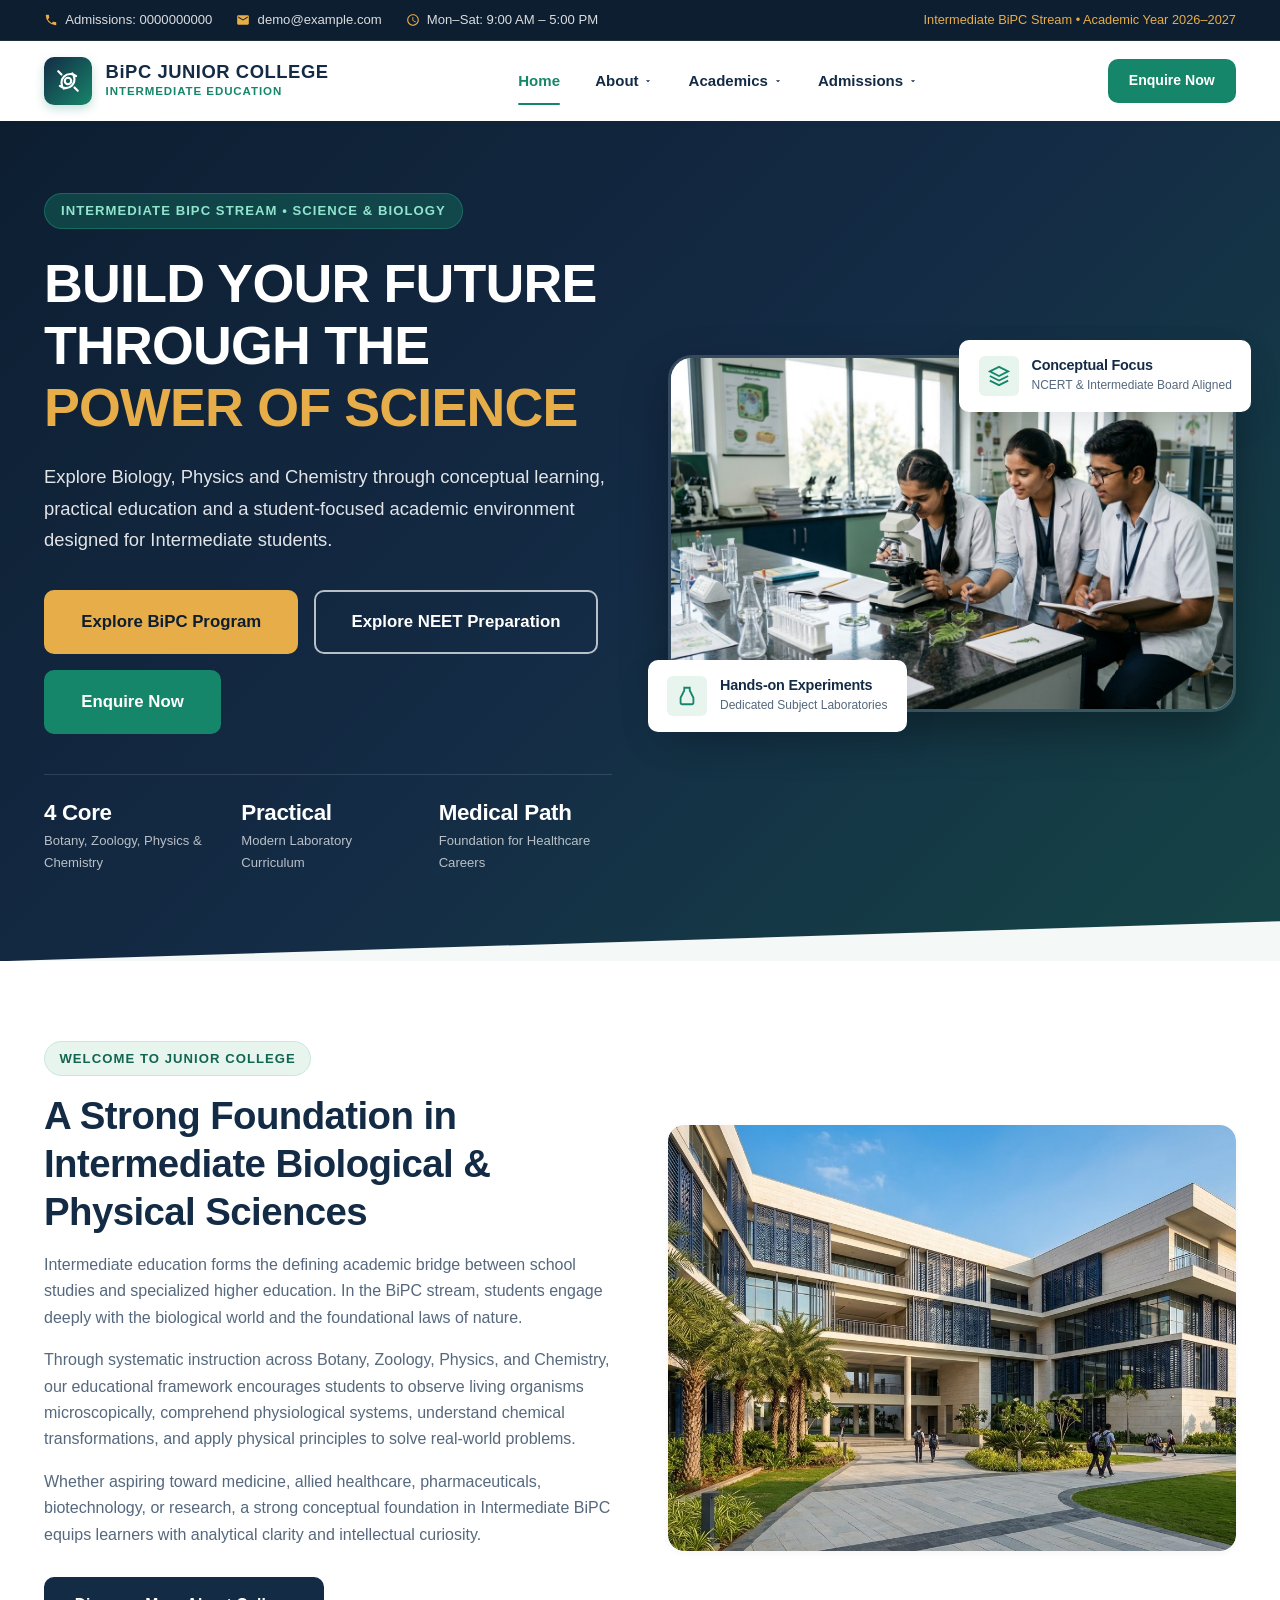
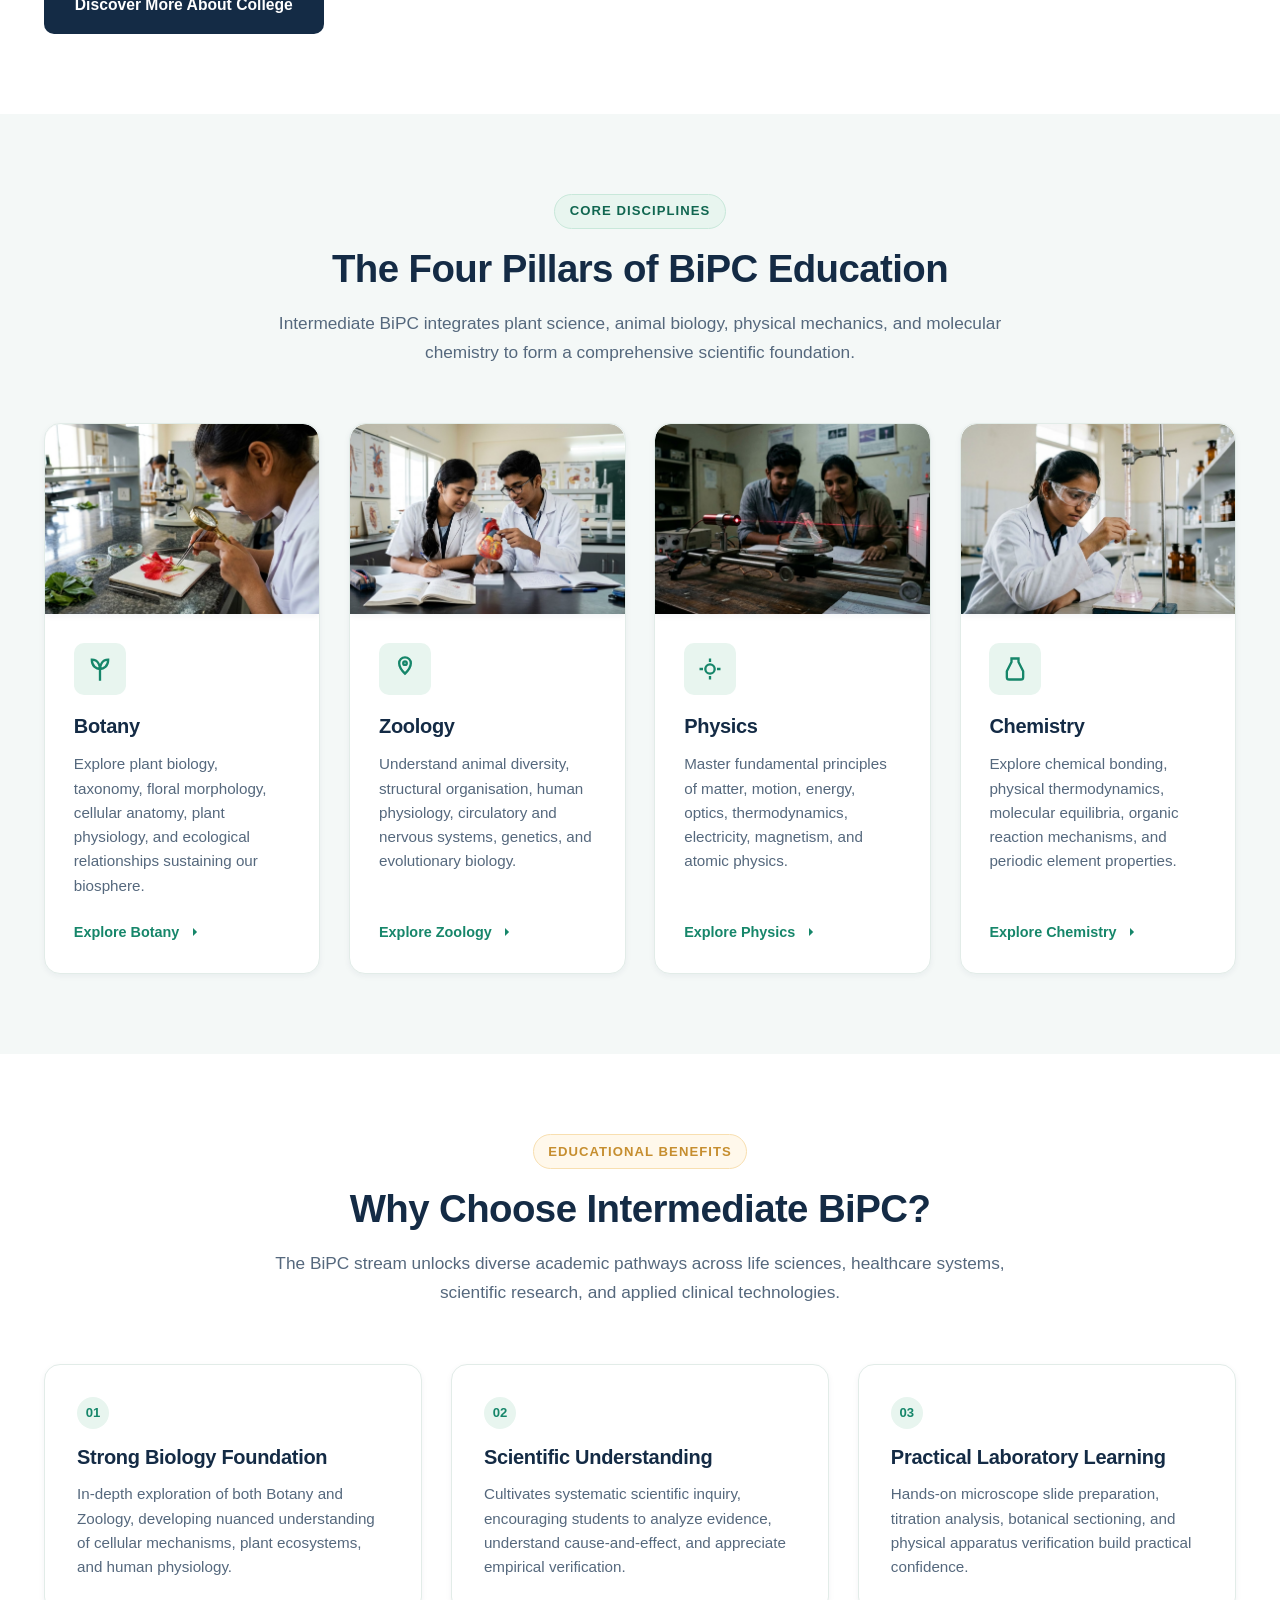
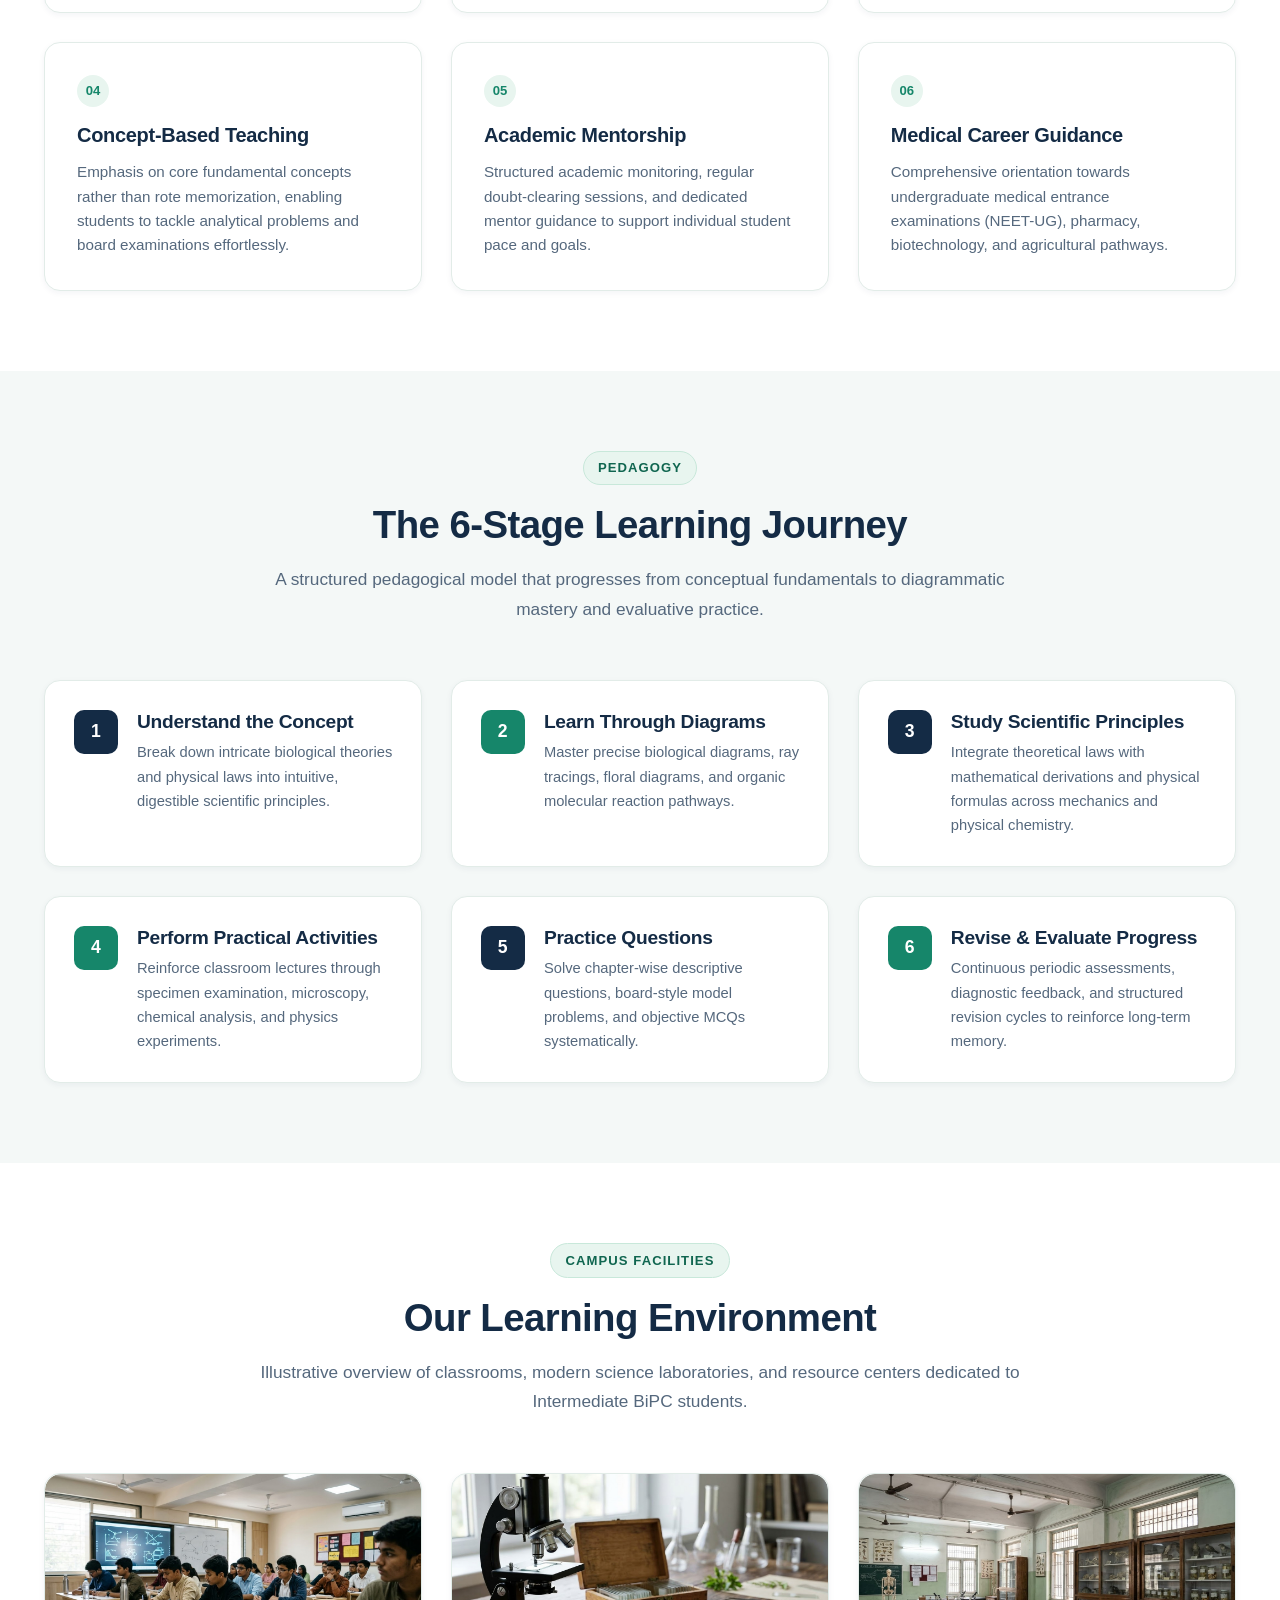
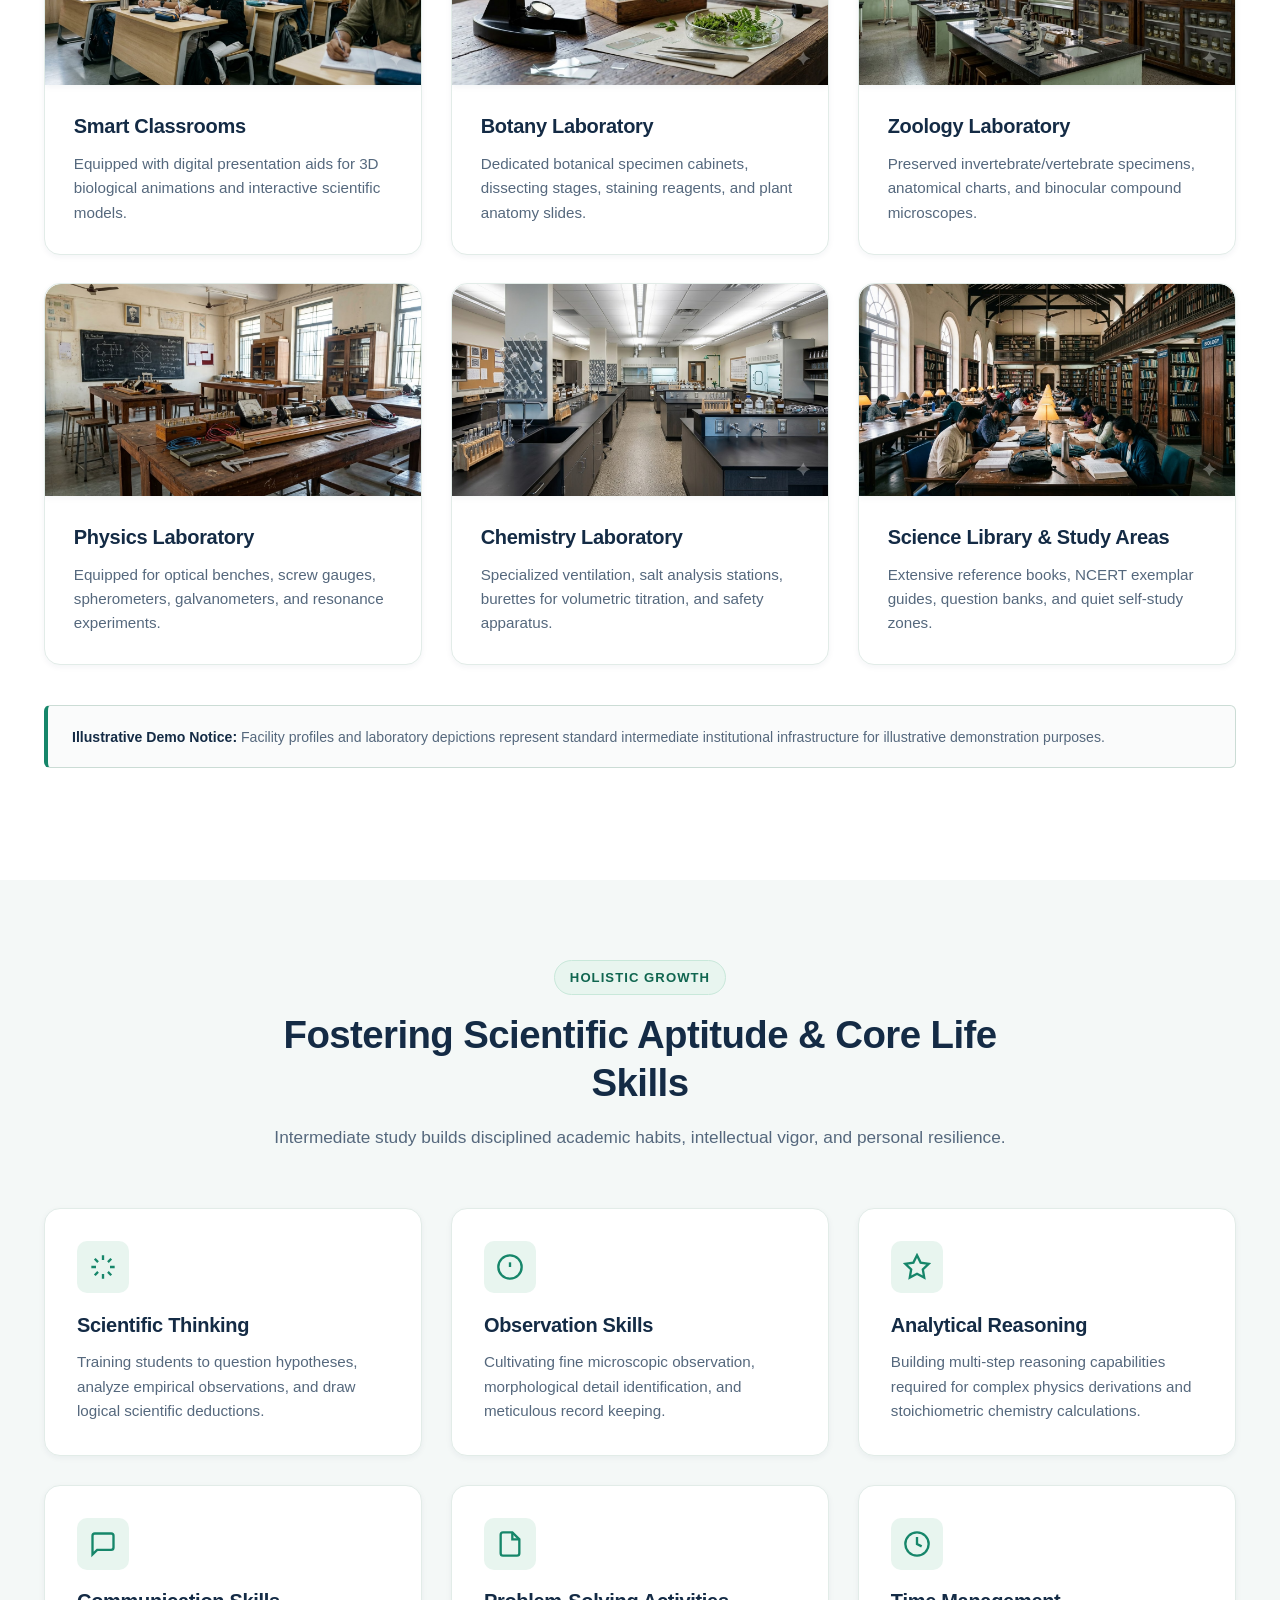
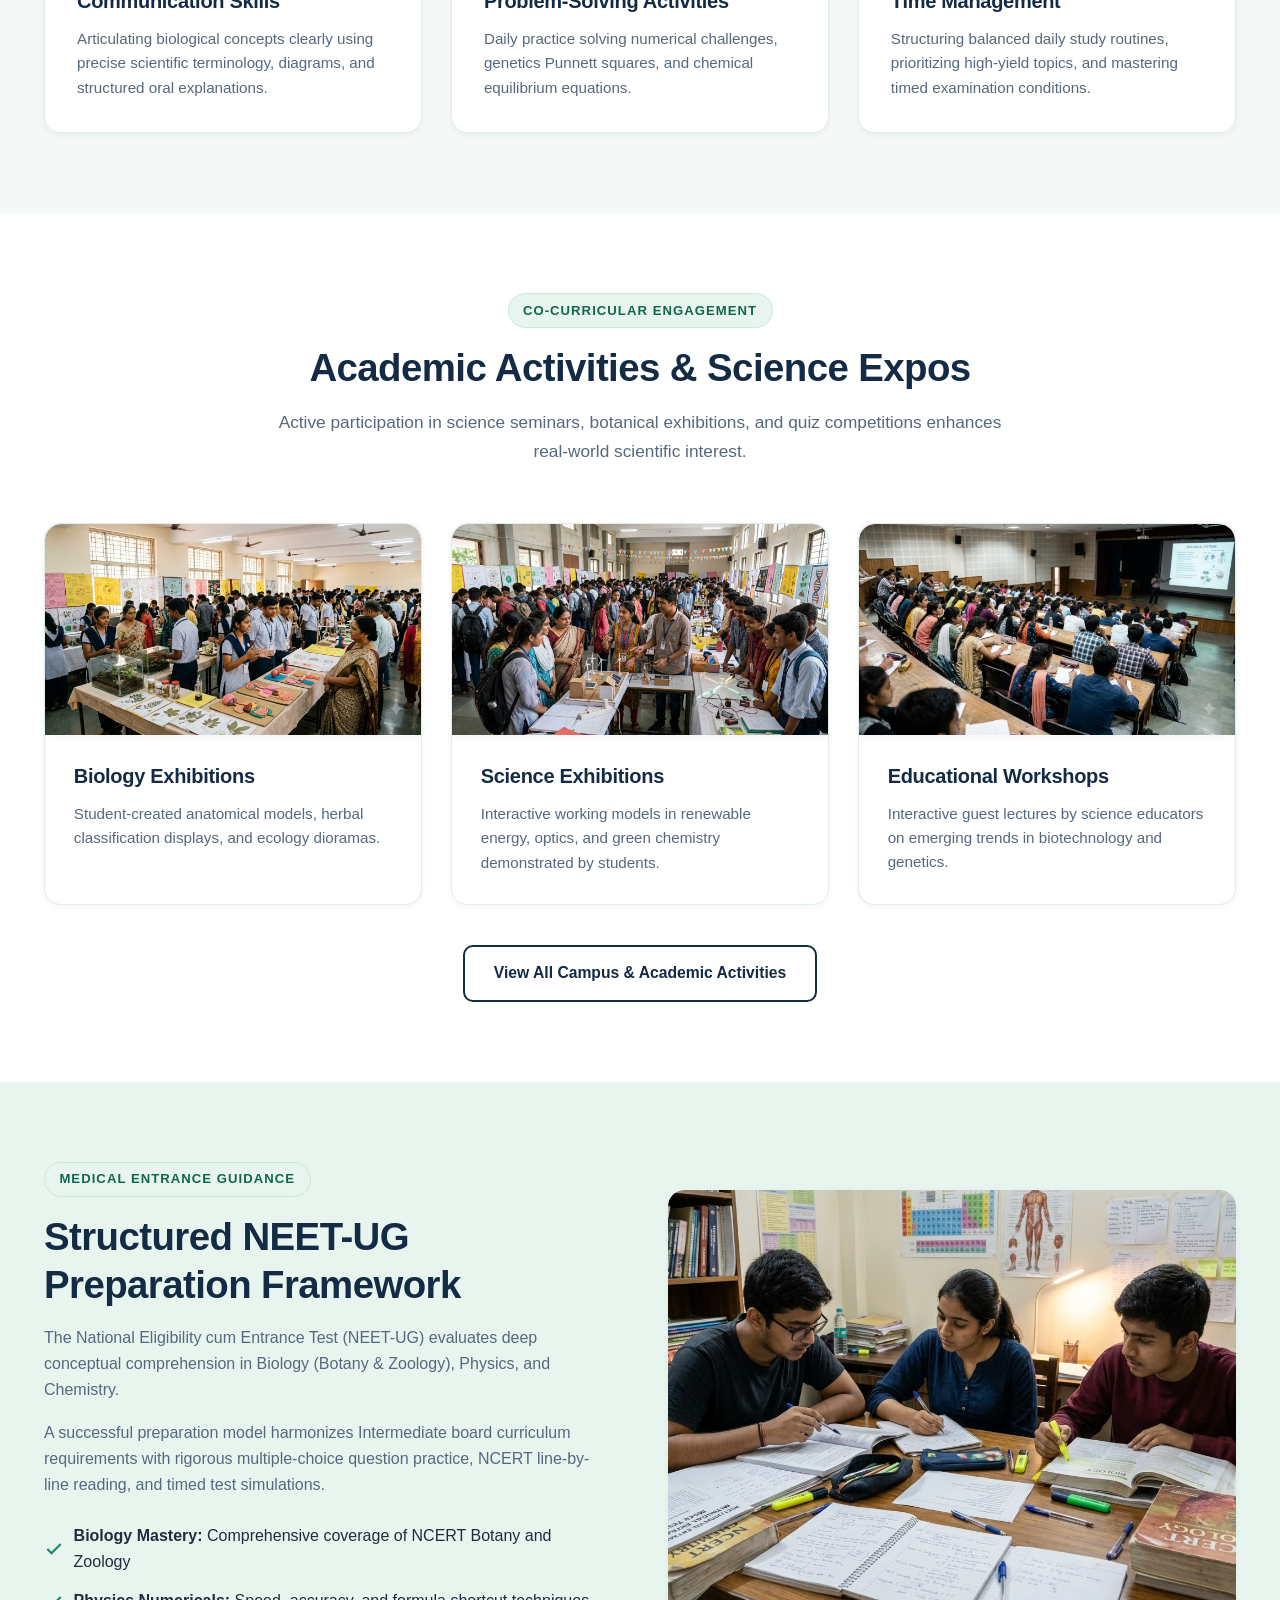
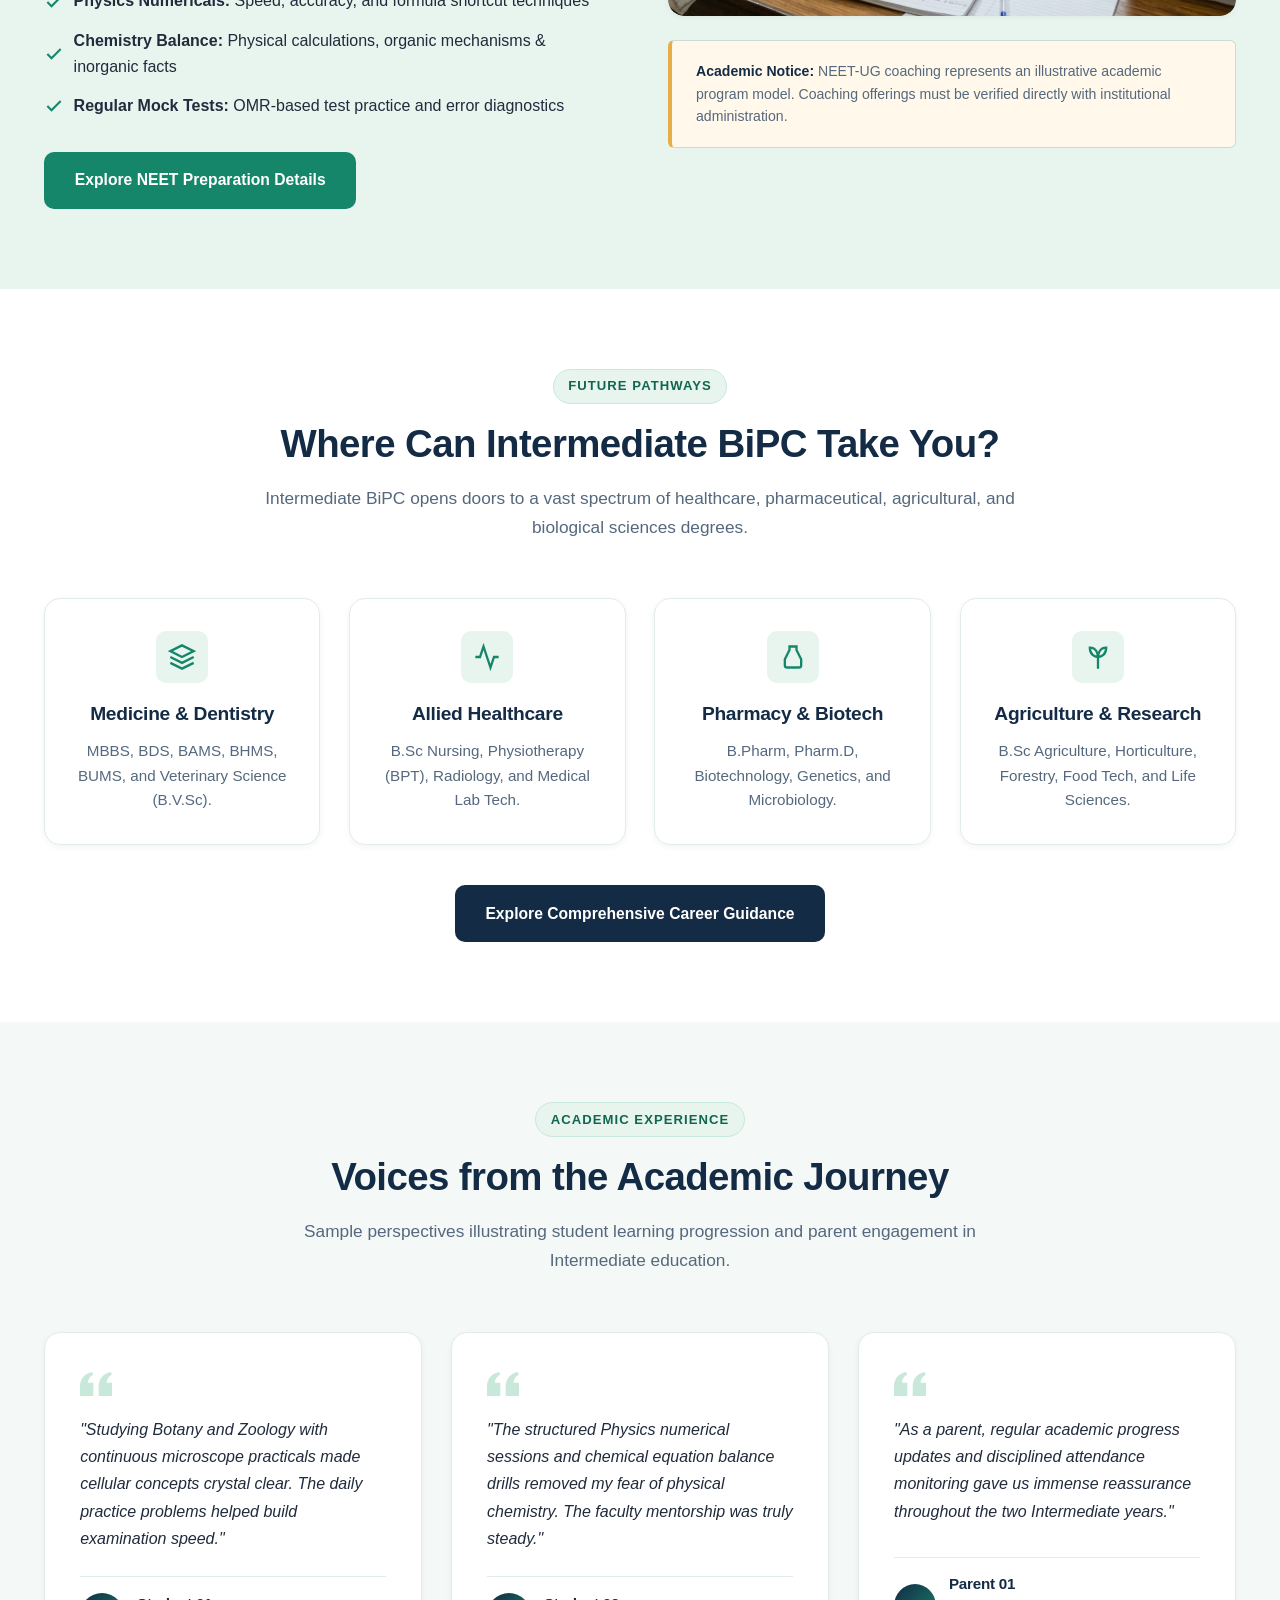
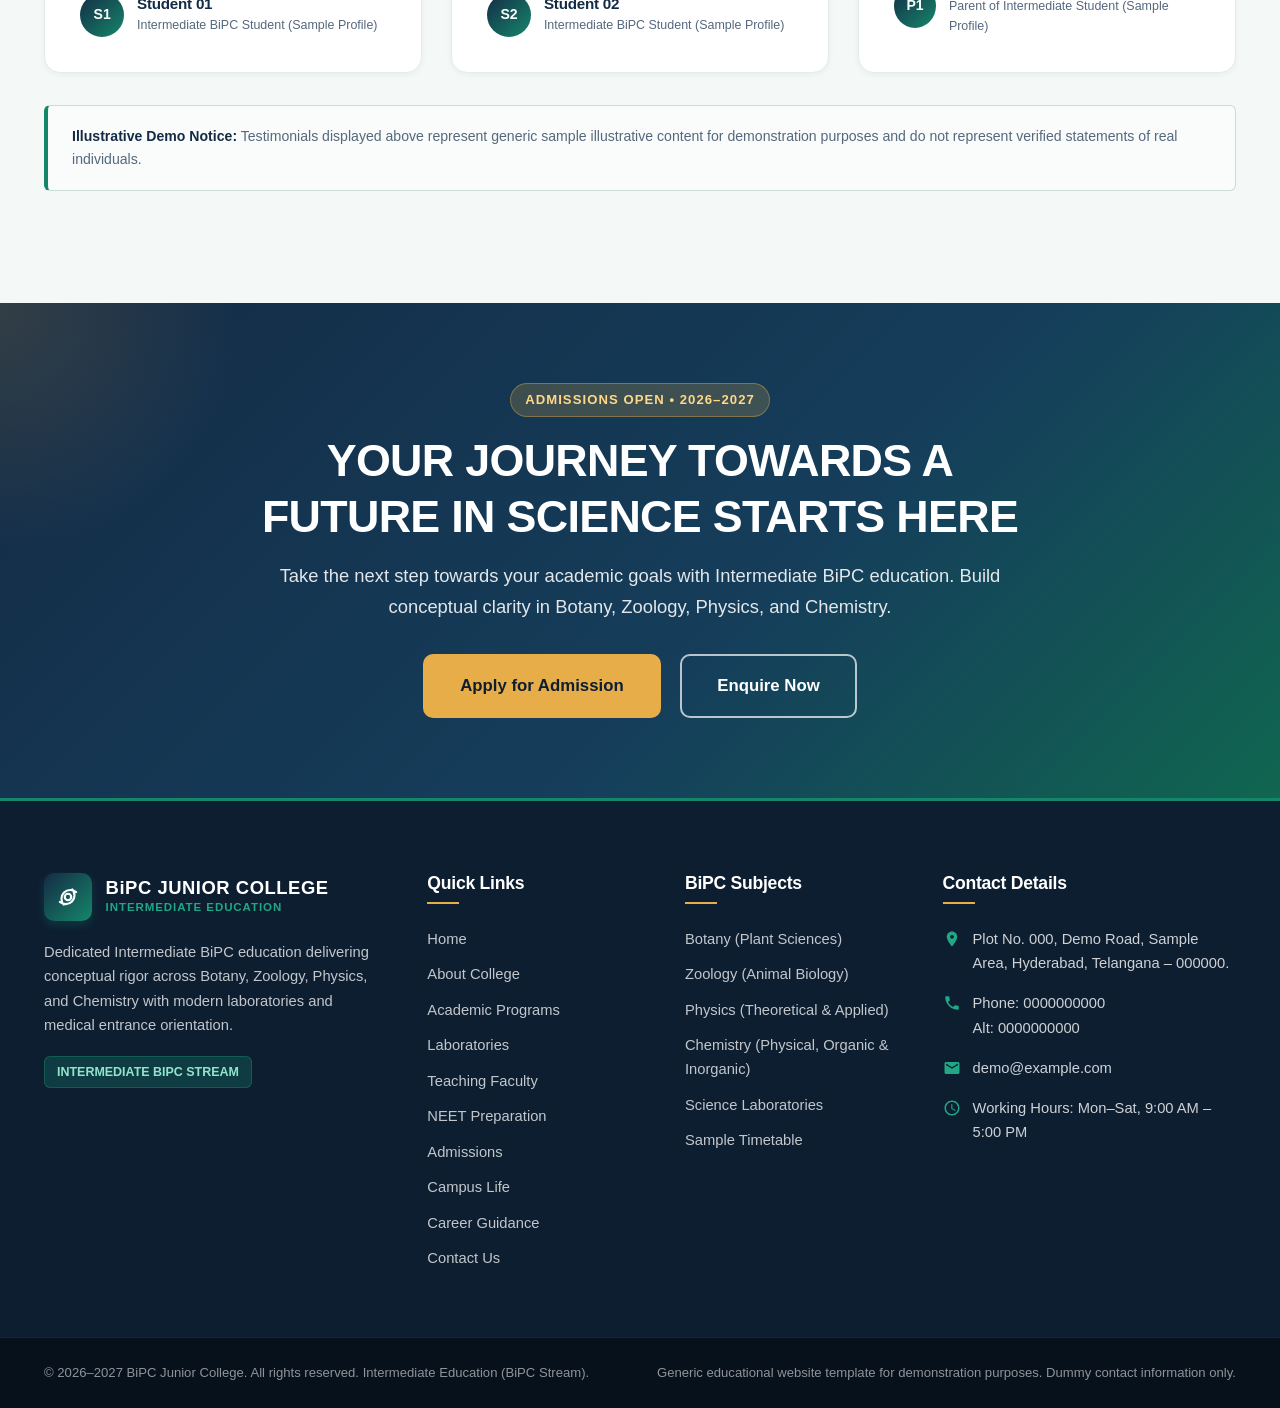
<file: index.html>
﻿<!DOCTYPE html>
<html lang="en">
<head>
  <meta charset="UTF-8">
  <meta name="viewport" content="width=device-width, initial-scale=1.0">
  <title>BiPC Junior College | Intermediate Education (Botany, Zoology, Physics, Chemistry)</title>
  <meta name="description" content="Discover intermediate education in the BiPC stream (Botany, Zoology, Physics, Chemistry) with structured practical learning, conceptual foundation, and NEET-UG guidance.">
  <meta name="keywords" content="BiPC Junior College, Intermediate BiPC, Botany and Zoology, Biology Junior College, Intermediate Biology, NEET Preparation, Junior College Admissions">
  <link rel="stylesheet" href="assets/css/style.css">
  <!-- Generic academic favicon via inline SVG -->
  <link rel="icon" type="image/svg+xml" href="data:image/svg+xml,<svg xmlns='http://www.w3.org/2000/svg' viewBox='0 0 24 24' fill='%2316866A'><path d='M12 2L1 7l11 5 9-4.09V17h2V7L12 2z'/><path d='M3.5 10.5v5c0 3.5 4 6.5 8.5 6.5s8.5-3 8.5-6.5v-5L12 14.5l-8.5-4z'/></svg>">
</head>
<body>

  <!-- Top Bar -->
  <aside class="top-bar" aria-label="Quick Contact Information">
    <div class="container top-bar-inner">
      <div class="top-bar-info">
        <span class="top-bar-item">
          <svg viewBox="0 0 24 24"><path d="M6.62 10.79a15.05 15.05 0 006.59 6.59l2.2-2.2a1 1 0 011.02-.24 11.4 11.4 0 003.58.57 1 1 0 011 1V20a1 1 0 01-1 1A17 17 0 013 4a1 1 0 011-1h3.5a1 1 0 011 1 11.4 11.4 0 00.57 3.58 1 1 0 01-.24 1.02l-2.21 2.19z"/></svg>
          Admissions: 0000000000
        </span>
        <span class="top-bar-item">
          <svg viewBox="0 0 24 24"><path d="M20 4H4c-1.1 0-1.99.9-1.99 2L2 18c0 1.1.9 2 2 2h16c1.1 0 2-.9 2-2V6c0-1.1-.9-2-2-2zm0 4l-8 5-8-5V6l8 5 8-5v2z"/></svg>
          demo@example.com
        </span>
        <span class="top-bar-item">
          <svg viewBox="0 0 24 24"><path d="M11.99 2C6.47 2 2 6.48 2 12s4.47 10 9.99 10C17.52 22 22 17.52 22 12S17.52 2 11.99 2zM12 20c-4.42 0-8-3.58-8-8s3.58-8 8-8 8 3.58 8 8-3.58 8-8 8zm.5-13H11v6l5.25 3.15.75-1.23-4.5-2.67z"/></svg>
          Mon–Sat: 9:00 AM – 5:00 PM
        </span>
      </div>
      <div class="top-bar-notice">
        <span>Intermediate BiPC Stream • Academic Year 2026–2027</span>
      </div>
    </div>
  </aside>

  <!-- Sticky Header -->
  <header class="site-header">
    <div class="container">
      <nav class="navbar" aria-label="Main Navigation">
        <a href="index.html" class="brand-logo" aria-label="BiPC Junior College Homepage">
          <div class="logo-symbol" aria-hidden="true">
            <!-- Academic & Science Symbol: DNA Helix & Flask emblem -->
            <svg viewBox="0 0 24 24"><path d="M4.5 16.5c1.5 1.26 3.5 2 5.5 2 4.42 0 8-3.58 8-8 0-2-.74-4-2-5.5M19.5 7.5C18 6.24 16 5.5 14 5.5c-4.42 0-8 3.58-8 8 0 2 .74 4 2 5.5"/><circle cx="12" cy="12" r="3"/><line x1="3" y1="3" x2="6" y2="6"/><line x1="18" y1="18" x2="21" y2="21"/></svg>
          </div>
          <div class="brand-text">
            <span class="brand-title">BiPC JUNIOR COLLEGE</span>
            <span class="brand-subtitle">Intermediate Education</span>
          </div>
        </a>

                <ul class="nav-menu">
          <li class="nav-item">
            <a href="index.html" class="nav-link active">Home</a>
          </li>

          <li class="nav-item has-dropdown">
            <a href="about.html" class="nav-link" aria-haspopup="true">
              About
              <svg class="arrow" viewBox="0 0 24 24" fill="currentColor"><path d="M7 10l5 5 5-5z"/></svg>
            </a>
            <div class="dropdown-menu">
              <a href="about.html" class="dropdown-item">
                <svg viewBox="0 0 24 24"><path d="M12 2L2 7l10 5 10-5-10-5zM2 17l10 5 10-5M2 12l10 5 10-5"/></svg>
                About College
              </a>
              <a href="faculty.html" class="dropdown-item">
                <svg viewBox="0 0 24 24"><path d="M17 21v-2a4 4 0 00-4-4H5a4 4 0 00-4 4v2"/><circle cx="9" cy="7" r="4"/><path d="M23 21v-2a4 4 0 00-3-3.87M16 3.13a4 4 0 010 7.75"/></svg>
                Faculty &amp; Mentors
              </a>
              <a href="campus-life.html" class="dropdown-item">
                <svg viewBox="0 0 24 24"><path d="M12 2l3.09 6.26L22 9.27l-5 4.87 1.18 6.88L12 17.77l-6.18 3.25L7 14.14 2 9.27l6.91-1.01L12 2z"/></svg>
                Campus Life
              </a>
            </div>
          </li>

          <li class="nav-item has-dropdown">
            <a href="academics.html" class="nav-link" aria-haspopup="true">
              Academics
              <svg class="arrow" viewBox="0 0 24 24" fill="currentColor"><path d="M7 10l5 5 5-5z"/></svg>
            </a>
            <div class="dropdown-menu dropdown-academics">
              <a href="academics.html" class="dropdown-item">
                <svg viewBox="0 0 24 24"><path d="M2 3h6a4 4 0 014 4v14a3 3 0 00-3-3H2z"/><path d="M22 3h-6a4 4 0 00-4 4v14a3 3 0 013-3h7z"/></svg>
                Academic Programs
              </a>
              <a href="subjects.html" class="dropdown-item">
                <svg viewBox="0 0 24 24"><rect x="3" y="3" width="7" height="7"/><rect x="14" y="3" width="7" height="7"/><rect x="14" y="14" width="7" height="7"/><rect x="3" y="14" width="7" height="7"/></svg>
                BiPC Subjects Overview
              </a>
              <div class="dropdown-divider"></div>
              <div class="dropdown-header">BiPC Core Subjects</div>
              <a href="botany.html" class="dropdown-item">
                <svg viewBox="0 0 24 24"><path d="M12 22V12M12 12C9 12 5 10 5 4c6 0 7 6 7 8zm0 0c3 0 7-2 7-8-6 0-7 6-7 8z"/></svg>
                Botany
              </a>
              <a href="zoology.html" class="dropdown-item">
                <svg viewBox="0 0 24 24"><path d="M12 2a5 5 0 015 5c0 4-5 9-5 9s-5-5-5-9a5 5 0 015-5z"/><circle cx="12" cy="7" r="1.5"/></svg>
                Zoology
              </a>
              <a href="physics.html" class="dropdown-item">
                <svg viewBox="0 0 24 24"><circle cx="12" cy="12" r="4"/><path d="M3 12h3M18 12h3M12 3v3M12 18v3"/></svg>
                Physics
              </a>
              <a href="chemistry.html" class="dropdown-item">
                <svg viewBox="0 0 24 24"><path d="M9 3h6v3l4 8v5a2 2 0 01-2 2H7a2 2 0 01-2-2v-5l4-8V3z"/></svg>
                Chemistry
              </a>
              <div class="dropdown-divider"></div>
              <a href="laboratories.html" class="dropdown-item">
                <svg viewBox="0 0 24 24"><path d="M10 2v7.31L4.2 19.46A2 2 0 005.9 22h12.2a2 2 0 001.7-2.54L14 9.31V2"/></svg>
                Laboratories
              </a>
              <a href="neet-preparation.html" class="dropdown-item">
                <svg viewBox="0 0 24 24"><circle cx="12" cy="12" r="10"/><circle cx="12" cy="12" r="6"/><circle cx="12" cy="12" r="2"/></svg>
                NEET Preparation
              </a>
            </div>
          </li>

          <li class="nav-item has-dropdown">
            <a href="admissions.html" class="nav-link" aria-haspopup="true">
              Admissions
              <svg class="arrow" viewBox="0 0 24 24" fill="currentColor"><path d="M7 10l5 5 5-5z"/></svg>
            </a>
            <div class="dropdown-menu">
              <a href="admissions.html" class="dropdown-item">
                <svg viewBox="0 0 24 24"><path d="M9 11l3 3L22 4"/><path d="M21 12v7a2 2 0 01-2 2H5a2 2 0 01-2-2V5a2 2 0 012-2h11"/></svg>
                Admissions Process
              </a>
              <a href="career-guidance.html" class="dropdown-item">
                <svg viewBox="0 0 24 24"><circle cx="12" cy="12" r="10"/><polygon points="16.24 7.76 14.12 14.12 7.76 16.24 9.88 9.88 16.24 7.76"/></svg>
                Career Opportunities
              </a>
              <a href="contact.html" class="dropdown-item">
                <svg viewBox="0 0 24 24"><path d="M22 16.92v3a2 2 0 01-2.18 2 19.79 19.79 0 01-8.63-3.07 19.5 19.5 0 01-6-6 19.79 19.79 0 01-3.07-8.67A2 2 0 014.11 2h3a2 2 0 012 1.72 12.84 12.84 0 00.7 2.81 2 2 0 01-.45 2.11L8.09 9.91a16 16 0 006 6l1.27-1.27a2 2 0 012.11-.45 12.84 12.84 0 002.81.7A2 2 0 0122 16.92z"/></svg>
                Contact Us
              </a>
            </div>
          </li>
        </ul>

        <div class="header-cta">
          <a href="contact.html" class="btn btn-primary btn-sm">Enquire Now</a>
        </div>

        <button class="mobile-toggle" aria-label="Toggle navigation menu" aria-expanded="false">
          <svg viewBox="0 0 24 24"><path d="M3 18h18v-2H3v2zm0-5h18v-2H3v2zm0-7v2h18V6H3z"/></svg>
        </button>
      </nav>
    </div>
  </header>

  <main>
    <!-- Section 1: Hero Section -->
    <section class="hero" aria-label="Hero Introduction">
      <div class="container">
        <div class="hero-grid">
          <div class="hero-content">
            <div class="hero-tag">Intermediate BiPC Stream • Science &amp; Biology</div>
            <h1 class="hero-title">BUILD YOUR FUTURE THROUGH THE <span>POWER OF SCIENCE</span></h1>
            <p class="hero-desc">
              Explore Biology, Physics and Chemistry through conceptual learning, practical education and a student-focused academic environment designed for Intermediate students.
            </p>
            <div class="hero-actions">
              <a href="academics.html" class="btn btn-gold btn-lg">Explore BiPC Program</a>
              <a href="neet-preparation.html" class="btn btn-outline-white btn-lg">Explore NEET Preparation</a>
              <a href="contact.html" class="btn btn-primary btn-lg">Enquire Now</a>
            </div>
            <div class="hero-stats">
              <div class="stat-item">
                <h3>4 Core</h3>
                <p>Botany, Zoology, Physics &amp; Chemistry</p>
              </div>
              <div class="stat-item">
                <h3>Practical</h3>
                <p>Modern Laboratory Curriculum</p>
              </div>
              <div class="stat-item">
                <h3>Medical Path</h3>
                <p>Foundation for Healthcare Careers</p>
              </div>
            </div>
          </div>

          <div class="hero-visual-wrap">
            <div class="hero-visual">
              <div class="img-frame ratio-hero">
                <img src="images/hero-bipc-college.jpeg" alt="BiPC Junior College students collaborating in science laboratory" class="site-img" loading="eager">
              </div>
            </div>

            <!-- Floating Academic Cards -->
            <div class="hero-float-card top-right">
              <div class="float-icon">
                <svg viewBox="0 0 24 24" fill="none" stroke="currentColor" stroke-width="2"><path d="M12 2L2 7l10 5 10-5-10-5zM2 17l10 5 10-5M2 12l10 5 10-5"/></svg>
              </div>
              <div class="float-info">
                <h5>Conceptual Focus</h5>
                <p>NCERT &amp; Intermediate Board Aligned</p>
              </div>
            </div>

            <div class="hero-float-card bottom-left">
              <div class="float-icon">
                <svg viewBox="0 0 24 24" fill="none" stroke="currentColor" stroke-width="2"><path d="M9 3h6v3l4 8v5a2 2 0 01-2 2H7a2 2 0 01-2-2v-5l4-8V3z"/></svg>
              </div>
              <div class="float-info">
                <h5>Hands-on Experiments</h5>
                <p>Dedicated Subject Laboratories</p>
              </div>
            </div>
          </div>
        </div>
      </div>
    </section>

    <!-- Section 2: Welcome to BiPC Junior College -->
    <section class="section bg-white" aria-label="Welcome Introduction">
      <div class="container">
        <div class="grid grid-2" style="align-items: center; gap: 3.5rem;">
          <div>
            <span class="section-tag">Welcome to Junior College</span>
            <h2 class="section-title">A Strong Foundation in Intermediate Biological &amp; Physical Sciences</h2>
            <p>
              Intermediate education forms the defining academic bridge between school studies and specialized higher education. In the BiPC stream, students engage deeply with the biological world and the foundational laws of nature.
            </p>
            <p>
              Through systematic instruction across Botany, Zoology, Physics, and Chemistry, our educational framework encourages students to observe living organisms microscopically, comprehend physiological systems, understand chemical transformations, and apply physical principles to solve real-world problems.
            </p>
            <p>
              Whether aspiring toward medicine, allied healthcare, pharmaceuticals, biotechnology, or research, a strong conceptual foundation in Intermediate BiPC equips learners with analytical clarity and intellectual curiosity.
            </p>
            <div style="margin-top: 1.8rem;">
              <a href="about.html" class="btn btn-navy">Discover More About College</a>
            </div>
          </div>

          <div>
            <div class="img-frame ratio-4-3" style="min-height: 340px;">
              <img src="images/campus-building.jpeg" alt="Academic Environment and Campus Building" class="site-img" loading="lazy">
            </div>
          </div>
        </div>
      </div>
    </section>

    <!-- Section 3: Our BiPC Program -->
    <section class="section bg-light" aria-label="BiPC Academic Program">
      <div class="container">
        <div class="section-header">
          <span class="section-tag">Core Disciplines</span>
          <h2 class="section-title">The Four Pillars of BiPC Education</h2>
          <p class="section-desc">Intermediate BiPC integrates plant science, animal biology, physical mechanics, and molecular chemistry to form a comprehensive scientific foundation.</p>
        </div>

        <div class="grid grid-4">
          <!-- Card 1: Botany -->
          <div class="card">
            <div class="img-frame ratio-card">
              <img src="images/botany-learning.jpeg" alt="Botany Learning and Plant Biology" class="site-img" loading="lazy">
            </div>
            <div class="card-body">
              <div class="card-icon">
                <svg viewBox="0 0 24 24"><path d="M12 22V12M12 12C9 12 5 10 5 4c6 0 7 6 7 8zm0 0c3 0 7-2 7-8-6 0-7 6-7 8z"/></svg>
              </div>
              <h3 class="card-title">Botany</h3>
              <p class="card-text">Explore plant biology, taxonomy, floral morphology, cellular anatomy, plant physiology, and ecological relationships sustaining our biosphere.</p>
              <a href="botany.html" class="card-footer-link">
                Explore Botany
                <svg viewBox="0 0 24 24" fill="currentColor"><path d="M5 12h14M12 5l7 7-7 7"/></svg>
              </a>
            </div>
          </div>

          <!-- Card 2: Zoology -->
          <div class="card">
            <div class="img-frame ratio-card">
              <img src="images/zoology-learning.jpeg" alt="Zoology and Animal Physiology" class="site-img" loading="lazy">
            </div>
            <div class="card-body">
              <div class="card-icon">
                <svg viewBox="0 0 24 24"><path d="M12 2a5 5 0 015 5c0 4-5 9-5 9s-5-5-5-9a5 5 0 015-5z"/><circle cx="12" cy="7" r="1.5"/></svg>
              </div>
              <h3 class="card-title">Zoology</h3>
              <p class="card-text">Understand animal diversity, structural organisation, human physiology, circulatory and nervous systems, genetics, and evolutionary biology.</p>
              <a href="zoology.html" class="card-footer-link">
                Explore Zoology
                <svg viewBox="0 0 24 24" fill="currentColor"><path d="M5 12h14M12 5l7 7-7 7"/></svg>
              </a>
            </div>
          </div>

          <!-- Card 3: Physics -->
          <div class="card">
            <div class="img-frame ratio-card">
              <img src="images/physics-classroom.jpeg" alt="Physics Principles and Optics" class="site-img" loading="lazy">
            </div>
            <div class="card-body">
              <div class="card-icon">
                <svg viewBox="0 0 24 24"><circle cx="12" cy="12" r="4"/><path d="M3 12h3M18 12h3M12 3v3M12 18v3"/></svg>
              </div>
              <h3 class="card-title">Physics</h3>
              <p class="card-text">Master fundamental principles of matter, motion, energy, optics, thermodynamics, electricity, magnetism, and atomic physics.</p>
              <a href="physics.html" class="card-footer-link">
                Explore Physics
                <svg viewBox="0 0 24 24" fill="currentColor"><path d="M5 12h14M12 5l7 7-7 7"/></svg>
              </a>
            </div>
          </div>

          <!-- Card 4: Chemistry -->
          <div class="card">
            <div class="img-frame ratio-card">
              <img src="images/chemistry-classroom.jpeg" alt="Chemistry Experiments and Molecular Models" class="site-img" loading="lazy">
            </div>
            <div class="card-body">
              <div class="card-icon">
                <svg viewBox="0 0 24 24"><path d="M9 3h6v3l4 8v5a2 2 0 01-2 2H7a2 2 0 01-2-2v-5l4-8V3z"/></svg>
              </div>
              <h3 class="card-title">Chemistry</h3>
              <p class="card-text">Explore chemical bonding, physical thermodynamics, molecular equilibria, organic reaction mechanisms, and periodic element properties.</p>
              <a href="chemistry.html" class="card-footer-link">
                Explore Chemistry
                <svg viewBox="0 0 24 24" fill="currentColor"><path d="M5 12h14M12 5l7 7-7 7"/></svg>
              </a>
            </div>
          </div>
        </div>
      </div>
    </section>

    <!-- Section 4: Why Choose BiPC? -->
    <section class="section bg-white" aria-label="Why Choose BiPC Stream">
      <div class="container">
        <div class="section-header">
          <span class="section-tag tag-gold">Educational Benefits</span>
          <h2 class="section-title">Why Choose Intermediate BiPC?</h2>
          <p class="section-desc">The BiPC stream unlocks diverse academic pathways across life sciences, healthcare systems, scientific research, and applied clinical technologies.</p>
        </div>

        <div class="grid grid-3">
          <div class="feature-card">
            <div class="feature-number">01</div>
            <h3 class="card-title">Strong Biology Foundation</h3>
            <p class="card-text">In-depth exploration of both Botany and Zoology, developing nuanced understanding of cellular mechanisms, plant ecosystems, and human physiology.</p>
          </div>

          <div class="feature-card">
            <div class="feature-number">02</div>
            <h3 class="card-title">Scientific Understanding</h3>
            <p class="card-text">Cultivates systematic scientific inquiry, encouraging students to analyze evidence, understand cause-and-effect, and appreciate empirical verification.</p>
          </div>

          <div class="feature-card">
            <div class="feature-number">03</div>
            <h3 class="card-title">Practical Laboratory Learning</h3>
            <p class="card-text">Hands-on microscope slide preparation, titration analysis, botanical sectioning, and physical apparatus verification build practical confidence.</p>
          </div>

          <div class="feature-card">
            <div class="feature-number">04</div>
            <h3 class="card-title">Concept-Based Teaching</h3>
            <p class="card-text">Emphasis on core fundamental concepts rather than rote memorization, enabling students to tackle analytical problems and board examinations effortlessly.</p>
          </div>

          <div class="feature-card">
            <div class="feature-number">05</div>
            <h3 class="card-title">Academic Mentorship</h3>
            <p class="card-text">Structured academic monitoring, regular doubt-clearing sessions, and dedicated mentor guidance to support individual student pace and goals.</p>
          </div>

          <div class="feature-card">
            <div class="feature-number">06</div>
            <h3 class="card-title">Medical Career Guidance</h3>
            <p class="card-text">Comprehensive orientation towards undergraduate medical entrance examinations (NEET-UG), pharmacy, biotechnology, and agricultural pathways.</p>
          </div>
        </div>
      </div>
    </section>

    <!-- Section 5: Academic Learning Approach -->
    <section class="section bg-light" aria-label="Academic Learning Approach">
      <div class="container">
        <div class="section-header">
          <span class="section-tag">Pedagogy</span>
          <h2 class="section-title">The 6-Stage Learning Journey</h2>
          <p class="section-desc">A structured pedagogical model that progresses from conceptual fundamentals to diagrammatic mastery and evaluative practice.</p>
        </div>

        <div class="grid grid-3">
          <div class="step-card">
            <div class="step-number">1</div>
            <div class="step-content">
              <h4>Understand the Concept</h4>
              <p>Break down intricate biological theories and physical laws into intuitive, digestible scientific principles.</p>
            </div>
          </div>

          <div class="step-card">
            <div class="step-number">2</div>
            <div class="step-content">
              <h4>Learn Through Diagrams</h4>
              <p>Master precise biological diagrams, ray tracings, floral diagrams, and organic molecular reaction pathways.</p>
            </div>
          </div>

          <div class="step-card">
            <div class="step-number">3</div>
            <div class="step-content">
              <h4>Study Scientific Principles</h4>
              <p>Integrate theoretical laws with mathematical derivations and physical formulas across mechanics and physical chemistry.</p>
            </div>
          </div>

          <div class="step-card">
            <div class="step-number">4</div>
            <div class="step-content">
              <h4>Perform Practical Activities</h4>
              <p>Reinforce classroom lectures through specimen examination, microscopy, chemical analysis, and physics experiments.</p>
            </div>
          </div>

          <div class="step-card">
            <div class="step-number">5</div>
            <div class="step-content">
              <h4>Practice Questions</h4>
              <p>Solve chapter-wise descriptive questions, board-style model problems, and objective MCQs systematically.</p>
            </div>
          </div>

          <div class="step-card">
            <div class="step-number">6</div>
            <div class="step-content">
              <h4>Revise &amp; Evaluate Progress</h4>
              <p>Continuous periodic assessments, diagnostic feedback, and structured revision cycles to reinforce long-term memory.</p>
            </div>
          </div>
        </div>
      </div>
    </section>

    <!-- Section 6: Learning Environment -->
    <section class="section bg-white" aria-label="Learning Facilities & Environment">
      <div class="container">
        <div class="section-header">
          <span class="section-tag">Campus Facilities</span>
          <h2 class="section-title">Our Learning Environment</h2>
          <p class="section-desc">Illustrative overview of classrooms, modern science laboratories, and resource centers dedicated to Intermediate BiPC students.</p>
        </div>

        <div class="grid grid-3">
          <!-- Card 1 -->
          <div class="card">
            <div class="img-frame ratio-card">
              <img src="images/students-classroom.jpeg" alt="Smart Classrooms with Digital Aids" class="site-img" loading="lazy">
            </div>
            <div class="card-body">
              <h4 class="card-title">Smart Classrooms</h4>
              <p class="card-text">Equipped with digital presentation aids for 3D biological animations and interactive scientific models.</p>
            </div>
          </div>

          <!-- Card 2 -->
          <div class="card">
            <div class="img-frame ratio-card">
              <img src="images/botany-laboratory.jpeg" alt="Botany Laboratory Workstations and Microscopes" class="site-img" loading="lazy">
            </div>
            <div class="card-body">
              <h4 class="card-title">Botany Laboratory</h4>
              <p class="card-text">Dedicated botanical specimen cabinets, dissecting stages, staining reagents, and plant anatomy slides.</p>
            </div>
          </div>

          <!-- Card 3 -->
          <div class="card">
            <div class="img-frame ratio-card">
              <img src="images/zoology-laboratory.jpeg" alt="Zoology Museum Specimens and Models" class="site-img" loading="lazy">
            </div>
            <div class="card-body">
              <h4 class="card-title">Zoology Laboratory</h4>
              <p class="card-text">Preserved invertebrate/vertebrate specimens, anatomical charts, and binocular compound microscopes.</p>
            </div>
          </div>

          <!-- Card 4 -->
          <div class="card">
            <div class="img-frame ratio-card">
              <img src="images/physics-laboratory.jpeg" alt="Physics Laboratory Optical and Electrical Benches" class="site-img" loading="lazy">
            </div>
            <div class="card-body">
              <h4 class="card-title">Physics Laboratory</h4>
              <p class="card-text">Equipped for optical benches, screw gauges, spherometers, galvanometers, and resonance experiments.</p>
            </div>
          </div>

          <!-- Card 5 -->
          <div class="card">
            <div class="img-frame ratio-card">
              <img src="images/chemistry-laboratory.jpeg" alt="Chemistry Laboratory Workstations and Reagents" class="site-img" loading="lazy">
            </div>
            <div class="card-body">
              <h4 class="card-title">Chemistry Laboratory</h4>
              <p class="card-text">Specialized ventilation, salt analysis stations, burettes for volumetric titration, and safety apparatus.</p>
            </div>
          </div>

          <!-- Card 6 -->
          <div class="card">
            <div class="img-frame ratio-card">
              <img src="images/library.jpeg" alt="Science Library and Quiet Study Areas" class="site-img" loading="lazy">
            </div>
            <div class="card-body">
              <h4 class="card-title">Science Library &amp; Study Areas</h4>
              <p class="card-text">Extensive reference books, NCERT exemplar guides, question banks, and quiet self-study zones.</p>
            </div>
          </div>
        </div>

        <div class="disclaimer-box" style="margin-top: 2.5rem;">
          <strong>Illustrative Demo Notice:</strong> Facility profiles and laboratory depictions represent standard intermediate institutional infrastructure for illustrative demonstration purposes.
        </div>
      </div>
    </section>

    <!-- Section 7: Student Development -->
    <section class="section bg-light" aria-label="Student Development Focus">
      <div class="container">
        <div class="section-header">
          <span class="section-tag">Holistic Growth</span>
          <h2 class="section-title">Fostering Scientific Aptitude &amp; Core Life Skills</h2>
          <p class="section-desc">Intermediate study builds disciplined academic habits, intellectual vigor, and personal resilience.</p>
        </div>

        <div class="grid grid-3">
          <div class="feature-card">
            <div class="card-icon"><svg viewBox="0 0 24 24"><path d="M12 2v4M12 18v4M4.93 4.93l2.83 2.83M16.24 16.24l2.83 2.83M2 12h4M18 12h4M4.93 19.07l2.83-2.83M16.24 7.76l2.83-2.83"/></svg></div>
            <h3 class="card-title">Scientific Thinking</h3>
            <p class="card-text">Training students to question hypotheses, analyze empirical observations, and draw logical scientific deductions.</p>
          </div>

          <div class="feature-card">
            <div class="card-icon"><svg viewBox="0 0 24 24"><circle cx="12" cy="12" r="10"/><line x1="12" y1="8" x2="12" y2="12"/><line x1="12" y1="16" x2="12.01" y2="16"/></svg></div>
            <h3 class="card-title">Observation Skills</h3>
            <p class="card-text">Cultivating fine microscopic observation, morphological detail identification, and meticulous record keeping.</p>
          </div>

          <div class="feature-card">
            <div class="card-icon"><svg viewBox="0 0 24 24"><polygon points="12 2 15.09 8.26 22 9.27 17 14.14 18.18 21.02 12 17.77 5.82 21.02 7 14.14 2 9.27 8.91 8.26 12 2"/></svg></div>
            <h3 class="card-title">Analytical Reasoning</h3>
            <p class="card-text">Building multi-step reasoning capabilities required for complex physics derivations and stoichiometric chemistry calculations.</p>
          </div>

          <div class="feature-card">
            <div class="card-icon"><svg viewBox="0 0 24 24"><path d="M21 15a2 2 0 0 1-2 2H7l-4 4V5a2 2 0 0 1 2-2h14a2 2 0 0 1 2 2z"/></svg></div>
            <h3 class="card-title">Communication Skills</h3>
            <p class="card-text">Articulating biological concepts clearly using precise scientific terminology, diagrams, and structured oral explanations.</p>
          </div>

          <div class="feature-card">
            <div class="card-icon"><svg viewBox="0 0 24 24"><path d="M14 2H6a2 2 0 0 0-2 2v16a2 2 0 0 0 2 2h12a2 2 0 0 0 2-2V8z"/><polyline points="14 2 14 8 20 8"/></svg></div>
            <h3 class="card-title">Problem-Solving Activities</h3>
            <p class="card-text">Daily practice solving numerical challenges, genetics Punnett squares, and chemical equilibrium equations.</p>
          </div>

          <div class="feature-card">
            <div class="card-icon"><svg viewBox="0 0 24 24"><circle cx="12" cy="12" r="10"/><polyline points="12 6 12 12 16 14"/></svg></div>
            <h3 class="card-title">Time Management</h3>
            <p class="card-text">Structuring balanced daily study routines, prioritizing high-yield topics, and mastering timed examination conditions.</p>
          </div>
        </div>
      </div>
    </section>

    <!-- Section 8: Academic Activities -->
    <section class="section bg-white" aria-label="Academic Activities">
      <div class="container">
        <div class="section-header">
          <span class="section-tag">Co-Curricular Engagement</span>
          <h2 class="section-title">Academic Activities &amp; Science Expos</h2>
          <p class="section-desc">Active participation in science seminars, botanical exhibitions, and quiz competitions enhances real-world scientific interest.</p>
        </div>

        <div class="grid grid-3">
          <div class="card">
            <div class="img-frame ratio-card">
              <img src="images/biology-exhibition.jpeg" alt="Biology Exhibition and Student Models" class="site-img" loading="lazy">
            </div>
            <div class="card-body">
              <h4 class="card-title">Biology Exhibitions</h4>
              <p class="card-text">Student-created anatomical models, herbal classification displays, and ecology dioramas.</p>
            </div>
          </div>

          <div class="card">
            <div class="img-frame ratio-card">
              <img src="images/science-exhibition.jpeg" alt="Science Expo and Working Experimental Models" class="site-img" loading="lazy">
            </div>
            <div class="card-body">
              <h4 class="card-title">Science Exhibitions</h4>
              <p class="card-text">Interactive working models in renewable energy, optics, and green chemistry demonstrated by students.</p>
            </div>
          </div>

          <div class="card">
            <div class="img-frame ratio-card">
              <img src="images/student-workshop.jpeg" alt="Educational Science Workshops" class="site-img" loading="lazy">
            </div>
            <div class="card-body">
              <h4 class="card-title">Educational Workshops</h4>
              <p class="card-text">Interactive guest lectures by science educators on emerging trends in biotechnology and genetics.</p>
            </div>
          </div>
        </div>

        <div style="text-align: center; margin-top: 2.5rem;">
          <a href="campus-life.html" class="btn btn-outline-navy">View All Campus &amp; Academic Activities</a>
        </div>
      </div>
    </section>

    <!-- Section 9: NEET Preparation Preview -->
    <section class="section bg-mint" aria-label="NEET Preparation Preview">
      <div class="container">
        <div class="grid grid-2" style="align-items: center; gap: 3.5rem;">
          <div>
            <span class="section-tag">Medical Entrance Guidance</span>
            <h2 class="section-title">Structured NEET-UG Preparation Framework</h2>
            <p>
              The National Eligibility cum Entrance Test (NEET-UG) evaluates deep conceptual comprehension in Biology (Botany &amp; Zoology), Physics, and Chemistry.
            </p>
            <p>
              A successful preparation model harmonizes Intermediate board curriculum requirements with rigorous multiple-choice question practice, NCERT line-by-line reading, and timed test simulations.
            </p>
            <ul style="margin: 1.5rem 0; display: flex; flex-direction: column; gap: 0.8rem;">
              <li style="display: flex; align-items: center; gap: 0.6rem;">
                <svg style="width: 20px; height: 20px; color: var(--medical-green); flex-shrink: 0;" viewBox="0 0 24 24" fill="none" stroke="currentColor" stroke-width="2.5"><polyline points="20 6 9 17 4 12"/></svg>
                <span><strong>Biology Mastery:</strong> Comprehensive coverage of NCERT Botany and Zoology</span>
              </li>
              <li style="display: flex; align-items: center; gap: 0.6rem;">
                <svg style="width: 20px; height: 20px; color: var(--medical-green); flex-shrink: 0;" viewBox="0 0 24 24" fill="none" stroke="currentColor" stroke-width="2.5"><polyline points="20 6 9 17 4 12"/></svg>
                <span><strong>Physics Numericals:</strong> Speed, accuracy, and formula shortcut techniques</span>
              </li>
              <li style="display: flex; align-items: center; gap: 0.6rem;">
                <svg style="width: 20px; height: 20px; color: var(--medical-green); flex-shrink: 0;" viewBox="0 0 24 24" fill="none" stroke="currentColor" stroke-width="2.5"><polyline points="20 6 9 17 4 12"/></svg>
                <span><strong>Chemistry Balance:</strong> Physical calculations, organic mechanisms &amp; inorganic facts</span>
              </li>
              <li style="display: flex; align-items: center; gap: 0.6rem;">
                <svg style="width: 20px; height: 20px; color: var(--medical-green); flex-shrink: 0;" viewBox="0 0 24 24" fill="none" stroke="currentColor" stroke-width="2.5"><polyline points="20 6 9 17 4 12"/></svg>
                <span><strong>Regular Mock Tests:</strong> OMR-based test practice and error diagnostics</span>
              </li>
            </ul>

            <div style="margin-top: 2rem;">
              <a href="neet-preparation.html" class="btn btn-primary">Explore NEET Preparation Details</a>
            </div>
          </div>

          <div>
            <div class="img-frame ratio-4-3" style="min-height: 340px;">
              <img src="images/neet-preparation.jpeg" alt="NEET-UG Preparation and Study Sessions" class="site-img" loading="lazy">
            </div>
            <div class="disclaimer-box warning" style="margin-top: 1.5rem;">
              <strong>Academic Notice:</strong> NEET-UG coaching represents an illustrative academic program model. Coaching offerings must be verified directly with institutional administration.
            </div>
          </div>
        </div>
      </div>
    </section>

    <!-- Section 10: Career Guidance Preview -->
    <section class="section bg-white" aria-label="Career Pathways After BiPC">
      <div class="container">
        <div class="section-header">
          <span class="section-tag">Future Pathways</span>
          <h2 class="section-title">Where Can Intermediate BiPC Take You?</h2>
          <p class="section-desc">Intermediate BiPC opens doors to a vast spectrum of healthcare, pharmaceutical, agricultural, and biological sciences degrees.</p>
        </div>

        <div class="grid grid-4">
          <div class="feature-card" style="text-align: center;">
            <div class="card-icon" style="margin: 0 auto 1.2rem auto;"><svg viewBox="0 0 24 24"><path d="M12 2L2 7l10 5 10-5-10-5zM2 17l10 5 10-5M2 12l10 5 10-5"/></svg></div>
            <h4>Medicine &amp; Dentistry</h4>
            <p class="card-text">MBBS, BDS, BAMS, BHMS, BUMS, and Veterinary Science (B.V.Sc).</p>
          </div>

          <div class="feature-card" style="text-align: center;">
            <div class="card-icon" style="margin: 0 auto 1.2rem auto;"><svg viewBox="0 0 24 24"><path d="M22 12h-4l-3 9L9 3l-3 9H2"/></svg></div>
            <h4>Allied Healthcare</h4>
            <p class="card-text">B.Sc Nursing, Physiotherapy (BPT), Radiology, and Medical Lab Tech.</p>
          </div>

          <div class="feature-card" style="text-align: center;">
            <div class="card-icon" style="margin: 0 auto 1.2rem auto;"><svg viewBox="0 0 24 24"><path d="M9 3h6v3l4 8v5a2 2 0 01-2 2H7a2 2 0 01-2-2v-5l4-8V3z"/></svg></div>
            <h4>Pharmacy &amp; Biotech</h4>
            <p class="card-text">B.Pharm, Pharm.D, Biotechnology, Genetics, and Microbiology.</p>
          </div>

          <div class="feature-card" style="text-align: center;">
            <div class="card-icon" style="margin: 0 auto 1.2rem auto;"><svg viewBox="0 0 24 24"><path d="M12 22V12M12 12C9 12 5 10 5 4c6 0 7 6 7 8zm0 0c3 0 7-2 7-8-6 0-7 6-7 8z"/></svg></div>
            <h4>Agriculture &amp; Research</h4>
            <p class="card-text">B.Sc Agriculture, Horticulture, Forestry, Food Tech, and Life Sciences.</p>
          </div>
        </div>

        <div style="text-align: center; margin-top: 2.5rem;">
          <a href="career-guidance.html" class="btn btn-navy">Explore Comprehensive Career Guidance</a>
        </div>
      </div>
    </section>

    <!-- Section 11: Testimonials (Sample Illustrative) -->
    <section class="section bg-light" aria-label="Student & Parent Testimonials">
      <div class="container">
        <div class="section-header">
          <span class="section-tag">Academic Experience</span>
          <h2 class="section-title">Voices from the Academic Journey</h2>
          <p class="section-desc">Sample perspectives illustrating student learning progression and parent engagement in Intermediate education.</p>
        </div>

        <div class="grid grid-3">
          <div class="testimonial-card">
            <svg class="quote-icon" viewBox="0 0 24 24" fill="currentColor"><path d="M14.017 21v-7.391c0-5.704 3.731-9.57 8.983-10.609l.995 2.151c-2.432.917-3.995 3.638-3.995 5.849h4v10h-9.983zm-14.017 0v-7.391c0-5.704 3.748-9.57 9-10.609l.996 2.151c-2.433.917-3.996 3.638-3.996 5.849h3.983v10h-9.983z"/></svg>
            <p class="testimonial-text">"Studying Botany and Zoology with continuous microscope practicals made cellular concepts crystal clear. The daily practice problems helped build examination speed."</p>
            <div class="testimonial-author">
              <div class="author-avatar">S1</div>
              <div class="author-info">
                <h5>Student 01</h5>
                <p>Intermediate BiPC Student (Sample Profile)</p>
              </div>
            </div>
          </div>

          <div class="testimonial-card">
            <svg class="quote-icon" viewBox="0 0 24 24" fill="currentColor"><path d="M14.017 21v-7.391c0-5.704 3.731-9.57 8.983-10.609l.995 2.151c-2.432.917-3.995 3.638-3.995 5.849h4v10h-9.983zm-14.017 0v-7.391c0-5.704 3.748-9.57 9-10.609l.996 2.151c-2.433.917-3.996 3.638-3.996 5.849h3.983v10h-9.983z"/></svg>
            <p class="testimonial-text">"The structured Physics numerical sessions and chemical equation balance drills removed my fear of physical chemistry. The faculty mentorship was truly steady."</p>
            <div class="testimonial-author">
              <div class="author-avatar">S2</div>
              <div class="author-info">
                <h5>Student 02</h5>
                <p>Intermediate BiPC Student (Sample Profile)</p>
              </div>
            </div>
          </div>

          <div class="testimonial-card">
            <svg class="quote-icon" viewBox="0 0 24 24" fill="currentColor"><path d="M14.017 21v-7.391c0-5.704 3.731-9.57 8.983-10.609l.995 2.151c-2.432.917-3.995 3.638-3.995 5.849h4v10h-9.983zm-14.017 0v-7.391c0-5.704 3.748-9.57 9-10.609l.996 2.151c-2.433.917-3.996 3.638-3.996 5.849h3.983v10h-9.983z"/></svg>
            <p class="testimonial-text">"As a parent, regular academic progress updates and disciplined attendance monitoring gave us immense reassurance throughout the two Intermediate years."</p>
            <div class="testimonial-author">
              <div class="author-avatar">P1</div>
              <div class="author-info">
                <h5>Parent 01</h5>
                <p>Parent of Intermediate Student (Sample Profile)</p>
              </div>
            </div>
          </div>
        </div>

        <div class="disclaimer-box" style="margin-top: 2rem;">
          <strong>Illustrative Demo Notice:</strong> Testimonials displayed above represent generic sample illustrative content for demonstration purposes and do not represent verified statements of real individuals.
        </div>
      </div>
    </section>

    <!-- Section 12: Admission CTA -->
    <section class="cta-banner" aria-label="Admission Call to Action">
      <div class="container">
        <div class="cta-banner-content">
          <span class="section-tag tag-gold" style="background-color: rgba(231,173,72,0.2); color: #FFD88A; border-color: rgba(231,173,72,0.4);">Admissions Open • 2026–2027</span>
          <h2>YOUR JOURNEY TOWARDS A FUTURE IN SCIENCE STARTS HERE</h2>
          <p>
            Take the next step towards your academic goals with Intermediate BiPC education. Build conceptual clarity in Botany, Zoology, Physics, and Chemistry.
          </p>
          <div class="cta-actions">
            <a href="admissions.html" class="btn btn-gold btn-lg">Apply for Admission</a>
            <a href="contact.html" class="btn btn-outline-white btn-lg">Enquire Now</a>
          </div>
        </div>
      </div>
    </section>
  </main>

  <!-- Section 13: Footer -->
  <footer class="site-footer" aria-label="Site Footer">
    <div class="footer-top">
      <div class="container">
        <div class="footer-grid">
          <!-- Col 1 -->
          <div class="footer-col footer-about">
            <div class="brand-logo" style="margin-bottom: 1.2rem;">
              <div class="logo-symbol" aria-hidden="true">
                <svg viewBox="0 0 24 24"><path d="M4.5 16.5c1.5 1.26 3.5 2 5.5 2 4.42 0 8-3.58 8-8 0-2-.74-4-2-5.5M19.5 7.5C18 6.24 16 5.5 14 5.5c-4.42 0-8 3.58-8 8 0 2 .74 4 2 5.5"/><circle cx="12" cy="12" r="3"/></svg>
              </div>
              <div class="brand-text">
                <span class="brand-title" style="color: var(--white);">BiPC JUNIOR COLLEGE</span>
                <span class="brand-subtitle" style="color: var(--medical-green-light);">Intermediate Education</span>
              </div>
            </div>
            <p>
              Dedicated Intermediate BiPC education delivering conceptual rigor across Botany, Zoology, Physics, and Chemistry with modern laboratories and medical entrance orientation.
            </p>
            <div class="badge" style="background-color: rgba(22,134,106,0.3); color: #92E4CE; border: 1px solid rgba(32,167,133,0.3);">
              Intermediate BiPC Stream
            </div>
          </div>

          <!-- Col 2 -->
          <div class="footer-col">
            <h4>Quick Links</h4>
            <ul class="footer-links">
              <li><a href="index.html">Home</a></li>
              <li><a href="about.html">About College</a></li>
              <li><a href="academics.html">Academic Programs</a></li>
              <li><a href="laboratories.html">Laboratories</a></li>
              <li><a href="faculty.html">Teaching Faculty</a></li>
              <li><a href="neet-preparation.html">NEET Preparation</a></li>
              <li><a href="admissions.html">Admissions</a></li>
              <li><a href="campus-life.html">Campus Life</a></li>
              <li><a href="career-guidance.html">Career Guidance</a></li>
              <li><a href="contact.html">Contact Us</a></li>
            </ul>
          </div>

          <!-- Col 3 -->
          <div class="footer-col">
            <h4>BiPC Subjects</h4>
            <ul class="footer-links">
              <li><a href="botany.html">Botany (Plant Sciences)</a></li>
              <li><a href="zoology.html">Zoology (Animal Biology)</a></li>
              <li><a href="physics.html">Physics (Theoretical &amp; Applied)</a></li>
              <li><a href="chemistry.html">Chemistry (Physical, Organic &amp; Inorganic)</a></li>
              <li><a href="laboratories.html">Science Laboratories</a></li>
              <li><a href="academics.html#timetable">Sample Timetable</a></li>
            </ul>
          </div>

          <!-- Col 4 -->
          <div class="footer-col footer-contact">
            <h4>Contact Details</h4>
            <ul>
              <li>
                <svg viewBox="0 0 24 24"><path d="M12 2C8.13 2 5 5.13 5 9c0 5.25 7 13 7 13s7-7.75 7-13c0-3.87-3.13-7-7-7zm0 9.5c-1.38 0-2.5-1.12-2.5-2.5s1.12-2.5 2.5-2.5 2.5 1.12 2.5 2.5-1.12 2.5-2.5 2.5z"/></svg>
                <span>Plot No. 000, Demo Road, Sample Area, Hyderabad, Telangana – 000000.</span>
              </li>
              <li>
                <svg viewBox="0 0 24 24"><path d="M6.62 10.79a15.05 15.05 0 006.59 6.59l2.2-2.2a1 1 0 011.02-.24 11.4 11.4 0 003.58.57 1 1 0 011 1V20a1 1 0 01-1 1A17 17 0 013 4a1 1 0 011-1h3.5a1 1 0 011 1 11.4 11.4 0 00.57 3.58 1 1 0 01-.24 1.02l-2.21 2.19z"/></svg>
                <span>Phone: 0000000000<br>Alt: 0000000000</span>
              </li>
              <li>
                <svg viewBox="0 0 24 24"><path d="M20 4H4c-1.1 0-1.99.9-1.99 2L2 18c0 1.1.9 2 2 2h16c1.1 0 2-.9 2-2V6c0-1.1-.9-2-2-2zm0 4l-8 5-8-5V6l8 5 8-5v2z"/></svg>
                <span>demo@example.com</span>
              </li>
              <li>
                <svg viewBox="0 0 24 24"><path d="M11.99 2C6.47 2 2 6.48 2 12s4.47 10 9.99 10C17.52 22 22 17.52 22 12S17.52 2 11.99 2zM12 20c-4.42 0-8-3.58-8-8s3.58-8 8-8 8 3.58 8 8-3.58 8-8 8zm.5-13H11v6l5.25 3.15.75-1.23-4.5-2.67z"/></svg>
                <span>Working Hours: Mon–Sat, 9:00 AM – 5:00 PM</span>
              </li>
            </ul>
          </div>
        </div>
      </div>
    </div>

    <div class="footer-bottom">
      <div class="container footer-bottom-inner">
        <div>
          © 2026–2027 BiPC Junior College. All rights reserved. Intermediate Education (BiPC Stream).
        </div>
        <div>
          Generic educational website template for demonstration purposes. Dummy contact information only.
        </div>
      </div>
    </div>
  </footer>

  <!-- Scroll to Top Button -->
  <button class="scroll-top-btn" aria-label="Scroll to top of page">
    <svg viewBox="0 0 24 24"><path d="M18 15l-6-6-6 6"/></svg>
  </button>

  <script src="assets/js/script.js"></script>
</body>
</html>
</file>
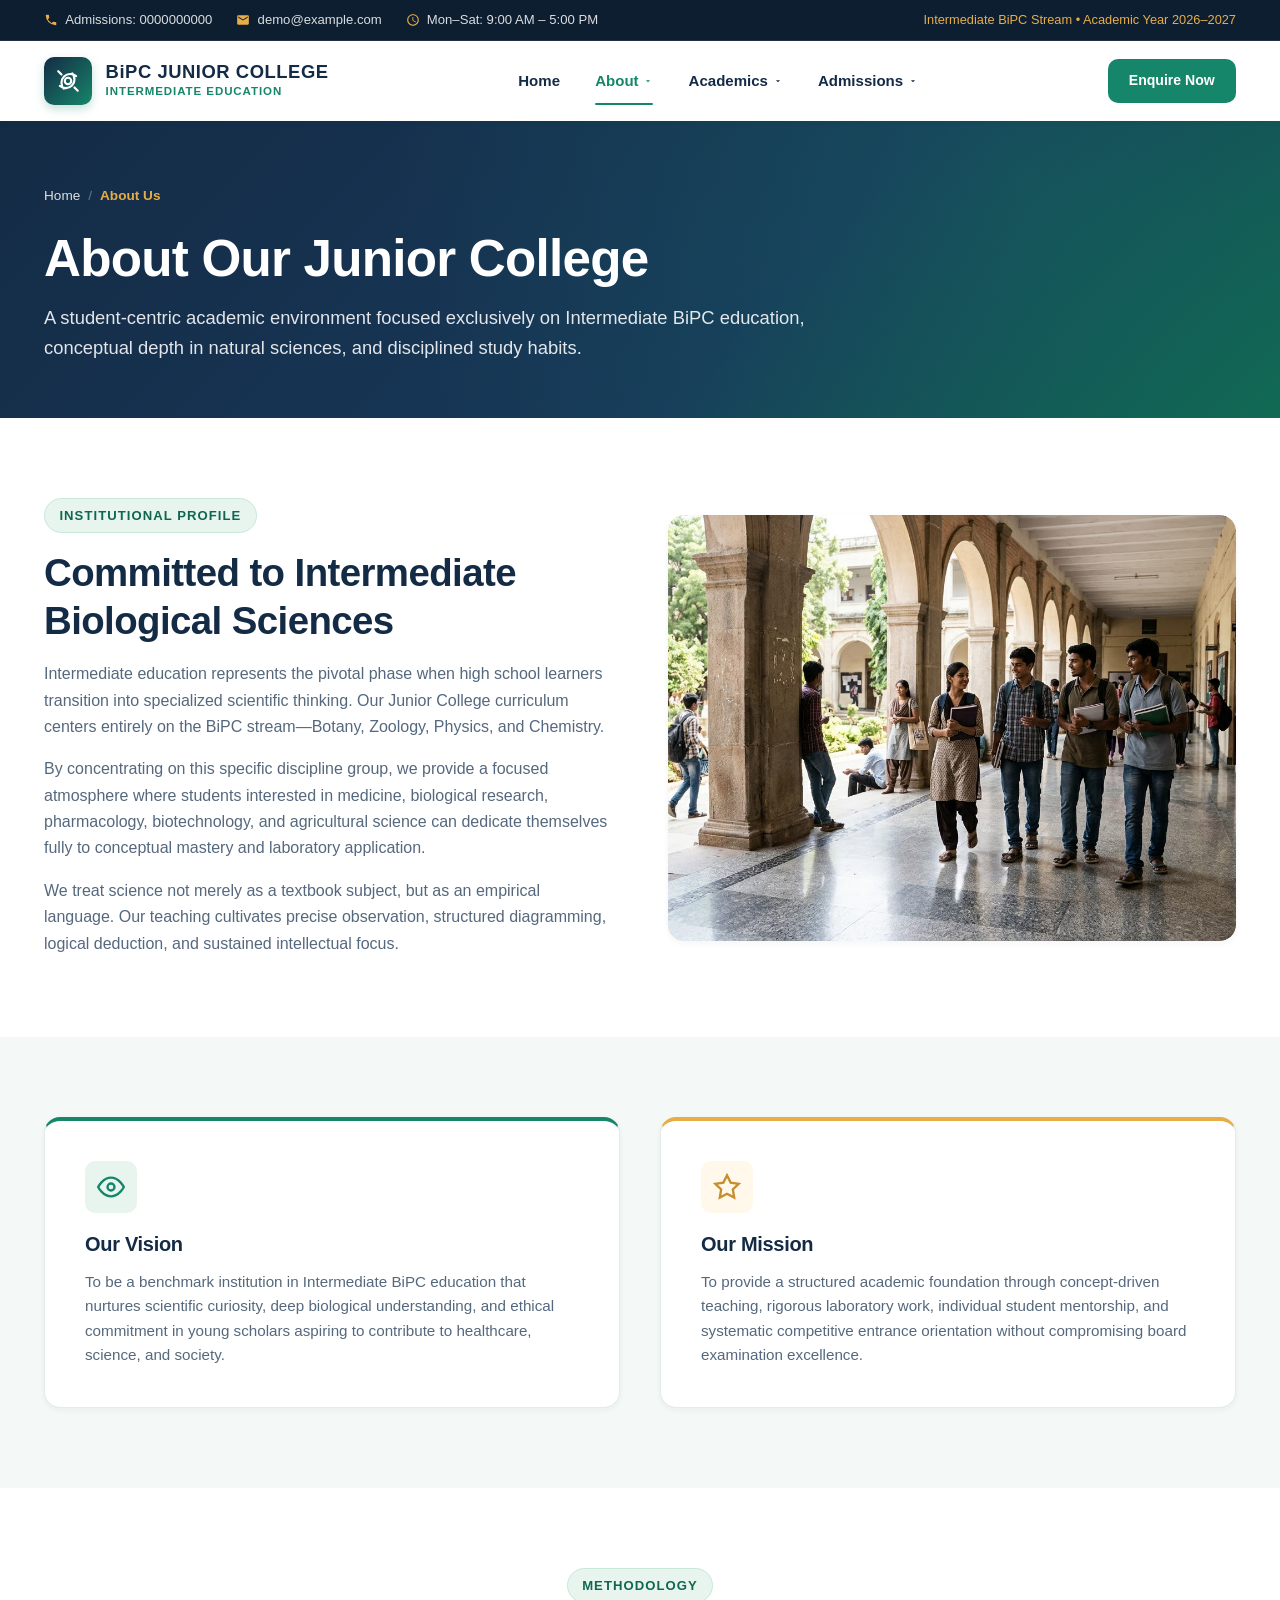
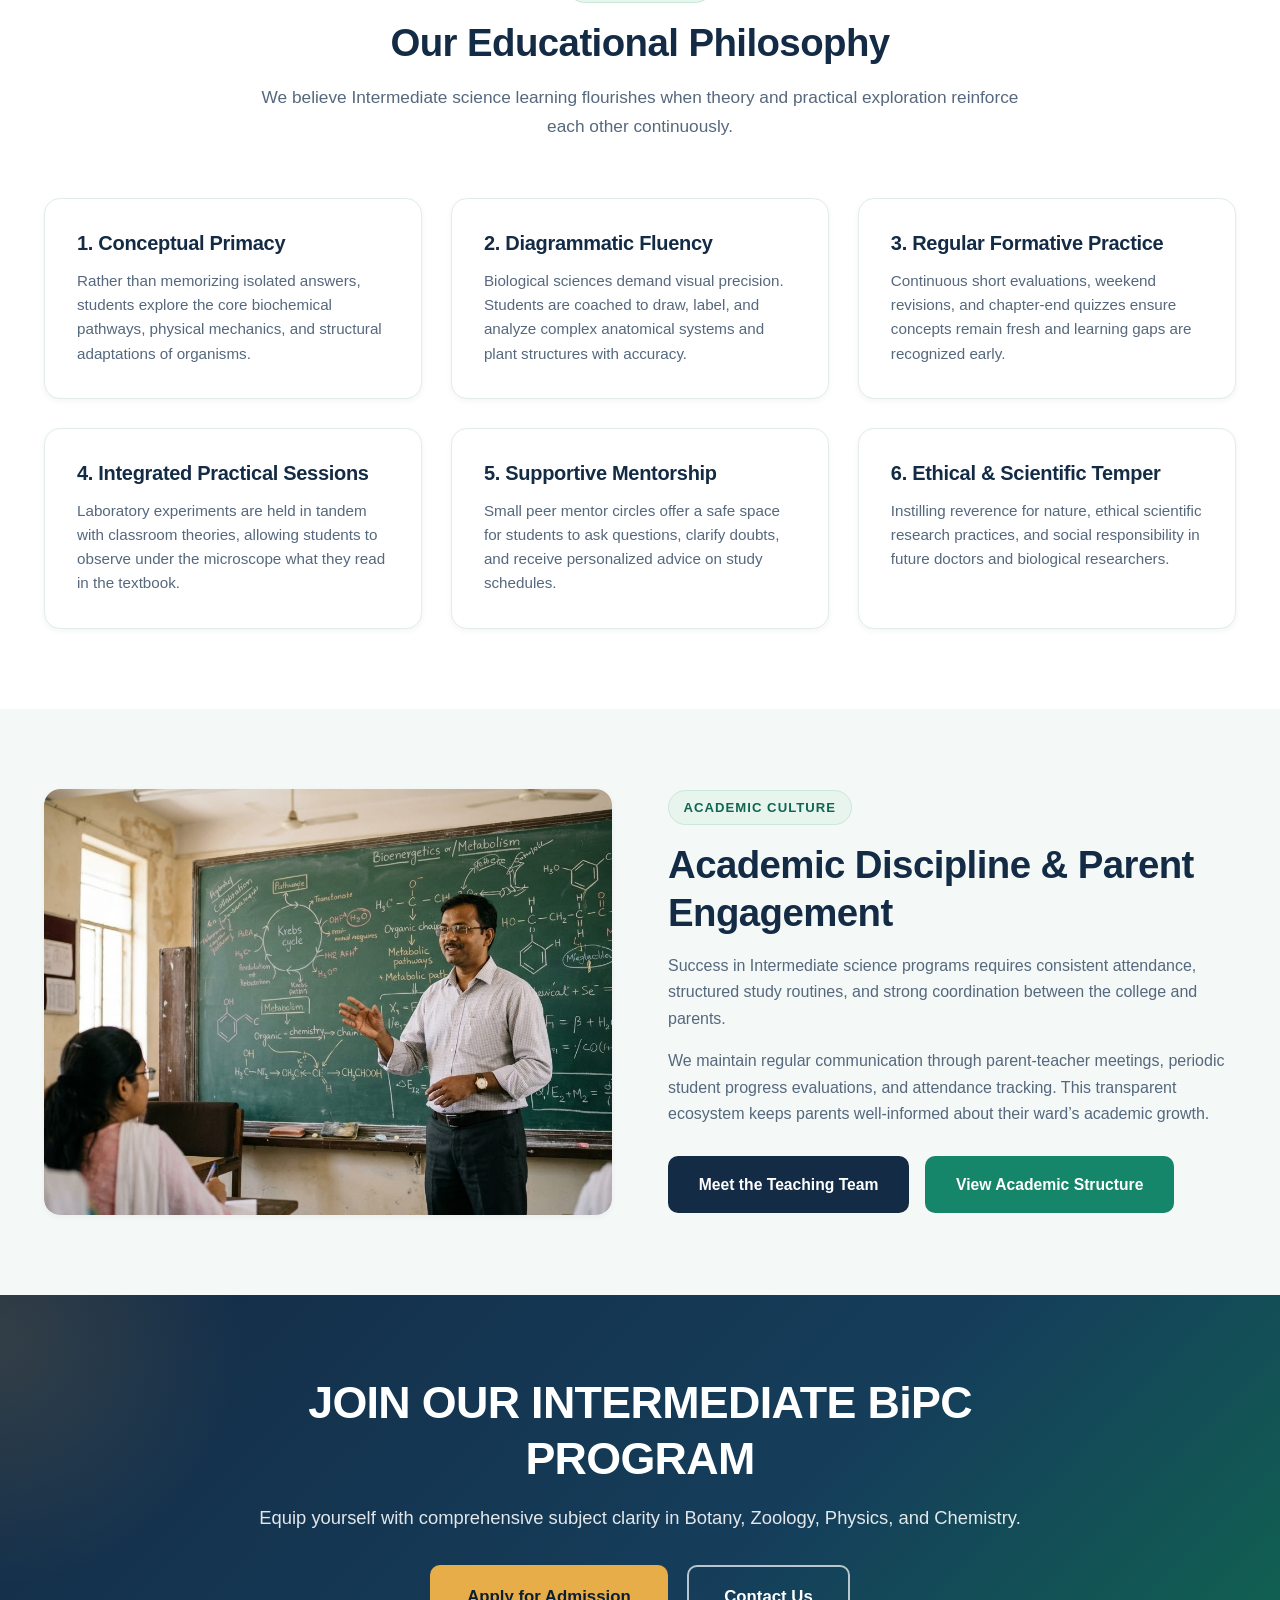
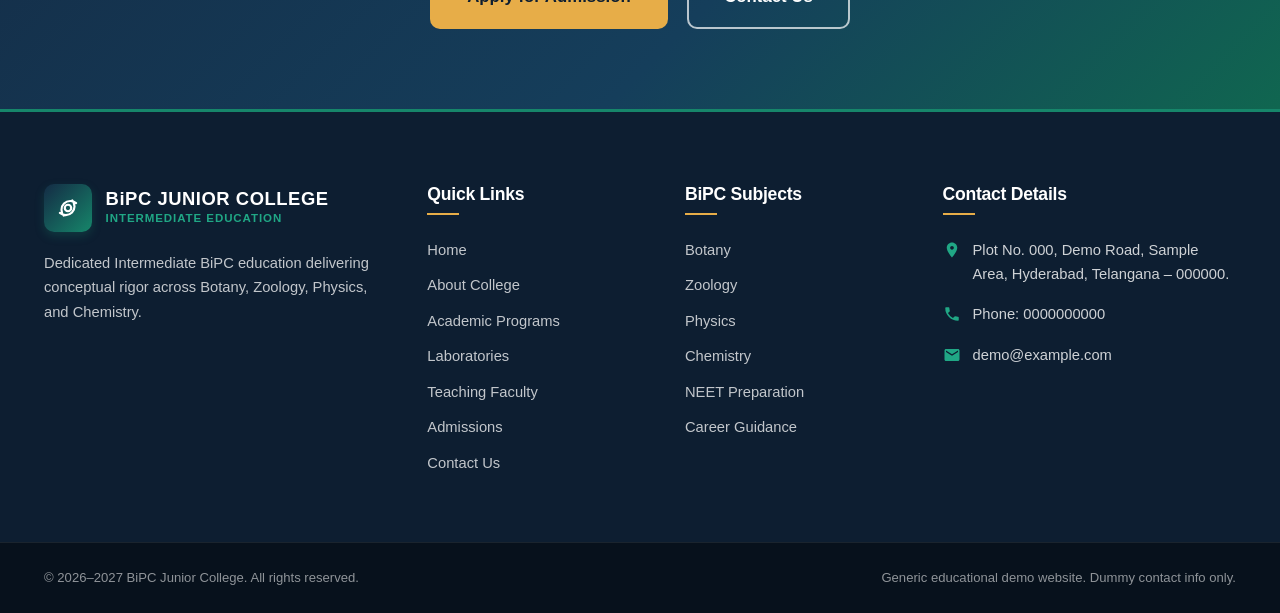
<file: about.html>
﻿<!DOCTYPE html>
<html lang="en">
<head>
  <meta charset="UTF-8">
  <meta name="viewport" content="width=device-width, initial-scale=1.0">
  <title>About College | BiPC Junior College — Intermediate Education</title>
  <meta name="description" content="Learn about our generic BiPC Junior College vision, academic philosophy, teaching methodology, and focused biology education.">
  <link rel="stylesheet" href="assets/css/style.css">
  <link rel="icon" type="image/svg+xml" href="data:image/svg+xml,<svg xmlns='http://www.w3.org/2000/svg' viewBox='0 0 24 24' fill='%2316866A'><path d='M12 2L1 7l11 5 9-4.09V17h2V7L12 2z'/><path d='M3.5 10.5v5c0 3.5 4 6.5 8.5 6.5s8.5-3 8.5-6.5v-5L12 14.5l-8.5-4z'/></svg>">
</head>
<body>

  <!-- Top Bar -->
  <aside class="top-bar" aria-label="Quick Contact Information">
    <div class="container top-bar-inner">
      <div class="top-bar-info">
        <span class="top-bar-item">
          <svg viewBox="0 0 24 24"><path d="M6.62 10.79a15.05 15.05 0 006.59 6.59l2.2-2.2a1 1 0 011.02-.24 11.4 11.4 0 003.58.57 1 1 0 011 1V20a1 1 0 01-1 1A17 17 0 013 4a1 1 0 011-1h3.5a1 1 0 011 1 11.4 11.4 0 00.57 3.58 1 1 0 01-.24 1.02l-2.21 2.19z"/></svg>
          Admissions: 0000000000
        </span>
        <span class="top-bar-item">
          <svg viewBox="0 0 24 24"><path d="M20 4H4c-1.1 0-1.99.9-1.99 2L2 18c0 1.1.9 2 2 2h16c1.1 0 2-.9 2-2V6c0-1.1-.9-2-2-2zm0 4l-8 5-8-5V6l8 5 8-5v2z"/></svg>
          demo@example.com
        </span>
        <span class="top-bar-item">
          <svg viewBox="0 0 24 24"><path d="M11.99 2C6.47 2 2 6.48 2 12s4.47 10 9.99 10C17.52 22 22 17.52 22 12S17.52 2 11.99 2zM12 20c-4.42 0-8-3.58-8-8s3.58-8 8-8 8 3.58 8 8-3.58 8-8 8zm.5-13H11v6l5.25 3.15.75-1.23-4.5-2.67z"/></svg>
          Mon–Sat: 9:00 AM – 5:00 PM
        </span>
      </div>
      <div class="top-bar-notice">
        <span>Intermediate BiPC Stream • Academic Year 2026–2027</span>
      </div>
    </div>
  </aside>

  <!-- Header -->
  <header class="site-header">
    <div class="container">
      <nav class="navbar" aria-label="Main Navigation">
        <a href="index.html" class="brand-logo" aria-label="BiPC Junior College Homepage">
          <div class="logo-symbol" aria-hidden="true">
            <svg viewBox="0 0 24 24"><path d="M4.5 16.5c1.5 1.26 3.5 2 5.5 2 4.42 0 8-3.58 8-8 0-2-.74-4-2-5.5M19.5 7.5C18 6.24 16 5.5 14 5.5c-4.42 0-8 3.58-8 8 0 2 .74 4 2 5.5"/><circle cx="12" cy="12" r="3"/><line x1="3" y1="3" x2="6" y2="6"/><line x1="18" y1="18" x2="21" y2="21"/></svg>
          </div>
          <div class="brand-text">
            <span class="brand-title">BiPC JUNIOR COLLEGE</span>
            <span class="brand-subtitle">Intermediate Education</span>
          </div>
        </a>

                <ul class="nav-menu">
          <li class="nav-item">
            <a href="index.html" class="nav-link">Home</a>
          </li>

          <li class="nav-item has-dropdown">
            <a href="about.html" class="nav-link active" aria-haspopup="true">
              About
              <svg class="arrow" viewBox="0 0 24 24" fill="currentColor"><path d="M7 10l5 5 5-5z"/></svg>
            </a>
            <div class="dropdown-menu">
              <a href="about.html" class="dropdown-item active">
                <svg viewBox="0 0 24 24"><path d="M12 2L2 7l10 5 10-5-10-5zM2 17l10 5 10-5M2 12l10 5 10-5"/></svg>
                About College
              </a>
              <a href="faculty.html" class="dropdown-item">
                <svg viewBox="0 0 24 24"><path d="M17 21v-2a4 4 0 00-4-4H5a4 4 0 00-4 4v2"/><circle cx="9" cy="7" r="4"/><path d="M23 21v-2a4 4 0 00-3-3.87M16 3.13a4 4 0 010 7.75"/></svg>
                Faculty &amp; Mentors
              </a>
              <a href="campus-life.html" class="dropdown-item">
                <svg viewBox="0 0 24 24"><path d="M12 2l3.09 6.26L22 9.27l-5 4.87 1.18 6.88L12 17.77l-6.18 3.25L7 14.14 2 9.27l6.91-1.01L12 2z"/></svg>
                Campus Life
              </a>
            </div>
          </li>

          <li class="nav-item has-dropdown">
            <a href="academics.html" class="nav-link" aria-haspopup="true">
              Academics
              <svg class="arrow" viewBox="0 0 24 24" fill="currentColor"><path d="M7 10l5 5 5-5z"/></svg>
            </a>
            <div class="dropdown-menu dropdown-academics">
              <a href="academics.html" class="dropdown-item">
                <svg viewBox="0 0 24 24"><path d="M2 3h6a4 4 0 014 4v14a3 3 0 00-3-3H2z"/><path d="M22 3h-6a4 4 0 00-4 4v14a3 3 0 013-3h7z"/></svg>
                Academic Programs
              </a>
              <a href="subjects.html" class="dropdown-item">
                <svg viewBox="0 0 24 24"><rect x="3" y="3" width="7" height="7"/><rect x="14" y="3" width="7" height="7"/><rect x="14" y="14" width="7" height="7"/><rect x="3" y="14" width="7" height="7"/></svg>
                BiPC Subjects Overview
              </a>
              <div class="dropdown-divider"></div>
              <div class="dropdown-header">BiPC Core Subjects</div>
              <a href="botany.html" class="dropdown-item">
                <svg viewBox="0 0 24 24"><path d="M12 22V12M12 12C9 12 5 10 5 4c6 0 7 6 7 8zm0 0c3 0 7-2 7-8-6 0-7 6-7 8z"/></svg>
                Botany
              </a>
              <a href="zoology.html" class="dropdown-item">
                <svg viewBox="0 0 24 24"><path d="M12 2a5 5 0 015 5c0 4-5 9-5 9s-5-5-5-9a5 5 0 015-5z"/><circle cx="12" cy="7" r="1.5"/></svg>
                Zoology
              </a>
              <a href="physics.html" class="dropdown-item">
                <svg viewBox="0 0 24 24"><circle cx="12" cy="12" r="4"/><path d="M3 12h3M18 12h3M12 3v3M12 18v3"/></svg>
                Physics
              </a>
              <a href="chemistry.html" class="dropdown-item">
                <svg viewBox="0 0 24 24"><path d="M9 3h6v3l4 8v5a2 2 0 01-2 2H7a2 2 0 01-2-2v-5l4-8V3z"/></svg>
                Chemistry
              </a>
              <div class="dropdown-divider"></div>
              <a href="laboratories.html" class="dropdown-item">
                <svg viewBox="0 0 24 24"><path d="M10 2v7.31L4.2 19.46A2 2 0 005.9 22h12.2a2 2 0 001.7-2.54L14 9.31V2"/></svg>
                Laboratories
              </a>
              <a href="neet-preparation.html" class="dropdown-item">
                <svg viewBox="0 0 24 24"><circle cx="12" cy="12" r="10"/><circle cx="12" cy="12" r="6"/><circle cx="12" cy="12" r="2"/></svg>
                NEET Preparation
              </a>
            </div>
          </li>

          <li class="nav-item has-dropdown">
            <a href="admissions.html" class="nav-link" aria-haspopup="true">
              Admissions
              <svg class="arrow" viewBox="0 0 24 24" fill="currentColor"><path d="M7 10l5 5 5-5z"/></svg>
            </a>
            <div class="dropdown-menu">
              <a href="admissions.html" class="dropdown-item">
                <svg viewBox="0 0 24 24"><path d="M9 11l3 3L22 4"/><path d="M21 12v7a2 2 0 01-2 2H5a2 2 0 01-2-2V5a2 2 0 012-2h11"/></svg>
                Admissions Process
              </a>
              <a href="career-guidance.html" class="dropdown-item">
                <svg viewBox="0 0 24 24"><circle cx="12" cy="12" r="10"/><polygon points="16.24 7.76 14.12 14.12 7.76 16.24 9.88 9.88 16.24 7.76"/></svg>
                Career Opportunities
              </a>
              <a href="contact.html" class="dropdown-item">
                <svg viewBox="0 0 24 24"><path d="M22 16.92v3a2 2 0 01-2.18 2 19.79 19.79 0 01-8.63-3.07 19.5 19.5 0 01-6-6 19.79 19.79 0 01-3.07-8.67A2 2 0 014.11 2h3a2 2 0 012 1.72 12.84 12.84 0 00.7 2.81 2 2 0 01-.45 2.11L8.09 9.91a16 16 0 006 6l1.27-1.27a2 2 0 012.11-.45 12.84 12.84 0 002.81.7A2 2 0 0122 16.92z"/></svg>
                Contact Us
              </a>
            </div>
          </li>
        </ul>

        <div class="header-cta">
          <a href="contact.html" class="btn btn-primary btn-sm">Enquire Now</a>
        </div>

        <button class="mobile-toggle" aria-label="Toggle navigation menu" aria-expanded="false">
          <svg viewBox="0 0 24 24"><path d="M3 18h18v-2H3v2zm0-5h18v-2H3v2zm0-7v2h18V6H3z"/></svg>
        </button>
      </nav>
    </div>
  </header>

  <!-- Banner -->
  <section class="page-banner">
    <div class="container">
      <div class="page-banner-content">
        <nav class="breadcrumb-nav" aria-label="Breadcrumb">
          <div class="breadcrumb">
            <a href="index.html">Home</a>
            <span class="breadcrumb-sep">/</span>
            <span class="breadcrumb-current">About Us</span>
          </div>
        </nav>
        <h1>About Our Junior College</h1>
        <p>A student-centric academic environment focused exclusively on Intermediate BiPC education, conceptual depth in natural sciences, and disciplined study habits.</p>
      </div>
    </div>
  </section>

  <main>
    <!-- Section 1: Overview & Philosophy -->
    <section class="section bg-white">
      <div class="container">
        <div class="grid grid-2" style="align-items: center; gap: 3.5rem;">
          <div>
            <span class="section-tag">Institutional Profile</span>
            <h2 class="section-title">Committed to Intermediate Biological Sciences</h2>
            <p>
              Intermediate education represents the pivotal phase when high school learners transition into specialized scientific thinking. Our Junior College curriculum centers entirely on the BiPC stream—Botany, Zoology, Physics, and Chemistry.
            </p>
            <p>
              By concentrating on this specific discipline group, we provide a focused atmosphere where students interested in medicine, biological research, pharmacology, biotechnology, and agricultural science can dedicate themselves fully to conceptual mastery and laboratory application.
            </p>
            <p>
              We treat science not merely as a textbook subject, but as an empirical language. Our teaching cultivates precise observation, structured diagramming, logical deduction, and sustained intellectual focus.
            </p>
          </div>

          <div>
            <div class="img-frame ratio-4-3" style="min-height: 340px;">
              <img src="images/about-college.jpeg" alt="Academic Campus Life and College Quadrangle" class="site-img" loading="lazy">
            </div>
          </div>
        </div>
      </div>
    </section>

    <!-- Section 2: Vision & Mission -->
    <section class="section bg-light">
      <div class="container">
        <div class="grid grid-2" style="gap: 2.5rem;">
          <div class="card" style="padding: 2.5rem; border-top: 4px solid var(--medical-green);">
            <div class="card-icon" style="background-color: var(--soft-mint); color: var(--medical-green);">
              <svg viewBox="0 0 24 24"><path d="M1 12s4-8 11-8 11 8 11 8-4 8-11 8-11-8-11-8z"/><circle cx="12" cy="12" r="3"/></svg>
            </div>
            <h3 class="card-title">Our Vision</h3>
            <p class="card-text">
              To be a benchmark institution in Intermediate BiPC education that nurtures scientific curiosity, deep biological understanding, and ethical commitment in young scholars aspiring to contribute to healthcare, science, and society.
            </p>
          </div>

          <div class="card" style="padding: 2.5rem; border-top: 4px solid var(--accent-gold);">
            <div class="card-icon" style="background-color: var(--accent-gold-light); color: var(--accent-gold-dark);">
              <svg viewBox="0 0 24 24"><polygon points="12 2 15.09 8.26 22 9.27 17 14.14 18.18 21.02 12 17.77 5.82 21.02 7 14.14 2 9.27 8.91 8.26 12 2"/></svg>
            </div>
            <h3 class="card-title">Our Mission</h3>
            <p class="card-text">
              To provide a structured academic foundation through concept-driven teaching, rigorous laboratory work, individual student mentorship, and systematic competitive entrance orientation without compromising board examination excellence.
            </p>
          </div>
        </div>
      </div>
    </section>

    <!-- Section 3: Educational Philosophy & Methodology -->
    <section class="section bg-white">
      <div class="container">
        <div class="section-header">
          <span class="section-tag">Methodology</span>
          <h2 class="section-title">Our Educational Philosophy</h2>
          <p class="section-desc">We believe Intermediate science learning flourishes when theory and practical exploration reinforce each other continuously.</p>
        </div>

        <div class="grid grid-3">
          <div class="feature-card">
            <h3 class="card-title">1. Conceptual Primacy</h3>
            <p class="card-text">Rather than memorizing isolated answers, students explore the core biochemical pathways, physical mechanics, and structural adaptations of organisms.</p>
          </div>

          <div class="feature-card">
            <h3 class="card-title">2. Diagrammatic Fluency</h3>
            <p class="card-text">Biological sciences demand visual precision. Students are coached to draw, label, and analyze complex anatomical systems and plant structures with accuracy.</p>
          </div>

          <div class="feature-card">
            <h3 class="card-title">3. Regular Formative Practice</h3>
            <p class="card-text">Continuous short evaluations, weekend revisions, and chapter-end quizzes ensure concepts remain fresh and learning gaps are recognized early.</p>
          </div>

          <div class="feature-card">
            <h3 class="card-title">4. Integrated Practical Sessions</h3>
            <p class="card-text">Laboratory experiments are held in tandem with classroom theories, allowing students to observe under the microscope what they read in the textbook.</p>
          </div>

          <div class="feature-card">
            <h3 class="card-title">5. Supportive Mentorship</h3>
            <p class="card-text">Small peer mentor circles offer a safe space for students to ask questions, clarify doubts, and receive personalized advice on study schedules.</p>
          </div>

          <div class="feature-card">
            <h3 class="card-title">6. Ethical &amp; Scientific Temper</h3>
            <p class="card-text">Instilling reverence for nature, ethical scientific research practices, and social responsibility in future doctors and biological researchers.</p>
          </div>
        </div>
      </div>
    </section>

    <!-- Section 4: Teaching Team & Classroom Culture -->
    <section class="section bg-light">
      <div class="container">
        <div class="grid grid-2" style="align-items: center; gap: 3.5rem;">
          <div>
            <div class="img-frame ratio-4-3" style="min-height: 320px;">
              <img src="images/faculty-teaching.jpeg" alt="Interactive Science Classroom Teaching" class="site-img" loading="lazy">
            </div>
          </div>

          <div>
            <span class="section-tag">Academic Culture</span>
            <h2 class="section-title">Academic Discipline &amp; Parent Engagement</h2>
            <p>
              Success in Intermediate science programs requires consistent attendance, structured study routines, and strong coordination between the college and parents.
            </p>
            <p>
              We maintain regular communication through parent-teacher meetings, periodic student progress evaluations, and attendance tracking. This transparent ecosystem keeps parents well-informed about their ward’s academic growth.
            </p>
            <div style="margin-top: 1.8rem; display: flex; gap: 1rem; flex-wrap: wrap;">
              <a href="faculty.html" class="btn btn-navy">Meet the Teaching Team</a>
              <a href="academics.html" class="btn btn-primary">View Academic Structure</a>
            </div>
          </div>
        </div>
      </div>
    </section>

    <!-- CTA -->
    <section class="cta-banner">
      <div class="container">
        <div class="cta-banner-content">
          <h2>JOIN OUR INTERMEDIATE BiPC PROGRAM</h2>
          <p>Equip yourself with comprehensive subject clarity in Botany, Zoology, Physics, and Chemistry.</p>
          <div class="cta-actions">
            <a href="admissions.html" class="btn btn-gold btn-lg">Apply for Admission</a>
            <a href="contact.html" class="btn btn-outline-white btn-lg">Contact Us</a>
          </div>
        </div>
      </div>
    </section>
  </main>

  <!-- Footer -->
  <footer class="site-footer" aria-label="Site Footer">
    <div class="footer-top">
      <div class="container">
        <div class="footer-grid">
          <div class="footer-col footer-about">
            <div class="brand-logo" style="margin-bottom: 1.2rem;">
              <div class="logo-symbol" aria-hidden="true"><svg viewBox="0 0 24 24"><path d="M4.5 16.5c1.5 1.26 3.5 2 5.5 2 4.42 0 8-3.58 8-8 0-2-.74-4-2-5.5M19.5 7.5C18 6.24 16 5.5 14 5.5c-4.42 0-8 3.58-8 8 0 2 .74 4 2 5.5"/><circle cx="12" cy="12" r="3"/></svg></div>
              <div class="brand-text">
                <span class="brand-title" style="color: var(--white);">BiPC JUNIOR COLLEGE</span>
                <span class="brand-subtitle" style="color: var(--medical-green-light);">Intermediate Education</span>
              </div>
            </div>
            <p>Dedicated Intermediate BiPC education delivering conceptual rigor across Botany, Zoology, Physics, and Chemistry.</p>
          </div>

          <div class="footer-col">
            <h4>Quick Links</h4>
            <ul class="footer-links">
              <li><a href="index.html">Home</a></li>
              <li><a href="about.html">About College</a></li>
              <li><a href="academics.html">Academic Programs</a></li>
              <li><a href="laboratories.html">Laboratories</a></li>
              <li><a href="faculty.html">Teaching Faculty</a></li>
              <li><a href="admissions.html">Admissions</a></li>
              <li><a href="contact.html">Contact Us</a></li>
            </ul>
          </div>

          <div class="footer-col">
            <h4>BiPC Subjects</h4>
            <ul class="footer-links">
              <li><a href="botany.html">Botany</a></li>
              <li><a href="zoology.html">Zoology</a></li>
              <li><a href="physics.html">Physics</a></li>
              <li><a href="chemistry.html">Chemistry</a></li>
              <li><a href="neet-preparation.html">NEET Preparation</a></li>
              <li><a href="career-guidance.html">Career Guidance</a></li>
            </ul>
          </div>

          <div class="footer-col footer-contact">
            <h4>Contact Details</h4>
            <ul>
              <li>
                <svg viewBox="0 0 24 24"><path d="M12 2C8.13 2 5 5.13 5 9c0 5.25 7 13 7 13s7-7.75 7-13c0-3.87-3.13-7-7-7zm0 9.5c-1.38 0-2.5-1.12-2.5-2.5s1.12-2.5 2.5-2.5 2.5 1.12 2.5 2.5-1.12 2.5-2.5 2.5z"/></svg>
                <span>Plot No. 000, Demo Road, Sample Area, Hyderabad, Telangana – 000000.</span>
              </li>
              <li>
                <svg viewBox="0 0 24 24"><path d="M6.62 10.79a15.05 15.05 0 006.59 6.59l2.2-2.2a1 1 0 011.02-.24 11.4 11.4 0 003.58.57 1 1 0 011 1V20a1 1 0 01-1 1A17 17 0 013 4a1 1 0 011-1h3.5a1 1 0 011 1 11.4 11.4 0 00.57 3.58 1 1 0 01-.24 1.02l-2.21 2.19z"/></svg>
                <span>Phone: 0000000000</span>
              </li>
              <li>
                <svg viewBox="0 0 24 24"><path d="M20 4H4c-1.1 0-1.99.9-1.99 2L2 18c0 1.1.9 2 2 2h16c1.1 0 2-.9 2-2V6c0-1.1-.9-2-2-2zm0 4l-8 5-8-5V6l8 5 8-5v2z"/></svg>
                <span>demo@example.com</span>
              </li>
            </ul>
          </div>
        </div>
      </div>
    </div>

    <div class="footer-bottom">
      <div class="container footer-bottom-inner">
        <div>© 2026–2027 BiPC Junior College. All rights reserved.</div>
        <div>Generic educational demo website. Dummy contact info only.</div>
      </div>
    </div>
  </footer>

  <button class="scroll-top-btn" aria-label="Scroll to top of page">
    <svg viewBox="0 0 24 24"><path d="M18 15l-6-6-6 6"/></svg>
  </button>

  <script src="assets/js/script.js"></script>
</body>
</html>
</file>
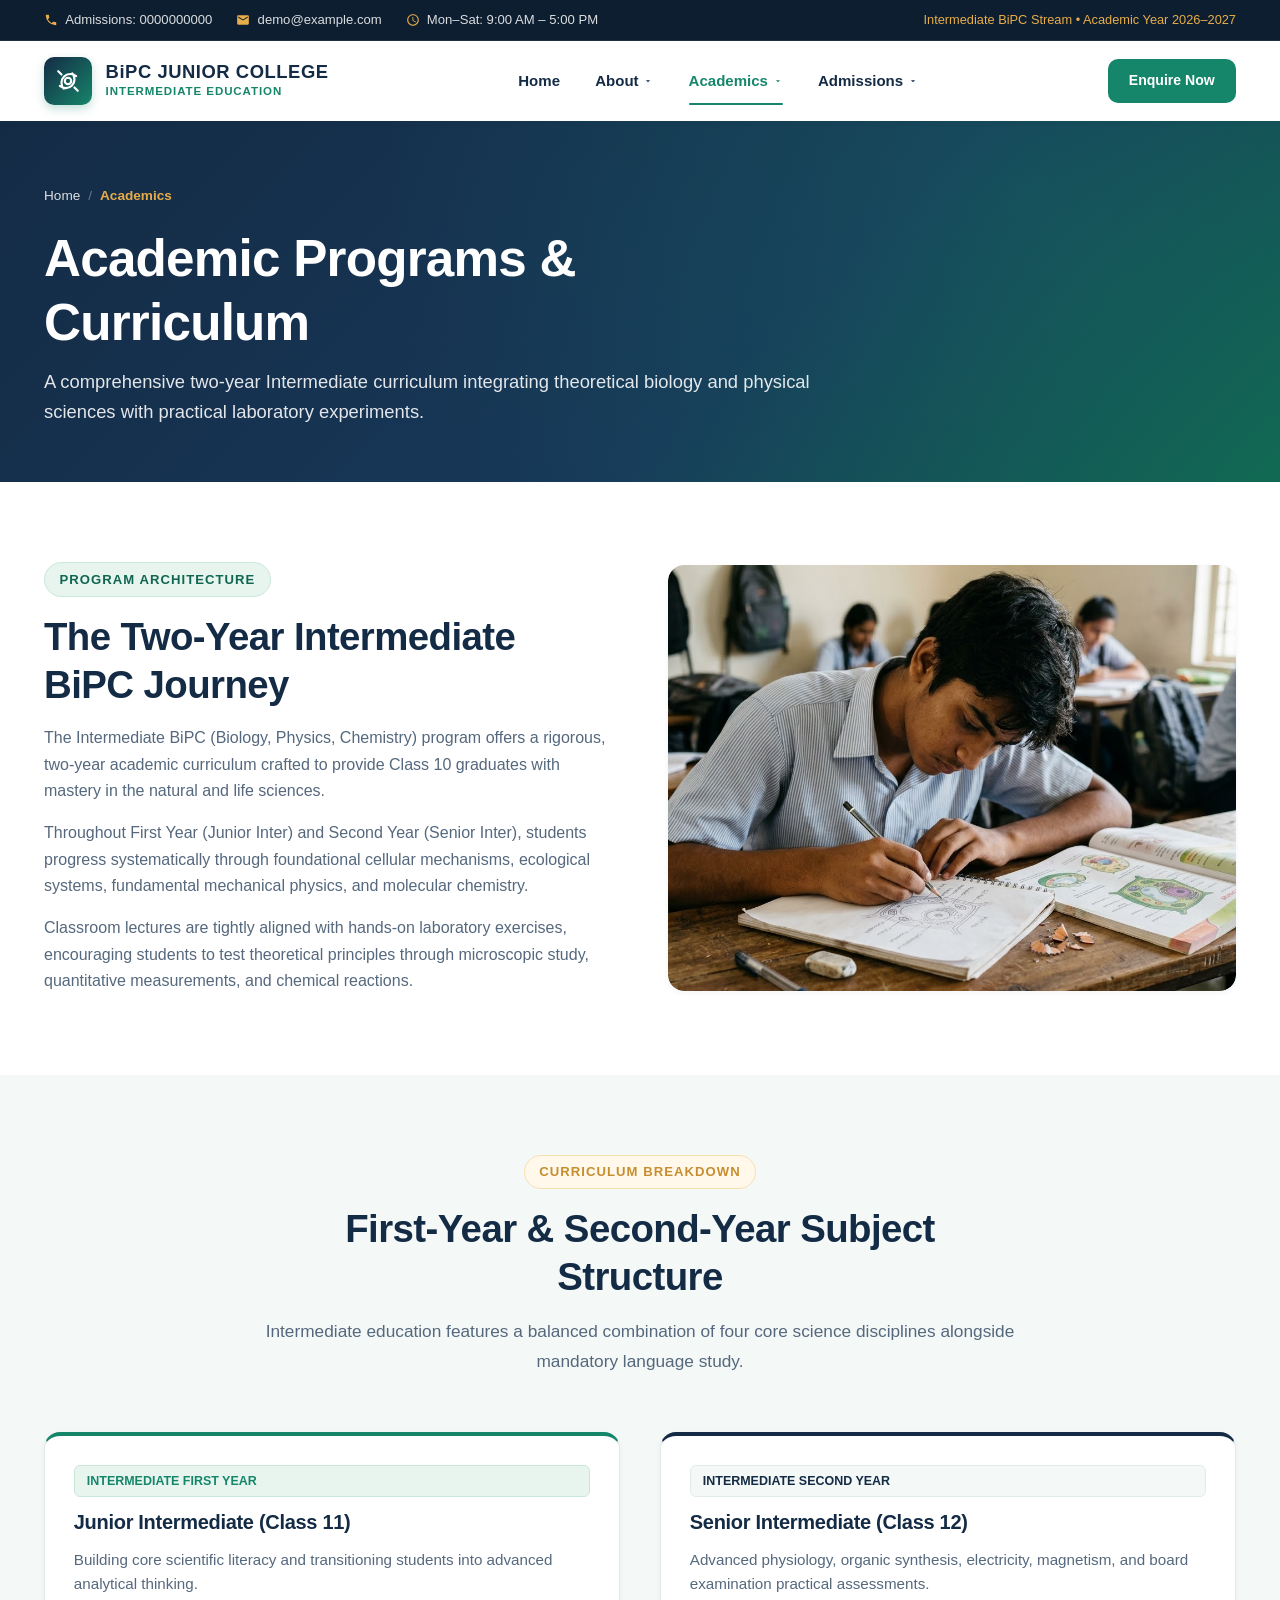
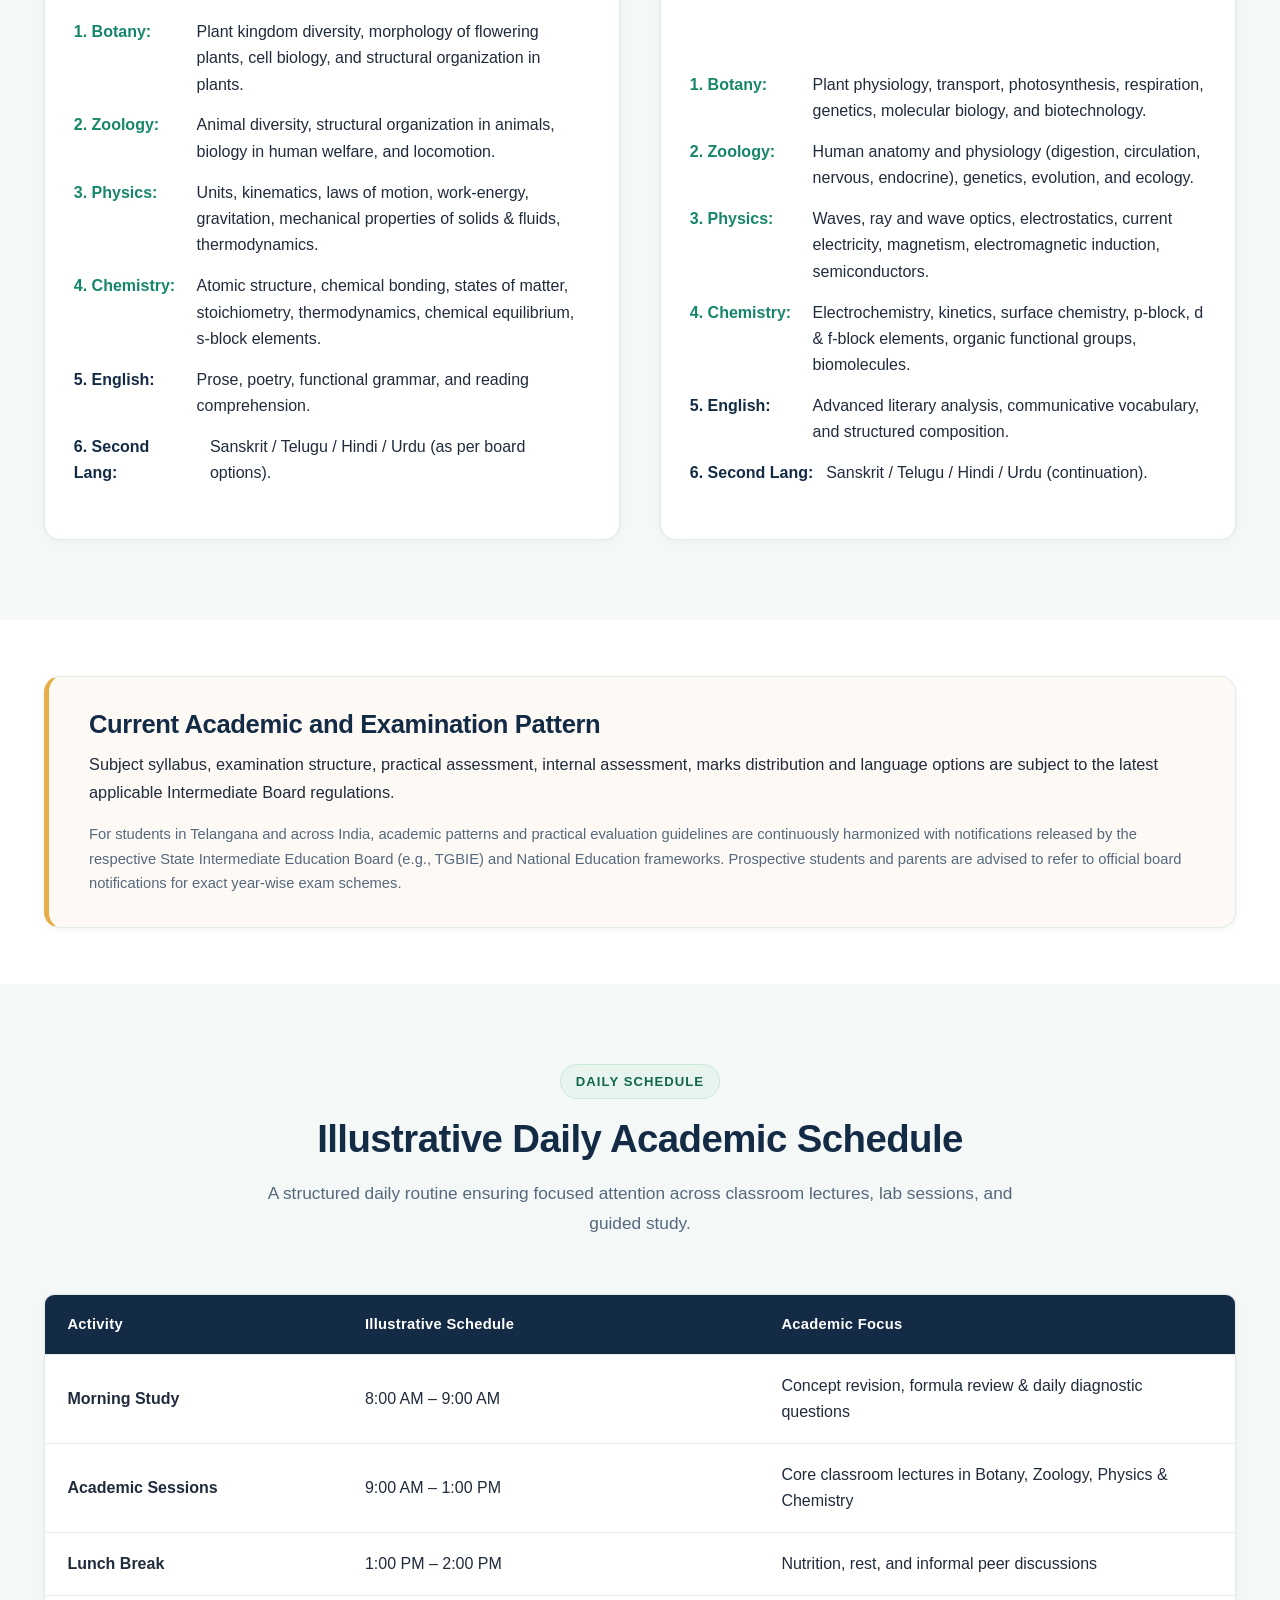
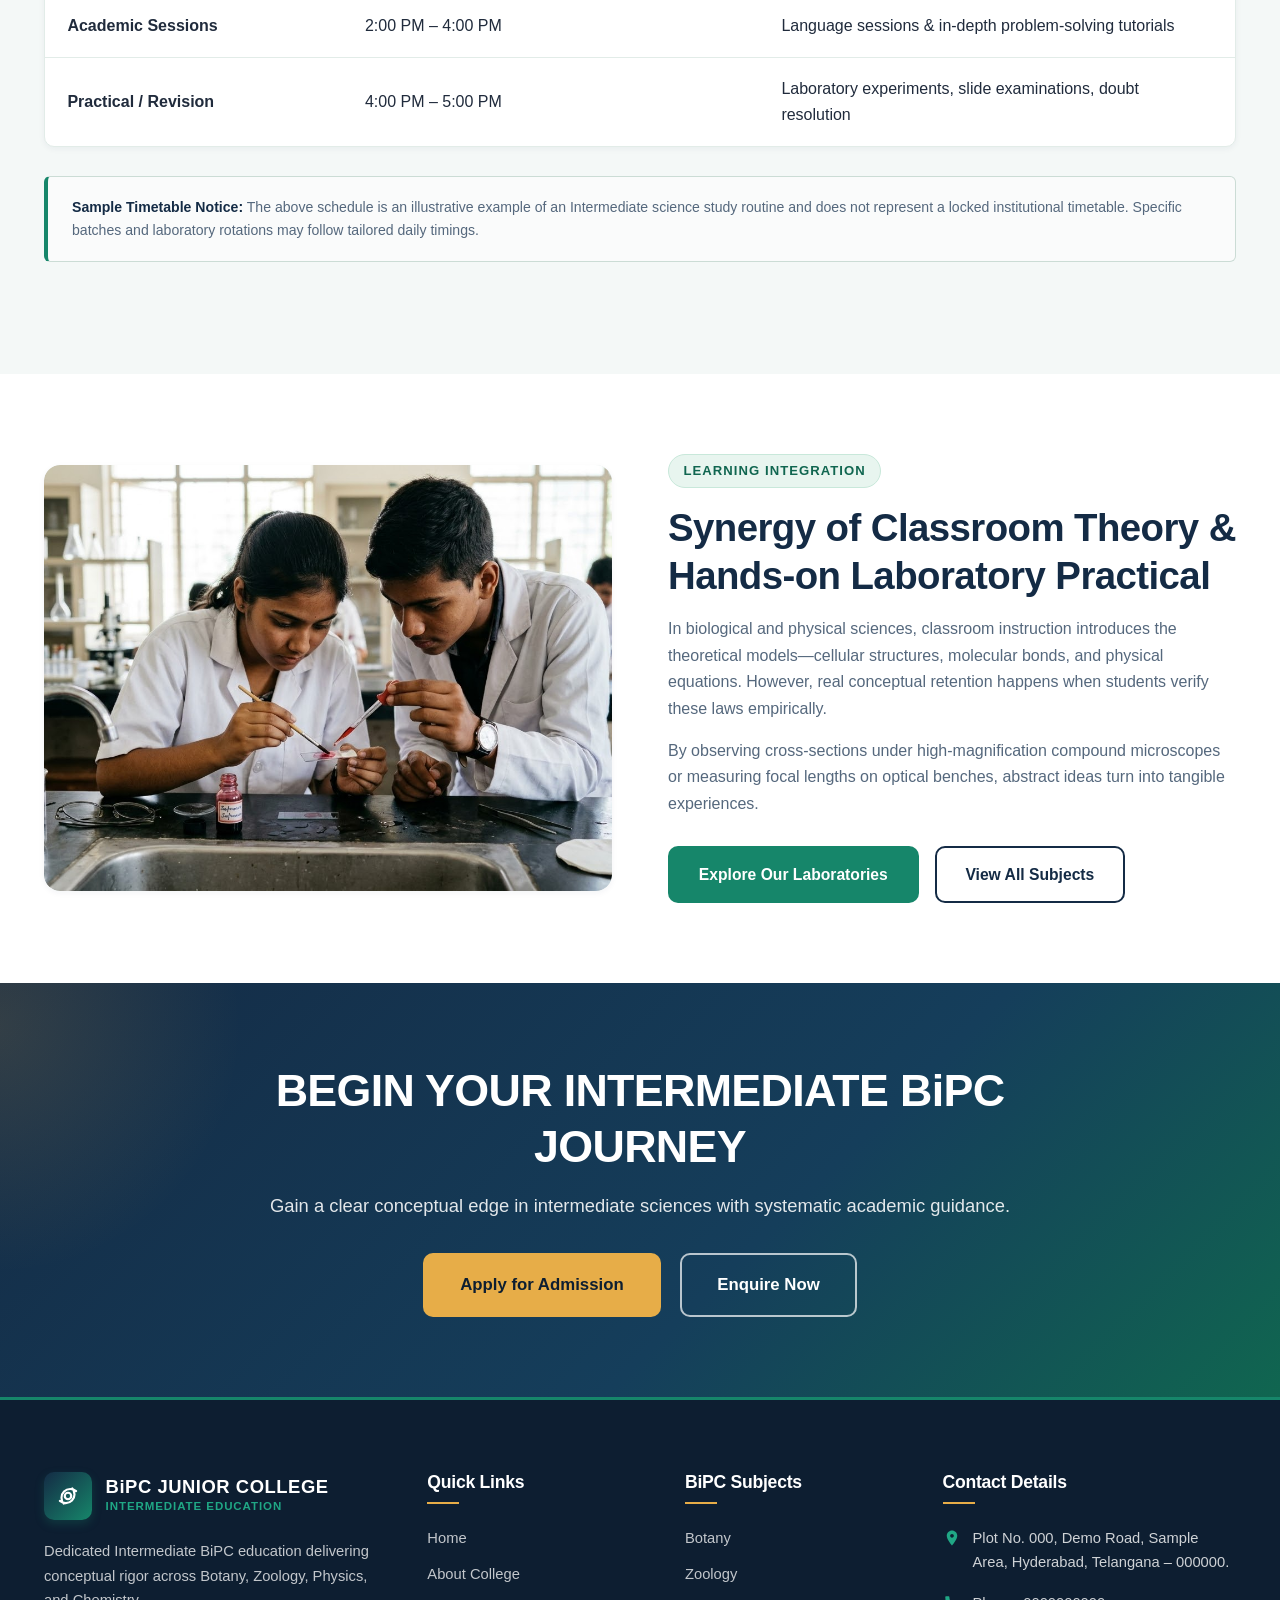
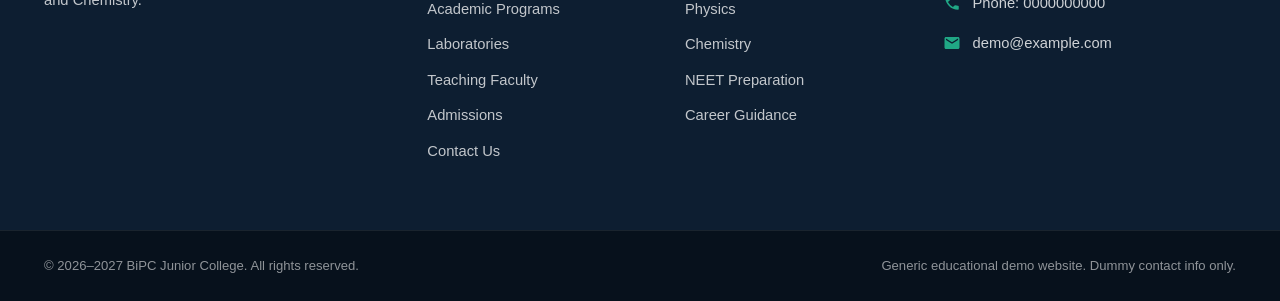
<file: academics.html>
﻿<!DOCTYPE html>
<html lang="en">
<head>
  <meta charset="UTF-8">
  <meta name="viewport" content="width=device-width, initial-scale=1.0">
  <title>Academic Programs | BiPC Junior College — Intermediate Education</title>
  <meta name="description" content="Explore the Intermediate BiPC curriculum structure across First Year and Second Year: Botany, Zoology, Physics, Chemistry, practical laboratory sessions, and board exam preparation.">
  <link rel="stylesheet" href="assets/css/style.css">
  <link rel="icon" type="image/svg+xml" href="data:image/svg+xml,<svg xmlns='http://www.w3.org/2000/svg' viewBox='0 0 24 24' fill='%2316866A'><path d='M12 2L1 7l11 5 9-4.09V17h2V7L12 2z'/><path d='M3.5 10.5v5c0 3.5 4 6.5 8.5 6.5s8.5-3 8.5-6.5v-5L12 14.5l-8.5-4z'/></svg>">
</head>
<body>

  <!-- Top Bar -->
  <aside class="top-bar" aria-label="Quick Contact Information">
    <div class="container top-bar-inner">
      <div class="top-bar-info">
        <span class="top-bar-item">
          <svg viewBox="0 0 24 24"><path d="M6.62 10.79a15.05 15.05 0 006.59 6.59l2.2-2.2a1 1 0 011.02-.24 11.4 11.4 0 003.58.57 1 1 0 011 1V20a1 1 0 01-1 1A17 17 0 013 4a1 1 0 011-1h3.5a1 1 0 011 1 11.4 11.4 0 00.57 3.58 1 1 0 01-.24 1.02l-2.21 2.19z"/></svg>
          Admissions: 0000000000
        </span>
        <span class="top-bar-item">
          <svg viewBox="0 0 24 24"><path d="M20 4H4c-1.1 0-1.99.9-1.99 2L2 18c0 1.1.9 2 2 2h16c1.1 0 2-.9 2-2V6c0-1.1-.9-2-2-2zm0 4l-8 5-8-5V6l8 5 8-5v2z"/></svg>
          demo@example.com
        </span>
        <span class="top-bar-item">
          <svg viewBox="0 0 24 24"><path d="M11.99 2C6.47 2 2 6.48 2 12s4.47 10 9.99 10C17.52 22 22 17.52 22 12S17.52 2 11.99 2zM12 20c-4.42 0-8-3.58-8-8s3.58-8 8-8 8 3.58 8 8-3.58 8-8 8zm.5-13H11v6l5.25 3.15.75-1.23-4.5-2.67z"/></svg>
          Mon–Sat: 9:00 AM – 5:00 PM
        </span>
      </div>
      <div class="top-bar-notice">
        <span>Intermediate BiPC Stream • Academic Year 2026–2027</span>
      </div>
    </div>
  </aside>

  <!-- Header -->
  <header class="site-header">
    <div class="container">
      <nav class="navbar" aria-label="Main Navigation">
        <a href="index.html" class="brand-logo" aria-label="BiPC Junior College Homepage">
          <div class="logo-symbol" aria-hidden="true">
            <svg viewBox="0 0 24 24"><path d="M4.5 16.5c1.5 1.26 3.5 2 5.5 2 4.42 0 8-3.58 8-8 0-2-.74-4-2-5.5M19.5 7.5C18 6.24 16 5.5 14 5.5c-4.42 0-8 3.58-8 8 0 2 .74 4 2 5.5"/><circle cx="12" cy="12" r="3"/><line x1="3" y1="3" x2="6" y2="6"/><line x1="18" y1="18" x2="21" y2="21"/></svg>
          </div>
          <div class="brand-text">
            <span class="brand-title">BiPC JUNIOR COLLEGE</span>
            <span class="brand-subtitle">Intermediate Education</span>
          </div>
        </a>

                <ul class="nav-menu">
          <li class="nav-item">
            <a href="index.html" class="nav-link">Home</a>
          </li>

          <li class="nav-item has-dropdown">
            <a href="about.html" class="nav-link" aria-haspopup="true">
              About
              <svg class="arrow" viewBox="0 0 24 24" fill="currentColor"><path d="M7 10l5 5 5-5z"/></svg>
            </a>
            <div class="dropdown-menu">
              <a href="about.html" class="dropdown-item">
                <svg viewBox="0 0 24 24"><path d="M12 2L2 7l10 5 10-5-10-5zM2 17l10 5 10-5M2 12l10 5 10-5"/></svg>
                About College
              </a>
              <a href="faculty.html" class="dropdown-item">
                <svg viewBox="0 0 24 24"><path d="M17 21v-2a4 4 0 00-4-4H5a4 4 0 00-4 4v2"/><circle cx="9" cy="7" r="4"/><path d="M23 21v-2a4 4 0 00-3-3.87M16 3.13a4 4 0 010 7.75"/></svg>
                Faculty &amp; Mentors
              </a>
              <a href="campus-life.html" class="dropdown-item">
                <svg viewBox="0 0 24 24"><path d="M12 2l3.09 6.26L22 9.27l-5 4.87 1.18 6.88L12 17.77l-6.18 3.25L7 14.14 2 9.27l6.91-1.01L12 2z"/></svg>
                Campus Life
              </a>
            </div>
          </li>

          <li class="nav-item has-dropdown">
            <a href="academics.html" class="nav-link active" aria-haspopup="true">
              Academics
              <svg class="arrow" viewBox="0 0 24 24" fill="currentColor"><path d="M7 10l5 5 5-5z"/></svg>
            </a>
            <div class="dropdown-menu dropdown-academics">
              <a href="academics.html" class="dropdown-item active">
                <svg viewBox="0 0 24 24"><path d="M2 3h6a4 4 0 014 4v14a3 3 0 00-3-3H2z"/><path d="M22 3h-6a4 4 0 00-4 4v14a3 3 0 013-3h7z"/></svg>
                Academic Programs
              </a>
              <a href="subjects.html" class="dropdown-item">
                <svg viewBox="0 0 24 24"><rect x="3" y="3" width="7" height="7"/><rect x="14" y="3" width="7" height="7"/><rect x="14" y="14" width="7" height="7"/><rect x="3" y="14" width="7" height="7"/></svg>
                BiPC Subjects Overview
              </a>
              <div class="dropdown-divider"></div>
              <div class="dropdown-header">BiPC Core Subjects</div>
              <a href="botany.html" class="dropdown-item">
                <svg viewBox="0 0 24 24"><path d="M12 22V12M12 12C9 12 5 10 5 4c6 0 7 6 7 8zm0 0c3 0 7-2 7-8-6 0-7 6-7 8z"/></svg>
                Botany
              </a>
              <a href="zoology.html" class="dropdown-item">
                <svg viewBox="0 0 24 24"><path d="M12 2a5 5 0 015 5c0 4-5 9-5 9s-5-5-5-9a5 5 0 015-5z"/><circle cx="12" cy="7" r="1.5"/></svg>
                Zoology
              </a>
              <a href="physics.html" class="dropdown-item">
                <svg viewBox="0 0 24 24"><circle cx="12" cy="12" r="4"/><path d="M3 12h3M18 12h3M12 3v3M12 18v3"/></svg>
                Physics
              </a>
              <a href="chemistry.html" class="dropdown-item">
                <svg viewBox="0 0 24 24"><path d="M9 3h6v3l4 8v5a2 2 0 01-2 2H7a2 2 0 01-2-2v-5l4-8V3z"/></svg>
                Chemistry
              </a>
              <div class="dropdown-divider"></div>
              <a href="laboratories.html" class="dropdown-item">
                <svg viewBox="0 0 24 24"><path d="M10 2v7.31L4.2 19.46A2 2 0 005.9 22h12.2a2 2 0 001.7-2.54L14 9.31V2"/></svg>
                Laboratories
              </a>
              <a href="neet-preparation.html" class="dropdown-item">
                <svg viewBox="0 0 24 24"><circle cx="12" cy="12" r="10"/><circle cx="12" cy="12" r="6"/><circle cx="12" cy="12" r="2"/></svg>
                NEET Preparation
              </a>
            </div>
          </li>

          <li class="nav-item has-dropdown">
            <a href="admissions.html" class="nav-link" aria-haspopup="true">
              Admissions
              <svg class="arrow" viewBox="0 0 24 24" fill="currentColor"><path d="M7 10l5 5 5-5z"/></svg>
            </a>
            <div class="dropdown-menu">
              <a href="admissions.html" class="dropdown-item">
                <svg viewBox="0 0 24 24"><path d="M9 11l3 3L22 4"/><path d="M21 12v7a2 2 0 01-2 2H5a2 2 0 01-2-2V5a2 2 0 012-2h11"/></svg>
                Admissions Process
              </a>
              <a href="career-guidance.html" class="dropdown-item">
                <svg viewBox="0 0 24 24"><circle cx="12" cy="12" r="10"/><polygon points="16.24 7.76 14.12 14.12 7.76 16.24 9.88 9.88 16.24 7.76"/></svg>
                Career Opportunities
              </a>
              <a href="contact.html" class="dropdown-item">
                <svg viewBox="0 0 24 24"><path d="M22 16.92v3a2 2 0 01-2.18 2 19.79 19.79 0 01-8.63-3.07 19.5 19.5 0 01-6-6 19.79 19.79 0 01-3.07-8.67A2 2 0 014.11 2h3a2 2 0 012 1.72 12.84 12.84 0 00.7 2.81 2 2 0 01-.45 2.11L8.09 9.91a16 16 0 006 6l1.27-1.27a2 2 0 012.11-.45 12.84 12.84 0 002.81.7A2 2 0 0122 16.92z"/></svg>
                Contact Us
              </a>
            </div>
          </li>
        </ul>

        <div class="header-cta">
          <a href="contact.html" class="btn btn-primary btn-sm">Enquire Now</a>
        </div>

        <button class="mobile-toggle" aria-label="Toggle navigation menu" aria-expanded="false">
          <svg viewBox="0 0 24 24"><path d="M3 18h18v-2H3v2zm0-5h18v-2H3v2zm0-7v2h18V6H3z"/></svg>
        </button>
      </nav>
    </div>
  </header>

  <!-- Page Banner -->
  <section class="page-banner">
    <div class="container">
      <div class="page-banner-content">
        <nav class="breadcrumb-nav" aria-label="Breadcrumb">
          <div class="breadcrumb">
            <a href="index.html">Home</a>
            <span class="breadcrumb-sep">/</span>
            <span class="breadcrumb-current">Academics</span>
          </div>
        </nav>
        <h1>Academic Programs &amp; Curriculum</h1>
        <p>A comprehensive two-year Intermediate curriculum integrating theoretical biology and physical sciences with practical laboratory experiments.</p>
      </div>
    </div>
  </section>

  <main>
    <!-- Section 1: Overview -->
    <section class="section bg-white">
      <div class="container">
        <div class="grid grid-2" style="align-items: center; gap: 3.5rem;">
          <div>
            <span class="section-tag">Program Architecture</span>
            <h2 class="section-title">The Two-Year Intermediate BiPC Journey</h2>
            <p>
              The Intermediate BiPC (Biology, Physics, Chemistry) program offers a rigorous, two-year academic curriculum crafted to provide Class 10 graduates with mastery in the natural and life sciences.
            </p>
            <p>
              Throughout First Year (Junior Inter) and Second Year (Senior Inter), students progress systematically through foundational cellular mechanisms, ecological systems, fundamental mechanical physics, and molecular chemistry.
            </p>
            <p>
              Classroom lectures are tightly aligned with hands-on laboratory exercises, encouraging students to test theoretical principles through microscopic study, quantitative measurements, and chemical reactions.
            </p>
          </div>

          <div>
            <div class="img-frame ratio-4-3" style="min-height: 320px;">
              <img src="images/classroom-learning.jpeg" alt="Classroom Learning and Dedicated Study" class="site-img" loading="lazy">
            </div>
          </div>
        </div>
      </div>
    </section>

    <!-- Section 2: Year-wise Subject Structure -->
    <section class="section bg-light">
      <div class="container">
        <div class="section-header">
          <span class="section-tag tag-gold">Curriculum Breakdown</span>
          <h2 class="section-title">First-Year &amp; Second-Year Subject Structure</h2>
          <p class="section-desc">Intermediate education features a balanced combination of four core science disciplines alongside mandatory language study.</p>
        </div>

        <div class="grid grid-2" style="gap: 2.5rem;">
          <!-- First Year -->
          <div class="card" style="border-top: 4px solid var(--medical-green);">
            <div class="card-body">
              <span class="badge" style="margin-bottom: 0.8rem;">Intermediate First Year</span>
              <h3 class="card-title">Junior Intermediate (Class 11)</h3>
              <p class="card-text">Building core scientific literacy and transitioning students into advanced analytical thinking.</p>
              
              <ul style="display: flex; flex-direction: column; gap: 0.9rem; margin-bottom: 1.5rem;">
                <li style="display: flex; gap: 0.8rem; align-items: flex-start;">
                  <strong style="color: var(--medical-green); min-width: 110px;">1. Botany:</strong>
                  <span>Plant kingdom diversity, morphology of flowering plants, cell biology, and structural organization in plants.</span>
                </li>
                <li style="display: flex; gap: 0.8rem; align-items: flex-start;">
                  <strong style="color: var(--medical-green); min-width: 110px;">2. Zoology:</strong>
                  <span>Animal diversity, structural organization in animals, biology in human welfare, and locomotion.</span>
                </li>
                <li style="display: flex; gap: 0.8rem; align-items: flex-start;">
                  <strong style="color: var(--medical-green); min-width: 110px;">3. Physics:</strong>
                  <span>Units, kinematics, laws of motion, work-energy, gravitation, mechanical properties of solids &amp; fluids, thermodynamics.</span>
                </li>
                <li style="display: flex; gap: 0.8rem; align-items: flex-start;">
                  <strong style="color: var(--medical-green); min-width: 110px;">4. Chemistry:</strong>
                  <span>Atomic structure, chemical bonding, states of matter, stoichiometry, thermodynamics, chemical equilibrium, s-block elements.</span>
                </li>
                <li style="display: flex; gap: 0.8rem; align-items: flex-start;">
                  <strong style="color: var(--primary-navy); min-width: 110px;">5. English:</strong>
                  <span>Prose, poetry, functional grammar, and reading comprehension.</span>
                </li>
                <li style="display: flex; gap: 0.8rem; align-items: flex-start;">
                  <strong style="color: var(--primary-navy); min-width: 110px;">6. Second Lang:</strong>
                  <span>Sanskrit / Telugu / Hindi / Urdu (as per board options).</span>
                </li>
              </ul>
            </div>
          </div>

          <!-- Second Year -->
          <div class="card" style="border-top: 4px solid var(--primary-navy);">
            <div class="card-body">
              <span class="badge" style="margin-bottom: 0.8rem; background-color: var(--light-bg); color: var(--primary-navy); border-color: var(--border-color);">Intermediate Second Year</span>
              <h3 class="card-title">Senior Intermediate (Class 12)</h3>
              <p class="card-text">Advanced physiology, organic synthesis, electricity, magnetism, and board examination practical assessments.</p>
              
              <ul style="display: flex; flex-direction: column; gap: 0.9rem; margin-bottom: 1.5rem;">
                <li style="display: flex; gap: 0.8rem; align-items: flex-start;">
                  <strong style="color: var(--medical-green); min-width: 110px;">1. Botany:</strong>
                  <span>Plant physiology, transport, photosynthesis, respiration, genetics, molecular biology, and biotechnology.</span>
                </li>
                <li style="display: flex; gap: 0.8rem; align-items: flex-start;">
                  <strong style="color: var(--medical-green); min-width: 110px;">2. Zoology:</strong>
                  <span>Human anatomy and physiology (digestion, circulation, nervous, endocrine), genetics, evolution, and ecology.</span>
                </li>
                <li style="display: flex; gap: 0.8rem; align-items: flex-start;">
                  <strong style="color: var(--medical-green); min-width: 110px;">3. Physics:</strong>
                  <span>Waves, ray and wave optics, electrostatics, current electricity, magnetism, electromagnetic induction, semiconductors.</span>
                </li>
                <li style="display: flex; gap: 0.8rem; align-items: flex-start;">
                  <strong style="color: var(--medical-green); min-width: 110px;">4. Chemistry:</strong>
                  <span>Electrochemistry, kinetics, surface chemistry, p-block, d &amp; f-block elements, organic functional groups, biomolecules.</span>
                </li>
                <li style="display: flex; gap: 0.8rem; align-items: flex-start;">
                  <strong style="color: var(--primary-navy); min-width: 110px;">5. English:</strong>
                  <span>Advanced literary analysis, communicative vocabulary, and structured composition.</span>
                </li>
                <li style="display: flex; gap: 0.8rem; align-items: flex-start;">
                  <strong style="color: var(--primary-navy); min-width: 110px;">6. Second Lang:</strong>
                  <span>Sanskrit / Telugu / Hindi / Urdu (continuation).</span>
                </li>
              </ul>
            </div>
          </div>
        </div>
      </div>
    </section>

    <!-- Section 3: Editable Board Pattern Notice (Mandatory Requirement) -->
    <section class="section bg-white" style="padding-top: 3.5rem; padding-bottom: 3.5rem;">
      <div class="container">
        <div class="card" style="border-left: 5px solid var(--accent-gold); padding: 2rem 2.5rem; background-color: #FDFAF5;">
          <h3 style="color: var(--primary-navy); margin-bottom: 0.6rem;">Current Academic and Examination Pattern</h3>
          <p style="font-size: 1.02rem; color: var(--dark-text); margin-bottom: 1rem; line-height: 1.7;">
            Subject syllabus, examination structure, practical assessment, internal assessment, marks distribution and language options are subject to the latest applicable Intermediate Board regulations.
          </p>
          <p style="font-size: 0.92rem; color: var(--muted-text); margin-bottom: 0;">
            For students in Telangana and across India, academic patterns and practical evaluation guidelines are continuously harmonized with notifications released by the respective State Intermediate Education Board (e.g., TGBIE) and National Education frameworks. Prospective students and parents are advised to refer to official board notifications for exact year-wise exam schemes.
          </p>
        </div>
      </div>
    </section>

    <!-- Section 4: Sample Timetable -->
    <section class="section bg-light" id="timetable">
      <div class="container">
        <div class="section-header">
          <span class="section-tag">Daily Schedule</span>
          <h2 class="section-title">Illustrative Daily Academic Schedule</h2>
          <p class="section-desc">A structured daily routine ensuring focused attention across classroom lectures, lab sessions, and guided study.</p>
        </div>

        <div class="table-responsive">
          <table class="data-table" aria-label="Sample Academic Timetable">
            <thead>
              <tr>
                <th style="width: 25%;">Activity</th>
                <th style="width: 35%;">Illustrative Schedule</th>
                <th style="width: 40%;">Academic Focus</th>
              </tr>
            </thead>
            <tbody>
              <tr>
                <td><strong>Morning Study</strong></td>
                <td>8:00 AM – 9:00 AM</td>
                <td>Concept revision, formula review &amp; daily diagnostic questions</td>
              </tr>
              <tr>
                <td><strong>Academic Sessions</strong></td>
                <td>9:00 AM – 1:00 PM</td>
                <td>Core classroom lectures in Botany, Zoology, Physics &amp; Chemistry</td>
              </tr>
              <tr>
                <td><strong>Lunch Break</strong></td>
                <td>1:00 PM – 2:00 PM</td>
                <td>Nutrition, rest, and informal peer discussions</td>
              </tr>
              <tr>
                <td><strong>Academic Sessions</strong></td>
                <td>2:00 PM – 4:00 PM</td>
                <td>Language sessions &amp; in-depth problem-solving tutorials</td>
              </tr>
              <tr>
                <td><strong>Practical / Revision</strong></td>
                <td>4:00 PM – 5:00 PM</td>
                <td>Laboratory experiments, slide examinations, doubt resolution</td>
              </tr>
            </tbody>
          </table>
        </div>

        <div class="disclaimer-box" style="margin-top: 1.8rem;">
          <strong>Sample Timetable Notice:</strong> The above schedule is an illustrative example of an Intermediate science study routine and does not represent a locked institutional timetable. Specific batches and laboratory rotations may follow tailored daily timings.
        </div>
      </div>
    </section>

    <!-- Section 5: Classroom & Practical Synergy -->
    <section class="section bg-white">
      <div class="container">
        <div class="grid grid-2" style="align-items: center; gap: 3.5rem;">
          <div>
            <div class="img-frame ratio-4-3" style="min-height: 320px;">
              <img src="images/biology-practical.jpeg" alt="Hands-on Biology Laboratory Practical" class="site-img" loading="lazy">
            </div>
          </div>

          <div>
            <span class="section-tag">Learning Integration</span>
            <h2 class="section-title">Synergy of Classroom Theory &amp; Hands-on Laboratory Practical</h2>
            <p>
              In biological and physical sciences, classroom instruction introduces the theoretical models—cellular structures, molecular bonds, and physical equations. However, real conceptual retention happens when students verify these laws empirically.
            </p>
            <p>
              By observing cross-sections under high-magnification compound microscopes or measuring focal lengths on optical benches, abstract ideas turn into tangible experiences.
            </p>
            <div style="margin-top: 1.8rem; display: flex; gap: 1rem; flex-wrap: wrap;">
              <a href="laboratories.html" class="btn btn-primary">Explore Our Laboratories</a>
              <a href="subjects.html" class="btn btn-outline-navy">View All Subjects</a>
            </div>
          </div>
        </div>
      </div>
    </section>

    <!-- CTA -->
    <section class="cta-banner">
      <div class="container">
        <div class="cta-banner-content">
          <h2>BEGIN YOUR INTERMEDIATE BiPC JOURNEY</h2>
          <p>Gain a clear conceptual edge in intermediate sciences with systematic academic guidance.</p>
          <div class="cta-actions">
            <a href="admissions.html" class="btn btn-gold btn-lg">Apply for Admission</a>
            <a href="contact.html" class="btn btn-outline-white btn-lg">Enquire Now</a>
          </div>
        </div>
      </div>
    </section>
  </main>

  <!-- Footer -->
  <footer class="site-footer" aria-label="Site Footer">
    <div class="footer-top">
      <div class="container">
        <div class="footer-grid">
          <div class="footer-col footer-about">
            <div class="brand-logo" style="margin-bottom: 1.2rem;">
              <div class="logo-symbol" aria-hidden="true"><svg viewBox="0 0 24 24"><path d="M4.5 16.5c1.5 1.26 3.5 2 5.5 2 4.42 0 8-3.58 8-8 0-2-.74-4-2-5.5M19.5 7.5C18 6.24 16 5.5 14 5.5c-4.42 0-8 3.58-8 8 0 2 .74 4 2 5.5"/><circle cx="12" cy="12" r="3"/></svg></div>
              <div class="brand-text">
                <span class="brand-title" style="color: var(--white);">BiPC JUNIOR COLLEGE</span>
                <span class="brand-subtitle" style="color: var(--medical-green-light);">Intermediate Education</span>
              </div>
            </div>
            <p>Dedicated Intermediate BiPC education delivering conceptual rigor across Botany, Zoology, Physics, and Chemistry.</p>
          </div>

          <div class="footer-col">
            <h4>Quick Links</h4>
            <ul class="footer-links">
              <li><a href="index.html">Home</a></li>
              <li><a href="about.html">About College</a></li>
              <li><a href="academics.html">Academic Programs</a></li>
              <li><a href="laboratories.html">Laboratories</a></li>
              <li><a href="faculty.html">Teaching Faculty</a></li>
              <li><a href="admissions.html">Admissions</a></li>
              <li><a href="contact.html">Contact Us</a></li>
            </ul>
          </div>

          <div class="footer-col">
            <h4>BiPC Subjects</h4>
            <ul class="footer-links">
              <li><a href="botany.html">Botany</a></li>
              <li><a href="zoology.html">Zoology</a></li>
              <li><a href="physics.html">Physics</a></li>
              <li><a href="chemistry.html">Chemistry</a></li>
              <li><a href="neet-preparation.html">NEET Preparation</a></li>
              <li><a href="career-guidance.html">Career Guidance</a></li>
            </ul>
          </div>

          <div class="footer-col footer-contact">
            <h4>Contact Details</h4>
            <ul>
              <li>
                <svg viewBox="0 0 24 24"><path d="M12 2C8.13 2 5 5.13 5 9c0 5.25 7 13 7 13s7-7.75 7-13c0-3.87-3.13-7-7-7zm0 9.5c-1.38 0-2.5-1.12-2.5-2.5s1.12-2.5 2.5-2.5 2.5 1.12 2.5 2.5-1.12 2.5-2.5 2.5z"/></svg>
                <span>Plot No. 000, Demo Road, Sample Area, Hyderabad, Telangana – 000000.</span>
              </li>
              <li>
                <svg viewBox="0 0 24 24"><path d="M6.62 10.79a15.05 15.05 0 006.59 6.59l2.2-2.2a1 1 0 011.02-.24 11.4 11.4 0 003.58.57 1 1 0 011 1V20a1 1 0 01-1 1A17 17 0 013 4a1 1 0 011-1h3.5a1 1 0 011 1 11.4 11.4 0 00.57 3.58 1 1 0 01-.24 1.02l-2.21 2.19z"/></svg>
                <span>Phone: 0000000000</span>
              </li>
              <li>
                <svg viewBox="0 0 24 24"><path d="M20 4H4c-1.1 0-1.99.9-1.99 2L2 18c0 1.1.9 2 2 2h16c1.1 0 2-.9 2-2V6c0-1.1-.9-2-2-2zm0 4l-8 5-8-5V6l8 5 8-5v2z"/></svg>
                <span>demo@example.com</span>
              </li>
            </ul>
          </div>
        </div>
      </div>
    </div>

    <div class="footer-bottom">
      <div class="container footer-bottom-inner">
        <div>© 2026–2027 BiPC Junior College. All rights reserved.</div>
        <div>Generic educational demo website. Dummy contact info only.</div>
      </div>
    </div>
  </footer>

  <button class="scroll-top-btn" aria-label="Scroll to top of page">
    <svg viewBox="0 0 24 24"><path d="M18 15l-6-6-6 6"/></svg>
  </button>

  <script src="assets/js/script.js"></script>
</body>
</html>
</file>
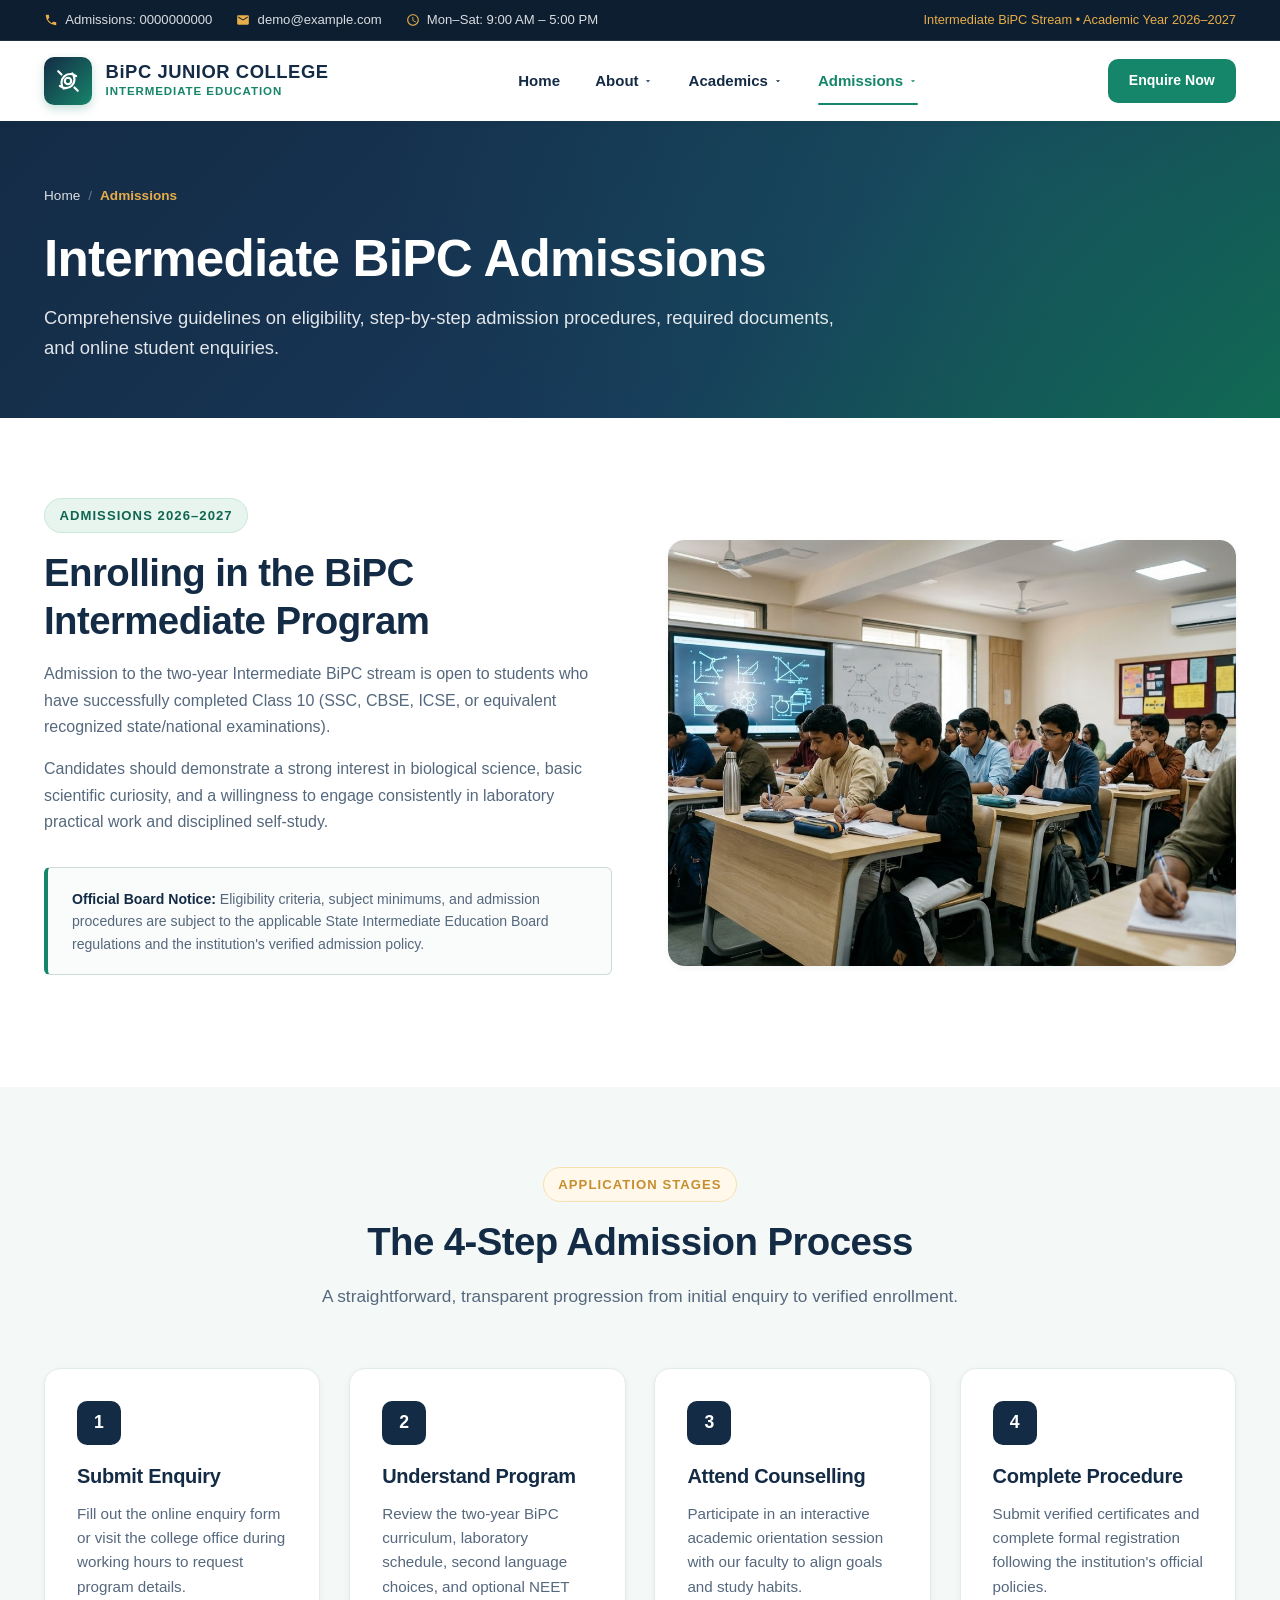
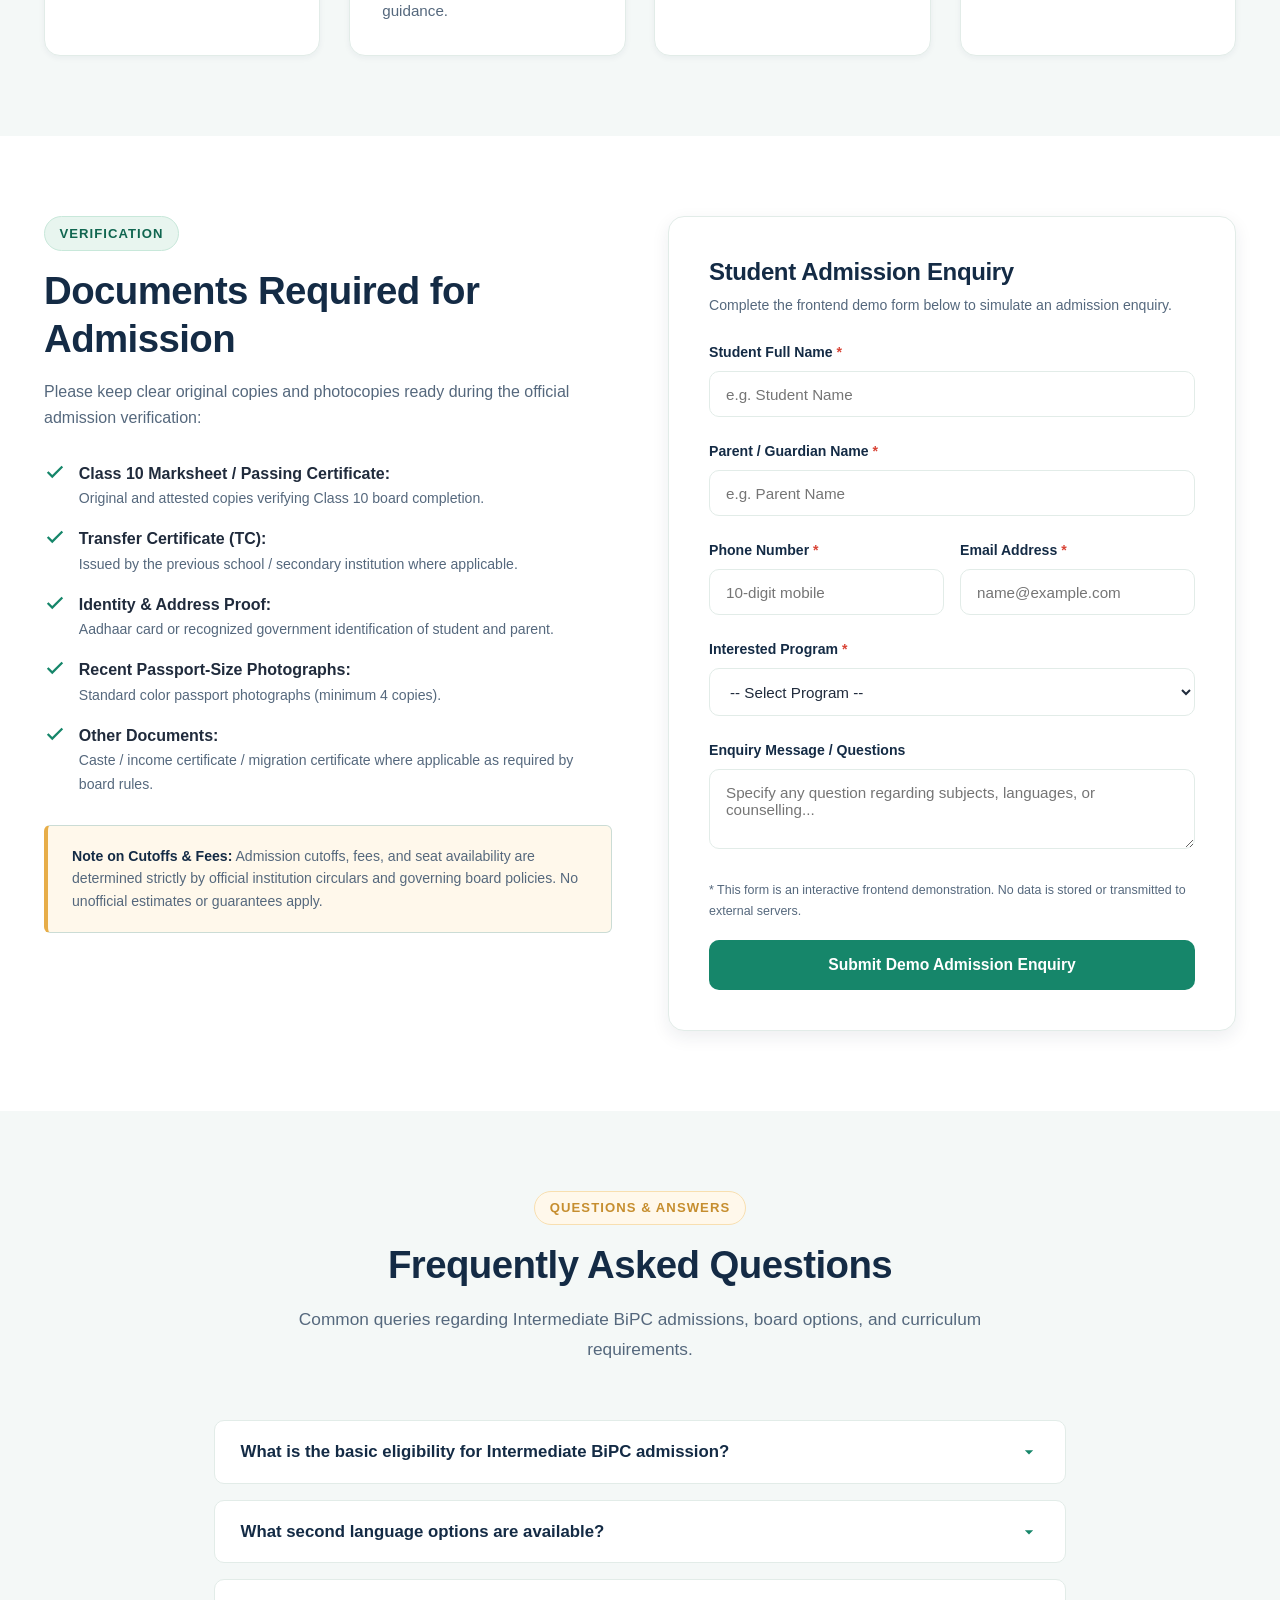
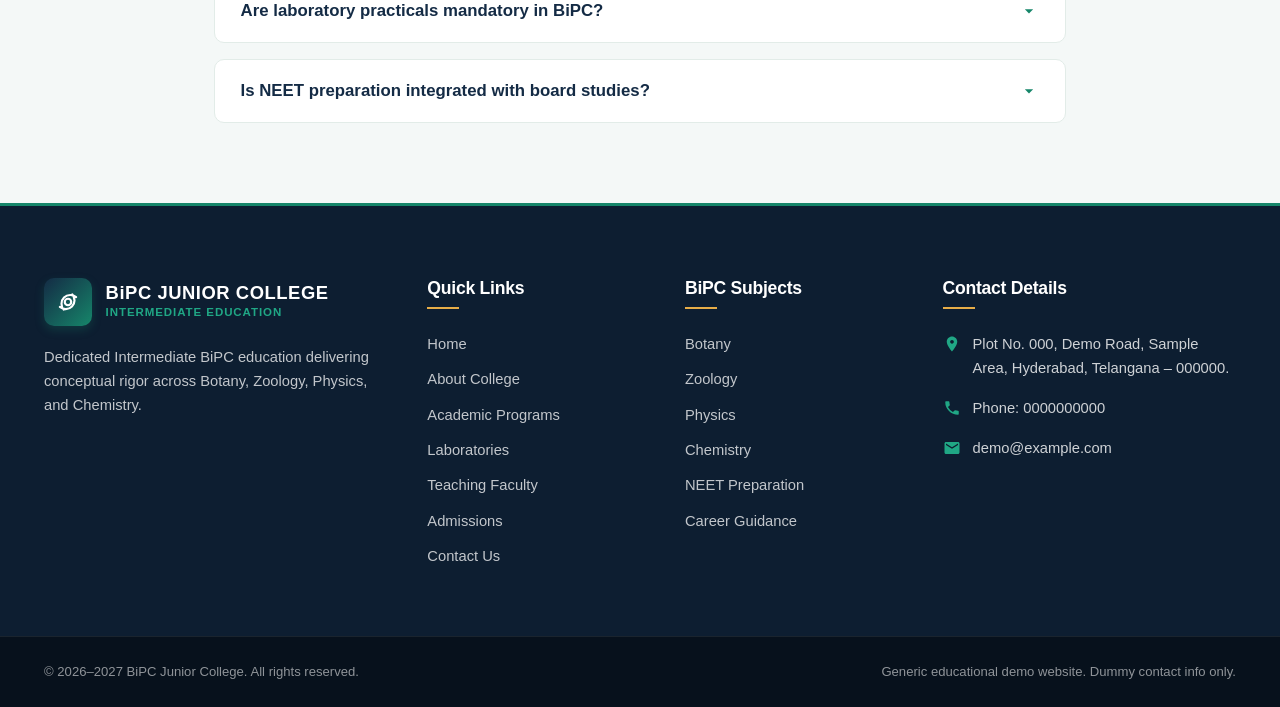
<file: admissions.html>
﻿<!DOCTYPE html>
<html lang="en">
<head>
  <meta charset="UTF-8">
  <meta name="viewport" content="width=device-width, initial-scale=1.0">
  <title>Admissions | BiPC Junior College — Intermediate Education</title>
  <meta name="description" content="Intermediate BiPC admission process, eligibility guidance, documents checklist, admission enquiry form, and frequently asked questions for Class 10 students and parents.">
  <link rel="stylesheet" href="assets/css/style.css">
  <link rel="icon" type="image/svg+xml" href="data:image/svg+xml,<svg xmlns='http://www.w3.org/2000/svg' viewBox='0 0 24 24' fill='%2316866A'><path d='M12 2L1 7l11 5 9-4.09V17h2V7L12 2z'/><path d='M3.5 10.5v5c0 3.5 4 6.5 8.5 6.5s8.5-3 8.5-6.5v-5L12 14.5l-8.5-4z'/></svg>">
</head>
<body>

  <!-- Top Bar -->
  <aside class="top-bar" aria-label="Quick Contact Information">
    <div class="container top-bar-inner">
      <div class="top-bar-info">
        <span class="top-bar-item">
          <svg viewBox="0 0 24 24"><path d="M6.62 10.79a15.05 15.05 0 006.59 6.59l2.2-2.2a1 1 0 011.02-.24 11.4 11.4 0 003.58.57 1 1 0 011 1V20a1 1 0 01-1 1A17 17 0 013 4a1 1 0 011-1h3.5a1 1 0 011 1 11.4 11.4 0 00.57 3.58 1 1 0 01-.24 1.02l-2.21 2.19z"/></svg>
          Admissions: 0000000000
        </span>
        <span class="top-bar-item">
          <svg viewBox="0 0 24 24"><path d="M20 4H4c-1.1 0-1.99.9-1.99 2L2 18c0 1.1.9 2 2 2h16c1.1 0 2-.9 2-2V6c0-1.1-.9-2-2-2zm0 4l-8 5-8-5V6l8 5 8-5v2z"/></svg>
          demo@example.com
        </span>
        <span class="top-bar-item">
          <svg viewBox="0 0 24 24"><path d="M11.99 2C6.47 2 2 6.48 2 12s4.47 10 9.99 10C17.52 22 22 17.52 22 12S17.52 2 11.99 2zM12 20c-4.42 0-8-3.58-8-8s3.58-8 8-8 8 3.58 8 8-3.58 8-8 8zm.5-13H11v6l5.25 3.15.75-1.23-4.5-2.67z"/></svg>
          Mon–Sat: 9:00 AM – 5:00 PM
        </span>
      </div>
      <div class="top-bar-notice">
        <span>Intermediate BiPC Stream • Academic Year 2026–2027</span>
      </div>
    </div>
  </aside>

  <!-- Header -->
  <header class="site-header">
    <div class="container">
      <nav class="navbar" aria-label="Main Navigation">
        <a href="index.html" class="brand-logo" aria-label="BiPC Junior College Homepage">
          <div class="logo-symbol" aria-hidden="true">
            <svg viewBox="0 0 24 24"><path d="M4.5 16.5c1.5 1.26 3.5 2 5.5 2 4.42 0 8-3.58 8-8 0-2-.74-4-2-5.5M19.5 7.5C18 6.24 16 5.5 14 5.5c-4.42 0-8 3.58-8 8 0 2 .74 4 2 5.5"/><circle cx="12" cy="12" r="3"/><line x1="3" y1="3" x2="6" y2="6"/><line x1="18" y1="18" x2="21" y2="21"/></svg>
          </div>
          <div class="brand-text">
            <span class="brand-title">BiPC JUNIOR COLLEGE</span>
            <span class="brand-subtitle">Intermediate Education</span>
          </div>
        </a>

                <ul class="nav-menu">
          <li class="nav-item">
            <a href="index.html" class="nav-link">Home</a>
          </li>

          <li class="nav-item has-dropdown">
            <a href="about.html" class="nav-link" aria-haspopup="true">
              About
              <svg class="arrow" viewBox="0 0 24 24" fill="currentColor"><path d="M7 10l5 5 5-5z"/></svg>
            </a>
            <div class="dropdown-menu">
              <a href="about.html" class="dropdown-item">
                <svg viewBox="0 0 24 24"><path d="M12 2L2 7l10 5 10-5-10-5zM2 17l10 5 10-5M2 12l10 5 10-5"/></svg>
                About College
              </a>
              <a href="faculty.html" class="dropdown-item">
                <svg viewBox="0 0 24 24"><path d="M17 21v-2a4 4 0 00-4-4H5a4 4 0 00-4 4v2"/><circle cx="9" cy="7" r="4"/><path d="M23 21v-2a4 4 0 00-3-3.87M16 3.13a4 4 0 010 7.75"/></svg>
                Faculty &amp; Mentors
              </a>
              <a href="campus-life.html" class="dropdown-item">
                <svg viewBox="0 0 24 24"><path d="M12 2l3.09 6.26L22 9.27l-5 4.87 1.18 6.88L12 17.77l-6.18 3.25L7 14.14 2 9.27l6.91-1.01L12 2z"/></svg>
                Campus Life
              </a>
            </div>
          </li>

          <li class="nav-item has-dropdown">
            <a href="academics.html" class="nav-link" aria-haspopup="true">
              Academics
              <svg class="arrow" viewBox="0 0 24 24" fill="currentColor"><path d="M7 10l5 5 5-5z"/></svg>
            </a>
            <div class="dropdown-menu dropdown-academics">
              <a href="academics.html" class="dropdown-item">
                <svg viewBox="0 0 24 24"><path d="M2 3h6a4 4 0 014 4v14a3 3 0 00-3-3H2z"/><path d="M22 3h-6a4 4 0 00-4 4v14a3 3 0 013-3h7z"/></svg>
                Academic Programs
              </a>
              <a href="subjects.html" class="dropdown-item">
                <svg viewBox="0 0 24 24"><rect x="3" y="3" width="7" height="7"/><rect x="14" y="3" width="7" height="7"/><rect x="14" y="14" width="7" height="7"/><rect x="3" y="14" width="7" height="7"/></svg>
                BiPC Subjects Overview
              </a>
              <div class="dropdown-divider"></div>
              <div class="dropdown-header">BiPC Core Subjects</div>
              <a href="botany.html" class="dropdown-item">
                <svg viewBox="0 0 24 24"><path d="M12 22V12M12 12C9 12 5 10 5 4c6 0 7 6 7 8zm0 0c3 0 7-2 7-8-6 0-7 6-7 8z"/></svg>
                Botany
              </a>
              <a href="zoology.html" class="dropdown-item">
                <svg viewBox="0 0 24 24"><path d="M12 2a5 5 0 015 5c0 4-5 9-5 9s-5-5-5-9a5 5 0 015-5z"/><circle cx="12" cy="7" r="1.5"/></svg>
                Zoology
              </a>
              <a href="physics.html" class="dropdown-item">
                <svg viewBox="0 0 24 24"><circle cx="12" cy="12" r="4"/><path d="M3 12h3M18 12h3M12 3v3M12 18v3"/></svg>
                Physics
              </a>
              <a href="chemistry.html" class="dropdown-item">
                <svg viewBox="0 0 24 24"><path d="M9 3h6v3l4 8v5a2 2 0 01-2 2H7a2 2 0 01-2-2v-5l4-8V3z"/></svg>
                Chemistry
              </a>
              <div class="dropdown-divider"></div>
              <a href="laboratories.html" class="dropdown-item">
                <svg viewBox="0 0 24 24"><path d="M10 2v7.31L4.2 19.46A2 2 0 005.9 22h12.2a2 2 0 001.7-2.54L14 9.31V2"/></svg>
                Laboratories
              </a>
              <a href="neet-preparation.html" class="dropdown-item">
                <svg viewBox="0 0 24 24"><circle cx="12" cy="12" r="10"/><circle cx="12" cy="12" r="6"/><circle cx="12" cy="12" r="2"/></svg>
                NEET Preparation
              </a>
            </div>
          </li>

          <li class="nav-item has-dropdown">
            <a href="admissions.html" class="nav-link active" aria-haspopup="true">
              Admissions
              <svg class="arrow" viewBox="0 0 24 24" fill="currentColor"><path d="M7 10l5 5 5-5z"/></svg>
            </a>
            <div class="dropdown-menu">
              <a href="admissions.html" class="dropdown-item active">
                <svg viewBox="0 0 24 24"><path d="M9 11l3 3L22 4"/><path d="M21 12v7a2 2 0 01-2 2H5a2 2 0 01-2-2V5a2 2 0 012-2h11"/></svg>
                Admissions Process
              </a>
              <a href="career-guidance.html" class="dropdown-item">
                <svg viewBox="0 0 24 24"><circle cx="12" cy="12" r="10"/><polygon points="16.24 7.76 14.12 14.12 7.76 16.24 9.88 9.88 16.24 7.76"/></svg>
                Career Opportunities
              </a>
              <a href="contact.html" class="dropdown-item">
                <svg viewBox="0 0 24 24"><path d="M22 16.92v3a2 2 0 01-2.18 2 19.79 19.79 0 01-8.63-3.07 19.5 19.5 0 01-6-6 19.79 19.79 0 01-3.07-8.67A2 2 0 014.11 2h3a2 2 0 012 1.72 12.84 12.84 0 00.7 2.81 2 2 0 01-.45 2.11L8.09 9.91a16 16 0 006 6l1.27-1.27a2 2 0 012.11-.45 12.84 12.84 0 002.81.7A2 2 0 0122 16.92z"/></svg>
                Contact Us
              </a>
            </div>
          </li>
        </ul>

        <div class="header-cta">
          <a href="contact.html" class="btn btn-primary btn-sm">Enquire Now</a>
        </div>

        <button class="mobile-toggle" aria-label="Toggle navigation menu" aria-expanded="false">
          <svg viewBox="0 0 24 24"><path d="M3 18h18v-2H3v2zm0-5h18v-2H3v2zm0-7v2h18V6H3z"/></svg>
        </button>
      </nav>
    </div>
  </header>

  <!-- Page Banner -->
  <section class="page-banner">
    <div class="container">
      <div class="page-banner-content">
        <nav class="breadcrumb-nav" aria-label="Breadcrumb">
          <div class="breadcrumb">
            <a href="index.html">Home</a>
            <span class="breadcrumb-sep">/</span>
            <span class="breadcrumb-current">Admissions</span>
          </div>
        </nav>
        <h1>Intermediate BiPC Admissions</h1>
        <p>Comprehensive guidelines on eligibility, step-by-step admission procedures, required documents, and online student enquiries.</p>
      </div>
    </div>
  </section>

  <main>
    <!-- Section 1: Overview & Eligibility -->
    <section class="section bg-white">
      <div class="container">
        <div class="grid grid-2" style="align-items: center; gap: 3.5rem;">
          <div>
            <span class="section-tag">Admissions 2026–2027</span>
            <h2 class="section-title">Enrolling in the BiPC Intermediate Program</h2>
            <p>
              Admission to the two-year Intermediate BiPC stream is open to students who have successfully completed Class 10 (SSC, CBSE, ICSE, or equivalent recognized state/national examinations).
            </p>
            <p>
              Candidates should demonstrate a strong interest in biological science, basic scientific curiosity, and a willingness to engage consistently in laboratory practical work and disciplined self-study.
            </p>
            <div class="disclaimer-box">
              <strong>Official Board Notice:</strong> Eligibility criteria, subject minimums, and admission procedures are subject to the applicable State Intermediate Education Board regulations and the institution's verified admission policy.
            </div>
          </div>

          <div>
            <div class="img-frame ratio-4-3" style="min-height: 320px;">
              <img src="images/students-classroom.jpeg" alt="Student Admissions and Orientation" class="site-img" loading="lazy">
            </div>
          </div>
        </div>
      </div>
    </section>

    <!-- Section 2: 4-Step Admission Process -->
    <section class="section bg-light">
      <div class="container">
        <div class="section-header">
          <span class="section-tag tag-gold">Application Stages</span>
          <h2 class="section-title">The 4-Step Admission Process</h2>
          <p class="section-desc">A straightforward, transparent progression from initial enquiry to verified enrollment.</p>
        </div>

        <div class="grid grid-4">
          <div class="card" style="padding: 2rem;">
            <div class="step-number" style="margin-bottom: 1.2rem;">1</div>
            <h4 class="card-title">Submit Enquiry</h4>
            <p class="card-text">Fill out the online enquiry form or visit the college office during working hours to request program details.</p>
          </div>

          <div class="card" style="padding: 2rem;">
            <div class="step-number" style="margin-bottom: 1.2rem;">2</div>
            <h4 class="card-title">Understand Program</h4>
            <p class="card-text">Review the two-year BiPC curriculum, laboratory schedule, second language choices, and optional NEET guidance.</p>
          </div>

          <div class="card" style="padding: 2rem;">
            <div class="step-number" style="margin-bottom: 1.2rem;">3</div>
            <h4 class="card-title">Attend Counselling</h4>
            <p class="card-text">Participate in an interactive academic orientation session with our faculty to align goals and study habits.</p>
          </div>

          <div class="card" style="padding: 2rem;">
            <div class="step-number" style="margin-bottom: 1.2rem;">4</div>
            <h4 class="card-title">Complete Procedure</h4>
            <p class="card-text">Submit verified certificates and complete formal registration following the institution's official policies.</p>
          </div>
        </div>
      </div>
    </section>

    <!-- Section 3: Documents Checklist & Enquiry Form -->
    <section class="section bg-white" id="enquire">
      <div class="container">
        <div class="grid grid-2" style="gap: 3.5rem; align-items: start;">
          <!-- Documents Checklist -->
          <div>
            <span class="section-tag">Verification</span>
            <h2 class="section-title">Documents Required for Admission</h2>
            <p>
              Please keep clear original copies and photocopies ready during the official admission verification:
            </p>

            <ul style="display: flex; flex-direction: column; gap: 1rem; margin: 1.8rem 0;">
              <li style="display: flex; gap: 0.8rem; align-items: flex-start;">
                <svg style="width: 22px; height: 22px; color: var(--medical-green); flex-shrink: 0;" viewBox="0 0 24 24" fill="none" stroke="currentColor" stroke-width="2.5"><polyline points="20 6 9 17 4 12"/></svg>
                <div>
                  <strong>Class 10 Marksheet / Passing Certificate:</strong>
                  <p style="font-size: 0.88rem; margin: 0;">Original and attested copies verifying Class 10 board completion.</p>
                </div>
              </li>

              <li style="display: flex; gap: 0.8rem; align-items: flex-start;">
                <svg style="width: 22px; height: 22px; color: var(--medical-green); flex-shrink: 0;" viewBox="0 0 24 24" fill="none" stroke="currentColor" stroke-width="2.5"><polyline points="20 6 9 17 4 12"/></svg>
                <div>
                  <strong>Transfer Certificate (TC):</strong>
                  <p style="font-size: 0.88rem; margin: 0;">Issued by the previous school / secondary institution where applicable.</p>
                </div>
              </li>

              <li style="display: flex; gap: 0.8rem; align-items: flex-start;">
                <svg style="width: 22px; height: 22px; color: var(--medical-green); flex-shrink: 0;" viewBox="0 0 24 24" fill="none" stroke="currentColor" stroke-width="2.5"><polyline points="20 6 9 17 4 12"/></svg>
                <div>
                  <strong>Identity &amp; Address Proof:</strong>
                  <p style="font-size: 0.88rem; margin: 0;">Aadhaar card or recognized government identification of student and parent.</p>
                </div>
              </li>

              <li style="display: flex; gap: 0.8rem; align-items: flex-start;">
                <svg style="width: 22px; height: 22px; color: var(--medical-green); flex-shrink: 0;" viewBox="0 0 24 24" fill="none" stroke="currentColor" stroke-width="2.5"><polyline points="20 6 9 17 4 12"/></svg>
                <div>
                  <strong>Recent Passport-Size Photographs:</strong>
                  <p style="font-size: 0.88rem; margin: 0;">Standard color passport photographs (minimum 4 copies).</p>
                </div>
              </li>

              <li style="display: flex; gap: 0.8rem; align-items: flex-start;">
                <svg style="width: 22px; height: 22px; color: var(--medical-green); flex-shrink: 0;" viewBox="0 0 24 24" fill="none" stroke="currentColor" stroke-width="2.5"><polyline points="20 6 9 17 4 12"/></svg>
                <div>
                  <strong>Other Documents:</strong>
                  <p style="font-size: 0.88rem; margin: 0;">Caste / income certificate / migration certificate where applicable as required by board rules.</p>
                </div>
              </li>
            </ul>

            <div class="disclaimer-box warning" style="margin-top: 1.5rem;">
              <strong>Note on Cutoffs &amp; Fees:</strong> Admission cutoffs, fees, and seat availability are determined strictly by official institution circulars and governing board policies. No unofficial estimates or guarantees apply.
            </div>
          </div>

          <!-- Admission Enquiry Form -->
          <div class="card" style="padding: 2.5rem; box-shadow: var(--shadow-md);">
            <h3 style="font-size: 1.5rem; margin-bottom: 0.4rem;">Student Admission Enquiry</h3>
            <p style="font-size: 0.88rem; margin-bottom: 1.5rem;">Complete the frontend demo form below to simulate an admission enquiry.</p>

            <form data-validate="true" novalidate>
              <div class="form-group">
                <label class="form-label" for="admStudentName">Student Full Name <span class="required">*</span></label>
                <input type="text" id="admStudentName" class="form-control" placeholder="e.g. Student Name" required>
                <span class="form-error">Please enter student name.</span>
              </div>

              <div class="form-group">
                <label class="form-label" for="admParentName">Parent / Guardian Name <span class="required">*</span></label>
                <input type="text" id="admParentName" class="form-control" placeholder="e.g. Parent Name" required>
                <span class="form-error">Please enter parent name.</span>
              </div>

              <div class="grid grid-2" style="gap: 1rem;">
                <div class="form-group">
                  <label class="form-label" for="admPhone">Phone Number <span class="required">*</span></label>
                  <input type="tel" id="admPhone" class="form-control" placeholder="10-digit mobile" required>
                  <span class="form-error">Please enter valid 10-digit number.</span>
                </div>
                <div class="form-group">
                  <label class="form-label" for="admEmail">Email Address <span class="required">*</span></label>
                  <input type="email" id="admEmail" class="form-control" placeholder="name@example.com" required>
                  <span class="form-error">Please enter valid email.</span>
                </div>
              </div>

              <div class="form-group">
                <label class="form-label" for="admProgram">Interested Program <span class="required">*</span></label>
                <select id="admProgram" class="form-control" required>
                  <option value="">-- Select Program --</option>
                  <option value="bipc">Intermediate BiPC (Regular Stream)</option>
                  <option value="bipc_neet">Intermediate BiPC with NEET Preparation</option>
                  <option value="first_year">Intermediate First Year (Junior Inter)</option>
                  <option value="second_year">Intermediate Second Year (Senior Inter)</option>
                  <option value="counselling">Admission Counselling Consultation</option>
                </select>
                <span class="form-error">Please select a program.</span>
              </div>

              <div class="form-group">
                <label class="form-label" for="admMessage">Enquiry Message / Questions</label>
                <textarea id="admMessage" class="form-control" rows="3" placeholder="Specify any question regarding subjects, languages, or counselling..."></textarea>
              </div>

              <p class="form-hint" style="margin-bottom: 1.2rem;">
                * This form is an interactive frontend demonstration. No data is stored or transmitted to external servers.
              </p>

              <button type="submit" class="btn btn-primary" style="width: 100%;">Submit Demo Admission Enquiry</button>
            </form>
          </div>
        </div>
      </div>
    </section>

    <!-- Section 4: Admissions FAQ -->
    <section class="section bg-light">
      <div class="container container-narrow">
        <div class="section-header">
          <span class="section-tag tag-gold">Questions &amp; Answers</span>
          <h2 class="section-title">Frequently Asked Questions</h2>
          <p class="section-desc">Common queries regarding Intermediate BiPC admissions, board options, and curriculum requirements.</p>
        </div>

        <div class="accordion">
          <!-- FAQ 1 -->
          <div class="accordion-item">
            <button class="accordion-header" type="button">
              <span>What is the basic eligibility for Intermediate BiPC admission?</span>
              <svg class="accordion-icon" viewBox="0 0 24 24" fill="currentColor"><path d="M7 10l5 5 5-5z"/></svg>
            </button>
            <div class="accordion-body">
              <p>Students who have successfully cleared Class 10 (SSC / CBSE / ICSE / recognized state boards) are eligible to seek admission into the Intermediate BiPC stream, subject to board rules and verification of required certificates.</p>
            </div>
          </div>

          <!-- FAQ 2 -->
          <div class="accordion-item">
            <button class="accordion-header" type="button">
              <span>What second language options are available?</span>
              <svg class="accordion-icon" viewBox="0 0 24 24" fill="currentColor"><path d="M7 10l5 5 5-5z"/></svg>
            </button>
            <div class="accordion-body">
              <p>Common second languages permitted under State Intermediate Board guidelines include Sanskrit, Telugu, Hindi, and Urdu. Specific language availability should be confirmed during institutional registration.</p>
            </div>
          </div>

          <!-- FAQ 3 -->
          <div class="accordion-item">
            <button class="accordion-header" type="button">
              <span>Are laboratory practicals mandatory in BiPC?</span>
              <svg class="accordion-icon" viewBox="0 0 24 24" fill="currentColor"><path d="M7 10l5 5 5-5z"/></svg>
            </button>
            <div class="accordion-body">
              <p>Yes. Laboratory practical examinations in Botany, Zoology, Physics, and Chemistry are a mandatory component of Intermediate Board evaluation, usually assessed during the Second Year.</p>
            </div>
          </div>

          <!-- FAQ 4 -->
          <div class="accordion-item">
            <button class="accordion-header" type="button">
              <span>Is NEET preparation integrated with board studies?</span>
              <svg class="accordion-icon" viewBox="0 0 24 24" fill="currentColor"><path d="M7 10l5 5 5-5z"/></svg>
            </button>
            <div class="accordion-body">
              <p>NEET preparation is offered as an optional structured orientation. It emphasizes NCERT-aligned multiple-choice questions alongside regular board syllabus teaching to ensure balanced learning.</p>
            </div>
          </div>
        </div>
      </div>
    </section>

    <!-- Demo Modal -->
    <div id="demoModal" class="modal-overlay" role="dialog" aria-modal="true" aria-labelledby="modalTitle">
      <div class="modal-box">
        <div class="modal-icon">
          <svg viewBox="0 0 24 24" fill="none" stroke="currentColor" stroke-width="2.5"><polyline points="20 6 9 17 4 12"/></svg>
        </div>
        <h3 id="modalTitle" style="color: var(--primary-navy); margin-bottom: 0.5rem;">Enquiry Recorded (Demo)</h3>
        <p style="color: var(--muted-text); font-size: 0.95rem; margin-bottom: 1.5rem;">
          Thank you for exploring our Intermediate BiPC program. This is an illustrative frontend demonstration. No real data has been sent to any server.
        </p>
        <button type="button" class="btn btn-primary" data-close-modal>Close Window</button>
      </div>
    </div>
  </main>

  <!-- Footer -->
  <footer class="site-footer" aria-label="Site Footer">
    <div class="footer-top">
      <div class="container">
        <div class="footer-grid">
          <div class="footer-col footer-about">
            <div class="brand-logo" style="margin-bottom: 1.2rem;">
              <div class="logo-symbol" aria-hidden="true"><svg viewBox="0 0 24 24"><path d="M4.5 16.5c1.5 1.26 3.5 2 5.5 2 4.42 0 8-3.58 8-8 0-2-.74-4-2-5.5M19.5 7.5C18 6.24 16 5.5 14 5.5c-4.42 0-8 3.58-8 8 0 2 .74 4 2 5.5"/><circle cx="12" cy="12" r="3"/></svg></div>
              <div class="brand-text">
                <span class="brand-title" style="color: var(--white);">BiPC JUNIOR COLLEGE</span>
                <span class="brand-subtitle" style="color: var(--medical-green-light);">Intermediate Education</span>
              </div>
            </div>
            <p>Dedicated Intermediate BiPC education delivering conceptual rigor across Botany, Zoology, Physics, and Chemistry.</p>
          </div>

          <div class="footer-col">
            <h4>Quick Links</h4>
            <ul class="footer-links">
              <li><a href="index.html">Home</a></li>
              <li><a href="about.html">About College</a></li>
              <li><a href="academics.html">Academic Programs</a></li>
              <li><a href="laboratories.html">Laboratories</a></li>
              <li><a href="faculty.html">Teaching Faculty</a></li>
              <li><a href="admissions.html">Admissions</a></li>
              <li><a href="contact.html">Contact Us</a></li>
            </ul>
          </div>

          <div class="footer-col">
            <h4>BiPC Subjects</h4>
            <ul class="footer-links">
              <li><a href="botany.html">Botany</a></li>
              <li><a href="zoology.html">Zoology</a></li>
              <li><a href="physics.html">Physics</a></li>
              <li><a href="chemistry.html">Chemistry</a></li>
              <li><a href="neet-preparation.html">NEET Preparation</a></li>
              <li><a href="career-guidance.html">Career Guidance</a></li>
            </ul>
          </div>

          <div class="footer-col footer-contact">
            <h4>Contact Details</h4>
            <ul>
              <li>
                <svg viewBox="0 0 24 24"><path d="M12 2C8.13 2 5 5.13 5 9c0 5.25 7 13 7 13s7-7.75 7-13c0-3.87-3.13-7-7-7zm0 9.5c-1.38 0-2.5-1.12-2.5-2.5s1.12-2.5 2.5-2.5 2.5 1.12 2.5 2.5-1.12 2.5-2.5 2.5z"/></svg>
                <span>Plot No. 000, Demo Road, Sample Area, Hyderabad, Telangana – 000000.</span>
              </li>
              <li>
                <svg viewBox="0 0 24 24"><path d="M6.62 10.79a15.05 15.05 0 006.59 6.59l2.2-2.2a1 1 0 011.02-.24 11.4 11.4 0 003.58.57 1 1 0 011 1V20a1 1 0 01-1 1A17 17 0 013 4a1 1 0 011-1h3.5a1 1 0 011 1 11.4 11.4 0 00.57 3.58 1 1 0 01-.24 1.02l-2.21 2.19z"/></svg>
                <span>Phone: 0000000000</span>
              </li>
              <li>
                <svg viewBox="0 0 24 24"><path d="M20 4H4c-1.1 0-1.99.9-1.99 2L2 18c0 1.1.9 2 2 2h16c1.1 0 2-.9 2-2V6c0-1.1-.9-2-2-2zm0 4l-8 5-8-5V6l8 5 8-5v2z"/></svg>
                <span>demo@example.com</span>
              </li>
            </ul>
          </div>
        </div>
      </div>
    </div>

    <div class="footer-bottom">
      <div class="container footer-bottom-inner">
        <div>© 2026–2027 BiPC Junior College. All rights reserved.</div>
        <div>Generic educational demo website. Dummy contact info only.</div>
      </div>
    </div>
  </footer>

  <button class="scroll-top-btn" aria-label="Scroll to top of page">
    <svg viewBox="0 0 24 24"><path d="M18 15l-6-6-6 6"/></svg>
  </button>

  <script src="assets/js/script.js"></script>
</body>
</html>
</file>
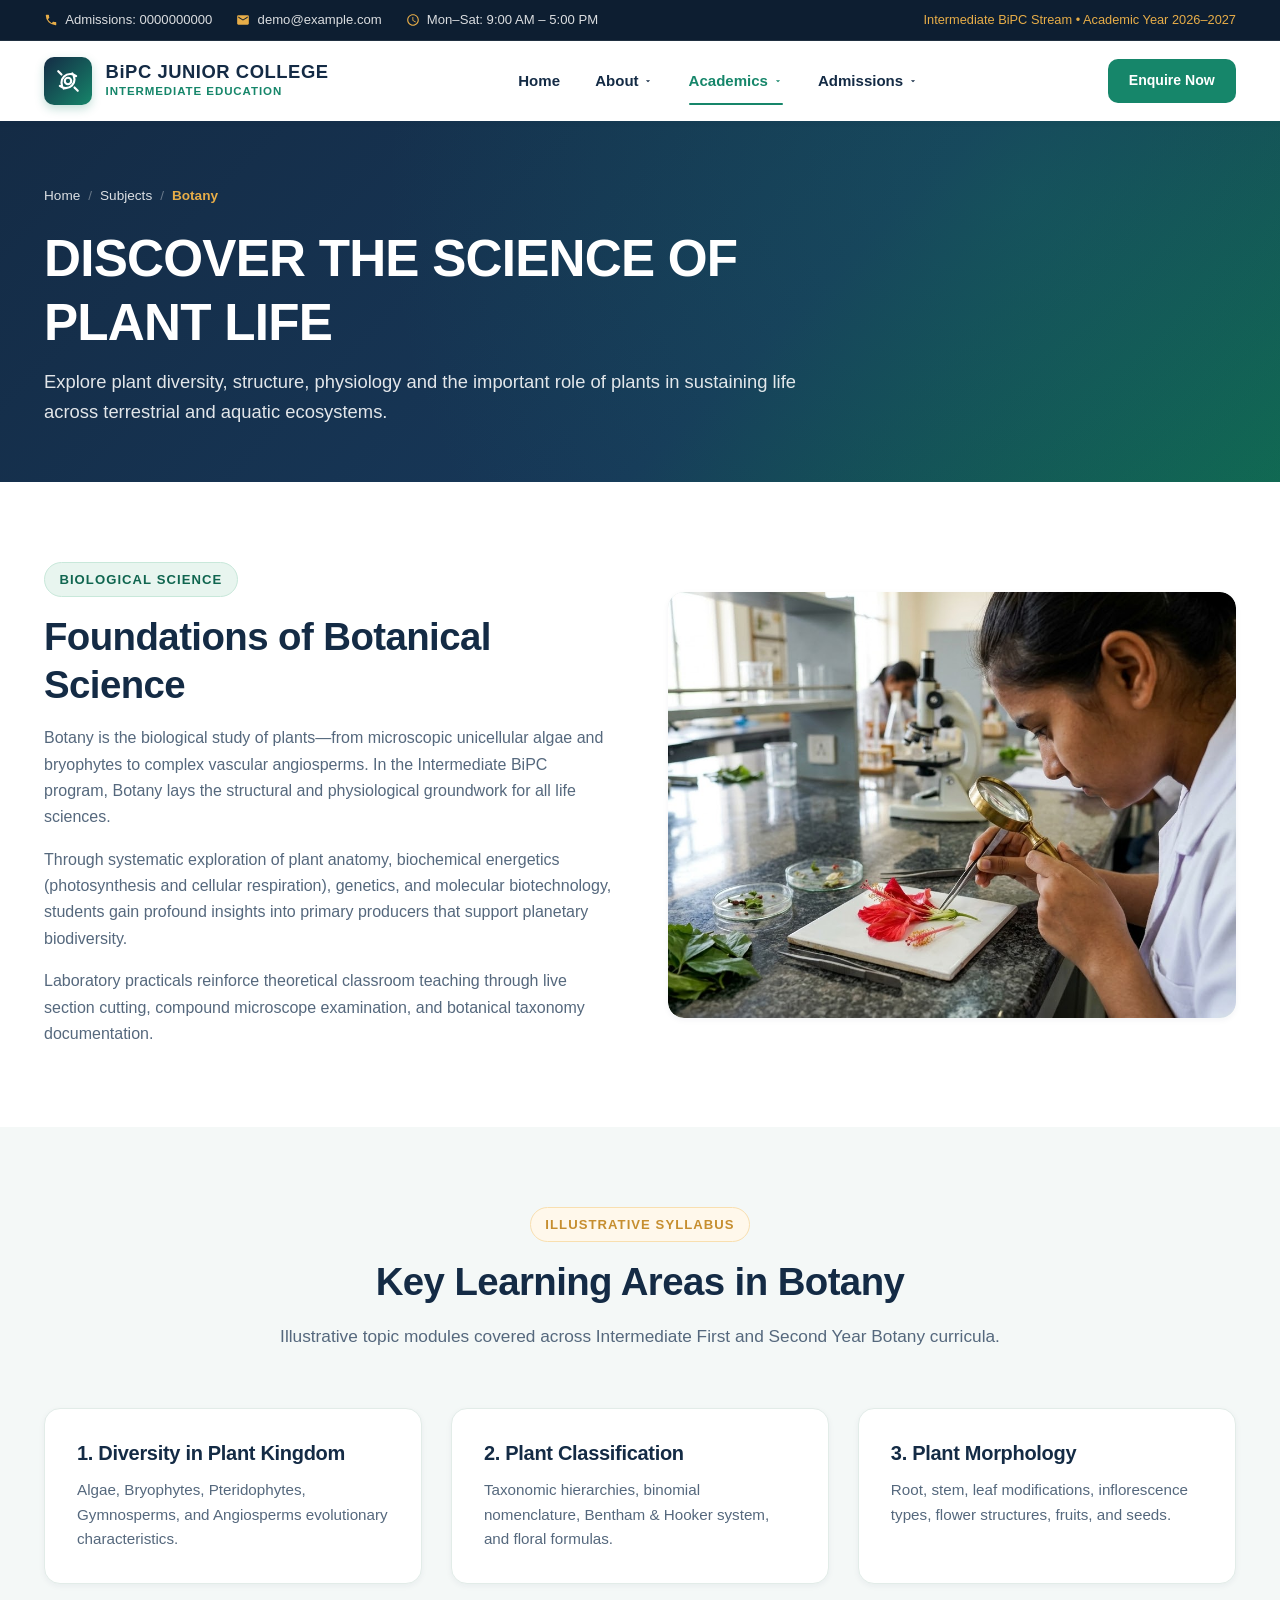
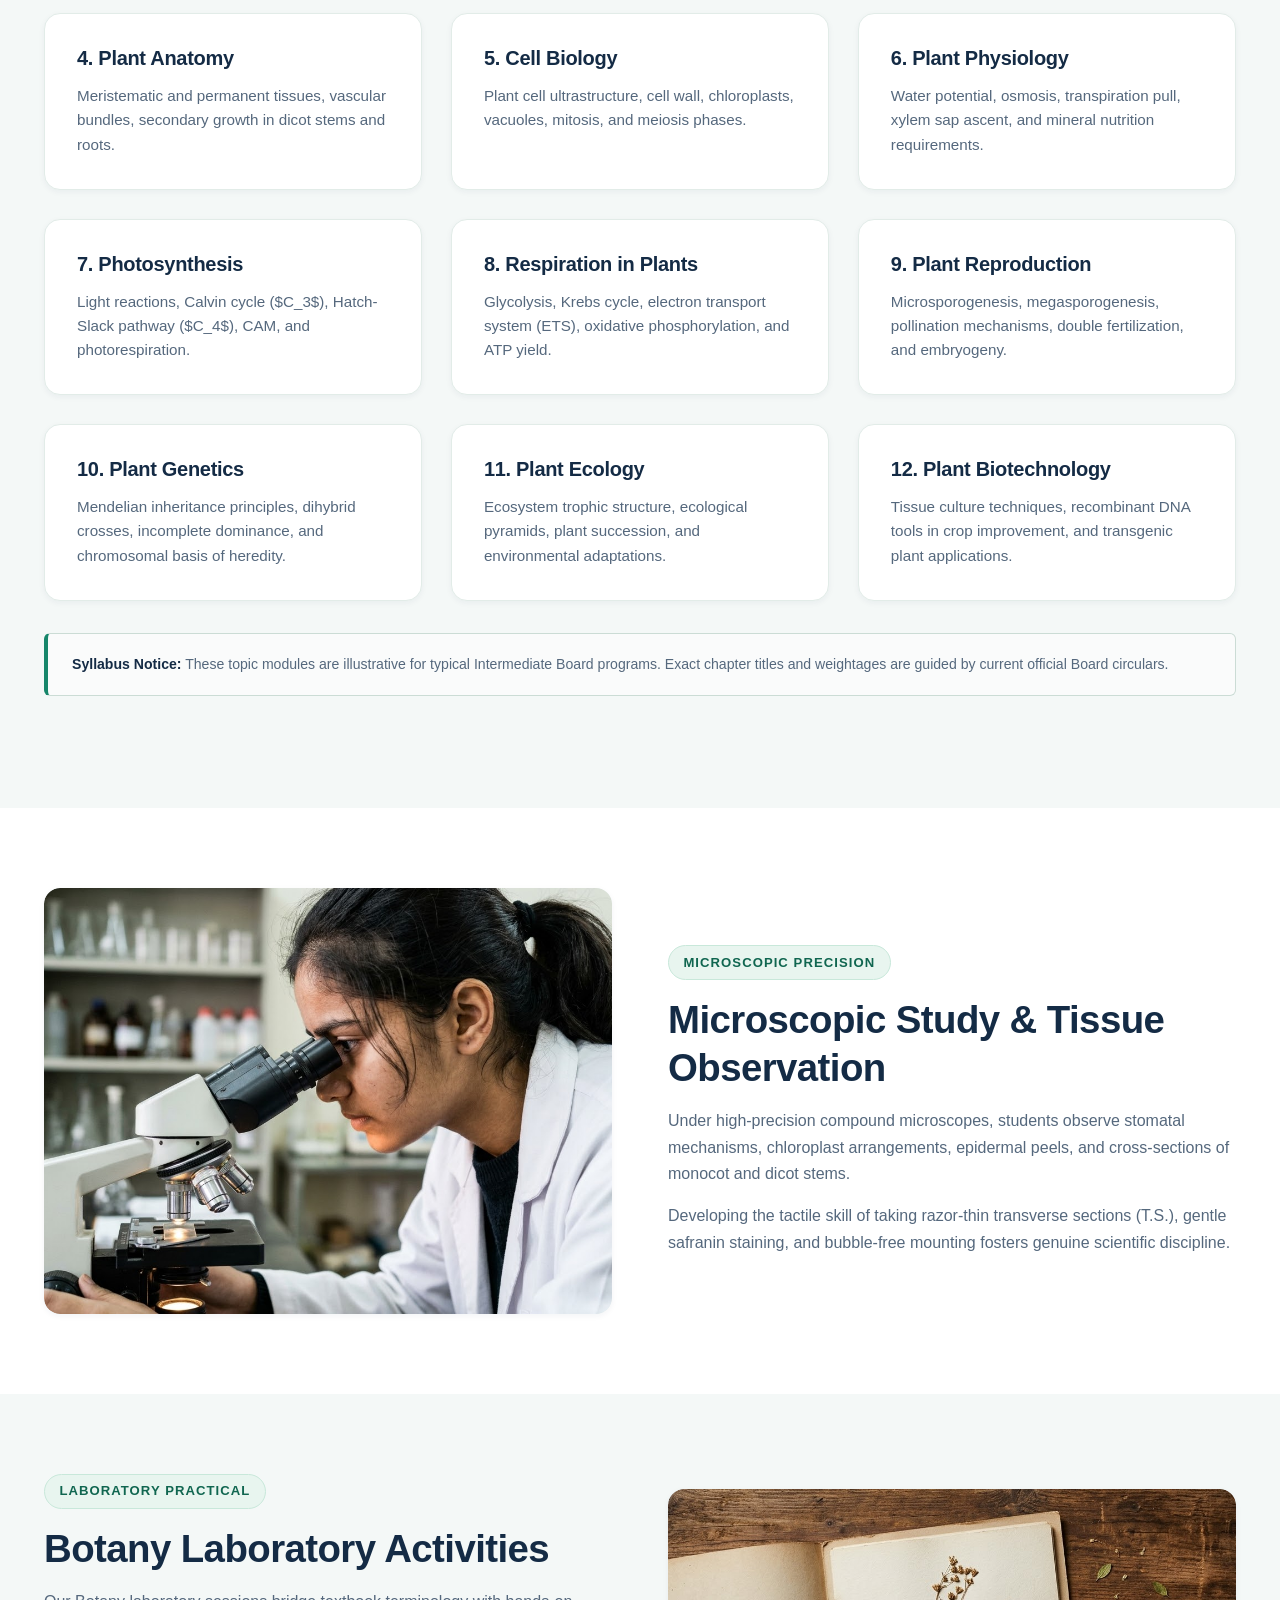
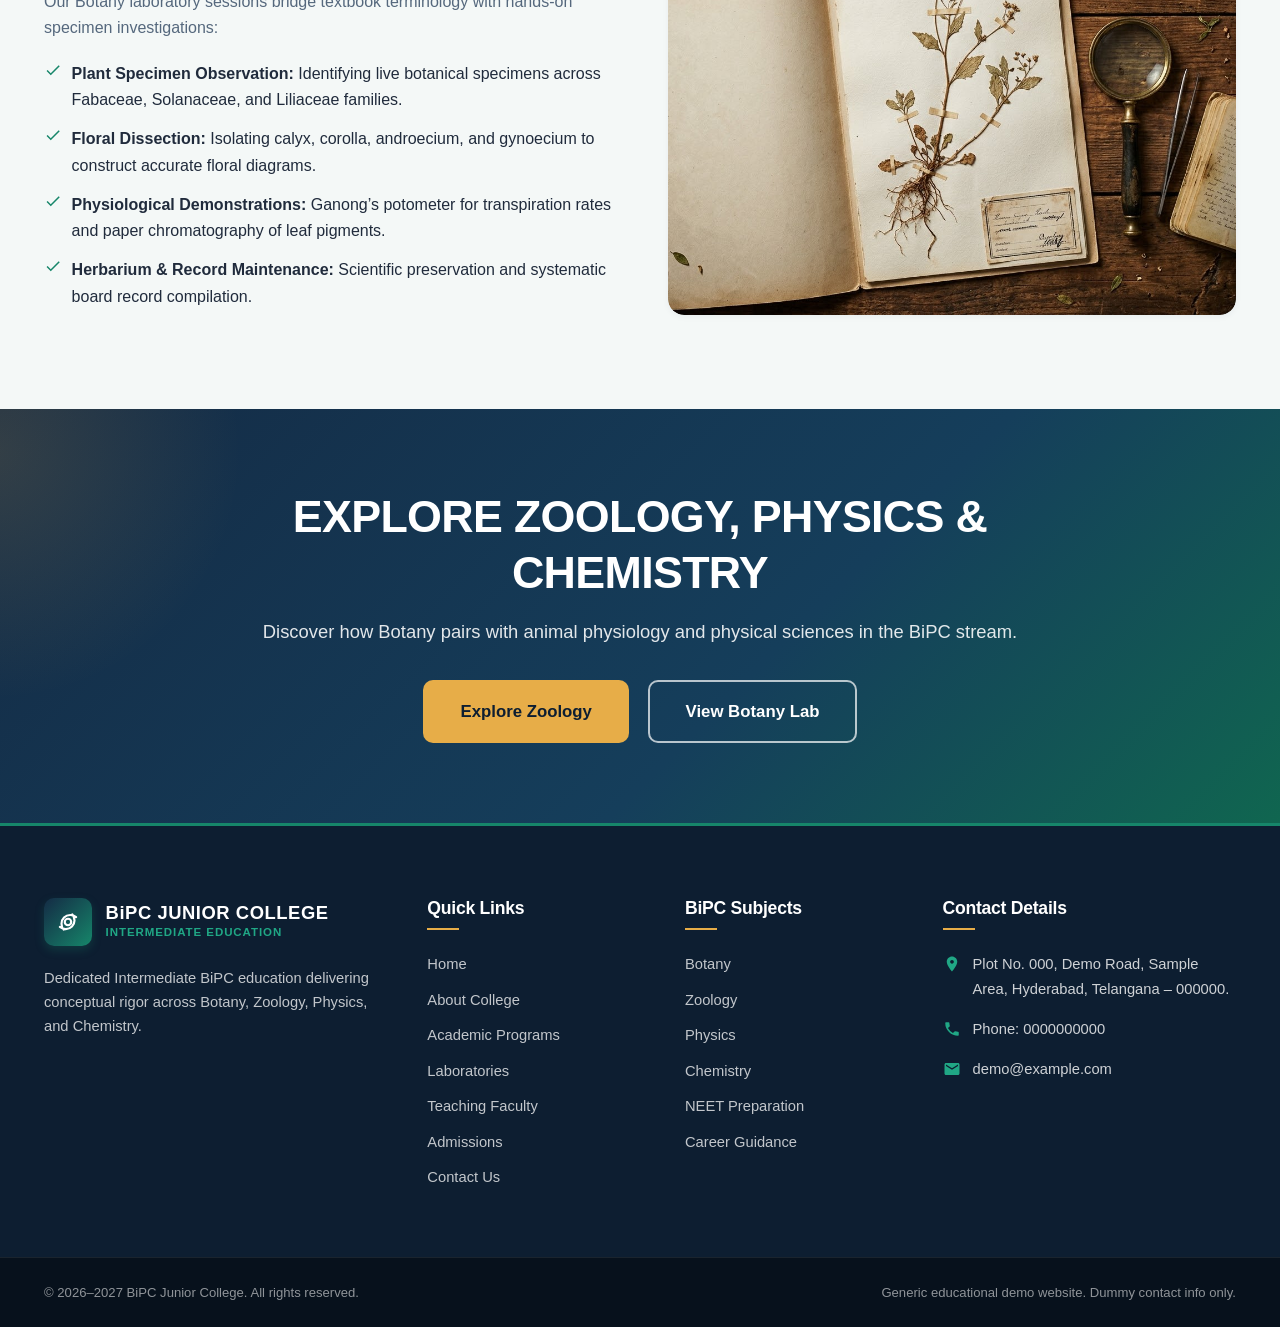
<file: botany.html>
﻿<!DOCTYPE html>
<html lang="en">
<head>
  <meta charset="UTF-8">
  <meta name="viewport" content="width=device-width, initial-scale=1.0">
  <title>Botany | BiPC Junior College — Plant Sciences &amp; Biological Studies</title>
  <meta name="description" content="Discover Intermediate Botany: Plant diversity, morphology, cellular anatomy, plant physiology, reproduction, genetics, and laboratory microscope activities.">
  <link rel="stylesheet" href="assets/css/style.css">
  <link rel="icon" type="image/svg+xml" href="data:image/svg+xml,<svg xmlns='http://www.w3.org/2000/svg' viewBox='0 0 24 24' fill='%2316866A'><path d='M12 2L1 7l11 5 9-4.09V17h2V7L12 2z'/><path d='M3.5 10.5v5c0 3.5 4 6.5 8.5 6.5s8.5-3 8.5-6.5v-5L12 14.5l-8.5-4z'/></svg>">
</head>
<body>

  <!-- Top Bar -->
  <aside class="top-bar" aria-label="Quick Contact Information">
    <div class="container top-bar-inner">
      <div class="top-bar-info">
        <span class="top-bar-item">
          <svg viewBox="0 0 24 24"><path d="M6.62 10.79a15.05 15.05 0 006.59 6.59l2.2-2.2a1 1 0 011.02-.24 11.4 11.4 0 003.58.57 1 1 0 011 1V20a1 1 0 01-1 1A17 17 0 013 4a1 1 0 011-1h3.5a1 1 0 011 1 11.4 11.4 0 00.57 3.58 1 1 0 01-.24 1.02l-2.21 2.19z"/></svg>
          Admissions: 0000000000
        </span>
        <span class="top-bar-item">
          <svg viewBox="0 0 24 24"><path d="M20 4H4c-1.1 0-1.99.9-1.99 2L2 18c0 1.1.9 2 2 2h16c1.1 0 2-.9 2-2V6c0-1.1-.9-2-2-2zm0 4l-8 5-8-5V6l8 5 8-5v2z"/></svg>
          demo@example.com
        </span>
        <span class="top-bar-item">
          <svg viewBox="0 0 24 24"><path d="M11.99 2C6.47 2 2 6.48 2 12s4.47 10 9.99 10C17.52 22 22 17.52 22 12S17.52 2 11.99 2zM12 20c-4.42 0-8-3.58-8-8s3.58-8 8-8 8 3.58 8 8-3.58 8-8 8zm.5-13H11v6l5.25 3.15.75-1.23-4.5-2.67z"/></svg>
          Mon–Sat: 9:00 AM – 5:00 PM
        </span>
      </div>
      <div class="top-bar-notice">
        <span>Intermediate BiPC Stream • Academic Year 2026–2027</span>
      </div>
    </div>
  </aside>

  <!-- Header -->
  <header class="site-header">
    <div class="container">
      <nav class="navbar" aria-label="Main Navigation">
        <a href="index.html" class="brand-logo" aria-label="BiPC Junior College Homepage">
          <div class="logo-symbol" aria-hidden="true">
            <svg viewBox="0 0 24 24"><path d="M4.5 16.5c1.5 1.26 3.5 2 5.5 2 4.42 0 8-3.58 8-8 0-2-.74-4-2-5.5M19.5 7.5C18 6.24 16 5.5 14 5.5c-4.42 0-8 3.58-8 8 0 2 .74 4 2 5.5"/><circle cx="12" cy="12" r="3"/><line x1="3" y1="3" x2="6" y2="6"/><line x1="18" y1="18" x2="21" y2="21"/></svg>
          </div>
          <div class="brand-text">
            <span class="brand-title">BiPC JUNIOR COLLEGE</span>
            <span class="brand-subtitle">Intermediate Education</span>
          </div>
        </a>

                <ul class="nav-menu">
          <li class="nav-item">
            <a href="index.html" class="nav-link">Home</a>
          </li>

          <li class="nav-item has-dropdown">
            <a href="about.html" class="nav-link" aria-haspopup="true">
              About
              <svg class="arrow" viewBox="0 0 24 24" fill="currentColor"><path d="M7 10l5 5 5-5z"/></svg>
            </a>
            <div class="dropdown-menu">
              <a href="about.html" class="dropdown-item">
                <svg viewBox="0 0 24 24"><path d="M12 2L2 7l10 5 10-5-10-5zM2 17l10 5 10-5M2 12l10 5 10-5"/></svg>
                About College
              </a>
              <a href="faculty.html" class="dropdown-item">
                <svg viewBox="0 0 24 24"><path d="M17 21v-2a4 4 0 00-4-4H5a4 4 0 00-4 4v2"/><circle cx="9" cy="7" r="4"/><path d="M23 21v-2a4 4 0 00-3-3.87M16 3.13a4 4 0 010 7.75"/></svg>
                Faculty &amp; Mentors
              </a>
              <a href="campus-life.html" class="dropdown-item">
                <svg viewBox="0 0 24 24"><path d="M12 2l3.09 6.26L22 9.27l-5 4.87 1.18 6.88L12 17.77l-6.18 3.25L7 14.14 2 9.27l6.91-1.01L12 2z"/></svg>
                Campus Life
              </a>
            </div>
          </li>

          <li class="nav-item has-dropdown">
            <a href="academics.html" class="nav-link active" aria-haspopup="true">
              Academics
              <svg class="arrow" viewBox="0 0 24 24" fill="currentColor"><path d="M7 10l5 5 5-5z"/></svg>
            </a>
            <div class="dropdown-menu dropdown-academics">
              <a href="academics.html" class="dropdown-item">
                <svg viewBox="0 0 24 24"><path d="M2 3h6a4 4 0 014 4v14a3 3 0 00-3-3H2z"/><path d="M22 3h-6a4 4 0 00-4 4v14a3 3 0 013-3h7z"/></svg>
                Academic Programs
              </a>
              <a href="subjects.html" class="dropdown-item">
                <svg viewBox="0 0 24 24"><rect x="3" y="3" width="7" height="7"/><rect x="14" y="3" width="7" height="7"/><rect x="14" y="14" width="7" height="7"/><rect x="3" y="14" width="7" height="7"/></svg>
                BiPC Subjects Overview
              </a>
              <div class="dropdown-divider"></div>
              <div class="dropdown-header">BiPC Core Subjects</div>
              <a href="botany.html" class="dropdown-item active">
                <svg viewBox="0 0 24 24"><path d="M12 22V12M12 12C9 12 5 10 5 4c6 0 7 6 7 8zm0 0c3 0 7-2 7-8-6 0-7 6-7 8z"/></svg>
                Botany
              </a>
              <a href="zoology.html" class="dropdown-item">
                <svg viewBox="0 0 24 24"><path d="M12 2a5 5 0 015 5c0 4-5 9-5 9s-5-5-5-9a5 5 0 015-5z"/><circle cx="12" cy="7" r="1.5"/></svg>
                Zoology
              </a>
              <a href="physics.html" class="dropdown-item">
                <svg viewBox="0 0 24 24"><circle cx="12" cy="12" r="4"/><path d="M3 12h3M18 12h3M12 3v3M12 18v3"/></svg>
                Physics
              </a>
              <a href="chemistry.html" class="dropdown-item">
                <svg viewBox="0 0 24 24"><path d="M9 3h6v3l4 8v5a2 2 0 01-2 2H7a2 2 0 01-2-2v-5l4-8V3z"/></svg>
                Chemistry
              </a>
              <div class="dropdown-divider"></div>
              <a href="laboratories.html" class="dropdown-item">
                <svg viewBox="0 0 24 24"><path d="M10 2v7.31L4.2 19.46A2 2 0 005.9 22h12.2a2 2 0 001.7-2.54L14 9.31V2"/></svg>
                Laboratories
              </a>
              <a href="neet-preparation.html" class="dropdown-item">
                <svg viewBox="0 0 24 24"><circle cx="12" cy="12" r="10"/><circle cx="12" cy="12" r="6"/><circle cx="12" cy="12" r="2"/></svg>
                NEET Preparation
              </a>
            </div>
          </li>

          <li class="nav-item has-dropdown">
            <a href="admissions.html" class="nav-link" aria-haspopup="true">
              Admissions
              <svg class="arrow" viewBox="0 0 24 24" fill="currentColor"><path d="M7 10l5 5 5-5z"/></svg>
            </a>
            <div class="dropdown-menu">
              <a href="admissions.html" class="dropdown-item">
                <svg viewBox="0 0 24 24"><path d="M9 11l3 3L22 4"/><path d="M21 12v7a2 2 0 01-2 2H5a2 2 0 01-2-2V5a2 2 0 012-2h11"/></svg>
                Admissions Process
              </a>
              <a href="career-guidance.html" class="dropdown-item">
                <svg viewBox="0 0 24 24"><circle cx="12" cy="12" r="10"/><polygon points="16.24 7.76 14.12 14.12 7.76 16.24 9.88 9.88 16.24 7.76"/></svg>
                Career Opportunities
              </a>
              <a href="contact.html" class="dropdown-item">
                <svg viewBox="0 0 24 24"><path d="M22 16.92v3a2 2 0 01-2.18 2 19.79 19.79 0 01-8.63-3.07 19.5 19.5 0 01-6-6 19.79 19.79 0 01-3.07-8.67A2 2 0 014.11 2h3a2 2 0 012 1.72 12.84 12.84 0 00.7 2.81 2 2 0 01-.45 2.11L8.09 9.91a16 16 0 006 6l1.27-1.27a2 2 0 012.11-.45 12.84 12.84 0 002.81.7A2 2 0 0122 16.92z"/></svg>
                Contact Us
              </a>
            </div>
          </li>
        </ul>

        <div class="header-cta">
          <a href="contact.html" class="btn btn-primary btn-sm">Enquire Now</a>
        </div>

        <button class="mobile-toggle" aria-label="Toggle navigation menu" aria-expanded="false">
          <svg viewBox="0 0 24 24"><path d="M3 18h18v-2H3v2zm0-5h18v-2H3v2zm0-7v2h18V6H3z"/></svg>
        </button>
      </nav>
    </div>
  </header>

  <!-- Page Banner -->
  <section class="page-banner">
    <div class="container">
      <div class="page-banner-content">
        <nav class="breadcrumb-nav" aria-label="Breadcrumb">
          <div class="breadcrumb">
            <a href="index.html">Home</a>
            <span class="breadcrumb-sep">/</span>
            <a href="subjects.html">Subjects</a>
            <span class="breadcrumb-sep">/</span>
            <span class="breadcrumb-current">Botany</span>
          </div>
        </nav>
        <h1>DISCOVER THE SCIENCE OF PLANT LIFE</h1>
        <p>Explore plant diversity, structure, physiology and the important role of plants in sustaining life across terrestrial and aquatic ecosystems.</p>
      </div>
    </div>
  </section>

  <main>
    <!-- Section 1: Introduction to Botany -->
    <section class="section bg-white">
      <div class="container">
        <div class="grid grid-2" style="align-items: center; gap: 3.5rem;">
          <div>
            <span class="section-tag">Biological Science</span>
            <h2 class="section-title">Foundations of Botanical Science</h2>
            <p>
              Botany is the biological study of plants—from microscopic unicellular algae and bryophytes to complex vascular angiosperms. In the Intermediate BiPC program, Botany lays the structural and physiological groundwork for all life sciences.
            </p>
            <p>
              Through systematic exploration of plant anatomy, biochemical energetics (photosynthesis and cellular respiration), genetics, and molecular biotechnology, students gain profound insights into primary producers that support planetary biodiversity.
            </p>
            <p>
              Laboratory practicals reinforce theoretical classroom teaching through live section cutting, compound microscope examination, and botanical taxonomy documentation.
            </p>
          </div>

          <div>
            <div class="img-frame ratio-4-3" style="min-height: 320px;">
              <img src="images/botany-learning.jpeg" alt="Botany Study Session and Flora Analysis" class="site-img" loading="lazy">
            </div>
          </div>
        </div>
      </div>
    </section>

    <!-- Section 2: Illustrative Learning Areas (12 Topics) -->
    <section class="section bg-light">
      <div class="container">
        <div class="section-header">
          <span class="section-tag tag-gold">Illustrative Syllabus</span>
          <h2 class="section-title">Key Learning Areas in Botany</h2>
          <p class="section-desc">Illustrative topic modules covered across Intermediate First and Second Year Botany curricula.</p>
        </div>

        <div class="grid grid-3">
          <div class="feature-card">
            <h4 class="card-title">1. Diversity in Plant Kingdom</h4>
            <p class="card-text">Algae, Bryophytes, Pteridophytes, Gymnosperms, and Angiosperms evolutionary characteristics.</p>
          </div>

          <div class="feature-card">
            <h4 class="card-title">2. Plant Classification</h4>
            <p class="card-text">Taxonomic hierarchies, binomial nomenclature, Bentham &amp; Hooker system, and floral formulas.</p>
          </div>

          <div class="feature-card">
            <h4 class="card-title">3. Plant Morphology</h4>
            <p class="card-text">Root, stem, leaf modifications, inflorescence types, flower structures, fruits, and seeds.</p>
          </div>

          <div class="feature-card">
            <h4 class="card-title">4. Plant Anatomy</h4>
            <p class="card-text">Meristematic and permanent tissues, vascular bundles, secondary growth in dicot stems and roots.</p>
          </div>

          <div class="feature-card">
            <h4 class="card-title">5. Cell Biology</h4>
            <p class="card-text">Plant cell ultrastructure, cell wall, chloroplasts, vacuoles, mitosis, and meiosis phases.</p>
          </div>

          <div class="feature-card">
            <h4 class="card-title">6. Plant Physiology</h4>
            <p class="card-text">Water potential, osmosis, transpiration pull, xylem sap ascent, and mineral nutrition requirements.</p>
          </div>

          <div class="feature-card">
            <h4 class="card-title">7. Photosynthesis</h4>
            <p class="card-text">Light reactions, Calvin cycle ($C_3$), Hatch-Slack pathway ($C_4$), CAM, and photorespiration.</p>
          </div>

          <div class="feature-card">
            <h4 class="card-title">8. Respiration in Plants</h4>
            <p class="card-text">Glycolysis, Krebs cycle, electron transport system (ETS), oxidative phosphorylation, and ATP yield.</p>
          </div>

          <div class="feature-card">
            <h4 class="card-title">9. Plant Reproduction</h4>
            <p class="card-text">Microsporogenesis, megasporogenesis, pollination mechanisms, double fertilization, and embryogeny.</p>
          </div>

          <div class="feature-card">
            <h4 class="card-title">10. Plant Genetics</h4>
            <p class="card-text">Mendelian inheritance principles, dihybrid crosses, incomplete dominance, and chromosomal basis of heredity.</p>
          </div>

          <div class="feature-card">
            <h4 class="card-title">11. Plant Ecology</h4>
            <p class="card-text">Ecosystem trophic structure, ecological pyramids, plant succession, and environmental adaptations.</p>
          </div>

          <div class="feature-card">
            <h4 class="card-title">12. Plant Biotechnology</h4>
            <p class="card-text">Tissue culture techniques, recombinant DNA tools in crop improvement, and transgenic plant applications.</p>
          </div>
        </div>

        <div class="disclaimer-box" style="margin-top: 2rem;">
          <strong>Syllabus Notice:</strong> These topic modules are illustrative for typical Intermediate Board programs. Exact chapter titles and weightages are guided by current official Board circulars.
        </div>
      </div>
    </section>

    <!-- Section 3: Microscopic Study & Plant Specimen Study -->
    <section class="section bg-white">
      <div class="container">
        <div class="grid grid-2" style="align-items: center; gap: 3.5rem;">
          <div>
            <div class="img-frame ratio-4-3" style="min-height: 320px;">
              <img src="images/microscope-learning.jpeg" alt="Microscope Examination and Cellular Analysis" class="site-img" loading="lazy">
            </div>
          </div>

          <div>
            <span class="section-tag">Microscopic Precision</span>
            <h2 class="section-title">Microscopic Study &amp; Tissue Observation</h2>
            <p>
              Under high-precision compound microscopes, students observe stomatal mechanisms, chloroplast arrangements, epidermal peels, and cross-sections of monocot and dicot stems.
            </p>
            <p>
              Developing the tactile skill of taking razor-thin transverse sections (T.S.), gentle safranin staining, and bubble-free mounting fosters genuine scientific discipline.
            </p>
          </div>
        </div>
      </div>
    </section>

    <!-- Section 4: Botany Laboratory Activities -->
    <section class="section bg-light">
      <div class="container">
        <div class="grid grid-2" style="align-items: center; gap: 3.5rem;">
          <div>
            <span class="section-tag">Laboratory Practical</span>
            <h2 class="section-title">Botany Laboratory Activities</h2>
            <p>
              Our Botany laboratory sessions bridge textbook terminology with hands-on specimen investigations:
            </p>
            <ul style="display: flex; flex-direction: column; gap: 0.8rem; margin: 1.2rem 0;">
              <li style="display: flex; gap: 0.6rem;">
                <svg style="width: 18px; height: 18px; color: var(--medical-green); flex-shrink: 0;" viewBox="0 0 24 24" fill="currentColor"><path d="M9 16.17L4.83 12l-1.42 1.41L9 19 21 7l-1.41-1.41z"/></svg>
                <span><strong>Plant Specimen Observation:</strong> Identifying live botanical specimens across Fabaceae, Solanaceae, and Liliaceae families.</span>
              </li>
              <li style="display: flex; gap: 0.6rem;">
                <svg style="width: 18px; height: 18px; color: var(--medical-green); flex-shrink: 0;" viewBox="0 0 24 24" fill="currentColor"><path d="M9 16.17L4.83 12l-1.42 1.41L9 19 21 7l-1.41-1.41z"/></svg>
                <span><strong>Floral Dissection:</strong> Isolating calyx, corolla, androecium, and gynoecium to construct accurate floral diagrams.</span>
              </li>
              <li style="display: flex; gap: 0.6rem;">
                <svg style="width: 18px; height: 18px; color: var(--medical-green); flex-shrink: 0;" viewBox="0 0 24 24" fill="currentColor"><path d="M9 16.17L4.83 12l-1.42 1.41L9 19 21 7l-1.41-1.41z"/></svg>
                <span><strong>Physiological Demonstrations:</strong> Ganong’s potometer for transpiration rates and paper chromatography of leaf pigments.</span>
              </li>
              <li style="display: flex; gap: 0.6rem;">
                <svg style="width: 18px; height: 18px; color: var(--medical-green); flex-shrink: 0;" viewBox="0 0 24 24" fill="currentColor"><path d="M9 16.17L4.83 12l-1.42 1.41L9 19 21 7l-1.41-1.41z"/></svg>
                <span><strong>Herbarium &amp; Record Maintenance:</strong> Scientific preservation and systematic board record compilation.</span>
              </li>
            </ul>
          </div>

          <div>
            <div class="img-frame ratio-4-3" style="min-height: 320px;">
              <img src="images/plant-specimen-study.jpeg" alt="Herbarium and Plant Specimen Analysis" class="site-img" loading="lazy">
            </div>
          </div>
        </div>
      </div>
    </section>

    <!-- CTA -->
    <section class="cta-banner">
      <div class="container">
        <div class="cta-banner-content">
          <h2>EXPLORE ZOOLOGY, PHYSICS &amp; CHEMISTRY</h2>
          <p>Discover how Botany pairs with animal physiology and physical sciences in the BiPC stream.</p>
          <div class="cta-actions">
            <a href="zoology.html" class="btn btn-gold btn-lg">Explore Zoology</a>
            <a href="laboratories.html" class="btn btn-outline-white btn-lg">View Botany Lab</a>
          </div>
        </div>
      </div>
    </section>
  </main>

  <!-- Footer -->
  <footer class="site-footer" aria-label="Site Footer">
    <div class="footer-top">
      <div class="container">
        <div class="footer-grid">
          <div class="footer-col footer-about">
            <div class="brand-logo" style="margin-bottom: 1.2rem;">
              <div class="logo-symbol" aria-hidden="true"><svg viewBox="0 0 24 24"><path d="M4.5 16.5c1.5 1.26 3.5 2 5.5 2 4.42 0 8-3.58 8-8 0-2-.74-4-2-5.5M19.5 7.5C18 6.24 16 5.5 14 5.5c-4.42 0-8 3.58-8 8 0 2 .74 4 2 5.5"/><circle cx="12" cy="12" r="3"/></svg></div>
              <div class="brand-text">
                <span class="brand-title" style="color: var(--white);">BiPC JUNIOR COLLEGE</span>
                <span class="brand-subtitle" style="color: var(--medical-green-light);">Intermediate Education</span>
              </div>
            </div>
            <p>Dedicated Intermediate BiPC education delivering conceptual rigor across Botany, Zoology, Physics, and Chemistry.</p>
          </div>

          <div class="footer-col">
            <h4>Quick Links</h4>
            <ul class="footer-links">
              <li><a href="index.html">Home</a></li>
              <li><a href="about.html">About College</a></li>
              <li><a href="academics.html">Academic Programs</a></li>
              <li><a href="laboratories.html">Laboratories</a></li>
              <li><a href="faculty.html">Teaching Faculty</a></li>
              <li><a href="admissions.html">Admissions</a></li>
              <li><a href="contact.html">Contact Us</a></li>
            </ul>
          </div>

          <div class="footer-col">
            <h4>BiPC Subjects</h4>
            <ul class="footer-links">
              <li><a href="botany.html">Botany</a></li>
              <li><a href="zoology.html">Zoology</a></li>
              <li><a href="physics.html">Physics</a></li>
              <li><a href="chemistry.html">Chemistry</a></li>
              <li><a href="neet-preparation.html">NEET Preparation</a></li>
              <li><a href="career-guidance.html">Career Guidance</a></li>
            </ul>
          </div>

          <div class="footer-col footer-contact">
            <h4>Contact Details</h4>
            <ul>
              <li>
                <svg viewBox="0 0 24 24"><path d="M12 2C8.13 2 5 5.13 5 9c0 5.25 7 13 7 13s7-7.75 7-13c0-3.87-3.13-7-7-7zm0 9.5c-1.38 0-2.5-1.12-2.5-2.5s1.12-2.5 2.5-2.5 2.5 1.12 2.5 2.5-1.12 2.5-2.5 2.5z"/></svg>
                <span>Plot No. 000, Demo Road, Sample Area, Hyderabad, Telangana – 000000.</span>
              </li>
              <li>
                <svg viewBox="0 0 24 24"><path d="M6.62 10.79a15.05 15.05 0 006.59 6.59l2.2-2.2a1 1 0 011.02-.24 11.4 11.4 0 003.58.57 1 1 0 011 1V20a1 1 0 01-1 1A17 17 0 013 4a1 1 0 011-1h3.5a1 1 0 011 1 11.4 11.4 0 00.57 3.58 1 1 0 01-.24 1.02l-2.21 2.19z"/></svg>
                <span>Phone: 0000000000</span>
              </li>
              <li>
                <svg viewBox="0 0 24 24"><path d="M20 4H4c-1.1 0-1.99.9-1.99 2L2 18c0 1.1.9 2 2 2h16c1.1 0 2-.9 2-2V6c0-1.1-.9-2-2-2zm0 4l-8 5-8-5V6l8 5 8-5v2z"/></svg>
                <span>demo@example.com</span>
              </li>
            </ul>
          </div>
        </div>
      </div>
    </div>

    <div class="footer-bottom">
      <div class="container footer-bottom-inner">
        <div>© 2026–2027 BiPC Junior College. All rights reserved.</div>
        <div>Generic educational demo website. Dummy contact info only.</div>
      </div>
    </div>
  </footer>

  <button class="scroll-top-btn" aria-label="Scroll to top of page">
    <svg viewBox="0 0 24 24"><path d="M18 15l-6-6-6 6"/></svg>
  </button>

  <script src="assets/js/script.js"></script>
</body>
</html>
</file>
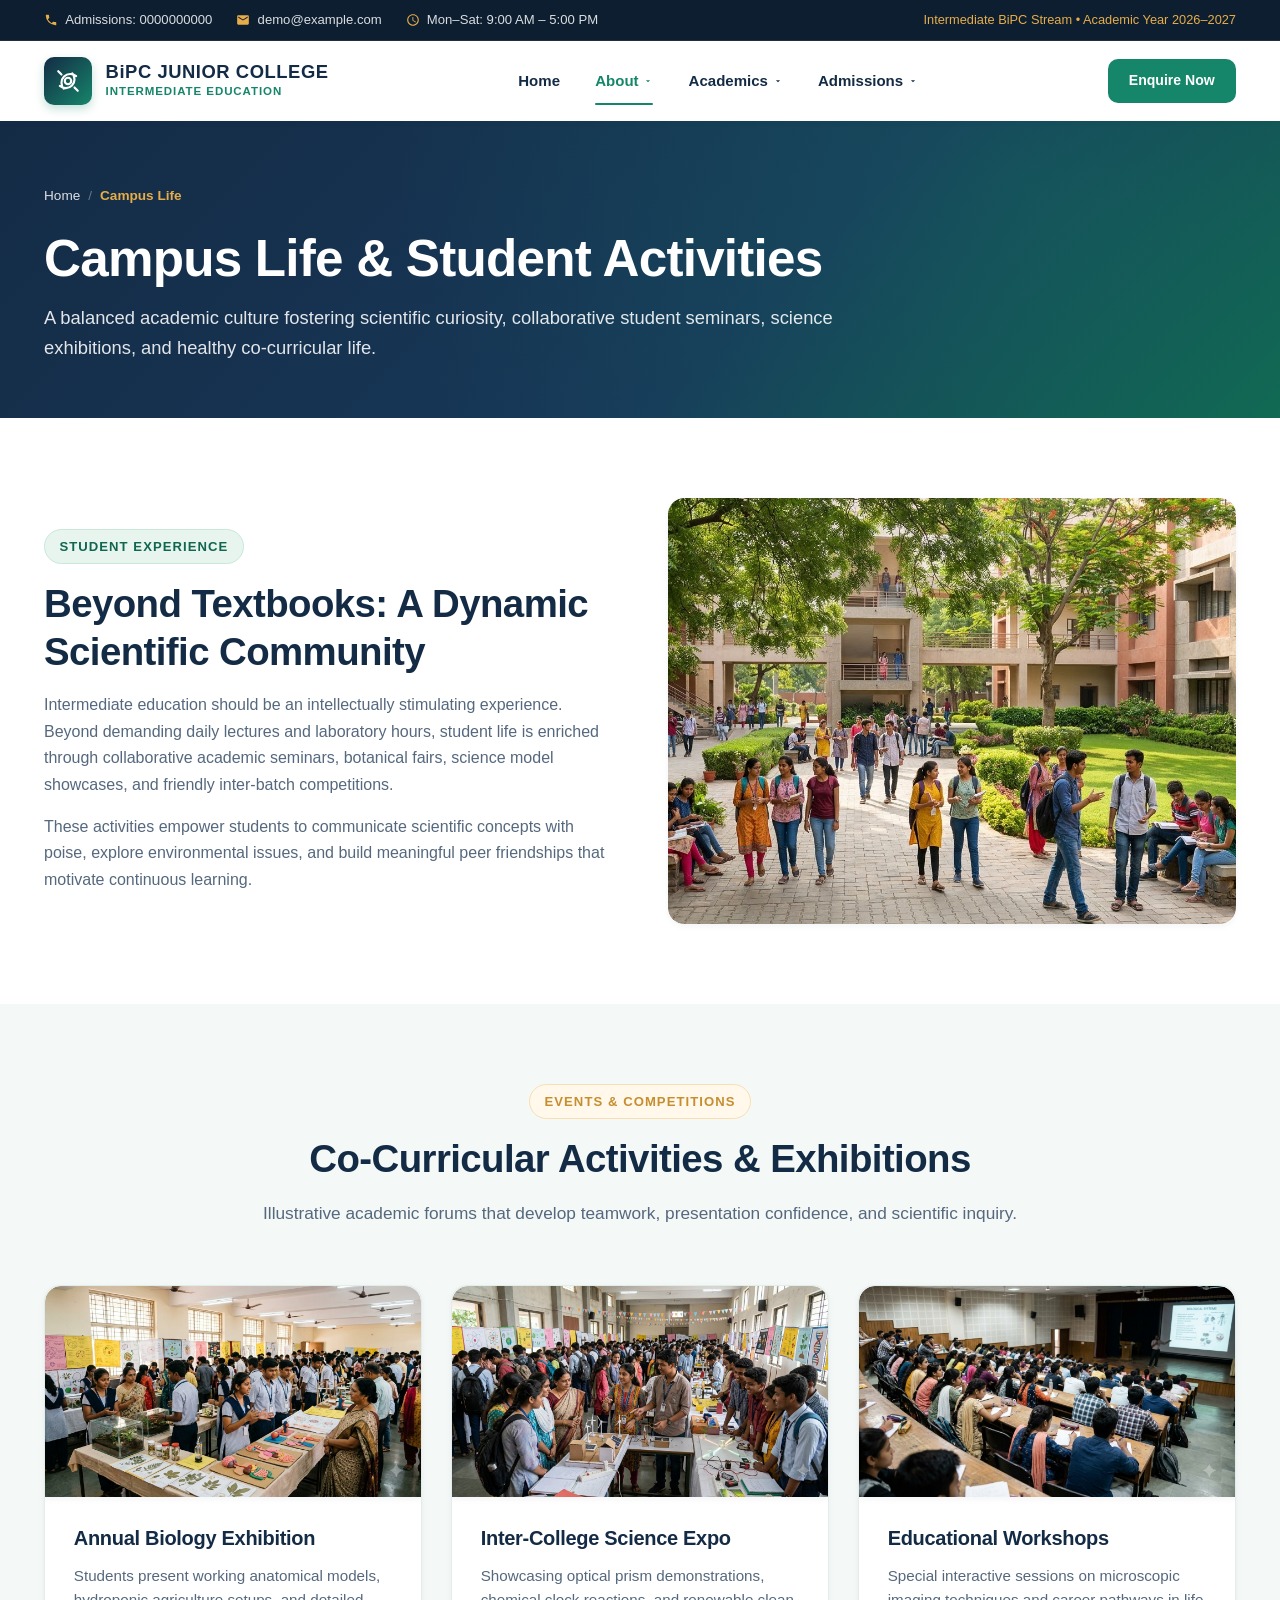
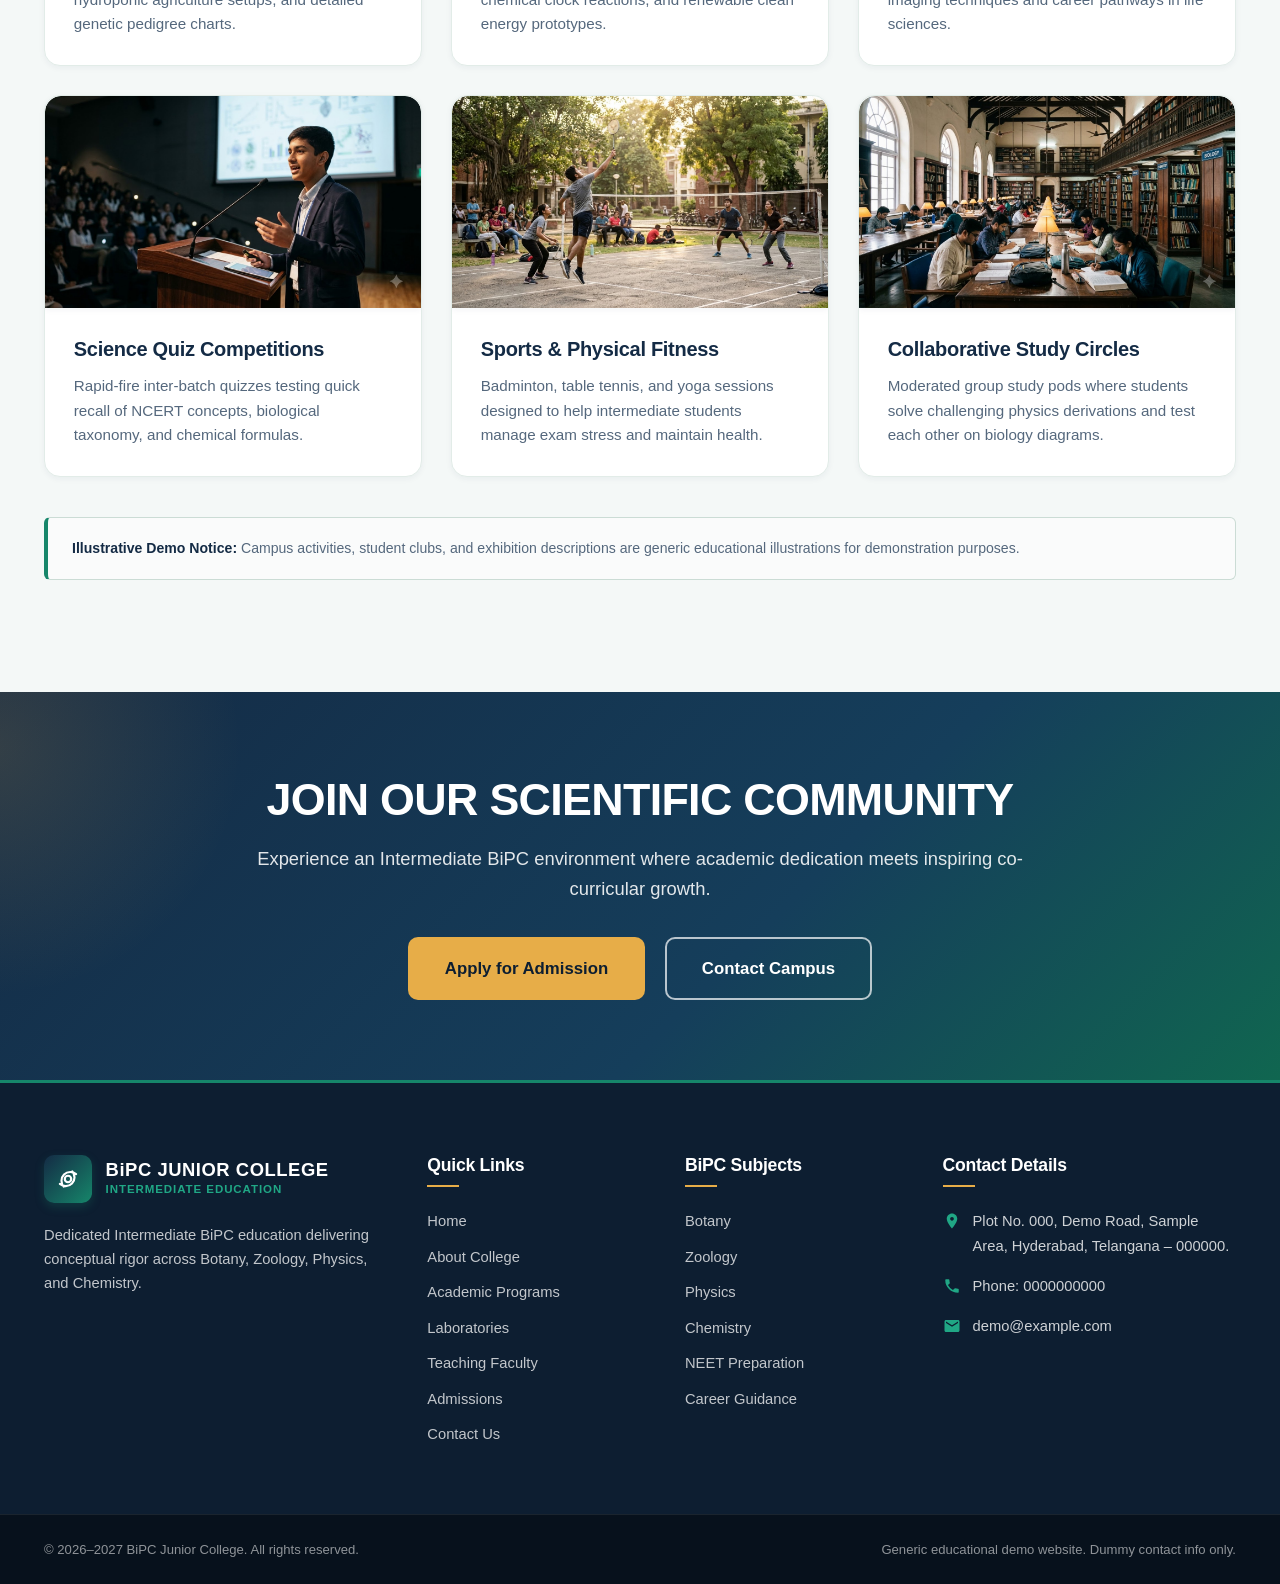
<file: campus-life.html>
﻿<!DOCTYPE html>
<html lang="en">
<head>
  <meta charset="UTF-8">
  <meta name="viewport" content="width=device-width, initial-scale=1.0">
  <title>Campus Life | BiPC Junior College — Co-Curricular &amp; Science Activities</title>
  <meta name="description" content="Discover vibrant campus life in our generic BiPC Junior College: Science exhibitions, botanical presentations, quiz competitions, sports, and educational workshops.">
  <link rel="stylesheet" href="assets/css/style.css">
  <link rel="icon" type="image/svg+xml" href="data:image/svg+xml,<svg xmlns='http://www.w3.org/2000/svg' viewBox='0 0 24 24' fill='%2316866A'><path d='M12 2L1 7l11 5 9-4.09V17h2V7L12 2z'/><path d='M3.5 10.5v5c0 3.5 4 6.5 8.5 6.5s8.5-3 8.5-6.5v-5L12 14.5l-8.5-4z'/></svg>">
</head>
<body>

  <!-- Top Bar -->
  <aside class="top-bar" aria-label="Quick Contact Information">
    <div class="container top-bar-inner">
      <div class="top-bar-info">
        <span class="top-bar-item">
          <svg viewBox="0 0 24 24"><path d="M6.62 10.79a15.05 15.05 0 006.59 6.59l2.2-2.2a1 1 0 011.02-.24 11.4 11.4 0 003.58.57 1 1 0 011 1V20a1 1 0 01-1 1A17 17 0 013 4a1 1 0 011-1h3.5a1 1 0 011 1 11.4 11.4 0 00.57 3.58 1 1 0 01-.24 1.02l-2.21 2.19z"/></svg>
          Admissions: 0000000000
        </span>
        <span class="top-bar-item">
          <svg viewBox="0 0 24 24"><path d="M20 4H4c-1.1 0-1.99.9-1.99 2L2 18c0 1.1.9 2 2 2h16c1.1 0 2-.9 2-2V6c0-1.1-.9-2-2-2zm0 4l-8 5-8-5V6l8 5 8-5v2z"/></svg>
          demo@example.com
        </span>
        <span class="top-bar-item">
          <svg viewBox="0 0 24 24"><path d="M11.99 2C6.47 2 2 6.48 2 12s4.47 10 9.99 10C17.52 22 22 17.52 22 12S17.52 2 11.99 2zM12 20c-4.42 0-8-3.58-8-8s3.58-8 8-8 8 3.58 8 8-3.58 8-8 8zm.5-13H11v6l5.25 3.15.75-1.23-4.5-2.67z"/></svg>
          Mon–Sat: 9:00 AM – 5:00 PM
        </span>
      </div>
      <div class="top-bar-notice">
        <span>Intermediate BiPC Stream • Academic Year 2026–2027</span>
      </div>
    </div>
  </aside>

  <!-- Header -->
  <header class="site-header">
    <div class="container">
      <nav class="navbar" aria-label="Main Navigation">
        <a href="index.html" class="brand-logo" aria-label="BiPC Junior College Homepage">
          <div class="logo-symbol" aria-hidden="true">
            <svg viewBox="0 0 24 24"><path d="M4.5 16.5c1.5 1.26 3.5 2 5.5 2 4.42 0 8-3.58 8-8 0-2-.74-4-2-5.5M19.5 7.5C18 6.24 16 5.5 14 5.5c-4.42 0-8 3.58-8 8 0 2 .74 4 2 5.5"/><circle cx="12" cy="12" r="3"/><line x1="3" y1="3" x2="6" y2="6"/><line x1="18" y1="18" x2="21" y2="21"/></svg>
          </div>
          <div class="brand-text">
            <span class="brand-title">BiPC JUNIOR COLLEGE</span>
            <span class="brand-subtitle">Intermediate Education</span>
          </div>
        </a>

                <ul class="nav-menu">
          <li class="nav-item">
            <a href="index.html" class="nav-link">Home</a>
          </li>

          <li class="nav-item has-dropdown">
            <a href="about.html" class="nav-link active" aria-haspopup="true">
              About
              <svg class="arrow" viewBox="0 0 24 24" fill="currentColor"><path d="M7 10l5 5 5-5z"/></svg>
            </a>
            <div class="dropdown-menu">
              <a href="about.html" class="dropdown-item">
                <svg viewBox="0 0 24 24"><path d="M12 2L2 7l10 5 10-5-10-5zM2 17l10 5 10-5M2 12l10 5 10-5"/></svg>
                About College
              </a>
              <a href="faculty.html" class="dropdown-item">
                <svg viewBox="0 0 24 24"><path d="M17 21v-2a4 4 0 00-4-4H5a4 4 0 00-4 4v2"/><circle cx="9" cy="7" r="4"/><path d="M23 21v-2a4 4 0 00-3-3.87M16 3.13a4 4 0 010 7.75"/></svg>
                Faculty &amp; Mentors
              </a>
              <a href="campus-life.html" class="dropdown-item active">
                <svg viewBox="0 0 24 24"><path d="M12 2l3.09 6.26L22 9.27l-5 4.87 1.18 6.88L12 17.77l-6.18 3.25L7 14.14 2 9.27l6.91-1.01L12 2z"/></svg>
                Campus Life
              </a>
            </div>
          </li>

          <li class="nav-item has-dropdown">
            <a href="academics.html" class="nav-link" aria-haspopup="true">
              Academics
              <svg class="arrow" viewBox="0 0 24 24" fill="currentColor"><path d="M7 10l5 5 5-5z"/></svg>
            </a>
            <div class="dropdown-menu dropdown-academics">
              <a href="academics.html" class="dropdown-item">
                <svg viewBox="0 0 24 24"><path d="M2 3h6a4 4 0 014 4v14a3 3 0 00-3-3H2z"/><path d="M22 3h-6a4 4 0 00-4 4v14a3 3 0 013-3h7z"/></svg>
                Academic Programs
              </a>
              <a href="subjects.html" class="dropdown-item">
                <svg viewBox="0 0 24 24"><rect x="3" y="3" width="7" height="7"/><rect x="14" y="3" width="7" height="7"/><rect x="14" y="14" width="7" height="7"/><rect x="3" y="14" width="7" height="7"/></svg>
                BiPC Subjects Overview
              </a>
              <div class="dropdown-divider"></div>
              <div class="dropdown-header">BiPC Core Subjects</div>
              <a href="botany.html" class="dropdown-item">
                <svg viewBox="0 0 24 24"><path d="M12 22V12M12 12C9 12 5 10 5 4c6 0 7 6 7 8zm0 0c3 0 7-2 7-8-6 0-7 6-7 8z"/></svg>
                Botany
              </a>
              <a href="zoology.html" class="dropdown-item">
                <svg viewBox="0 0 24 24"><path d="M12 2a5 5 0 015 5c0 4-5 9-5 9s-5-5-5-9a5 5 0 015-5z"/><circle cx="12" cy="7" r="1.5"/></svg>
                Zoology
              </a>
              <a href="physics.html" class="dropdown-item">
                <svg viewBox="0 0 24 24"><circle cx="12" cy="12" r="4"/><path d="M3 12h3M18 12h3M12 3v3M12 18v3"/></svg>
                Physics
              </a>
              <a href="chemistry.html" class="dropdown-item">
                <svg viewBox="0 0 24 24"><path d="M9 3h6v3l4 8v5a2 2 0 01-2 2H7a2 2 0 01-2-2v-5l4-8V3z"/></svg>
                Chemistry
              </a>
              <div class="dropdown-divider"></div>
              <a href="laboratories.html" class="dropdown-item">
                <svg viewBox="0 0 24 24"><path d="M10 2v7.31L4.2 19.46A2 2 0 005.9 22h12.2a2 2 0 001.7-2.54L14 9.31V2"/></svg>
                Laboratories
              </a>
              <a href="neet-preparation.html" class="dropdown-item">
                <svg viewBox="0 0 24 24"><circle cx="12" cy="12" r="10"/><circle cx="12" cy="12" r="6"/><circle cx="12" cy="12" r="2"/></svg>
                NEET Preparation
              </a>
            </div>
          </li>

          <li class="nav-item has-dropdown">
            <a href="admissions.html" class="nav-link" aria-haspopup="true">
              Admissions
              <svg class="arrow" viewBox="0 0 24 24" fill="currentColor"><path d="M7 10l5 5 5-5z"/></svg>
            </a>
            <div class="dropdown-menu">
              <a href="admissions.html" class="dropdown-item">
                <svg viewBox="0 0 24 24"><path d="M9 11l3 3L22 4"/><path d="M21 12v7a2 2 0 01-2 2H5a2 2 0 01-2-2V5a2 2 0 012-2h11"/></svg>
                Admissions Process
              </a>
              <a href="career-guidance.html" class="dropdown-item">
                <svg viewBox="0 0 24 24"><circle cx="12" cy="12" r="10"/><polygon points="16.24 7.76 14.12 14.12 7.76 16.24 9.88 9.88 16.24 7.76"/></svg>
                Career Opportunities
              </a>
              <a href="contact.html" class="dropdown-item">
                <svg viewBox="0 0 24 24"><path d="M22 16.92v3a2 2 0 01-2.18 2 19.79 19.79 0 01-8.63-3.07 19.5 19.5 0 01-6-6 19.79 19.79 0 01-3.07-8.67A2 2 0 014.11 2h3a2 2 0 012 1.72 12.84 12.84 0 00.7 2.81 2 2 0 01-.45 2.11L8.09 9.91a16 16 0 006 6l1.27-1.27a2 2 0 012.11-.45 12.84 12.84 0 002.81.7A2 2 0 0122 16.92z"/></svg>
                Contact Us
              </a>
            </div>
          </li>
        </ul>

        <div class="header-cta">
          <a href="contact.html" class="btn btn-primary btn-sm">Enquire Now</a>
        </div>

        <button class="mobile-toggle" aria-label="Toggle navigation menu" aria-expanded="false">
          <svg viewBox="0 0 24 24"><path d="M3 18h18v-2H3v2zm0-5h18v-2H3v2zm0-7v2h18V6H3z"/></svg>
        </button>
      </nav>
    </div>
  </header>

  <!-- Page Banner -->
  <section class="page-banner">
    <div class="container">
      <div class="page-banner-content">
        <nav class="breadcrumb-nav" aria-label="Breadcrumb">
          <div class="breadcrumb">
            <a href="index.html">Home</a>
            <span class="breadcrumb-sep">/</span>
            <span class="breadcrumb-current">Campus Life</span>
          </div>
        </nav>
        <h1>Campus Life &amp; Student Activities</h1>
        <p>A balanced academic culture fostering scientific curiosity, collaborative student seminars, science exhibitions, and healthy co-curricular life.</p>
      </div>
    </div>
  </section>

  <main>
    <!-- Section 1: Overview -->
    <section class="section bg-white">
      <div class="container">
        <div class="grid grid-2" style="align-items: center; gap: 3.5rem;">
          <div>
            <span class="section-tag">Student Experience</span>
            <h2 class="section-title">Beyond Textbooks: A Dynamic Scientific Community</h2>
            <p>
              Intermediate education should be an intellectually stimulating experience. Beyond demanding daily lectures and laboratory hours, student life is enriched through collaborative academic seminars, botanical fairs, science model showcases, and friendly inter-batch competitions.
            </p>
            <p>
              These activities empower students to communicate scientific concepts with poise, explore environmental issues, and build meaningful peer friendships that motivate continuous learning.
            </p>
          </div>

          <div>
            <div class="img-frame ratio-4-3" style="min-height: 320px;">
              <img src="images/campus-life.jpeg" alt="Campus Student Life and Courtyard" class="site-img" loading="lazy">
            </div>
          </div>
        </div>
      </div>
    </section>

    <!-- Section 2: Student Co-Curricular Showcase -->
    <section class="section bg-light">
      <div class="container">
        <div class="section-header">
          <span class="section-tag tag-gold">Events &amp; Competitions</span>
          <h2 class="section-title">Co-Curricular Activities &amp; Exhibitions</h2>
          <p class="section-desc">Illustrative academic forums that develop teamwork, presentation confidence, and scientific inquiry.</p>
        </div>

        <div class="grid grid-3">
          <!-- Card 1 -->
          <div class="card">
            <div class="img-frame ratio-card">
              <img src="images/biology-exhibition.jpeg" alt="Annual Biology Exhibition" class="site-img" loading="lazy">
            </div>
            <div class="card-body">
              <h4 class="card-title">Annual Biology Exhibition</h4>
              <p class="card-text">Students present working anatomical models, hydroponic agriculture setups, and detailed genetic pedigree charts.</p>
            </div>
          </div>

          <!-- Card 2 -->
          <div class="card">
            <div class="img-frame ratio-card">
              <img src="images/science-exhibition.jpeg" alt="Inter-College Science Expo" class="site-img" loading="lazy">
            </div>
            <div class="card-body">
              <h4 class="card-title">Inter-College Science Expo</h4>
              <p class="card-text">Showcasing optical prism demonstrations, chemical clock reactions, and renewable clean energy prototypes.</p>
            </div>
          </div>

          <!-- Card 3 -->
          <div class="card">
            <div class="img-frame ratio-card">
              <img src="images/student-workshop.jpeg" alt="Educational Workshops" class="site-img" loading="lazy">
            </div>
            <div class="card-body">
              <h4 class="card-title">Educational Workshops</h4>
              <p class="card-text">Special interactive sessions on microscopic imaging techniques and career pathways in life sciences.</p>
            </div>
          </div>

          <!-- Card 4 -->
          <div class="card">
            <div class="img-frame ratio-card">
              <img src="images/student-presentation.jpeg" alt="Science Quiz Competitions" class="site-img" loading="lazy">
            </div>
            <div class="card-body">
              <h4 class="card-title">Science Quiz Competitions</h4>
              <p class="card-text">Rapid-fire inter-batch quizzes testing quick recall of NCERT concepts, biological taxonomy, and chemical formulas.</p>
            </div>
          </div>

          <!-- Card 5 -->
          <div class="card">
            <div class="img-frame ratio-card">
              <img src="images/sports-activities.jpeg" alt="Sports and Physical Fitness" class="site-img" loading="lazy">
            </div>
            <div class="card-body">
              <h4 class="card-title">Sports &amp; Physical Fitness</h4>
              <p class="card-text">Badminton, table tennis, and yoga sessions designed to help intermediate students manage exam stress and maintain health.</p>
            </div>
          </div>

          <!-- Card 6 -->
          <div class="card">
            <div class="img-frame ratio-card">
              <img src="images/library.jpeg" alt="Collaborative Study Circles" class="site-img" loading="lazy">
            </div>
            <div class="card-body">
              <h4 class="card-title">Collaborative Study Circles</h4>
              <p class="card-text">Moderated group study pods where students solve challenging physics derivations and test each other on biology diagrams.</p>
            </div>
          </div>
        </div>

        <div class="disclaimer-box" style="margin-top: 2.5rem;">
          <strong>Illustrative Demo Notice:</strong> Campus activities, student clubs, and exhibition descriptions are generic educational illustrations for demonstration purposes.
        </div>
      </div>
    </section>

    <!-- CTA -->
    <section class="cta-banner">
      <div class="container">
        <div class="cta-banner-content">
          <h2>JOIN OUR SCIENTIFIC COMMUNITY</h2>
          <p>Experience an Intermediate BiPC environment where academic dedication meets inspiring co-curricular growth.</p>
          <div class="cta-actions">
            <a href="admissions.html" class="btn btn-gold btn-lg">Apply for Admission</a>
            <a href="contact.html" class="btn btn-outline-white btn-lg">Contact Campus</a>
          </div>
        </div>
      </div>
    </section>
  </main>

  <!-- Footer -->
  <footer class="site-footer" aria-label="Site Footer">
    <div class="footer-top">
      <div class="container">
        <div class="footer-grid">
          <div class="footer-col footer-about">
            <div class="brand-logo" style="margin-bottom: 1.2rem;">
              <div class="logo-symbol" aria-hidden="true"><svg viewBox="0 0 24 24"><path d="M4.5 16.5c1.5 1.26 3.5 2 5.5 2 4.42 0 8-3.58 8-8 0-2-.74-4-2-5.5M19.5 7.5C18 6.24 16 5.5 14 5.5c-4.42 0-8 3.58-8 8 0 2 .74 4 2 5.5"/><circle cx="12" cy="12" r="3"/></svg></div>
              <div class="brand-text">
                <span class="brand-title" style="color: var(--white);">BiPC JUNIOR COLLEGE</span>
                <span class="brand-subtitle" style="color: var(--medical-green-light);">Intermediate Education</span>
              </div>
            </div>
            <p>Dedicated Intermediate BiPC education delivering conceptual rigor across Botany, Zoology, Physics, and Chemistry.</p>
          </div>

          <div class="footer-col">
            <h4>Quick Links</h4>
            <ul class="footer-links">
              <li><a href="index.html">Home</a></li>
              <li><a href="about.html">About College</a></li>
              <li><a href="academics.html">Academic Programs</a></li>
              <li><a href="laboratories.html">Laboratories</a></li>
              <li><a href="faculty.html">Teaching Faculty</a></li>
              <li><a href="admissions.html">Admissions</a></li>
              <li><a href="contact.html">Contact Us</a></li>
            </ul>
          </div>

          <div class="footer-col">
            <h4>BiPC Subjects</h4>
            <ul class="footer-links">
              <li><a href="botany.html">Botany</a></li>
              <li><a href="zoology.html">Zoology</a></li>
              <li><a href="physics.html">Physics</a></li>
              <li><a href="chemistry.html">Chemistry</a></li>
              <li><a href="neet-preparation.html">NEET Preparation</a></li>
              <li><a href="career-guidance.html">Career Guidance</a></li>
            </ul>
          </div>

          <div class="footer-col footer-contact">
            <h4>Contact Details</h4>
            <ul>
              <li>
                <svg viewBox="0 0 24 24"><path d="M12 2C8.13 2 5 5.13 5 9c0 5.25 7 13 7 13s7-7.75 7-13c0-3.87-3.13-7-7-7zm0 9.5c-1.38 0-2.5-1.12-2.5-2.5s1.12-2.5 2.5-2.5 2.5 1.12 2.5 2.5-1.12 2.5-2.5 2.5z"/></svg>
                <span>Plot No. 000, Demo Road, Sample Area, Hyderabad, Telangana – 000000.</span>
              </li>
              <li>
                <svg viewBox="0 0 24 24"><path d="M6.62 10.79a15.05 15.05 0 006.59 6.59l2.2-2.2a1 1 0 011.02-.24 11.4 11.4 0 003.58.57 1 1 0 011 1V20a1 1 0 01-1 1A17 17 0 013 4a1 1 0 011-1h3.5a1 1 0 011 1 11.4 11.4 0 00.57 3.58 1 1 0 01-.24 1.02l-2.21 2.19z"/></svg>
                <span>Phone: 0000000000</span>
              </li>
              <li>
                <svg viewBox="0 0 24 24"><path d="M20 4H4c-1.1 0-1.99.9-1.99 2L2 18c0 1.1.9 2 2 2h16c1.1 0 2-.9 2-2V6c0-1.1-.9-2-2-2zm0 4l-8 5-8-5V6l8 5 8-5v2z"/></svg>
                <span>demo@example.com</span>
              </li>
            </ul>
          </div>
        </div>
      </div>
    </div>

    <div class="footer-bottom">
      <div class="container footer-bottom-inner">
        <div>© 2026–2027 BiPC Junior College. All rights reserved.</div>
        <div>Generic educational demo website. Dummy contact info only.</div>
      </div>
    </div>
  </footer>

  <button class="scroll-top-btn" aria-label="Scroll to top of page">
    <svg viewBox="0 0 24 24"><path d="M18 15l-6-6-6 6"/></svg>
  </button>

  <script src="assets/js/script.js"></script>
</body>
</html>
</file>
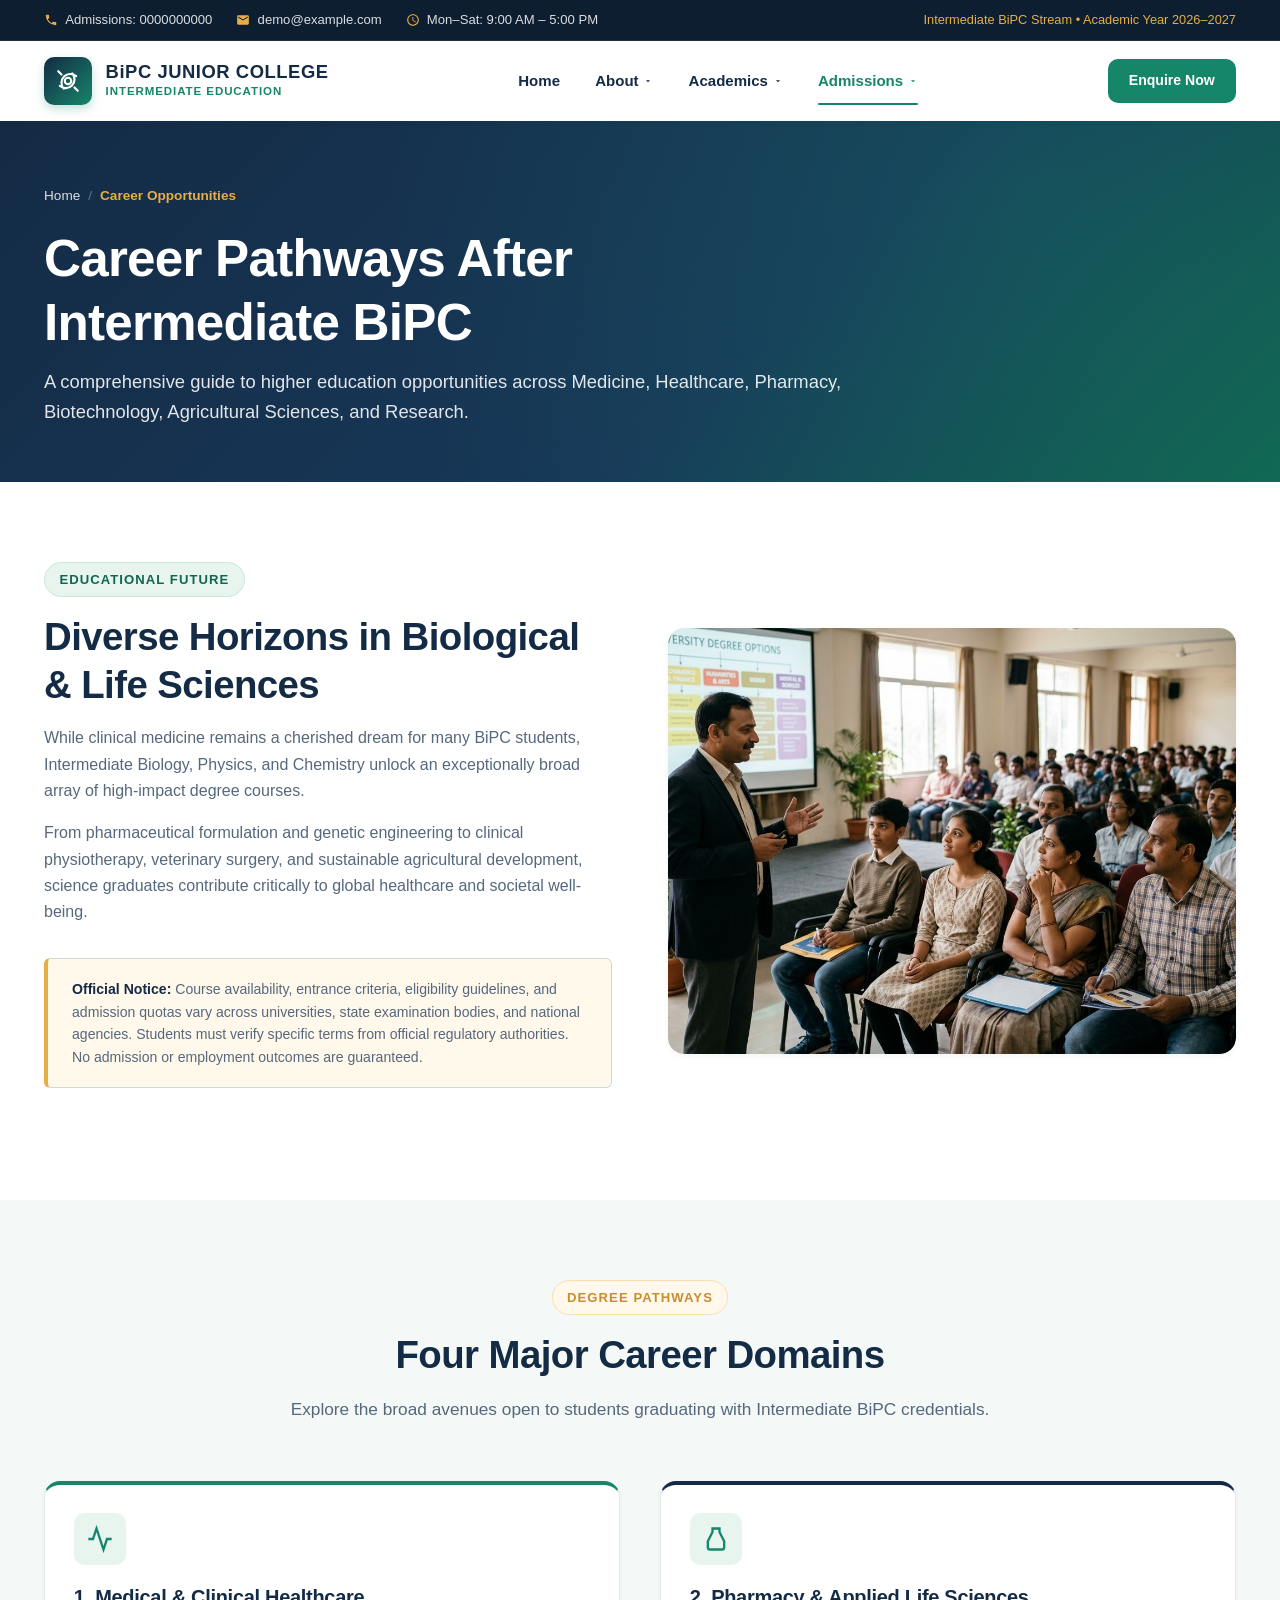
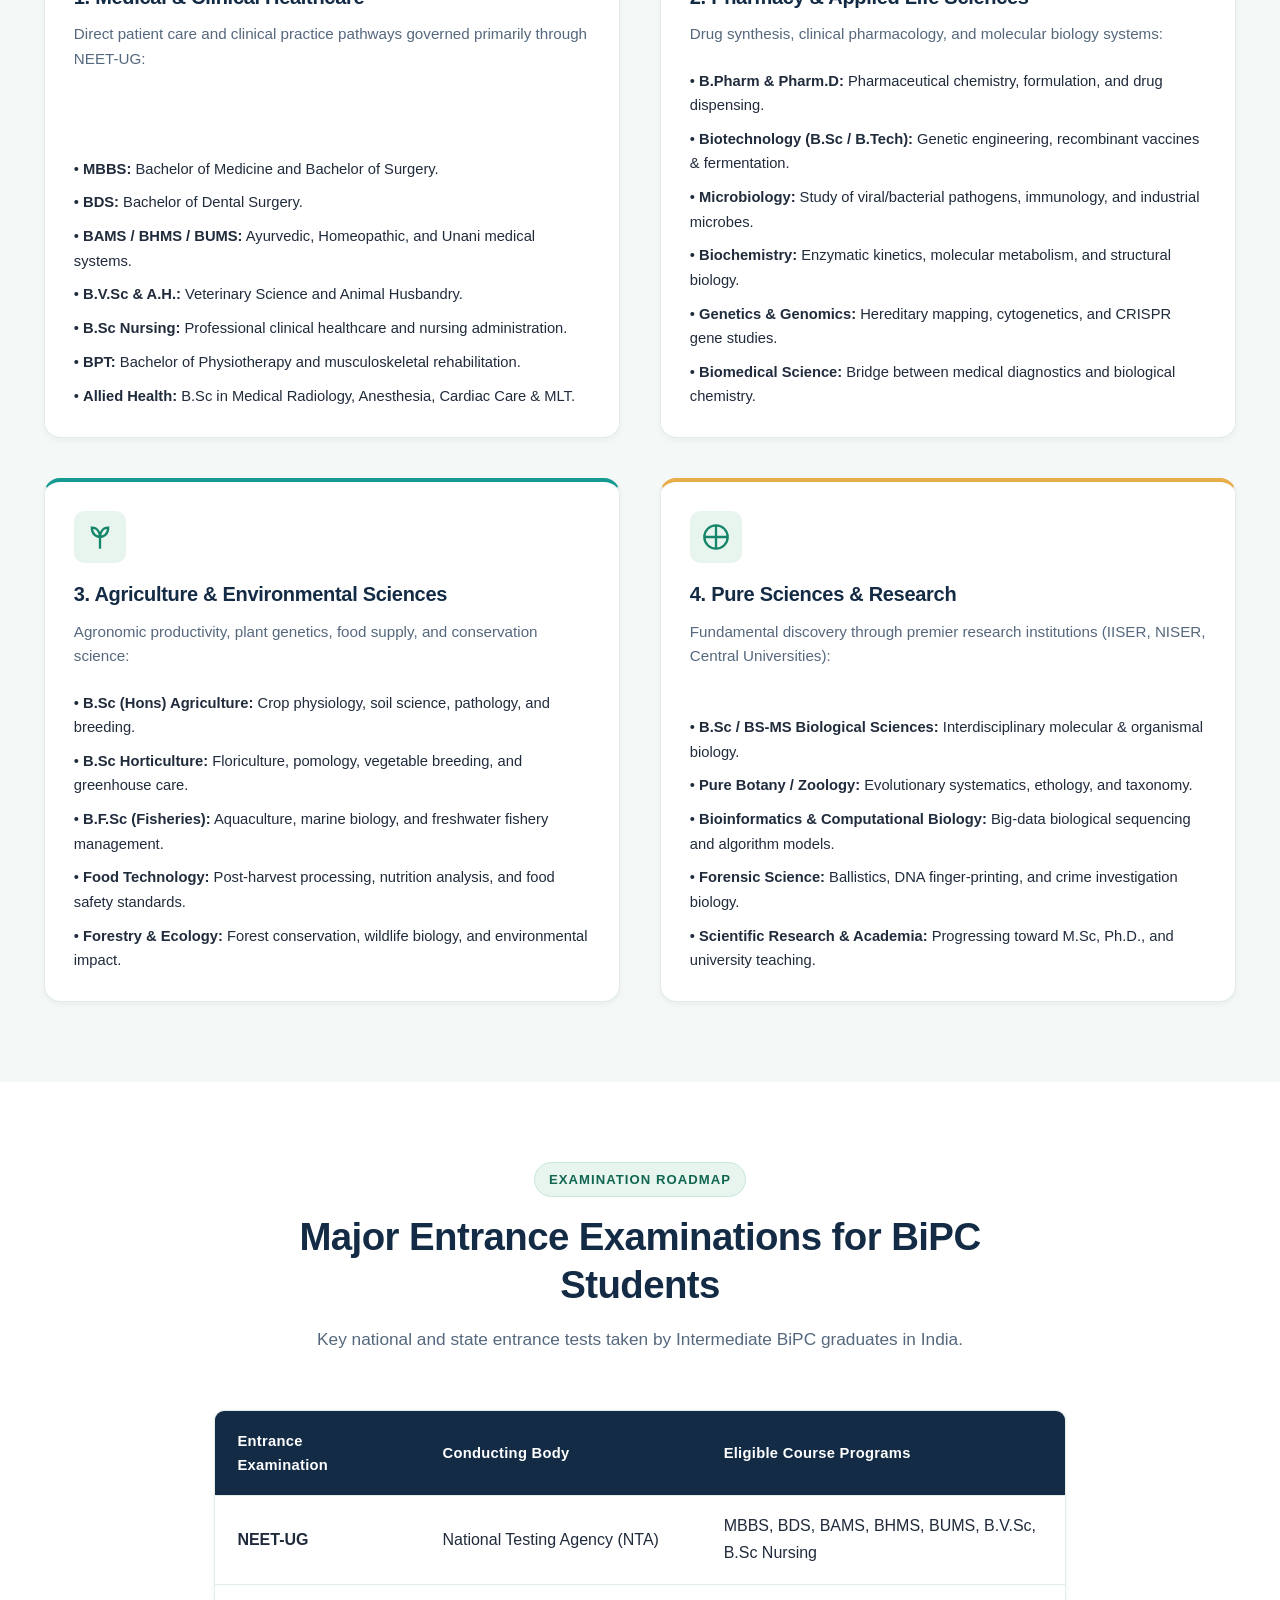
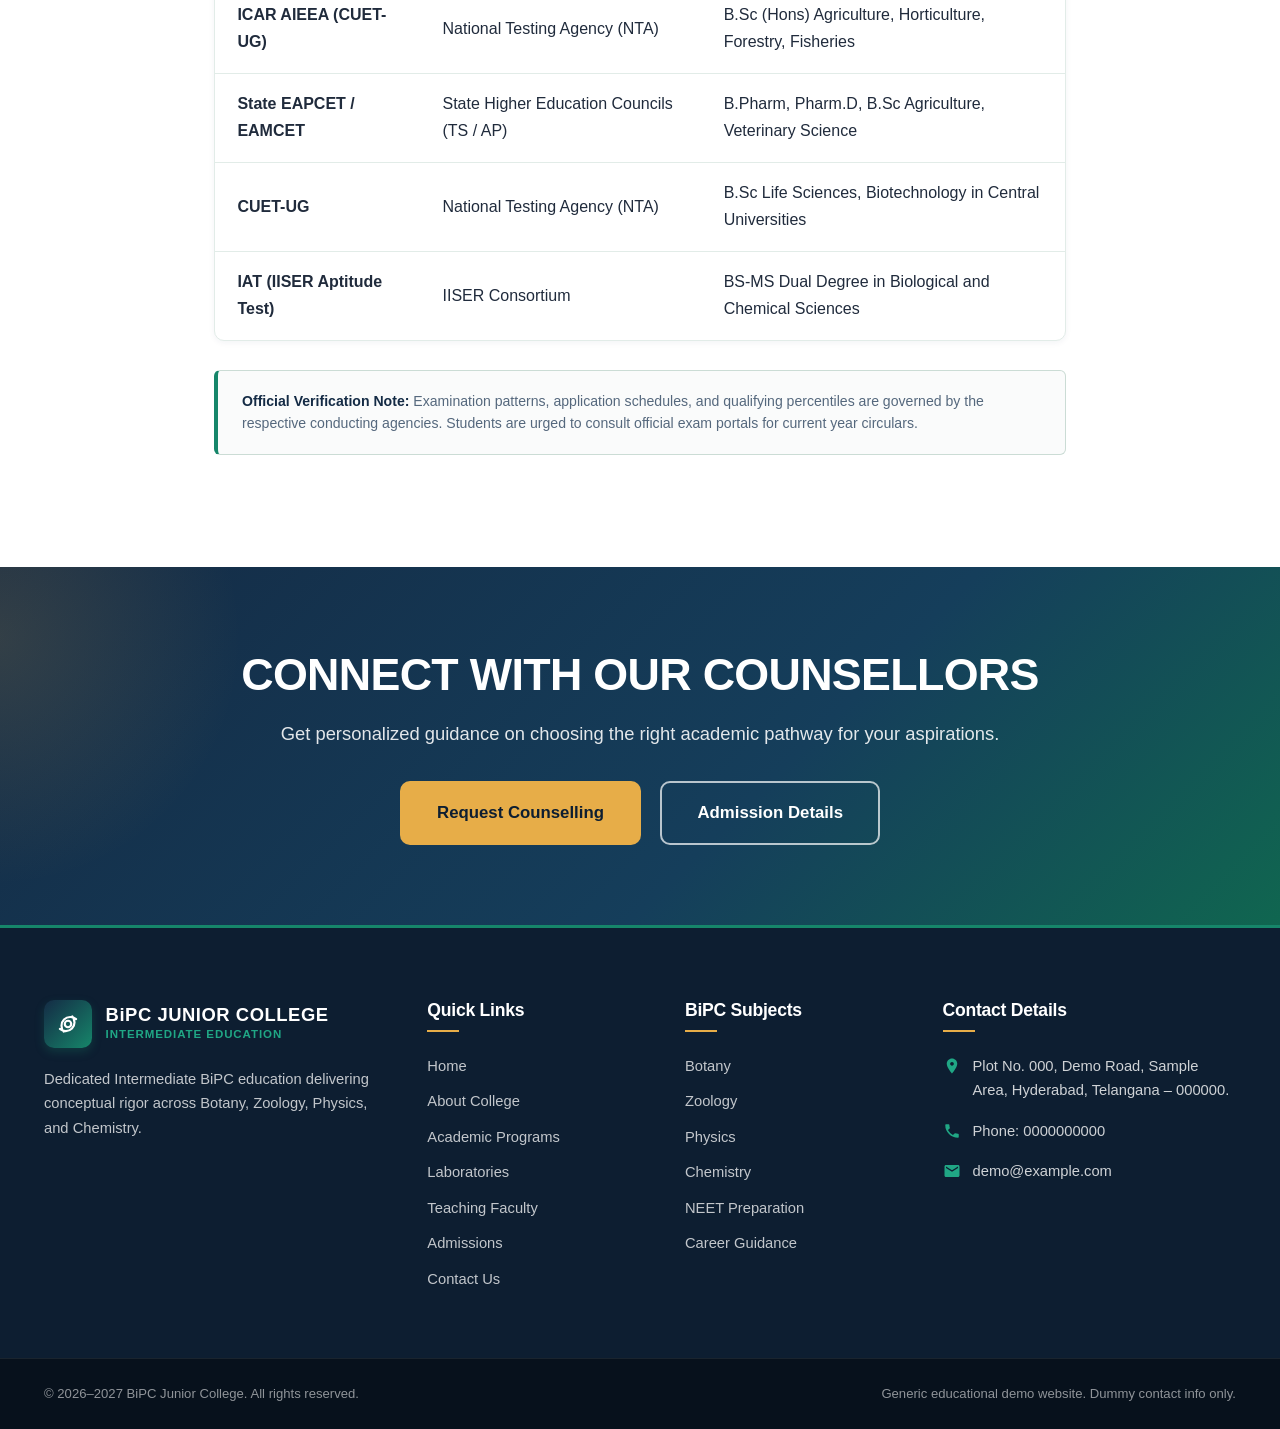
<file: career-guidance.html>
﻿<!DOCTYPE html>
<html lang="en">
<head>
  <meta charset="UTF-8">
  <meta name="viewport" content="width=device-width, initial-scale=1.0">
  <title>Career Opportunities | BiPC Junior College — Pathways After Intermediate</title>
  <meta name="description" content="Explore diverse career pathways after Intermediate BiPC: Medicine (MBBS, BDS, AYUSH), Veterinary, Allied Healthcare, Pharmacy, Biotechnology, Agriculture, and Life Science Research.">
  <link rel="stylesheet" href="assets/css/style.css">
  <link rel="icon" type="image/svg+xml" href="data:image/svg+xml,<svg xmlns='http://www.w3.org/2000/svg' viewBox='0 0 24 24' fill='%2316866A'><path d='M12 2L1 7l11 5 9-4.09V17h2V7L12 2z'/><path d='M3.5 10.5v5c0 3.5 4 6.5 8.5 6.5s8.5-3 8.5-6.5v-5L12 14.5l-8.5-4z'/></svg>">
</head>
<body>

  <!-- Top Bar -->
  <aside class="top-bar" aria-label="Quick Contact Information">
    <div class="container top-bar-inner">
      <div class="top-bar-info">
        <span class="top-bar-item">
          <svg viewBox="0 0 24 24"><path d="M6.62 10.79a15.05 15.05 0 006.59 6.59l2.2-2.2a1 1 0 011.02-.24 11.4 11.4 0 003.58.57 1 1 0 011 1V20a1 1 0 01-1 1A17 17 0 013 4a1 1 0 011-1h3.5a1 1 0 011 1 11.4 11.4 0 00.57 3.58 1 1 0 01-.24 1.02l-2.21 2.19z"/></svg>
          Admissions: 0000000000
        </span>
        <span class="top-bar-item">
          <svg viewBox="0 0 24 24"><path d="M20 4H4c-1.1 0-1.99.9-1.99 2L2 18c0 1.1.9 2 2 2h16c1.1 0 2-.9 2-2V6c0-1.1-.9-2-2-2zm0 4l-8 5-8-5V6l8 5 8-5v2z"/></svg>
          demo@example.com
        </span>
        <span class="top-bar-item">
          <svg viewBox="0 0 24 24"><path d="M11.99 2C6.47 2 2 6.48 2 12s4.47 10 9.99 10C17.52 22 22 17.52 22 12S17.52 2 11.99 2zM12 20c-4.42 0-8-3.58-8-8s3.58-8 8-8 8 3.58 8 8-3.58 8-8 8zm.5-13H11v6l5.25 3.15.75-1.23-4.5-2.67z"/></svg>
          Mon–Sat: 9:00 AM – 5:00 PM
        </span>
      </div>
      <div class="top-bar-notice">
        <span>Intermediate BiPC Stream • Academic Year 2026–2027</span>
      </div>
    </div>
  </aside>

  <!-- Header -->
  <header class="site-header">
    <div class="container">
      <nav class="navbar" aria-label="Main Navigation">
        <a href="index.html" class="brand-logo" aria-label="BiPC Junior College Homepage">
          <div class="logo-symbol" aria-hidden="true">
            <svg viewBox="0 0 24 24"><path d="M4.5 16.5c1.5 1.26 3.5 2 5.5 2 4.42 0 8-3.58 8-8 0-2-.74-4-2-5.5M19.5 7.5C18 6.24 16 5.5 14 5.5c-4.42 0-8 3.58-8 8 0 2 .74 4 2 5.5"/><circle cx="12" cy="12" r="3"/><line x1="3" y1="3" x2="6" y2="6"/><line x1="18" y1="18" x2="21" y2="21"/></svg>
          </div>
          <div class="brand-text">
            <span class="brand-title">BiPC JUNIOR COLLEGE</span>
            <span class="brand-subtitle">Intermediate Education</span>
          </div>
        </a>

                <ul class="nav-menu">
          <li class="nav-item">
            <a href="index.html" class="nav-link">Home</a>
          </li>

          <li class="nav-item has-dropdown">
            <a href="about.html" class="nav-link" aria-haspopup="true">
              About
              <svg class="arrow" viewBox="0 0 24 24" fill="currentColor"><path d="M7 10l5 5 5-5z"/></svg>
            </a>
            <div class="dropdown-menu">
              <a href="about.html" class="dropdown-item">
                <svg viewBox="0 0 24 24"><path d="M12 2L2 7l10 5 10-5-10-5zM2 17l10 5 10-5M2 12l10 5 10-5"/></svg>
                About College
              </a>
              <a href="faculty.html" class="dropdown-item">
                <svg viewBox="0 0 24 24"><path d="M17 21v-2a4 4 0 00-4-4H5a4 4 0 00-4 4v2"/><circle cx="9" cy="7" r="4"/><path d="M23 21v-2a4 4 0 00-3-3.87M16 3.13a4 4 0 010 7.75"/></svg>
                Faculty &amp; Mentors
              </a>
              <a href="campus-life.html" class="dropdown-item">
                <svg viewBox="0 0 24 24"><path d="M12 2l3.09 6.26L22 9.27l-5 4.87 1.18 6.88L12 17.77l-6.18 3.25L7 14.14 2 9.27l6.91-1.01L12 2z"/></svg>
                Campus Life
              </a>
            </div>
          </li>

          <li class="nav-item has-dropdown">
            <a href="academics.html" class="nav-link" aria-haspopup="true">
              Academics
              <svg class="arrow" viewBox="0 0 24 24" fill="currentColor"><path d="M7 10l5 5 5-5z"/></svg>
            </a>
            <div class="dropdown-menu dropdown-academics">
              <a href="academics.html" class="dropdown-item">
                <svg viewBox="0 0 24 24"><path d="M2 3h6a4 4 0 014 4v14a3 3 0 00-3-3H2z"/><path d="M22 3h-6a4 4 0 00-4 4v14a3 3 0 013-3h7z"/></svg>
                Academic Programs
              </a>
              <a href="subjects.html" class="dropdown-item">
                <svg viewBox="0 0 24 24"><rect x="3" y="3" width="7" height="7"/><rect x="14" y="3" width="7" height="7"/><rect x="14" y="14" width="7" height="7"/><rect x="3" y="14" width="7" height="7"/></svg>
                BiPC Subjects Overview
              </a>
              <div class="dropdown-divider"></div>
              <div class="dropdown-header">BiPC Core Subjects</div>
              <a href="botany.html" class="dropdown-item">
                <svg viewBox="0 0 24 24"><path d="M12 22V12M12 12C9 12 5 10 5 4c6 0 7 6 7 8zm0 0c3 0 7-2 7-8-6 0-7 6-7 8z"/></svg>
                Botany
              </a>
              <a href="zoology.html" class="dropdown-item">
                <svg viewBox="0 0 24 24"><path d="M12 2a5 5 0 015 5c0 4-5 9-5 9s-5-5-5-9a5 5 0 015-5z"/><circle cx="12" cy="7" r="1.5"/></svg>
                Zoology
              </a>
              <a href="physics.html" class="dropdown-item">
                <svg viewBox="0 0 24 24"><circle cx="12" cy="12" r="4"/><path d="M3 12h3M18 12h3M12 3v3M12 18v3"/></svg>
                Physics
              </a>
              <a href="chemistry.html" class="dropdown-item">
                <svg viewBox="0 0 24 24"><path d="M9 3h6v3l4 8v5a2 2 0 01-2 2H7a2 2 0 01-2-2v-5l4-8V3z"/></svg>
                Chemistry
              </a>
              <div class="dropdown-divider"></div>
              <a href="laboratories.html" class="dropdown-item">
                <svg viewBox="0 0 24 24"><path d="M10 2v7.31L4.2 19.46A2 2 0 005.9 22h12.2a2 2 0 001.7-2.54L14 9.31V2"/></svg>
                Laboratories
              </a>
              <a href="neet-preparation.html" class="dropdown-item">
                <svg viewBox="0 0 24 24"><circle cx="12" cy="12" r="10"/><circle cx="12" cy="12" r="6"/><circle cx="12" cy="12" r="2"/></svg>
                NEET Preparation
              </a>
            </div>
          </li>

          <li class="nav-item has-dropdown">
            <a href="admissions.html" class="nav-link active" aria-haspopup="true">
              Admissions
              <svg class="arrow" viewBox="0 0 24 24" fill="currentColor"><path d="M7 10l5 5 5-5z"/></svg>
            </a>
            <div class="dropdown-menu">
              <a href="admissions.html" class="dropdown-item">
                <svg viewBox="0 0 24 24"><path d="M9 11l3 3L22 4"/><path d="M21 12v7a2 2 0 01-2 2H5a2 2 0 01-2-2V5a2 2 0 012-2h11"/></svg>
                Admissions Process
              </a>
              <a href="career-guidance.html" class="dropdown-item active">
                <svg viewBox="0 0 24 24"><circle cx="12" cy="12" r="10"/><polygon points="16.24 7.76 14.12 14.12 7.76 16.24 9.88 9.88 16.24 7.76"/></svg>
                Career Opportunities
              </a>
              <a href="contact.html" class="dropdown-item">
                <svg viewBox="0 0 24 24"><path d="M22 16.92v3a2 2 0 01-2.18 2 19.79 19.79 0 01-8.63-3.07 19.5 19.5 0 01-6-6 19.79 19.79 0 01-3.07-8.67A2 2 0 014.11 2h3a2 2 0 012 1.72 12.84 12.84 0 00.7 2.81 2 2 0 01-.45 2.11L8.09 9.91a16 16 0 006 6l1.27-1.27a2 2 0 012.11-.45 12.84 12.84 0 002.81.7A2 2 0 0122 16.92z"/></svg>
                Contact Us
              </a>
            </div>
          </li>
        </ul>

        <div class="header-cta">
          <a href="contact.html" class="btn btn-primary btn-sm">Enquire Now</a>
        </div>

        <button class="mobile-toggle" aria-label="Toggle navigation menu" aria-expanded="false">
          <svg viewBox="0 0 24 24"><path d="M3 18h18v-2H3v2zm0-5h18v-2H3v2zm0-7v2h18V6H3z"/></svg>
        </button>
      </nav>
    </div>
  </header>

  <!-- Page Banner -->
  <section class="page-banner">
    <div class="container">
      <div class="page-banner-content">
        <nav class="breadcrumb-nav" aria-label="Breadcrumb">
          <div class="breadcrumb">
            <a href="index.html">Home</a>
            <span class="breadcrumb-sep">/</span>
            <span class="breadcrumb-current">Career Opportunities</span>
          </div>
        </nav>
        <h1>Career Pathways After Intermediate BiPC</h1>
        <p>A comprehensive guide to higher education opportunities across Medicine, Healthcare, Pharmacy, Biotechnology, Agricultural Sciences, and Research.</p>
      </div>
    </div>
  </section>

  <main>
    <!-- Section 1: Overview -->
    <section class="section bg-white">
      <div class="container">
        <div class="grid grid-2" style="align-items: center; gap: 3.5rem;">
          <div>
            <span class="section-tag">Educational Future</span>
            <h2 class="section-title">Diverse Horizons in Biological &amp; Life Sciences</h2>
            <p>
              While clinical medicine remains a cherished dream for many BiPC students, Intermediate Biology, Physics, and Chemistry unlock an exceptionally broad array of high-impact degree courses.
            </p>
            <p>
              From pharmaceutical formulation and genetic engineering to clinical physiotherapy, veterinary surgery, and sustainable agricultural development, science graduates contribute critically to global healthcare and societal well-being.
            </p>
            <div class="disclaimer-box warning">
              <strong>Official Notice:</strong> Course availability, entrance criteria, eligibility guidelines, and admission quotas vary across universities, state examination bodies, and national agencies. Students must verify specific terms from official regulatory authorities. No admission or employment outcomes are guaranteed.
            </div>
          </div>

          <div>
            <div class="img-frame ratio-4-3" style="min-height: 320px;">
              <img src="images/career-guidance.jpeg" alt="Higher Education and Career Mentorship" class="site-img" loading="lazy">
            </div>
          </div>
        </div>
      </div>
    </section>

    <!-- Section 2: Four Core Career Domains -->
    <section class="section bg-light">
      <div class="container">
        <div class="section-header">
          <span class="section-tag tag-gold">Degree Pathways</span>
          <h2 class="section-title">Four Major Career Domains</h2>
          <p class="section-desc">Explore the broad avenues open to students graduating with Intermediate BiPC credentials.</p>
        </div>

        <div class="grid grid-2" style="gap: 2.5rem;">
          <!-- Domain 1: Medical & Healthcare -->
          <div class="card" style="border-top: 4px solid var(--medical-green);">
            <div class="card-body">
              <div class="card-icon"><svg viewBox="0 0 24 24"><path d="M22 12h-4l-3 9L9 3l-3 9H2"/></svg></div>
              <h3 class="card-title">1. Medical &amp; Clinical Healthcare</h3>
              <p class="card-text">Direct patient care and clinical practice pathways governed primarily through NEET-UG:</p>
              <ul style="display: flex; flex-direction: column; gap: 0.6rem; font-size: 0.92rem;">
                <li>• <strong>MBBS:</strong> Bachelor of Medicine and Bachelor of Surgery.</li>
                <li>• <strong>BDS:</strong> Bachelor of Dental Surgery.</li>
                <li>• <strong>BAMS / BHMS / BUMS:</strong> Ayurvedic, Homeopathic, and Unani medical systems.</li>
                <li>• <strong>B.V.Sc &amp; A.H.:</strong> Veterinary Science and Animal Husbandry.</li>
                <li>• <strong>B.Sc Nursing:</strong> Professional clinical healthcare and nursing administration.</li>
                <li>• <strong>BPT:</strong> Bachelor of Physiotherapy and musculoskeletal rehabilitation.</li>
                <li>• <strong>Allied Health:</strong> B.Sc in Medical Radiology, Anesthesia, Cardiac Care &amp; MLT.</li>
              </ul>
            </div>
          </div>

          <!-- Domain 2: Pharmacy & Life Sciences -->
          <div class="card" style="border-top: 4px solid var(--primary-navy);">
            <div class="card-body">
              <div class="card-icon"><svg viewBox="0 0 24 24"><path d="M9 3h6v3l4 8v5a2 2 0 01-2 2H7a2 2 0 01-2-2v-5l4-8V3z"/></svg></div>
              <h3 class="card-title">2. Pharmacy &amp; Applied Life Sciences</h3>
              <p class="card-text">Drug synthesis, clinical pharmacology, and molecular biology systems:</p>
              <ul style="display: flex; flex-direction: column; gap: 0.6rem; font-size: 0.92rem;">
                <li>• <strong>B.Pharm &amp; Pharm.D:</strong> Pharmaceutical chemistry, formulation, and drug dispensing.</li>
                <li>• <strong>Biotechnology (B.Sc / B.Tech):</strong> Genetic engineering, recombinant vaccines &amp; fermentation.</li>
                <li>• <strong>Microbiology:</strong> Study of viral/bacterial pathogens, immunology, and industrial microbes.</li>
                <li>• <strong>Biochemistry:</strong> Enzymatic kinetics, molecular metabolism, and structural biology.</li>
                <li>• <strong>Genetics &amp; Genomics:</strong> Hereditary mapping, cytogenetics, and CRISPR gene studies.</li>
                <li>• <strong>Biomedical Science:</strong> Bridge between medical diagnostics and biological chemistry.</li>
              </ul>
            </div>
          </div>

          <!-- Domain 3: Agriculture & Allied Sciences -->
          <div class="card" style="border-top: 4px solid var(--teal);">
            <div class="card-body">
              <div class="card-icon"><svg viewBox="0 0 24 24"><path d="M12 22V12M12 12C9 12 5 10 5 4c6 0 7 6 7 8zm0 0c3 0 7-2 7-8-6 0-7 6-7 8z"/></svg></div>
              <h3 class="card-title">3. Agriculture &amp; Environmental Sciences</h3>
              <p class="card-text">Agronomic productivity, plant genetics, food supply, and conservation science:</p>
              <ul style="display: flex; flex-direction: column; gap: 0.6rem; font-size: 0.92rem;">
                <li>• <strong>B.Sc (Hons) Agriculture:</strong> Crop physiology, soil science, pathology, and breeding.</li>
                <li>• <strong>B.Sc Horticulture:</strong> Floriculture, pomology, vegetable breeding, and greenhouse care.</li>
                <li>• <strong>B.F.Sc (Fisheries):</strong> Aquaculture, marine biology, and freshwater fishery management.</li>
                <li>• <strong>Food Technology:</strong> Post-harvest processing, nutrition analysis, and food safety standards.</li>
                <li>• <strong>Forestry &amp; Ecology:</strong> Forest conservation, wildlife biology, and environmental impact.</li>
              </ul>
            </div>
          </div>

          <!-- Domain 4: Pure Sciences & Academic Research -->
          <div class="card" style="border-top: 4px solid var(--accent-gold);">
            <div class="card-body">
              <div class="card-icon"><svg viewBox="0 0 24 24"><circle cx="12" cy="12" r="10"/><path d="M12 2v20M2 12h20"/></svg></div>
              <h3 class="card-title">4. Pure Sciences &amp; Research</h3>
              <p class="card-text">Fundamental discovery through premier research institutions (IISER, NISER, Central Universities):</p>
              <ul style="display: flex; flex-direction: column; gap: 0.6rem; font-size: 0.92rem;">
                <li>• <strong>B.Sc / BS-MS Biological Sciences:</strong> Interdisciplinary molecular &amp; organismal biology.</li>
                <li>• <strong>Pure Botany / Zoology:</strong> Evolutionary systematics, ethology, and taxonomy.</li>
                <li>• <strong>Bioinformatics &amp; Computational Biology:</strong> Big-data biological sequencing and algorithm models.</li>
                <li>• <strong>Forensic Science:</strong> Ballistics, DNA finger-printing, and crime investigation biology.</li>
                <li>• <strong>Scientific Research &amp; Academia:</strong> Progressing toward M.Sc, Ph.D., and university teaching.</li>
              </ul>
            </div>
          </div>
        </div>
      </div>
    </section>

    <!-- Section 3: Entrance Examination Awareness -->
    <section class="section bg-white">
      <div class="container container-narrow">
        <div class="section-header">
          <span class="section-tag">Examination Roadmap</span>
          <h2 class="section-title">Major Entrance Examinations for BiPC Students</h2>
          <p class="section-desc">Key national and state entrance tests taken by Intermediate BiPC graduates in India.</p>
        </div>

        <div class="table-responsive">
          <table class="data-table" aria-label="Entrance Examinations Overview">
            <thead>
              <tr>
                <th>Entrance Examination</th>
                <th>Conducting Body</th>
                <th>Eligible Course Programs</th>
              </tr>
            </thead>
            <tbody>
              <tr>
                <td><strong>NEET-UG</strong></td>
                <td>National Testing Agency (NTA)</td>
                <td>MBBS, BDS, BAMS, BHMS, BUMS, B.V.Sc, B.Sc Nursing</td>
              </tr>
              <tr>
                <td><strong>ICAR AIEEA (CUET-UG)</strong></td>
                <td>National Testing Agency (NTA)</td>
                <td>B.Sc (Hons) Agriculture, Horticulture, Forestry, Fisheries</td>
              </tr>
              <tr>
                <td><strong>State EAPCET / EAMCET</strong></td>
                <td>State Higher Education Councils (TS / AP)</td>
                <td>B.Pharm, Pharm.D, B.Sc Agriculture, Veterinary Science</td>
              </tr>
              <tr>
                <td><strong>CUET-UG</strong></td>
                <td>National Testing Agency (NTA)</td>
                <td>B.Sc Life Sciences, Biotechnology in Central Universities</td>
              </tr>
              <tr>
                <td><strong>IAT (IISER Aptitude Test)</strong></td>
                <td>IISER Consortium</td>
                <td>BS-MS Dual Degree in Biological and Chemical Sciences</td>
              </tr>
            </tbody>
          </table>
        </div>

        <div class="disclaimer-box" style="margin-top: 1.8rem;">
          <strong>Official Verification Note:</strong> Examination patterns, application schedules, and qualifying percentiles are governed by the respective conducting agencies. Students are urged to consult official exam portals for current year circulars.
        </div>
      </div>
    </section>

    <!-- CTA -->
    <section class="cta-banner">
      <div class="container">
        <div class="cta-banner-content">
          <h2>CONNECT WITH OUR COUNSELLORS</h2>
          <p>Get personalized guidance on choosing the right academic pathway for your aspirations.</p>
          <div class="cta-actions">
            <a href="contact.html" class="btn btn-gold btn-lg">Request Counselling</a>
            <a href="admissions.html" class="btn btn-outline-white btn-lg">Admission Details</a>
          </div>
        </div>
      </div>
    </section>
  </main>

  <!-- Footer -->
  <footer class="site-footer" aria-label="Site Footer">
    <div class="footer-top">
      <div class="container">
        <div class="footer-grid">
          <div class="footer-col footer-about">
            <div class="brand-logo" style="margin-bottom: 1.2rem;">
              <div class="logo-symbol" aria-hidden="true"><svg viewBox="0 0 24 24"><path d="M4.5 16.5c1.5 1.26 3.5 2 5.5 2 4.42 0 8-3.58 8-8 0-2-.74-4-2-5.5M19.5 7.5C18 6.24 16 5.5 14 5.5c-4.42 0-8 3.58-8 8 0 2 .74 4 2 5.5"/><circle cx="12" cy="12" r="3"/></svg></div>
              <div class="brand-text">
                <span class="brand-title" style="color: var(--white);">BiPC JUNIOR COLLEGE</span>
                <span class="brand-subtitle" style="color: var(--medical-green-light);">Intermediate Education</span>
              </div>
            </div>
            <p>Dedicated Intermediate BiPC education delivering conceptual rigor across Botany, Zoology, Physics, and Chemistry.</p>
          </div>

          <div class="footer-col">
            <h4>Quick Links</h4>
            <ul class="footer-links">
              <li><a href="index.html">Home</a></li>
              <li><a href="about.html">About College</a></li>
              <li><a href="academics.html">Academic Programs</a></li>
              <li><a href="laboratories.html">Laboratories</a></li>
              <li><a href="faculty.html">Teaching Faculty</a></li>
              <li><a href="admissions.html">Admissions</a></li>
              <li><a href="contact.html">Contact Us</a></li>
            </ul>
          </div>

          <div class="footer-col">
            <h4>BiPC Subjects</h4>
            <ul class="footer-links">
              <li><a href="botany.html">Botany</a></li>
              <li><a href="zoology.html">Zoology</a></li>
              <li><a href="physics.html">Physics</a></li>
              <li><a href="chemistry.html">Chemistry</a></li>
              <li><a href="neet-preparation.html">NEET Preparation</a></li>
              <li><a href="career-guidance.html">Career Guidance</a></li>
            </ul>
          </div>

          <div class="footer-col footer-contact">
            <h4>Contact Details</h4>
            <ul>
              <li>
                <svg viewBox="0 0 24 24"><path d="M12 2C8.13 2 5 5.13 5 9c0 5.25 7 13 7 13s7-7.75 7-13c0-3.87-3.13-7-7-7zm0 9.5c-1.38 0-2.5-1.12-2.5-2.5s1.12-2.5 2.5-2.5 2.5 1.12 2.5 2.5-1.12 2.5-2.5 2.5z"/></svg>
                <span>Plot No. 000, Demo Road, Sample Area, Hyderabad, Telangana – 000000.</span>
              </li>
              <li>
                <svg viewBox="0 0 24 24"><path d="M6.62 10.79a15.05 15.05 0 006.59 6.59l2.2-2.2a1 1 0 011.02-.24 11.4 11.4 0 003.58.57 1 1 0 011 1V20a1 1 0 01-1 1A17 17 0 013 4a1 1 0 011-1h3.5a1 1 0 011 1 11.4 11.4 0 00.57 3.58 1 1 0 01-.24 1.02l-2.21 2.19z"/></svg>
                <span>Phone: 0000000000</span>
              </li>
              <li>
                <svg viewBox="0 0 24 24"><path d="M20 4H4c-1.1 0-1.99.9-1.99 2L2 18c0 1.1.9 2 2 2h16c1.1 0 2-.9 2-2V6c0-1.1-.9-2-2-2zm0 4l-8 5-8-5V6l8 5 8-5v2z"/></svg>
                <span>demo@example.com</span>
              </li>
            </ul>
          </div>
        </div>
      </div>
    </div>

    <div class="footer-bottom">
      <div class="container footer-bottom-inner">
        <div>© 2026–2027 BiPC Junior College. All rights reserved.</div>
        <div>Generic educational demo website. Dummy contact info only.</div>
      </div>
    </div>
  </footer>

  <button class="scroll-top-btn" aria-label="Scroll to top of page">
    <svg viewBox="0 0 24 24"><path d="M18 15l-6-6-6 6"/></svg>
  </button>

  <script src="assets/js/script.js"></script>
</body>
</html>
</file>
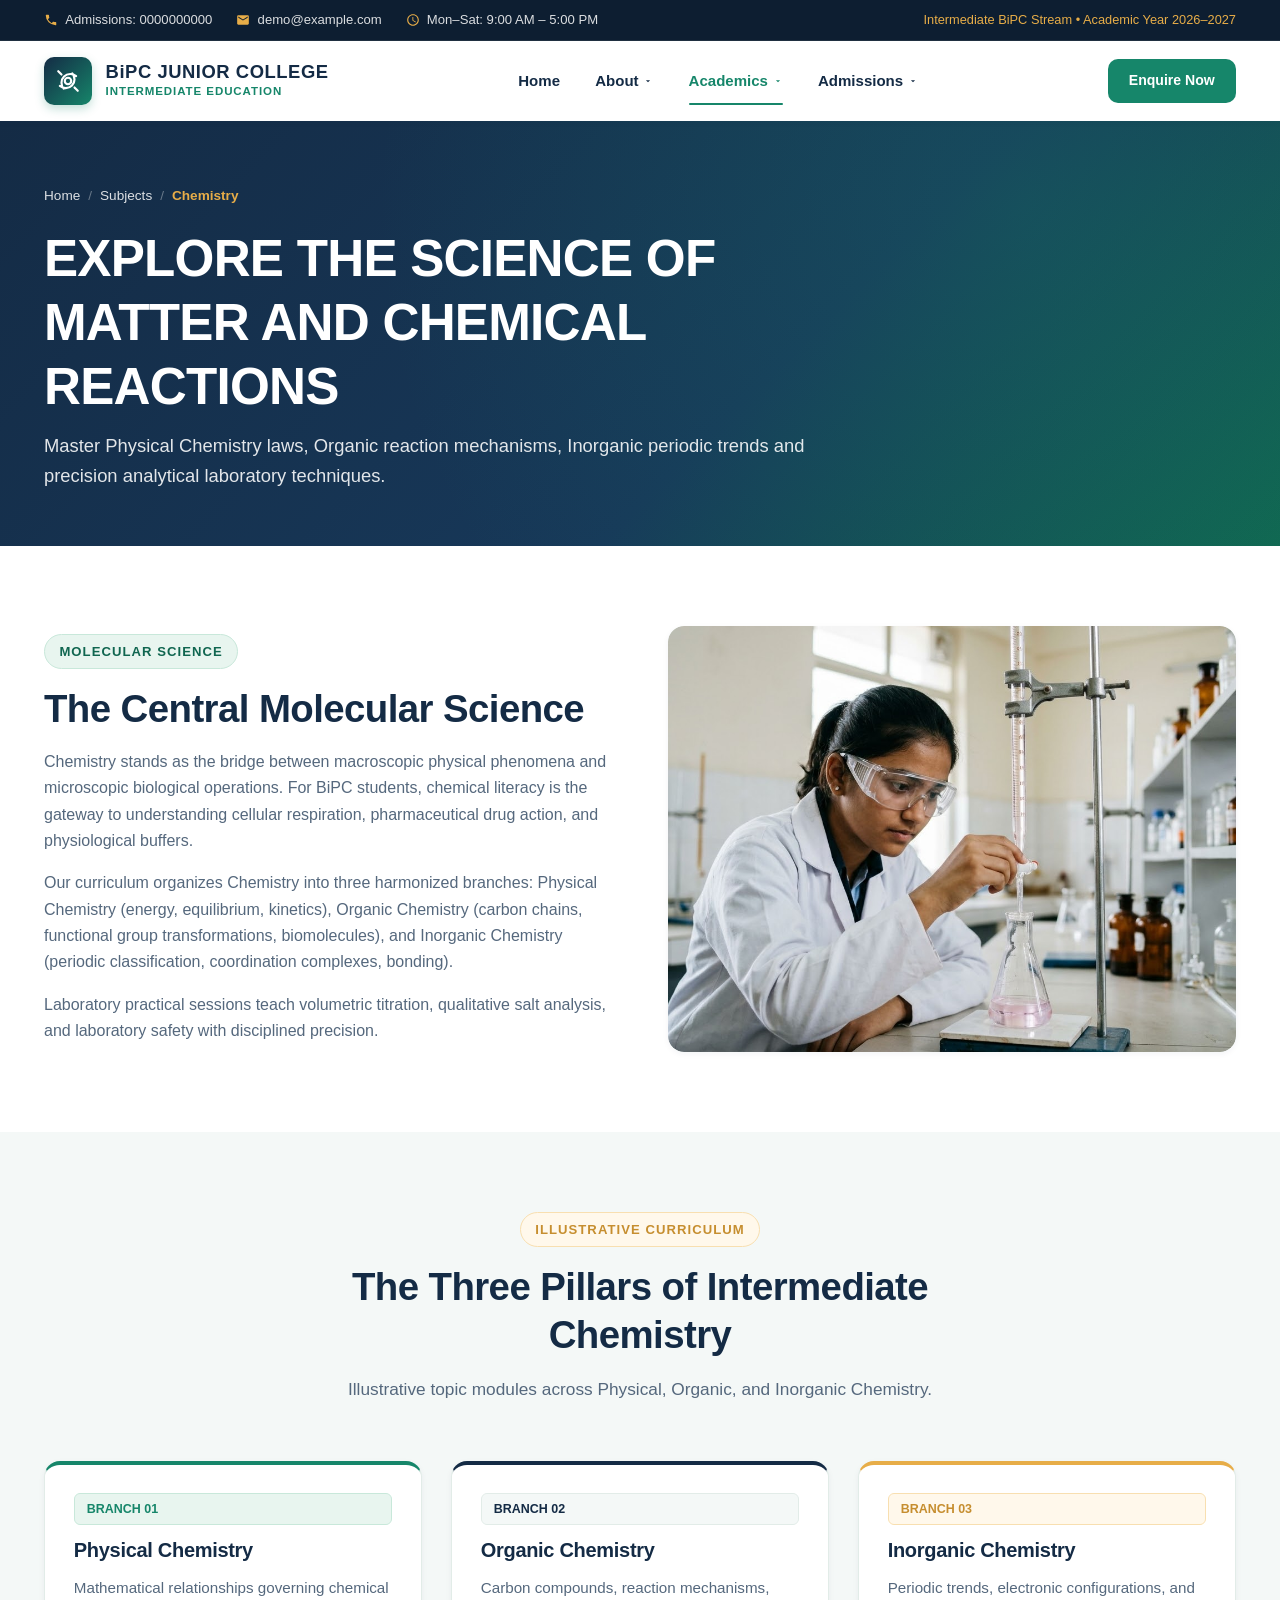
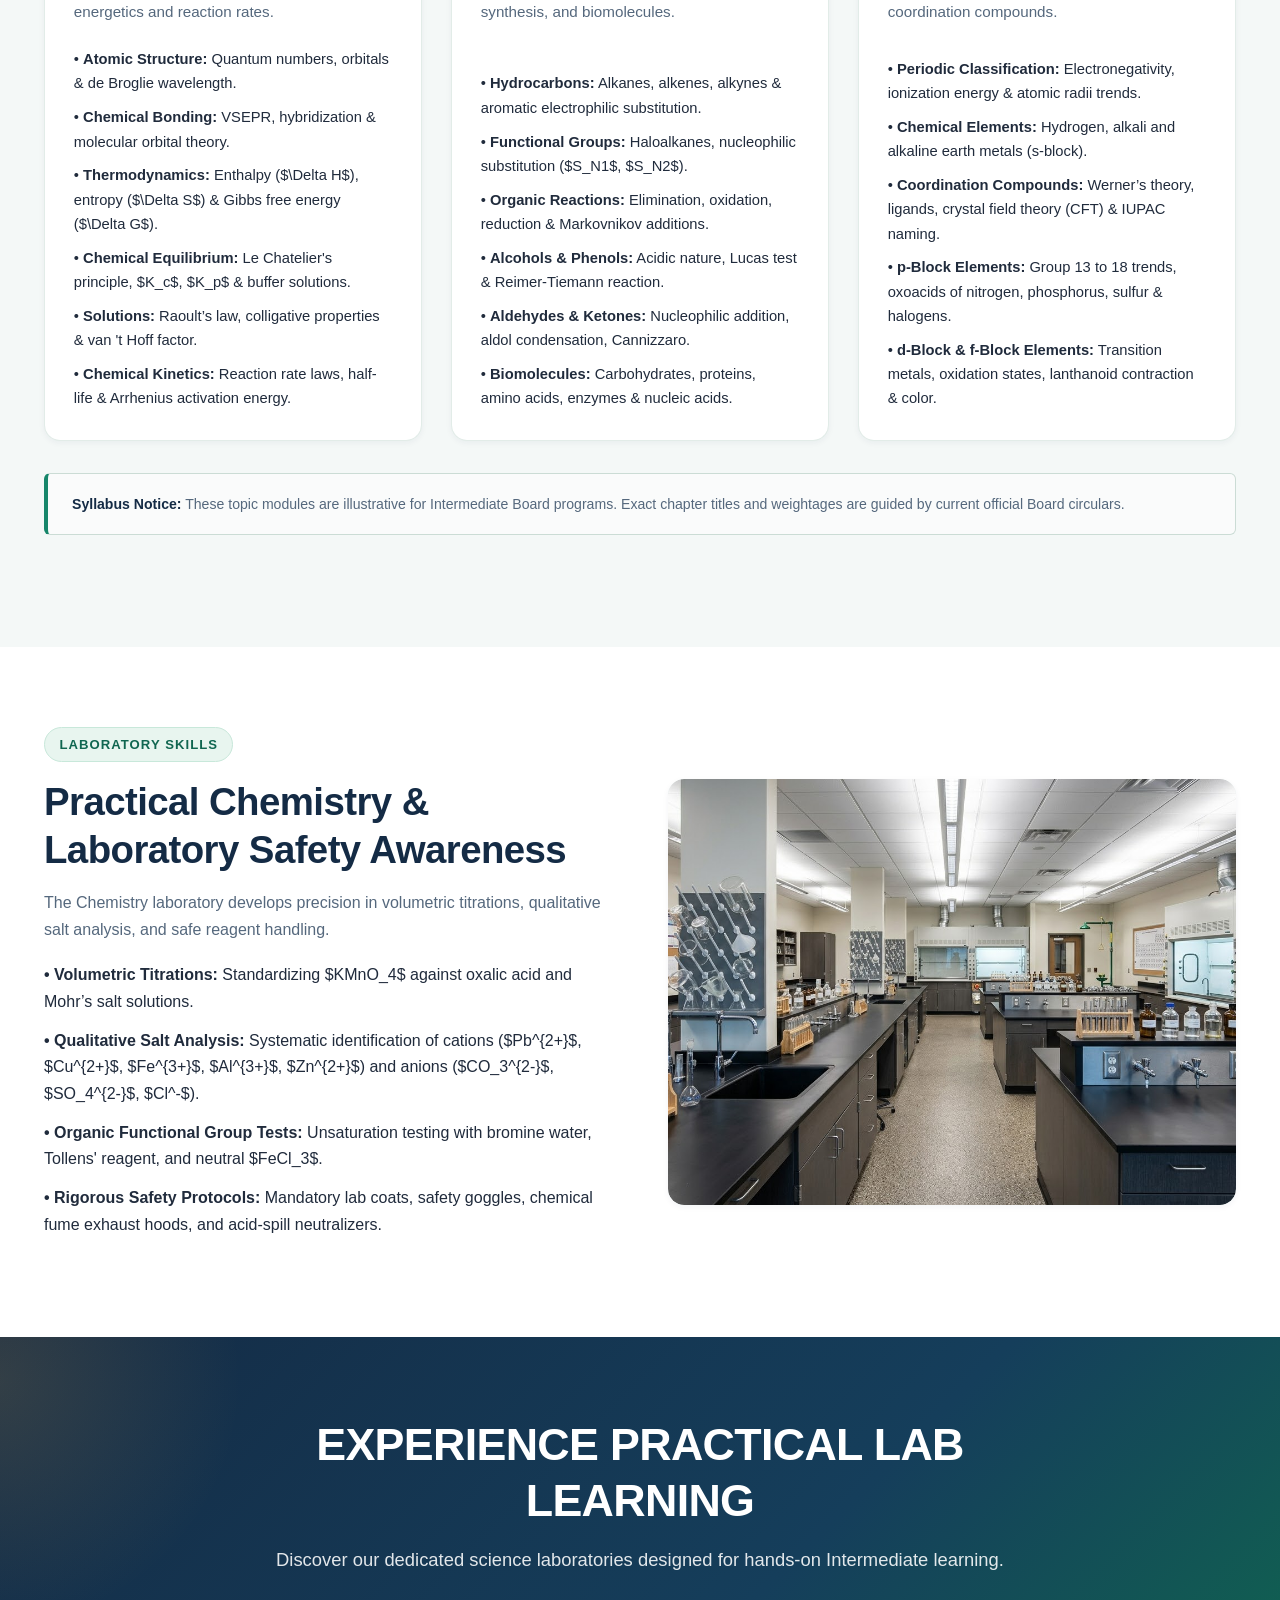
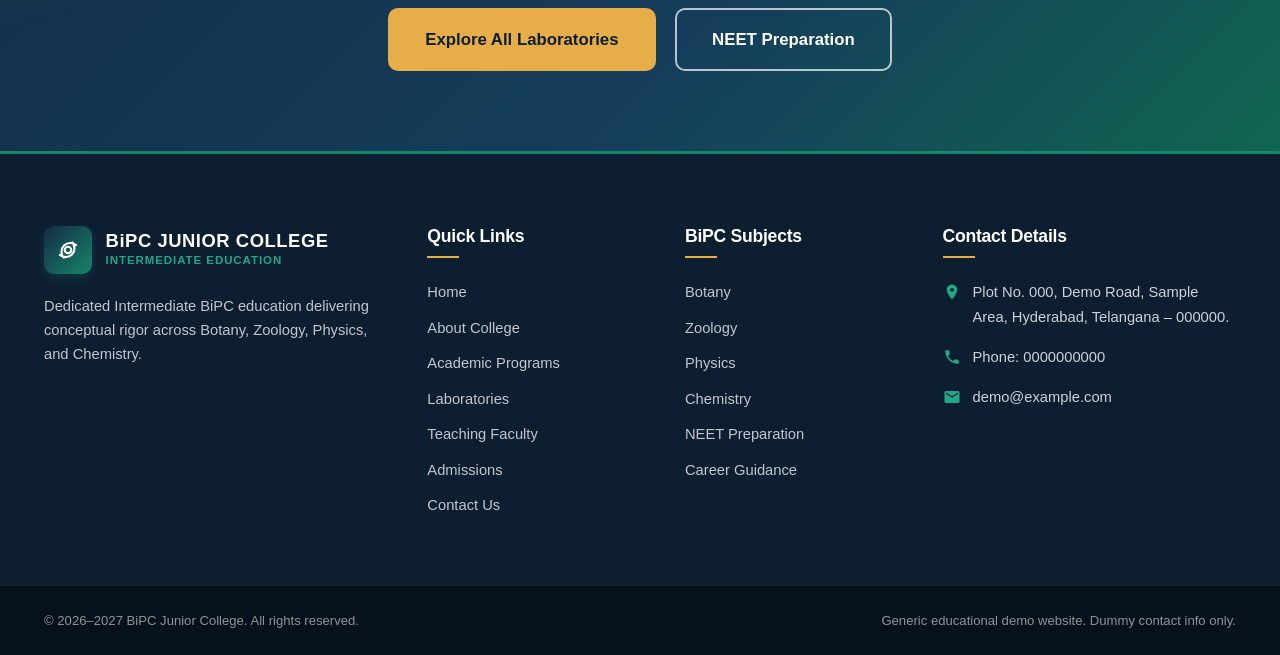
<file: chemistry.html>
﻿<!DOCTYPE html>
<html lang="en">
<head>
  <meta charset="UTF-8">
  <meta name="viewport" content="width=device-width, initial-scale=1.0">
  <title>Chemistry | BiPC Junior College — Physical, Organic &amp; Inorganic Chemistry</title>
  <meta name="description" content="Explore Intermediate Chemistry in the BiPC stream: Physical chemistry principles, organic mechanisms, inorganic coordination compounds, and titration laboratory practicals.">
  <link rel="stylesheet" href="assets/css/style.css">
  <link rel="icon" type="image/svg+xml" href="data:image/svg+xml,<svg xmlns='http://www.w3.org/2000/svg' viewBox='0 0 24 24' fill='%2316866A'><path d='M12 2L1 7l11 5 9-4.09V17h2V7L12 2z'/><path d='M3.5 10.5v5c0 3.5 4 6.5 8.5 6.5s8.5-3 8.5-6.5v-5L12 14.5l-8.5-4z'/></svg>">
</head>
<body>

  <!-- Top Bar -->
  <aside class="top-bar" aria-label="Quick Contact Information">
    <div class="container top-bar-inner">
      <div class="top-bar-info">
        <span class="top-bar-item">
          <svg viewBox="0 0 24 24"><path d="M6.62 10.79a15.05 15.05 0 006.59 6.59l2.2-2.2a1 1 0 011.02-.24 11.4 11.4 0 003.58.57 1 1 0 011 1V20a1 1 0 01-1 1A17 17 0 013 4a1 1 0 011-1h3.5a1 1 0 011 1 11.4 11.4 0 00.57 3.58 1 1 0 01-.24 1.02l-2.21 2.19z"/></svg>
          Admissions: 0000000000
        </span>
        <span class="top-bar-item">
          <svg viewBox="0 0 24 24"><path d="M20 4H4c-1.1 0-1.99.9-1.99 2L2 18c0 1.1.9 2 2 2h16c1.1 0 2-.9 2-2V6c0-1.1-.9-2-2-2zm0 4l-8 5-8-5V6l8 5 8-5v2z"/></svg>
          demo@example.com
        </span>
        <span class="top-bar-item">
          <svg viewBox="0 0 24 24"><path d="M11.99 2C6.47 2 2 6.48 2 12s4.47 10 9.99 10C17.52 22 22 17.52 22 12S17.52 2 11.99 2zM12 20c-4.42 0-8-3.58-8-8s3.58-8 8-8 8 3.58 8 8-3.58 8-8 8zm.5-13H11v6l5.25 3.15.75-1.23-4.5-2.67z"/></svg>
          Mon–Sat: 9:00 AM – 5:00 PM
        </span>
      </div>
      <div class="top-bar-notice">
        <span>Intermediate BiPC Stream • Academic Year 2026–2027</span>
      </div>
    </div>
  </aside>

  <!-- Header -->
  <header class="site-header">
    <div class="container">
      <nav class="navbar" aria-label="Main Navigation">
        <a href="index.html" class="brand-logo" aria-label="BiPC Junior College Homepage">
          <div class="logo-symbol" aria-hidden="true">
            <svg viewBox="0 0 24 24"><path d="M4.5 16.5c1.5 1.26 3.5 2 5.5 2 4.42 0 8-3.58 8-8 0-2-.74-4-2-5.5M19.5 7.5C18 6.24 16 5.5 14 5.5c-4.42 0-8 3.58-8 8 0 2 .74 4 2 5.5"/><circle cx="12" cy="12" r="3"/><line x1="3" y1="3" x2="6" y2="6"/><line x1="18" y1="18" x2="21" y2="21"/></svg>
          </div>
          <div class="brand-text">
            <span class="brand-title">BiPC JUNIOR COLLEGE</span>
            <span class="brand-subtitle">Intermediate Education</span>
          </div>
        </a>

                <ul class="nav-menu">
          <li class="nav-item">
            <a href="index.html" class="nav-link">Home</a>
          </li>

          <li class="nav-item has-dropdown">
            <a href="about.html" class="nav-link" aria-haspopup="true">
              About
              <svg class="arrow" viewBox="0 0 24 24" fill="currentColor"><path d="M7 10l5 5 5-5z"/></svg>
            </a>
            <div class="dropdown-menu">
              <a href="about.html" class="dropdown-item">
                <svg viewBox="0 0 24 24"><path d="M12 2L2 7l10 5 10-5-10-5zM2 17l10 5 10-5M2 12l10 5 10-5"/></svg>
                About College
              </a>
              <a href="faculty.html" class="dropdown-item">
                <svg viewBox="0 0 24 24"><path d="M17 21v-2a4 4 0 00-4-4H5a4 4 0 00-4 4v2"/><circle cx="9" cy="7" r="4"/><path d="M23 21v-2a4 4 0 00-3-3.87M16 3.13a4 4 0 010 7.75"/></svg>
                Faculty &amp; Mentors
              </a>
              <a href="campus-life.html" class="dropdown-item">
                <svg viewBox="0 0 24 24"><path d="M12 2l3.09 6.26L22 9.27l-5 4.87 1.18 6.88L12 17.77l-6.18 3.25L7 14.14 2 9.27l6.91-1.01L12 2z"/></svg>
                Campus Life
              </a>
            </div>
          </li>

          <li class="nav-item has-dropdown">
            <a href="academics.html" class="nav-link active" aria-haspopup="true">
              Academics
              <svg class="arrow" viewBox="0 0 24 24" fill="currentColor"><path d="M7 10l5 5 5-5z"/></svg>
            </a>
            <div class="dropdown-menu dropdown-academics">
              <a href="academics.html" class="dropdown-item">
                <svg viewBox="0 0 24 24"><path d="M2 3h6a4 4 0 014 4v14a3 3 0 00-3-3H2z"/><path d="M22 3h-6a4 4 0 00-4 4v14a3 3 0 013-3h7z"/></svg>
                Academic Programs
              </a>
              <a href="subjects.html" class="dropdown-item">
                <svg viewBox="0 0 24 24"><rect x="3" y="3" width="7" height="7"/><rect x="14" y="3" width="7" height="7"/><rect x="14" y="14" width="7" height="7"/><rect x="3" y="14" width="7" height="7"/></svg>
                BiPC Subjects Overview
              </a>
              <div class="dropdown-divider"></div>
              <div class="dropdown-header">BiPC Core Subjects</div>
              <a href="botany.html" class="dropdown-item">
                <svg viewBox="0 0 24 24"><path d="M12 22V12M12 12C9 12 5 10 5 4c6 0 7 6 7 8zm0 0c3 0 7-2 7-8-6 0-7 6-7 8z"/></svg>
                Botany
              </a>
              <a href="zoology.html" class="dropdown-item">
                <svg viewBox="0 0 24 24"><path d="M12 2a5 5 0 015 5c0 4-5 9-5 9s-5-5-5-9a5 5 0 015-5z"/><circle cx="12" cy="7" r="1.5"/></svg>
                Zoology
              </a>
              <a href="physics.html" class="dropdown-item">
                <svg viewBox="0 0 24 24"><circle cx="12" cy="12" r="4"/><path d="M3 12h3M18 12h3M12 3v3M12 18v3"/></svg>
                Physics
              </a>
              <a href="chemistry.html" class="dropdown-item active">
                <svg viewBox="0 0 24 24"><path d="M9 3h6v3l4 8v5a2 2 0 01-2 2H7a2 2 0 01-2-2v-5l4-8V3z"/></svg>
                Chemistry
              </a>
              <div class="dropdown-divider"></div>
              <a href="laboratories.html" class="dropdown-item">
                <svg viewBox="0 0 24 24"><path d="M10 2v7.31L4.2 19.46A2 2 0 005.9 22h12.2a2 2 0 001.7-2.54L14 9.31V2"/></svg>
                Laboratories
              </a>
              <a href="neet-preparation.html" class="dropdown-item">
                <svg viewBox="0 0 24 24"><circle cx="12" cy="12" r="10"/><circle cx="12" cy="12" r="6"/><circle cx="12" cy="12" r="2"/></svg>
                NEET Preparation
              </a>
            </div>
          </li>

          <li class="nav-item has-dropdown">
            <a href="admissions.html" class="nav-link" aria-haspopup="true">
              Admissions
              <svg class="arrow" viewBox="0 0 24 24" fill="currentColor"><path d="M7 10l5 5 5-5z"/></svg>
            </a>
            <div class="dropdown-menu">
              <a href="admissions.html" class="dropdown-item">
                <svg viewBox="0 0 24 24"><path d="M9 11l3 3L22 4"/><path d="M21 12v7a2 2 0 01-2 2H5a2 2 0 01-2-2V5a2 2 0 012-2h11"/></svg>
                Admissions Process
              </a>
              <a href="career-guidance.html" class="dropdown-item">
                <svg viewBox="0 0 24 24"><circle cx="12" cy="12" r="10"/><polygon points="16.24 7.76 14.12 14.12 7.76 16.24 9.88 9.88 16.24 7.76"/></svg>
                Career Opportunities
              </a>
              <a href="contact.html" class="dropdown-item">
                <svg viewBox="0 0 24 24"><path d="M22 16.92v3a2 2 0 01-2.18 2 19.79 19.79 0 01-8.63-3.07 19.5 19.5 0 01-6-6 19.79 19.79 0 01-3.07-8.67A2 2 0 014.11 2h3a2 2 0 012 1.72 12.84 12.84 0 00.7 2.81 2 2 0 01-.45 2.11L8.09 9.91a16 16 0 006 6l1.27-1.27a2 2 0 012.11-.45 12.84 12.84 0 002.81.7A2 2 0 0122 16.92z"/></svg>
                Contact Us
              </a>
            </div>
          </li>
        </ul>

        <div class="header-cta">
          <a href="contact.html" class="btn btn-primary btn-sm">Enquire Now</a>
        </div>

        <button class="mobile-toggle" aria-label="Toggle navigation menu" aria-expanded="false">
          <svg viewBox="0 0 24 24"><path d="M3 18h18v-2H3v2zm0-5h18v-2H3v2zm0-7v2h18V6H3z"/></svg>
        </button>
      </nav>
    </div>
  </header>

  <!-- Page Banner -->
  <section class="page-banner">
    <div class="container">
      <div class="page-banner-content">
        <nav class="breadcrumb-nav" aria-label="Breadcrumb">
          <div class="breadcrumb">
            <a href="index.html">Home</a>
            <span class="breadcrumb-sep">/</span>
            <a href="subjects.html">Subjects</a>
            <span class="breadcrumb-sep">/</span>
            <span class="breadcrumb-current">Chemistry</span>
          </div>
        </nav>
        <h1>EXPLORE THE SCIENCE OF MATTER AND CHEMICAL REACTIONS</h1>
        <p>Master Physical Chemistry laws, Organic reaction mechanisms, Inorganic periodic trends and precision analytical laboratory techniques.</p>
      </div>
    </div>
  </section>

  <main>
    <!-- Section 1: Introduction to Chemistry -->
    <section class="section bg-white">
      <div class="container">
        <div class="grid grid-2" style="align-items: center; gap: 3.5rem;">
          <div>
            <span class="section-tag">Molecular Science</span>
            <h2 class="section-title">The Central Molecular Science</h2>
            <p>
              Chemistry stands as the bridge between macroscopic physical phenomena and microscopic biological operations. For BiPC students, chemical literacy is the gateway to understanding cellular respiration, pharmaceutical drug action, and physiological buffers.
            </p>
            <p>
              Our curriculum organizes Chemistry into three harmonized branches: Physical Chemistry (energy, equilibrium, kinetics), Organic Chemistry (carbon chains, functional group transformations, biomolecules), and Inorganic Chemistry (periodic classification, coordination complexes, bonding).
            </p>
            <p>
              Laboratory practical sessions teach volumetric titration, qualitative salt analysis, and laboratory safety with disciplined precision.
            </p>
          </div>

          <div>
            <div class="img-frame ratio-4-3" style="min-height: 320px;">
              <img src="images/chemistry-classroom.jpeg" alt="Chemistry Lecture and Molecular Models" class="site-img" loading="lazy">
            </div>
          </div>
        </div>
      </div>
    </section>

    <!-- Section 2: Three Core Branches of Chemistry -->
    <section class="section bg-light">
      <div class="container">
        <div class="section-header">
          <span class="section-tag tag-gold">Illustrative Curriculum</span>
          <h2 class="section-title">The Three Pillars of Intermediate Chemistry</h2>
          <p class="section-desc">Illustrative topic modules across Physical, Organic, and Inorganic Chemistry.</p>
        </div>

        <div class="grid grid-3">
          <!-- Pillar 1: Physical Chemistry -->
          <div class="card" style="border-top: 4px solid var(--medical-green);">
            <div class="card-body">
              <span class="badge" style="margin-bottom: 0.8rem;">Branch 01</span>
              <h3 class="card-title">Physical Chemistry</h3>
              <p class="card-text">Mathematical relationships governing chemical energetics and reaction rates.</p>
              
              <ul style="display: flex; flex-direction: column; gap: 0.6rem; font-size: 0.92rem;">
                <li>• <strong>Atomic Structure:</strong> Quantum numbers, orbitals &amp; de Broglie wavelength.</li>
                <li>• <strong>Chemical Bonding:</strong> VSEPR, hybridization &amp; molecular orbital theory.</li>
                <li>• <strong>Thermodynamics:</strong> Enthalpy ($\Delta H$), entropy ($\Delta S$) &amp; Gibbs free energy ($\Delta G$).</li>
                <li>• <strong>Chemical Equilibrium:</strong> Le Chatelier's principle, $K_c$, $K_p$ &amp; buffer solutions.</li>
                <li>• <strong>Solutions:</strong> Raoult’s law, colligative properties &amp; van 't Hoff factor.</li>
                <li>• <strong>Chemical Kinetics:</strong> Reaction rate laws, half-life &amp; Arrhenius activation energy.</li>
              </ul>
            </div>
          </div>

          <!-- Pillar 2: Organic Chemistry -->
          <div class="card" style="border-top: 4px solid var(--primary-navy);">
            <div class="card-body">
              <span class="badge" style="margin-bottom: 0.8rem; background-color: var(--light-bg); color: var(--primary-navy); border-color: var(--border-color);">Branch 02</span>
              <h3 class="card-title">Organic Chemistry</h3>
              <p class="card-text">Carbon compounds, reaction mechanisms, synthesis, and biomolecules.</p>
              
              <ul style="display: flex; flex-direction: column; gap: 0.6rem; font-size: 0.92rem;">
                <li>• <strong>Hydrocarbons:</strong> Alkanes, alkenes, alkynes &amp; aromatic electrophilic substitution.</li>
                <li>• <strong>Functional Groups:</strong> Haloalkanes, nucleophilic substitution ($S_N1$, $S_N2$).</li>
                <li>• <strong>Organic Reactions:</strong> Elimination, oxidation, reduction &amp; Markovnikov additions.</li>
                <li>• <strong>Alcohols &amp; Phenols:</strong> Acidic nature, Lucas test &amp; Reimer-Tiemann reaction.</li>
                <li>• <strong>Aldehydes &amp; Ketones:</strong> Nucleophilic addition, aldol condensation, Cannizzaro.</li>
                <li>• <strong>Biomolecules:</strong> Carbohydrates, proteins, amino acids, enzymes &amp; nucleic acids.</li>
              </ul>
            </div>
          </div>

          <!-- Pillar 3: Inorganic Chemistry -->
          <div class="card" style="border-top: 4px solid var(--accent-gold);">
            <div class="card-body">
              <span class="badge" style="margin-bottom: 0.8rem; background-color: var(--accent-gold-light); color: var(--accent-gold-dark); border-color: #F8DFB0;">Branch 03</span>
              <h3 class="card-title">Inorganic Chemistry</h3>
              <p class="card-text">Periodic trends, electronic configurations, and coordination compounds.</p>
              
              <ul style="display: flex; flex-direction: column; gap: 0.6rem; font-size: 0.92rem;">
                <li>• <strong>Periodic Classification:</strong> Electronegativity, ionization energy &amp; atomic radii trends.</li>
                <li>• <strong>Chemical Elements:</strong> Hydrogen, alkali and alkaline earth metals (s-block).</li>
                <li>• <strong>Coordination Compounds:</strong> Werner’s theory, ligands, crystal field theory (CFT) &amp; IUPAC naming.</li>
                <li>• <strong>p-Block Elements:</strong> Group 13 to 18 trends, oxoacids of nitrogen, phosphorus, sulfur &amp; halogens.</li>
                <li>• <strong>d-Block &amp; f-Block Elements:</strong> Transition metals, oxidation states, lanthanoid contraction &amp; color.</li>
              </ul>
            </div>
          </div>
        </div>

        <div class="disclaimer-box" style="margin-top: 2rem;">
          <strong>Syllabus Notice:</strong> These topic modules are illustrative for Intermediate Board programs. Exact chapter titles and weightages are guided by current official Board circulars.
        </div>
      </div>
    </section>

    <!-- Section 3: Laboratory Experiments & Chemical Safety -->
    <section class="section bg-white">
      <div class="container">
        <div class="grid grid-2" style="align-items: center; gap: 3.5rem;">
          <div>
            <span class="section-tag">Laboratory Skills</span>
            <h2 class="section-title">Practical Chemistry &amp; Laboratory Safety Awareness</h2>
            <p>
              The Chemistry laboratory develops precision in volumetric titrations, qualitative salt analysis, and safe reagent handling.
            </p>
            <ul style="display: flex; flex-direction: column; gap: 0.8rem; margin: 1.2rem 0;">
              <li><strong>• Volumetric Titrations:</strong> Standardizing $KMnO_4$ against oxalic acid and Mohr’s salt solutions.</li>
              <li><strong>• Qualitative Salt Analysis:</strong> Systematic identification of cations ($Pb^{2+}$, $Cu^{2+}$, $Fe^{3+}$, $Al^{3+}$, $Zn^{2+}$) and anions ($CO_3^{2-}$, $SO_4^{2-}$, $Cl^-$).</li>
              <li><strong>• Organic Functional Group Tests:</strong> Unsaturation testing with bromine water, Tollens' reagent, and neutral $FeCl_3$.</li>
              <li><strong>• Rigorous Safety Protocols:</strong> Mandatory lab coats, safety goggles, chemical fume exhaust hoods, and acid-spill neutralizers.</li>
            </ul>
          </div>

          <div>
            <div class="img-frame ratio-4-3" style="min-height: 320px;">
              <img src="images/chemistry-laboratory.jpeg" alt="Titration and Salt Analysis in Chemistry Laboratory" class="site-img" loading="lazy">
            </div>
          </div>
        </div>
      </div>
    </section>

    <!-- CTA -->
    <section class="cta-banner">
      <div class="container">
        <div class="cta-banner-content">
          <h2>EXPERIENCE PRACTICAL LAB LEARNING</h2>
          <p>Discover our dedicated science laboratories designed for hands-on Intermediate learning.</p>
          <div class="cta-actions">
            <a href="laboratories.html" class="btn btn-gold btn-lg">Explore All Laboratories</a>
            <a href="neet-preparation.html" class="btn btn-outline-white btn-lg">NEET Preparation</a>
          </div>
        </div>
      </div>
    </section>
  </main>

  <!-- Footer -->
  <footer class="site-footer" aria-label="Site Footer">
    <div class="footer-top">
      <div class="container">
        <div class="footer-grid">
          <div class="footer-col footer-about">
            <div class="brand-logo" style="margin-bottom: 1.2rem;">
              <div class="logo-symbol" aria-hidden="true"><svg viewBox="0 0 24 24"><path d="M4.5 16.5c1.5 1.26 3.5 2 5.5 2 4.42 0 8-3.58 8-8 0-2-.74-4-2-5.5M19.5 7.5C18 6.24 16 5.5 14 5.5c-4.42 0-8 3.58-8 8 0 2 .74 4 2 5.5"/><circle cx="12" cy="12" r="3"/></svg></div>
              <div class="brand-text">
                <span class="brand-title" style="color: var(--white);">BiPC JUNIOR COLLEGE</span>
                <span class="brand-subtitle" style="color: var(--medical-green-light);">Intermediate Education</span>
              </div>
            </div>
            <p>Dedicated Intermediate BiPC education delivering conceptual rigor across Botany, Zoology, Physics, and Chemistry.</p>
          </div>

          <div class="footer-col">
            <h4>Quick Links</h4>
            <ul class="footer-links">
              <li><a href="index.html">Home</a></li>
              <li><a href="about.html">About College</a></li>
              <li><a href="academics.html">Academic Programs</a></li>
              <li><a href="laboratories.html">Laboratories</a></li>
              <li><a href="faculty.html">Teaching Faculty</a></li>
              <li><a href="admissions.html">Admissions</a></li>
              <li><a href="contact.html">Contact Us</a></li>
            </ul>
          </div>

          <div class="footer-col">
            <h4>BiPC Subjects</h4>
            <ul class="footer-links">
              <li><a href="botany.html">Botany</a></li>
              <li><a href="zoology.html">Zoology</a></li>
              <li><a href="physics.html">Physics</a></li>
              <li><a href="chemistry.html">Chemistry</a></li>
              <li><a href="neet-preparation.html">NEET Preparation</a></li>
              <li><a href="career-guidance.html">Career Guidance</a></li>
            </ul>
          </div>

          <div class="footer-col footer-contact">
            <h4>Contact Details</h4>
            <ul>
              <li>
                <svg viewBox="0 0 24 24"><path d="M12 2C8.13 2 5 5.13 5 9c0 5.25 7 13 7 13s7-7.75 7-13c0-3.87-3.13-7-7-7zm0 9.5c-1.38 0-2.5-1.12-2.5-2.5s1.12-2.5 2.5-2.5 2.5 1.12 2.5 2.5-1.12 2.5-2.5 2.5z"/></svg>
                <span>Plot No. 000, Demo Road, Sample Area, Hyderabad, Telangana – 000000.</span>
              </li>
              <li>
                <svg viewBox="0 0 24 24"><path d="M6.62 10.79a15.05 15.05 0 006.59 6.59l2.2-2.2a1 1 0 011.02-.24 11.4 11.4 0 003.58.57 1 1 0 011 1V20a1 1 0 01-1 1A17 17 0 013 4a1 1 0 011-1h3.5a1 1 0 011 1 11.4 11.4 0 00.57 3.58 1 1 0 01-.24 1.02l-2.21 2.19z"/></svg>
                <span>Phone: 0000000000</span>
              </li>
              <li>
                <svg viewBox="0 0 24 24"><path d="M20 4H4c-1.1 0-1.99.9-1.99 2L2 18c0 1.1.9 2 2 2h16c1.1 0 2-.9 2-2V6c0-1.1-.9-2-2-2zm0 4l-8 5-8-5V6l8 5 8-5v2z"/></svg>
                <span>demo@example.com</span>
              </li>
            </ul>
          </div>
        </div>
      </div>
    </div>

    <div class="footer-bottom">
      <div class="container footer-bottom-inner">
        <div>© 2026–2027 BiPC Junior College. All rights reserved.</div>
        <div>Generic educational demo website. Dummy contact info only.</div>
      </div>
    </div>
  </footer>

  <button class="scroll-top-btn" aria-label="Scroll to top of page">
    <svg viewBox="0 0 24 24"><path d="M18 15l-6-6-6 6"/></svg>
  </button>

  <script src="assets/js/script.js"></script>
</body>
</html>
</file>
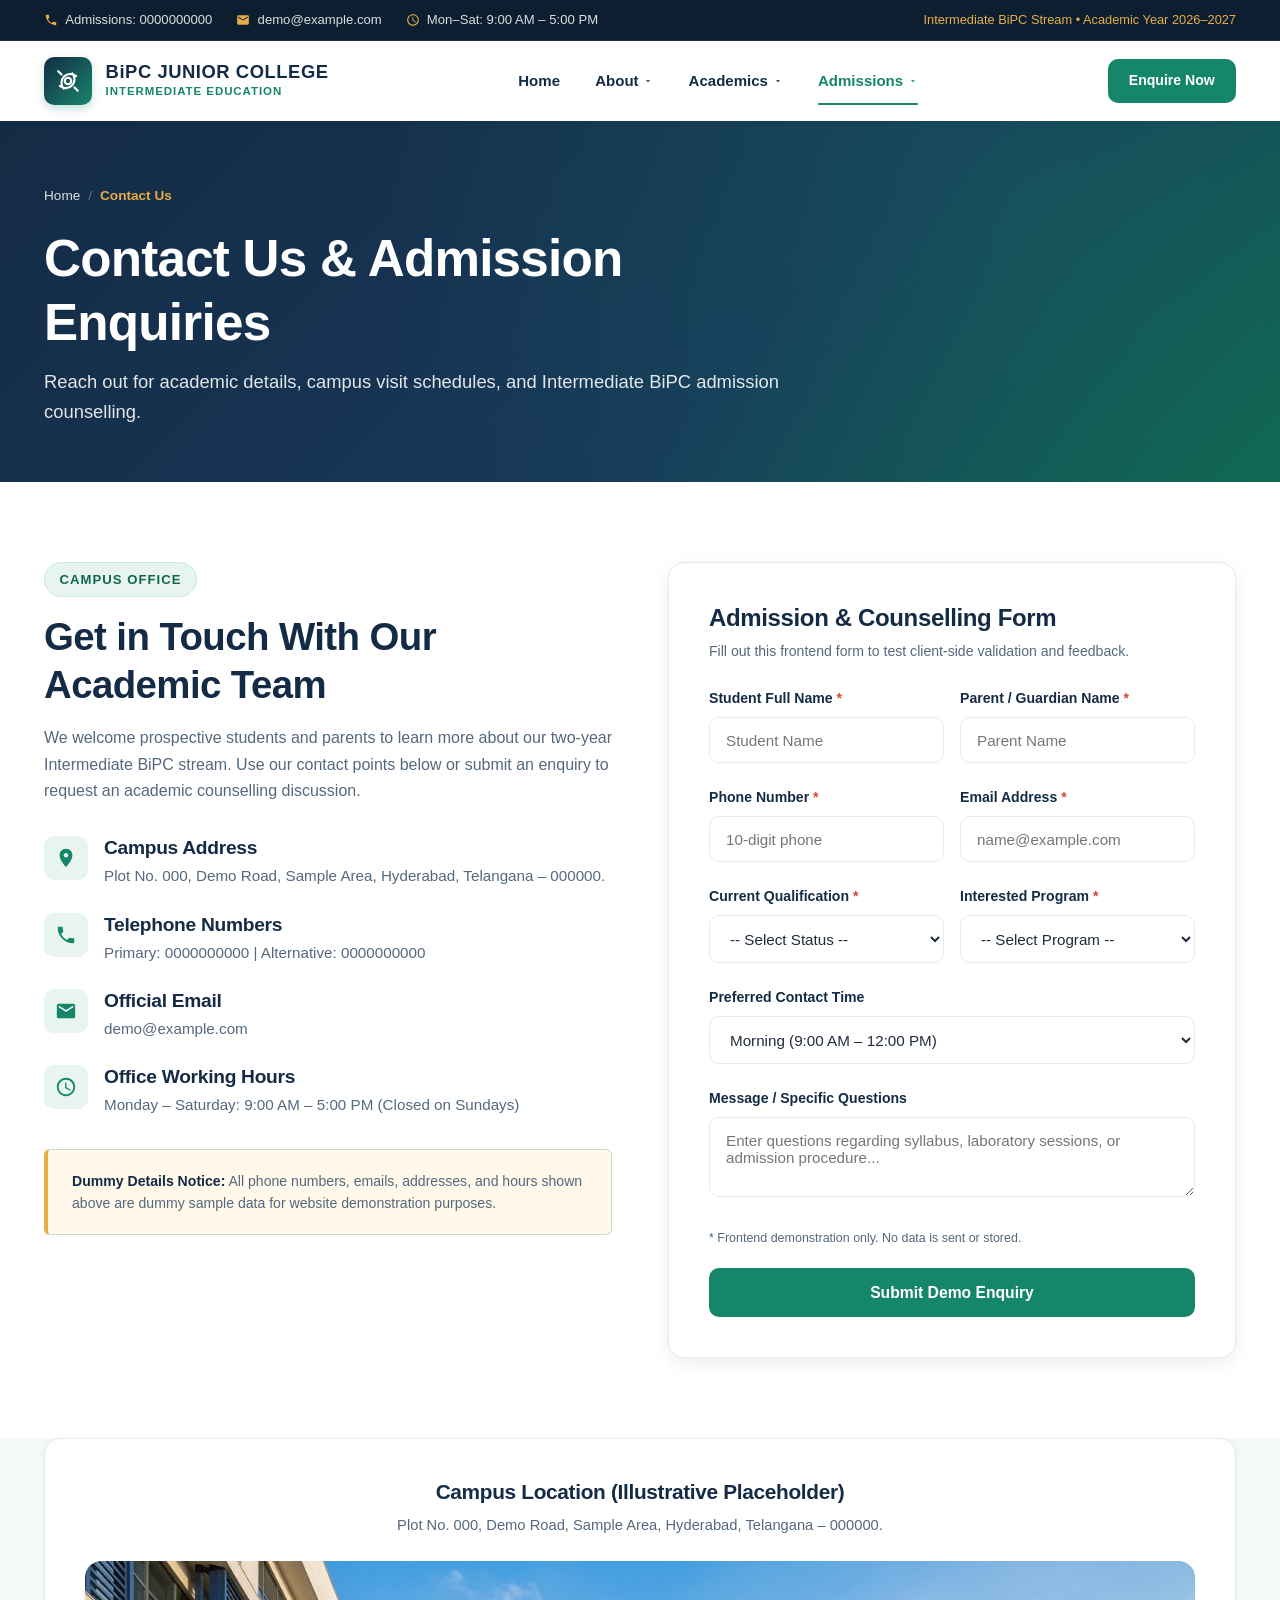
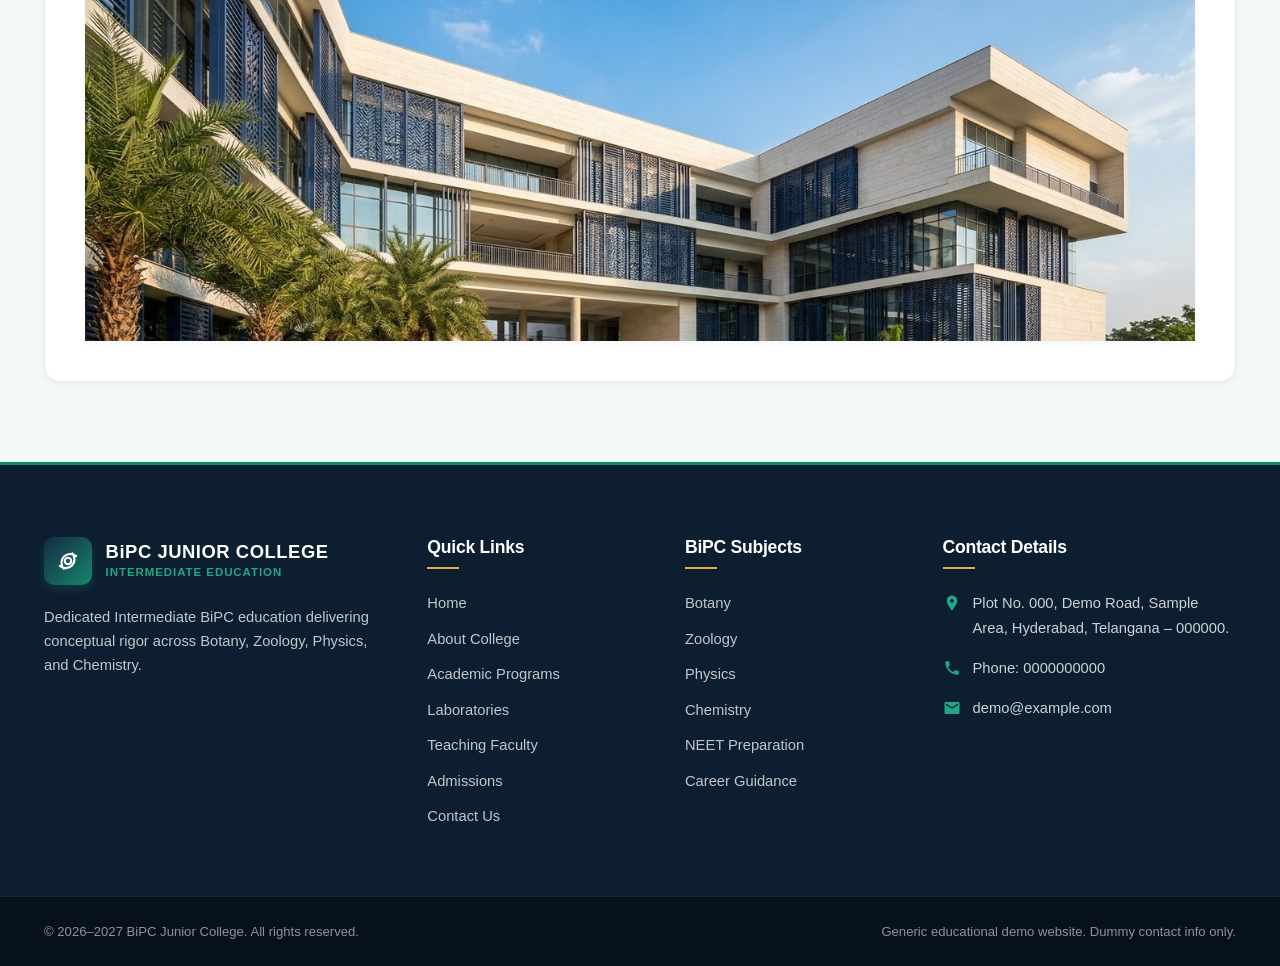
<file: contact.html>
﻿<!DOCTYPE html>
<html lang="en">
<head>
  <meta charset="UTF-8">
  <meta name="viewport" content="width=device-width, initial-scale=1.0">
  <title>Contact Us | BiPC Junior College — Intermediate Education</title>
  <meta name="description" content="Get in touch with BiPC Junior College: Academic counselling requests, admission enquiries, dummy campus address, phone, email, and working hours.">
  <link rel="stylesheet" href="assets/css/style.css">
  <link rel="icon" type="image/svg+xml" href="data:image/svg+xml,<svg xmlns='http://www.w3.org/2000/svg' viewBox='0 0 24 24' fill='%2316866A'><path d='M12 2L1 7l11 5 9-4.09V17h2V7L12 2z'/><path d='M3.5 10.5v5c0 3.5 4 6.5 8.5 6.5s8.5-3 8.5-6.5v-5L12 14.5l-8.5-4z'/></svg>">
</head>
<body>

  <!-- Top Bar -->
  <aside class="top-bar" aria-label="Quick Contact Information">
    <div class="container top-bar-inner">
      <div class="top-bar-info">
        <span class="top-bar-item">
          <svg viewBox="0 0 24 24"><path d="M6.62 10.79a15.05 15.05 0 006.59 6.59l2.2-2.2a1 1 0 011.02-.24 11.4 11.4 0 003.58.57 1 1 0 011 1V20a1 1 0 01-1 1A17 17 0 013 4a1 1 0 011-1h3.5a1 1 0 011 1 11.4 11.4 0 00.57 3.58 1 1 0 01-.24 1.02l-2.21 2.19z"/></svg>
          Admissions: 0000000000
        </span>
        <span class="top-bar-item">
          <svg viewBox="0 0 24 24"><path d="M20 4H4c-1.1 0-1.99.9-1.99 2L2 18c0 1.1.9 2 2 2h16c1.1 0 2-.9 2-2V6c0-1.1-.9-2-2-2zm0 4l-8 5-8-5V6l8 5 8-5v2z"/></svg>
          demo@example.com
        </span>
        <span class="top-bar-item">
          <svg viewBox="0 0 24 24"><path d="M11.99 2C6.47 2 2 6.48 2 12s4.47 10 9.99 10C17.52 22 22 17.52 22 12S17.52 2 11.99 2zM12 20c-4.42 0-8-3.58-8-8s3.58-8 8-8 8 3.58 8 8-3.58 8-8 8zm.5-13H11v6l5.25 3.15.75-1.23-4.5-2.67z"/></svg>
          Mon–Sat: 9:00 AM – 5:00 PM
        </span>
      </div>
      <div class="top-bar-notice">
        <span>Intermediate BiPC Stream • Academic Year 2026–2027</span>
      </div>
    </div>
  </aside>

  <!-- Header -->
  <header class="site-header">
    <div class="container">
      <nav class="navbar" aria-label="Main Navigation">
        <a href="index.html" class="brand-logo" aria-label="BiPC Junior College Homepage">
          <div class="logo-symbol" aria-hidden="true">
            <svg viewBox="0 0 24 24"><path d="M4.5 16.5c1.5 1.26 3.5 2 5.5 2 4.42 0 8-3.58 8-8 0-2-.74-4-2-5.5M19.5 7.5C18 6.24 16 5.5 14 5.5c-4.42 0-8 3.58-8 8 0 2 .74 4 2 5.5"/><circle cx="12" cy="12" r="3"/><line x1="3" y1="3" x2="6" y2="6"/><line x1="18" y1="18" x2="21" y2="21"/></svg>
          </div>
          <div class="brand-text">
            <span class="brand-title">BiPC JUNIOR COLLEGE</span>
            <span class="brand-subtitle">Intermediate Education</span>
          </div>
        </a>

                <ul class="nav-menu">
          <li class="nav-item">
            <a href="index.html" class="nav-link">Home</a>
          </li>

          <li class="nav-item has-dropdown">
            <a href="about.html" class="nav-link" aria-haspopup="true">
              About
              <svg class="arrow" viewBox="0 0 24 24" fill="currentColor"><path d="M7 10l5 5 5-5z"/></svg>
            </a>
            <div class="dropdown-menu">
              <a href="about.html" class="dropdown-item">
                <svg viewBox="0 0 24 24"><path d="M12 2L2 7l10 5 10-5-10-5zM2 17l10 5 10-5M2 12l10 5 10-5"/></svg>
                About College
              </a>
              <a href="faculty.html" class="dropdown-item">
                <svg viewBox="0 0 24 24"><path d="M17 21v-2a4 4 0 00-4-4H5a4 4 0 00-4 4v2"/><circle cx="9" cy="7" r="4"/><path d="M23 21v-2a4 4 0 00-3-3.87M16 3.13a4 4 0 010 7.75"/></svg>
                Faculty &amp; Mentors
              </a>
              <a href="campus-life.html" class="dropdown-item">
                <svg viewBox="0 0 24 24"><path d="M12 2l3.09 6.26L22 9.27l-5 4.87 1.18 6.88L12 17.77l-6.18 3.25L7 14.14 2 9.27l6.91-1.01L12 2z"/></svg>
                Campus Life
              </a>
            </div>
          </li>

          <li class="nav-item has-dropdown">
            <a href="academics.html" class="nav-link" aria-haspopup="true">
              Academics
              <svg class="arrow" viewBox="0 0 24 24" fill="currentColor"><path d="M7 10l5 5 5-5z"/></svg>
            </a>
            <div class="dropdown-menu dropdown-academics">
              <a href="academics.html" class="dropdown-item">
                <svg viewBox="0 0 24 24"><path d="M2 3h6a4 4 0 014 4v14a3 3 0 00-3-3H2z"/><path d="M22 3h-6a4 4 0 00-4 4v14a3 3 0 013-3h7z"/></svg>
                Academic Programs
              </a>
              <a href="subjects.html" class="dropdown-item">
                <svg viewBox="0 0 24 24"><rect x="3" y="3" width="7" height="7"/><rect x="14" y="3" width="7" height="7"/><rect x="14" y="14" width="7" height="7"/><rect x="3" y="14" width="7" height="7"/></svg>
                BiPC Subjects Overview
              </a>
              <div class="dropdown-divider"></div>
              <div class="dropdown-header">BiPC Core Subjects</div>
              <a href="botany.html" class="dropdown-item">
                <svg viewBox="0 0 24 24"><path d="M12 22V12M12 12C9 12 5 10 5 4c6 0 7 6 7 8zm0 0c3 0 7-2 7-8-6 0-7 6-7 8z"/></svg>
                Botany
              </a>
              <a href="zoology.html" class="dropdown-item">
                <svg viewBox="0 0 24 24"><path d="M12 2a5 5 0 015 5c0 4-5 9-5 9s-5-5-5-9a5 5 0 015-5z"/><circle cx="12" cy="7" r="1.5"/></svg>
                Zoology
              </a>
              <a href="physics.html" class="dropdown-item">
                <svg viewBox="0 0 24 24"><circle cx="12" cy="12" r="4"/><path d="M3 12h3M18 12h3M12 3v3M12 18v3"/></svg>
                Physics
              </a>
              <a href="chemistry.html" class="dropdown-item">
                <svg viewBox="0 0 24 24"><path d="M9 3h6v3l4 8v5a2 2 0 01-2 2H7a2 2 0 01-2-2v-5l4-8V3z"/></svg>
                Chemistry
              </a>
              <div class="dropdown-divider"></div>
              <a href="laboratories.html" class="dropdown-item">
                <svg viewBox="0 0 24 24"><path d="M10 2v7.31L4.2 19.46A2 2 0 005.9 22h12.2a2 2 0 001.7-2.54L14 9.31V2"/></svg>
                Laboratories
              </a>
              <a href="neet-preparation.html" class="dropdown-item">
                <svg viewBox="0 0 24 24"><circle cx="12" cy="12" r="10"/><circle cx="12" cy="12" r="6"/><circle cx="12" cy="12" r="2"/></svg>
                NEET Preparation
              </a>
            </div>
          </li>

          <li class="nav-item has-dropdown">
            <a href="admissions.html" class="nav-link active" aria-haspopup="true">
              Admissions
              <svg class="arrow" viewBox="0 0 24 24" fill="currentColor"><path d="M7 10l5 5 5-5z"/></svg>
            </a>
            <div class="dropdown-menu">
              <a href="admissions.html" class="dropdown-item">
                <svg viewBox="0 0 24 24"><path d="M9 11l3 3L22 4"/><path d="M21 12v7a2 2 0 01-2 2H5a2 2 0 01-2-2V5a2 2 0 012-2h11"/></svg>
                Admissions Process
              </a>
              <a href="career-guidance.html" class="dropdown-item">
                <svg viewBox="0 0 24 24"><circle cx="12" cy="12" r="10"/><polygon points="16.24 7.76 14.12 14.12 7.76 16.24 9.88 9.88 16.24 7.76"/></svg>
                Career Opportunities
              </a>
              <a href="contact.html" class="dropdown-item active">
                <svg viewBox="0 0 24 24"><path d="M22 16.92v3a2 2 0 01-2.18 2 19.79 19.79 0 01-8.63-3.07 19.5 19.5 0 01-6-6 19.79 19.79 0 01-3.07-8.67A2 2 0 014.11 2h3a2 2 0 012 1.72 12.84 12.84 0 00.7 2.81 2 2 0 01-.45 2.11L8.09 9.91a16 16 0 006 6l1.27-1.27a2 2 0 012.11-.45 12.84 12.84 0 002.81.7A2 2 0 0122 16.92z"/></svg>
                Contact Us
              </a>
            </div>
          </li>
        </ul>

        <div class="header-cta">
          <a href="contact.html" class="btn btn-primary btn-sm">Enquire Now</a>
        </div>

        <button class="mobile-toggle" aria-label="Toggle navigation menu" aria-expanded="false">
          <svg viewBox="0 0 24 24"><path d="M3 18h18v-2H3v2zm0-5h18v-2H3v2zm0-7v2h18V6H3z"/></svg>
        </button>
      </nav>
    </div>
  </header>

  <!-- Page Banner -->
  <section class="page-banner">
    <div class="container">
      <div class="page-banner-content">
        <nav class="breadcrumb-nav" aria-label="Breadcrumb">
          <div class="breadcrumb">
            <a href="index.html">Home</a>
            <span class="breadcrumb-sep">/</span>
            <span class="breadcrumb-current">Contact Us</span>
          </div>
        </nav>
        <h1>Contact Us &amp; Admission Enquiries</h1>
        <p>Reach out for academic details, campus visit schedules, and Intermediate BiPC admission counselling.</p>
      </div>
    </div>
  </section>

  <main>
    <!-- Section 1: Contact Details & Form -->
    <section class="section bg-white">
      <div class="container">
        <div class="grid grid-2" style="gap: 3.5rem; align-items: start;">
          <!-- Contact Info Column -->
          <div>
            <span class="section-tag">Campus Office</span>
            <h2 class="section-title">Get in Touch With Our Academic Team</h2>
            <p>
              We welcome prospective students and parents to learn more about our two-year Intermediate BiPC stream. Use our contact points below or submit an enquiry to request an academic counselling discussion.
            </p>

            <div style="display: flex; flex-direction: column; gap: 1.5rem; margin: 2rem 0;">
              <!-- Item 1: Address -->
              <div style="display: flex; gap: 1rem; align-items: flex-start;">
                <div class="float-icon" style="background-color: var(--soft-mint); color: var(--medical-green); width: 44px; height: 44px; border-radius: var(--radius-md); flex-shrink: 0;">
                  <svg viewBox="0 0 24 24" fill="currentColor"><path d="M12 2C8.13 2 5 5.13 5 9c0 5.25 7 13 7 13s7-7.75 7-13c0-3.87-3.13-7-7-7zm0 9.5c-1.38 0-2.5-1.12-2.5-2.5s1.12-2.5 2.5-2.5 2.5 1.12 2.5 2.5-1.12 2.5-2.5 2.5z"/></svg>
                </div>
                <div>
                  <h4 style="margin-bottom: 0.2rem;">Campus Address</h4>
                  <p style="font-size: 0.95rem; margin: 0;">Plot No. 000, Demo Road, Sample Area, Hyderabad, Telangana – 000000.</p>
                </div>
              </div>

              <!-- Item 2: Phone -->
              <div style="display: flex; gap: 1rem; align-items: flex-start;">
                <div class="float-icon" style="background-color: var(--soft-mint); color: var(--medical-green); width: 44px; height: 44px; border-radius: var(--radius-md); flex-shrink: 0;">
                  <svg viewBox="0 0 24 24" fill="currentColor"><path d="M6.62 10.79a15.05 15.05 0 006.59 6.59l2.2-2.2a1 1 0 011.02-.24 11.4 11.4 0 003.58.57 1 1 0 011 1V20a1 1 0 01-1 1A17 17 0 013 4a1 1 0 011-1h3.5a1 1 0 011 1 11.4 11.4 0 00.57 3.58 1 1 0 01-.24 1.02l-2.21 2.19z"/></svg>
                </div>
                <div>
                  <h4 style="margin-bottom: 0.2rem;">Telephone Numbers</h4>
                  <p style="font-size: 0.95rem; margin: 0;">Primary: 0000000000 | Alternative: 0000000000</p>
                </div>
              </div>

              <!-- Item 3: Email -->
              <div style="display: flex; gap: 1rem; align-items: flex-start;">
                <div class="float-icon" style="background-color: var(--soft-mint); color: var(--medical-green); width: 44px; height: 44px; border-radius: var(--radius-md); flex-shrink: 0;">
                  <svg viewBox="0 0 24 24" fill="currentColor"><path d="M20 4H4c-1.1 0-1.99.9-1.99 2L2 18c0 1.1.9 2 2 2h16c1.1 0 2-.9 2-2V6c0-1.1-.9-2-2-2zm0 4l-8 5-8-5V6l8 5 8-5v2z"/></svg>
                </div>
                <div>
                  <h4 style="margin-bottom: 0.2rem;">Official Email</h4>
                  <p style="font-size: 0.95rem; margin: 0;">demo@example.com</p>
                </div>
              </div>

              <!-- Item 4: Hours -->
              <div style="display: flex; gap: 1rem; align-items: flex-start;">
                <div class="float-icon" style="background-color: var(--soft-mint); color: var(--medical-green); width: 44px; height: 44px; border-radius: var(--radius-md); flex-shrink: 0;">
                  <svg viewBox="0 0 24 24" fill="currentColor"><path d="M11.99 2C6.47 2 2 6.48 2 12s4.47 10 9.99 10C17.52 22 22 17.52 22 12S17.52 2 11.99 2zM12 20c-4.42 0-8-3.58-8-8s3.58-8 8-8 8 3.58 8 8-3.58 8-8 8zm.5-13H11v6l5.25 3.15.75-1.23-4.5-2.67z"/></svg>
                </div>
                <div>
                  <h4 style="margin-bottom: 0.2rem;">Office Working Hours</h4>
                  <p style="font-size: 0.95rem; margin: 0;">Monday – Saturday: 9:00 AM – 5:00 PM (Closed on Sundays)</p>
                </div>
              </div>
            </div>

            <div class="disclaimer-box warning">
              <strong>Dummy Details Notice:</strong> All phone numbers, emails, addresses, and hours shown above are dummy sample data for website demonstration purposes.
            </div>
          </div>

          <!-- Interactive Enquiry Form -->
          <div class="card" style="padding: 2.5rem; box-shadow: var(--shadow-md);" id="enquire">
            <h3 style="font-size: 1.5rem; margin-bottom: 0.4rem;">Admission &amp; Counselling Form</h3>
            <p style="font-size: 0.88rem; margin-bottom: 1.5rem;">Fill out this frontend form to test client-side validation and feedback.</p>

            <form data-validate="true" novalidate>
              <div class="grid grid-2" style="gap: 1rem;">
                <div class="form-group">
                  <label class="form-label" for="cntStudentName">Student Full Name <span class="required">*</span></label>
                  <input type="text" id="cntStudentName" class="form-control" placeholder="Student Name" required>
                  <span class="form-error">Please enter student name.</span>
                </div>

                <div class="form-group">
                  <label class="form-label" for="cntParentName">Parent / Guardian Name <span class="required">*</span></label>
                  <input type="text" id="cntParentName" class="form-control" placeholder="Parent Name" required>
                  <span class="form-error">Please enter parent name.</span>
                </div>
              </div>

              <div class="grid grid-2" style="gap: 1rem;">
                <div class="form-group">
                  <label class="form-label" for="cntPhone">Phone Number <span class="required">*</span></label>
                  <input type="tel" id="cntPhone" class="form-control" placeholder="10-digit phone" required>
                  <span class="form-error">Please enter valid 10-digit number.</span>
                </div>

                <div class="form-group">
                  <label class="form-label" for="cntEmail">Email Address <span class="required">*</span></label>
                  <input type="email" id="cntEmail" class="form-control" placeholder="name@example.com" required>
                  <span class="form-error">Please enter valid email.</span>
                </div>
              </div>

              <div class="grid grid-2" style="gap: 1rem;">
                <div class="form-group">
                  <label class="form-label" for="cntQualification">Current Qualification <span class="required">*</span></label>
                  <select id="cntQualification" class="form-control" required>
                    <option value="">-- Select Status --</option>
                    <option value="class_10_appearing">Appearing for Class 10 (2026)</option>
                    <option value="class_10_passed">Class 10 Passed (SSC / CBSE / ICSE)</option>
                    <option value="inter_first_year">Intermediate 1st Year Completed</option>
                    <option value="other">Other Educational Status</option>
                  </select>
                  <span class="form-error">Please select your qualification.</span>
                </div>

                <div class="form-group">
                  <label class="form-label" for="cntProgram">Interested Program <span class="required">*</span></label>
                  <select id="cntProgram" class="form-control" required>
                    <option value="">-- Select Program --</option>
                    <option value="bipc_regular">Intermediate BiPC</option>
                    <option value="bipc_neet">BiPC with NEET Preparation</option>
                    <option value="first_year">Intermediate First Year</option>
                    <option value="second_year">Intermediate Second Year</option>
                    <option value="other_enquiry">Other Enquiry</option>
                  </select>
                  <span class="form-error">Please select an interested program.</span>
                </div>
              </div>

              <div class="form-group">
                <label class="form-label" for="cntContactTime">Preferred Contact Time</label>
                <select id="cntContactTime" class="form-control">
                  <option value="morning">Morning (9:00 AM – 12:00 PM)</option>
                  <option value="afternoon">Afternoon (12:00 PM – 3:00 PM)</option>
                  <option value="evening">Late Afternoon (3:00 PM – 5:00 PM)</option>
                </select>
              </div>

              <div class="form-group">
                <label class="form-label" for="cntMessage">Message / Specific Questions</label>
                <textarea id="cntMessage" class="form-control" rows="3" placeholder="Enter questions regarding syllabus, laboratory sessions, or admission procedure..."></textarea>
              </div>

              <p class="form-hint" style="margin-bottom: 1.2rem;">
                * Frontend demonstration only. No data is sent or stored.
              </p>

              <button type="submit" class="btn btn-primary" style="width: 100%;">Submit Demo Enquiry</button>
            </form>
          </div>
        </div>
      </div>
    </section>

    <!-- Section 2: Map & Campus Location Placeholder -->
    <section class="section bg-light" style="padding-top: 0;">
      <div class="container">
        <div class="card" style="padding: 2.5rem; text-align: center;">
          <h3 style="font-size: 1.3rem; margin-bottom: 0.5rem;">Campus Location (Illustrative Placeholder)</h3>
          <p style="font-size: 0.92rem; color: var(--muted-text); margin-bottom: 1.5rem;">
            Plot No. 000, Demo Road, Sample Area, Hyderabad, Telangana – 000000.
          </p>

          <div class="img-frame" style="min-height: 280px; max-height: 380px;">
            <img src="images/campus-building.jpeg" alt="Campus Building and Location Map Area" class="site-img" loading="lazy">
          </div>
        </div>
      </div>
    </section>

    <!-- Demo Modal -->
    <div id="demoModal" class="modal-overlay" role="dialog" aria-modal="true" aria-labelledby="modalTitle">
      <div class="modal-box">
        <div class="modal-icon">
          <svg viewBox="0 0 24 24" fill="none" stroke="currentColor" stroke-width="2.5"><polyline points="20 6 9 17 4 12"/></svg>
        </div>
        <h3 id="modalTitle" style="color: var(--primary-navy); margin-bottom: 0.5rem;">Enquiry Submitted (Demo)</h3>
        <p style="color: var(--muted-text); font-size: 0.95rem; margin-bottom: 1.5rem;">
          Thank you for reaching out. This form is an interactive frontend demonstration. No actual enquiry was transmitted over the network.
        </p>
        <button type="button" class="btn btn-primary" data-close-modal>Close Window</button>
      </div>
    </div>
  </main>

  <!-- Footer -->
  <footer class="site-footer" aria-label="Site Footer">
    <div class="footer-top">
      <div class="container">
        <div class="footer-grid">
          <div class="footer-col footer-about">
            <div class="brand-logo" style="margin-bottom: 1.2rem;">
              <div class="logo-symbol" aria-hidden="true"><svg viewBox="0 0 24 24"><path d="M4.5 16.5c1.5 1.26 3.5 2 5.5 2 4.42 0 8-3.58 8-8 0-2-.74-4-2-5.5M19.5 7.5C18 6.24 16 5.5 14 5.5c-4.42 0-8 3.58-8 8 0 2 .74 4 2 5.5"/><circle cx="12" cy="12" r="3"/></svg></div>
              <div class="brand-text">
                <span class="brand-title" style="color: var(--white);">BiPC JUNIOR COLLEGE</span>
                <span class="brand-subtitle" style="color: var(--medical-green-light);">Intermediate Education</span>
              </div>
            </div>
            <p>Dedicated Intermediate BiPC education delivering conceptual rigor across Botany, Zoology, Physics, and Chemistry.</p>
          </div>

          <div class="footer-col">
            <h4>Quick Links</h4>
            <ul class="footer-links">
              <li><a href="index.html">Home</a></li>
              <li><a href="about.html">About College</a></li>
              <li><a href="academics.html">Academic Programs</a></li>
              <li><a href="laboratories.html">Laboratories</a></li>
              <li><a href="faculty.html">Teaching Faculty</a></li>
              <li><a href="admissions.html">Admissions</a></li>
              <li><a href="contact.html">Contact Us</a></li>
            </ul>
          </div>

          <div class="footer-col">
            <h4>BiPC Subjects</h4>
            <ul class="footer-links">
              <li><a href="botany.html">Botany</a></li>
              <li><a href="zoology.html">Zoology</a></li>
              <li><a href="physics.html">Physics</a></li>
              <li><a href="chemistry.html">Chemistry</a></li>
              <li><a href="neet-preparation.html">NEET Preparation</a></li>
              <li><a href="career-guidance.html">Career Guidance</a></li>
            </ul>
          </div>

          <div class="footer-col footer-contact">
            <h4>Contact Details</h4>
            <ul>
              <li>
                <svg viewBox="0 0 24 24"><path d="M12 2C8.13 2 5 5.13 5 9c0 5.25 7 13 7 13s7-7.75 7-13c0-3.87-3.13-7-7-7zm0 9.5c-1.38 0-2.5-1.12-2.5-2.5s1.12-2.5 2.5-2.5 2.5 1.12 2.5 2.5-1.12 2.5-2.5 2.5z"/></svg>
                <span>Plot No. 000, Demo Road, Sample Area, Hyderabad, Telangana – 000000.</span>
              </li>
              <li>
                <svg viewBox="0 0 24 24"><path d="M6.62 10.79a15.05 15.05 0 006.59 6.59l2.2-2.2a1 1 0 011.02-.24 11.4 11.4 0 003.58.57 1 1 0 011 1V20a1 1 0 01-1 1A17 17 0 013 4a1 1 0 011-1h3.5a1 1 0 011 1 11.4 11.4 0 00.57 3.58 1 1 0 01-.24 1.02l-2.21 2.19z"/></svg>
                <span>Phone: 0000000000</span>
              </li>
              <li>
                <svg viewBox="0 0 24 24"><path d="M20 4H4c-1.1 0-1.99.9-1.99 2L2 18c0 1.1.9 2 2 2h16c1.1 0 2-.9 2-2V6c0-1.1-.9-2-2-2zm0 4l-8 5-8-5V6l8 5 8-5v2z"/></svg>
                <span>demo@example.com</span>
              </li>
            </ul>
          </div>
        </div>
      </div>
    </div>

    <div class="footer-bottom">
      <div class="container footer-bottom-inner">
        <div>© 2026–2027 BiPC Junior College. All rights reserved.</div>
        <div>Generic educational demo website. Dummy contact info only.</div>
      </div>
    </div>
  </footer>

  <button class="scroll-top-btn" aria-label="Scroll to top of page">
    <svg viewBox="0 0 24 24"><path d="M18 15l-6-6-6 6"/></svg>
  </button>

  <script src="assets/js/script.js"></script>
</body>
</html>
</file>
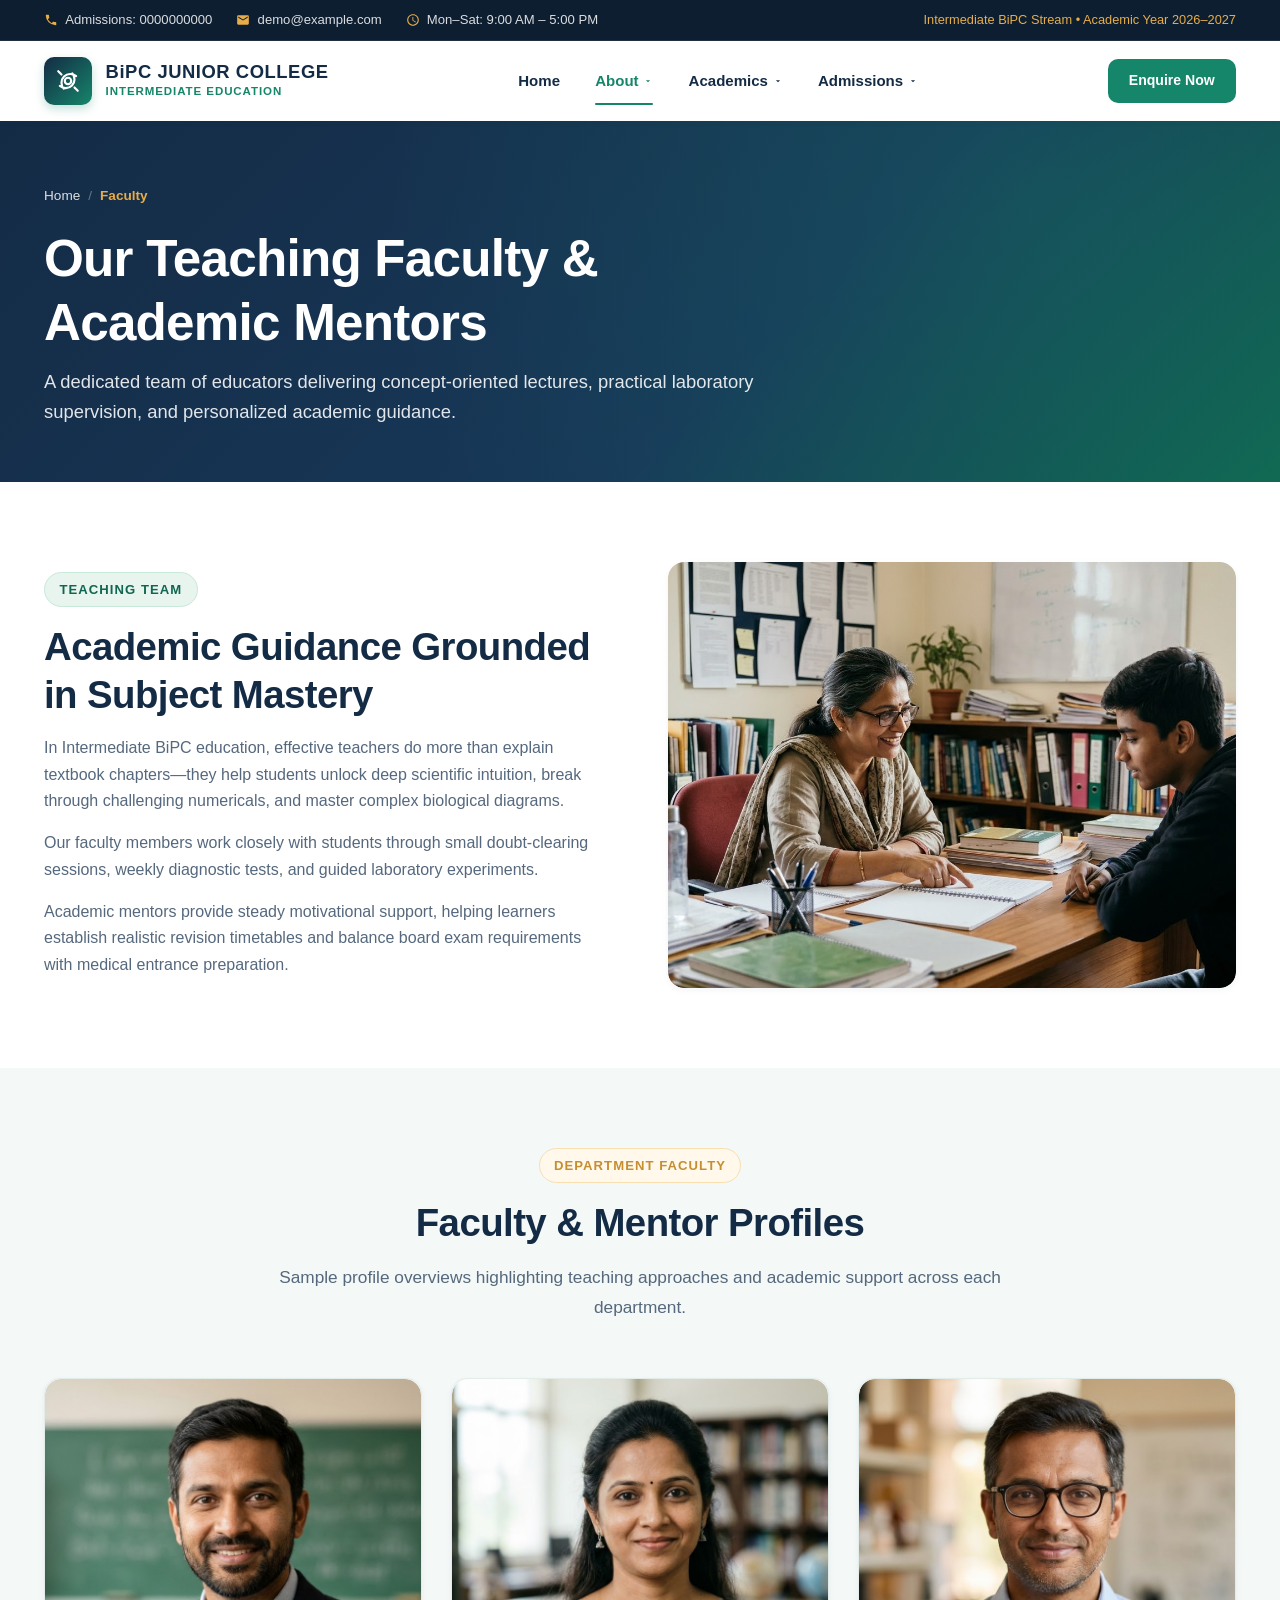
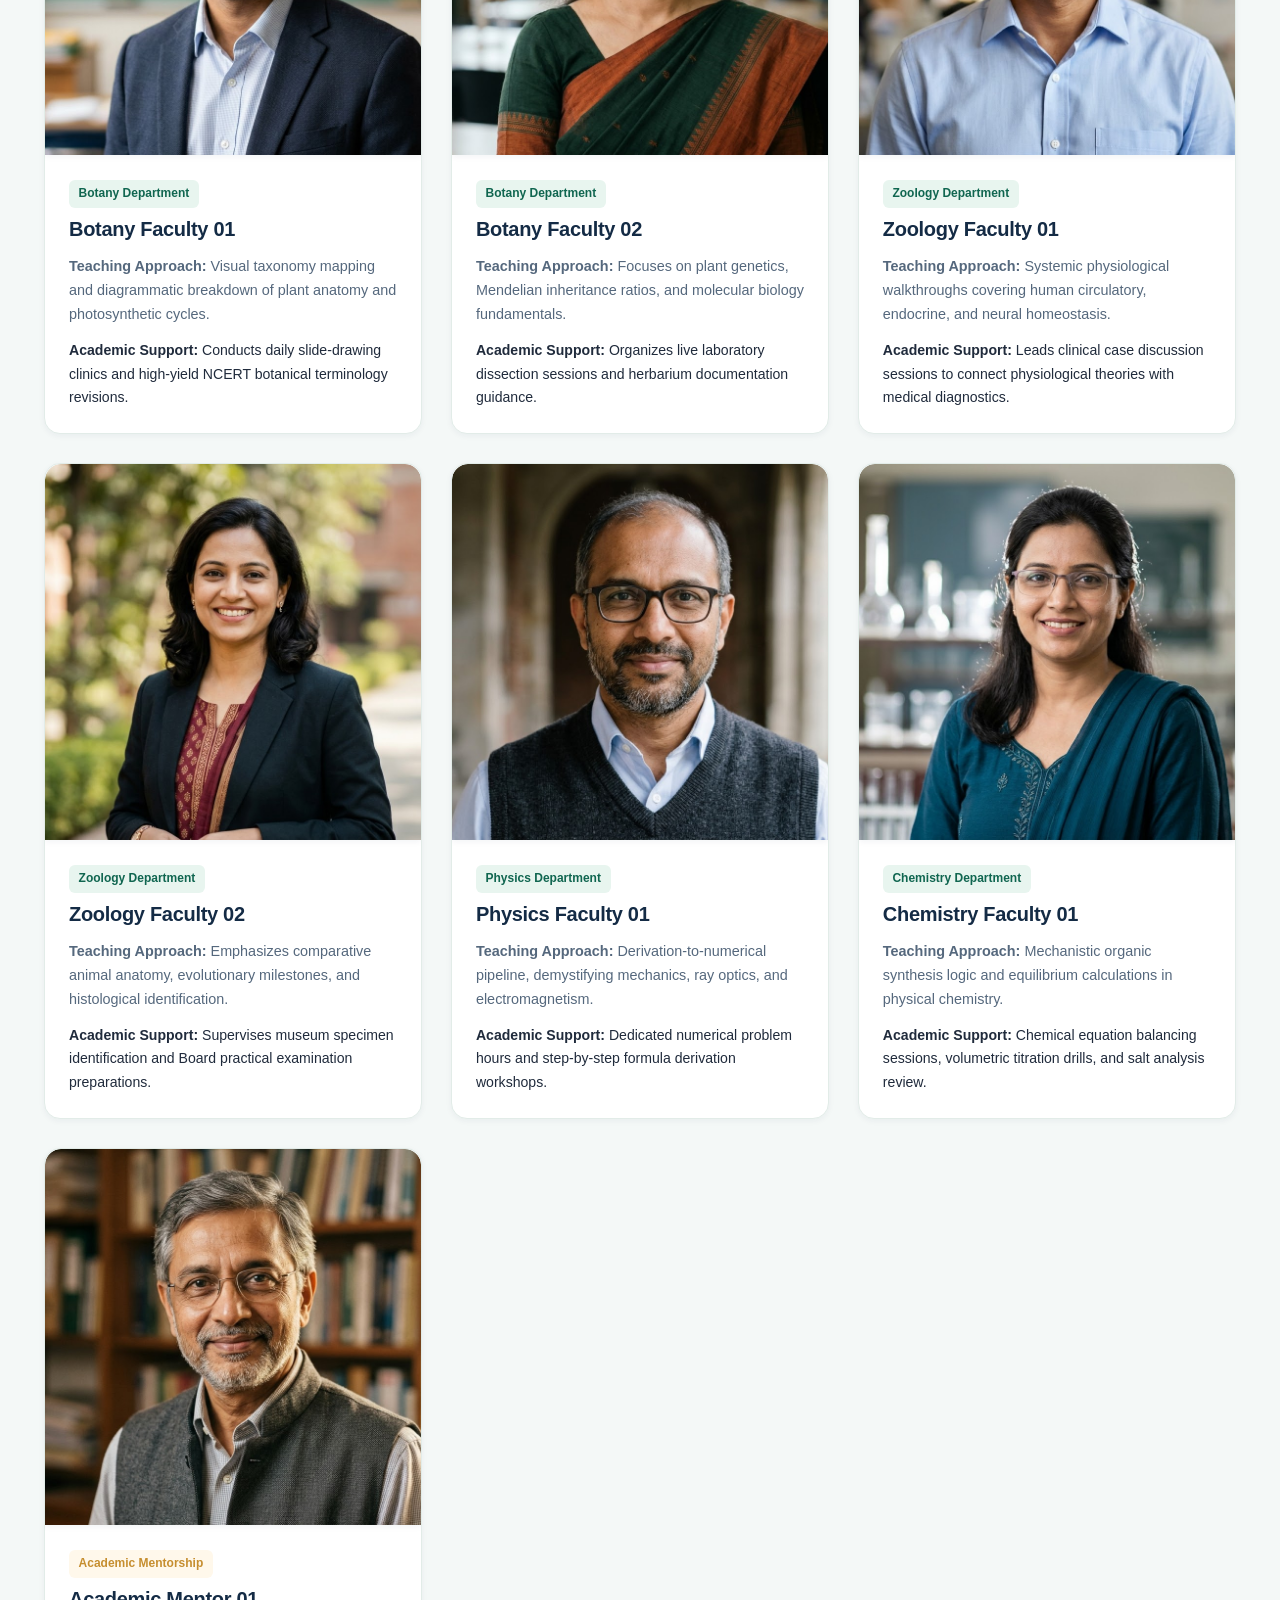
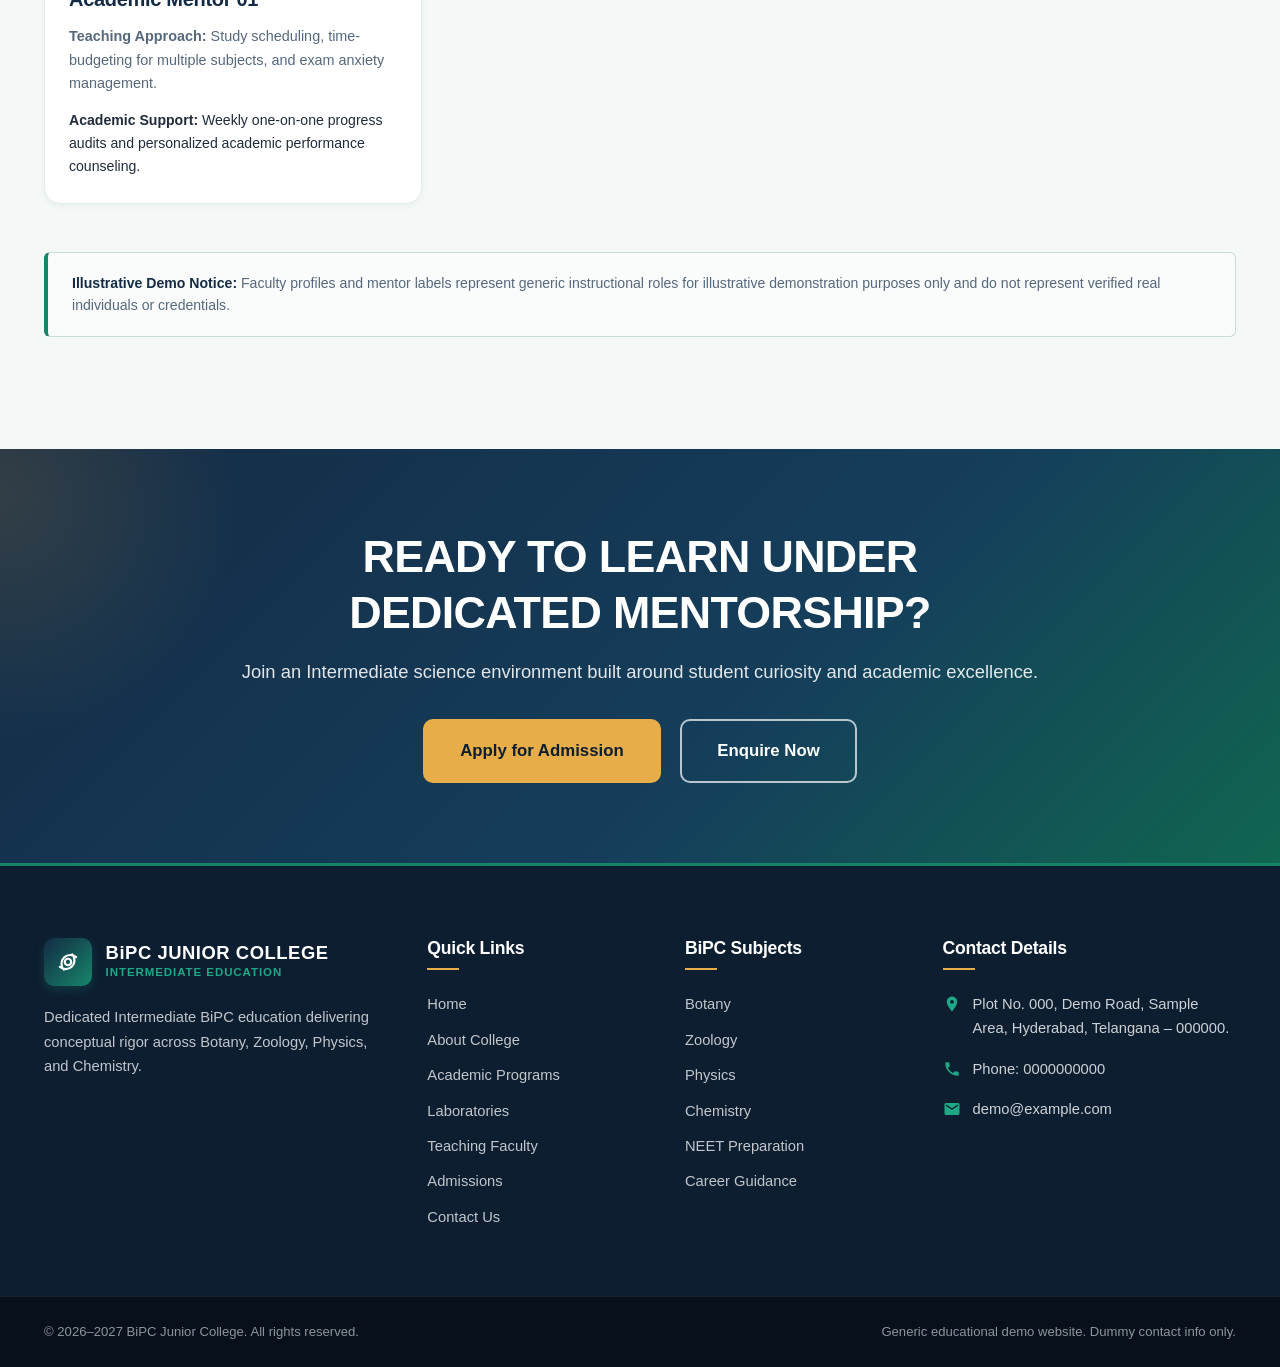
<file: faculty.html>
﻿<!DOCTYPE html>
<html lang="en">
<head>
  <meta charset="UTF-8">
  <meta name="viewport" content="width=device-width, initial-scale=1.0">
  <title>Faculty Team | BiPC Junior College — Intermediate Science Mentorship</title>
  <meta name="description" content="Meet our dedicated Intermediate BiPC teaching team across Botany, Zoology, Physics, and Chemistry, committed to concept-based pedagogy and student mentorship.">
  <link rel="stylesheet" href="assets/css/style.css">
  <link rel="icon" type="image/svg+xml" href="data:image/svg+xml,<svg xmlns='http://www.w3.org/2000/svg' viewBox='0 0 24 24' fill='%2316866A'><path d='M12 2L1 7l11 5 9-4.09V17h2V7L12 2z'/><path d='M3.5 10.5v5c0 3.5 4 6.5 8.5 6.5s8.5-3 8.5-6.5v-5L12 14.5l-8.5-4z'/></svg>">
</head>
<body>

  <!-- Top Bar -->
  <aside class="top-bar" aria-label="Quick Contact Information">
    <div class="container top-bar-inner">
      <div class="top-bar-info">
        <span class="top-bar-item">
          <svg viewBox="0 0 24 24"><path d="M6.62 10.79a15.05 15.05 0 006.59 6.59l2.2-2.2a1 1 0 011.02-.24 11.4 11.4 0 003.58.57 1 1 0 011 1V20a1 1 0 01-1 1A17 17 0 013 4a1 1 0 011-1h3.5a1 1 0 011 1 11.4 11.4 0 00.57 3.58 1 1 0 01-.24 1.02l-2.21 2.19z"/></svg>
          Admissions: 0000000000
        </span>
        <span class="top-bar-item">
          <svg viewBox="0 0 24 24"><path d="M20 4H4c-1.1 0-1.99.9-1.99 2L2 18c0 1.1.9 2 2 2h16c1.1 0 2-.9 2-2V6c0-1.1-.9-2-2-2zm0 4l-8 5-8-5V6l8 5 8-5v2z"/></svg>
          demo@example.com
        </span>
        <span class="top-bar-item">
          <svg viewBox="0 0 24 24"><path d="M11.99 2C6.47 2 2 6.48 2 12s4.47 10 9.99 10C17.52 22 22 17.52 22 12S17.52 2 11.99 2zM12 20c-4.42 0-8-3.58-8-8s3.58-8 8-8 8 3.58 8 8-3.58 8-8 8zm.5-13H11v6l5.25 3.15.75-1.23-4.5-2.67z"/></svg>
          Mon–Sat: 9:00 AM – 5:00 PM
        </span>
      </div>
      <div class="top-bar-notice">
        <span>Intermediate BiPC Stream • Academic Year 2026–2027</span>
      </div>
    </div>
  </aside>

  <!-- Header -->
  <header class="site-header">
    <div class="container">
      <nav class="navbar" aria-label="Main Navigation">
        <a href="index.html" class="brand-logo" aria-label="BiPC Junior College Homepage">
          <div class="logo-symbol" aria-hidden="true">
            <svg viewBox="0 0 24 24"><path d="M4.5 16.5c1.5 1.26 3.5 2 5.5 2 4.42 0 8-3.58 8-8 0-2-.74-4-2-5.5M19.5 7.5C18 6.24 16 5.5 14 5.5c-4.42 0-8 3.58-8 8 0 2 .74 4 2 5.5"/><circle cx="12" cy="12" r="3"/><line x1="3" y1="3" x2="6" y2="6"/><line x1="18" y1="18" x2="21" y2="21"/></svg>
          </div>
          <div class="brand-text">
            <span class="brand-title">BiPC JUNIOR COLLEGE</span>
            <span class="brand-subtitle">Intermediate Education</span>
          </div>
        </a>

                <ul class="nav-menu">
          <li class="nav-item">
            <a href="index.html" class="nav-link">Home</a>
          </li>

          <li class="nav-item has-dropdown">
            <a href="about.html" class="nav-link active" aria-haspopup="true">
              About
              <svg class="arrow" viewBox="0 0 24 24" fill="currentColor"><path d="M7 10l5 5 5-5z"/></svg>
            </a>
            <div class="dropdown-menu">
              <a href="about.html" class="dropdown-item">
                <svg viewBox="0 0 24 24"><path d="M12 2L2 7l10 5 10-5-10-5zM2 17l10 5 10-5M2 12l10 5 10-5"/></svg>
                About College
              </a>
              <a href="faculty.html" class="dropdown-item active">
                <svg viewBox="0 0 24 24"><path d="M17 21v-2a4 4 0 00-4-4H5a4 4 0 00-4 4v2"/><circle cx="9" cy="7" r="4"/><path d="M23 21v-2a4 4 0 00-3-3.87M16 3.13a4 4 0 010 7.75"/></svg>
                Faculty &amp; Mentors
              </a>
              <a href="campus-life.html" class="dropdown-item">
                <svg viewBox="0 0 24 24"><path d="M12 2l3.09 6.26L22 9.27l-5 4.87 1.18 6.88L12 17.77l-6.18 3.25L7 14.14 2 9.27l6.91-1.01L12 2z"/></svg>
                Campus Life
              </a>
            </div>
          </li>

          <li class="nav-item has-dropdown">
            <a href="academics.html" class="nav-link" aria-haspopup="true">
              Academics
              <svg class="arrow" viewBox="0 0 24 24" fill="currentColor"><path d="M7 10l5 5 5-5z"/></svg>
            </a>
            <div class="dropdown-menu dropdown-academics">
              <a href="academics.html" class="dropdown-item">
                <svg viewBox="0 0 24 24"><path d="M2 3h6a4 4 0 014 4v14a3 3 0 00-3-3H2z"/><path d="M22 3h-6a4 4 0 00-4 4v14a3 3 0 013-3h7z"/></svg>
                Academic Programs
              </a>
              <a href="subjects.html" class="dropdown-item">
                <svg viewBox="0 0 24 24"><rect x="3" y="3" width="7" height="7"/><rect x="14" y="3" width="7" height="7"/><rect x="14" y="14" width="7" height="7"/><rect x="3" y="14" width="7" height="7"/></svg>
                BiPC Subjects Overview
              </a>
              <div class="dropdown-divider"></div>
              <div class="dropdown-header">BiPC Core Subjects</div>
              <a href="botany.html" class="dropdown-item">
                <svg viewBox="0 0 24 24"><path d="M12 22V12M12 12C9 12 5 10 5 4c6 0 7 6 7 8zm0 0c3 0 7-2 7-8-6 0-7 6-7 8z"/></svg>
                Botany
              </a>
              <a href="zoology.html" class="dropdown-item">
                <svg viewBox="0 0 24 24"><path d="M12 2a5 5 0 015 5c0 4-5 9-5 9s-5-5-5-9a5 5 0 015-5z"/><circle cx="12" cy="7" r="1.5"/></svg>
                Zoology
              </a>
              <a href="physics.html" class="dropdown-item">
                <svg viewBox="0 0 24 24"><circle cx="12" cy="12" r="4"/><path d="M3 12h3M18 12h3M12 3v3M12 18v3"/></svg>
                Physics
              </a>
              <a href="chemistry.html" class="dropdown-item">
                <svg viewBox="0 0 24 24"><path d="M9 3h6v3l4 8v5a2 2 0 01-2 2H7a2 2 0 01-2-2v-5l4-8V3z"/></svg>
                Chemistry
              </a>
              <div class="dropdown-divider"></div>
              <a href="laboratories.html" class="dropdown-item">
                <svg viewBox="0 0 24 24"><path d="M10 2v7.31L4.2 19.46A2 2 0 005.9 22h12.2a2 2 0 001.7-2.54L14 9.31V2"/></svg>
                Laboratories
              </a>
              <a href="neet-preparation.html" class="dropdown-item">
                <svg viewBox="0 0 24 24"><circle cx="12" cy="12" r="10"/><circle cx="12" cy="12" r="6"/><circle cx="12" cy="12" r="2"/></svg>
                NEET Preparation
              </a>
            </div>
          </li>

          <li class="nav-item has-dropdown">
            <a href="admissions.html" class="nav-link" aria-haspopup="true">
              Admissions
              <svg class="arrow" viewBox="0 0 24 24" fill="currentColor"><path d="M7 10l5 5 5-5z"/></svg>
            </a>
            <div class="dropdown-menu">
              <a href="admissions.html" class="dropdown-item">
                <svg viewBox="0 0 24 24"><path d="M9 11l3 3L22 4"/><path d="M21 12v7a2 2 0 01-2 2H5a2 2 0 01-2-2V5a2 2 0 012-2h11"/></svg>
                Admissions Process
              </a>
              <a href="career-guidance.html" class="dropdown-item">
                <svg viewBox="0 0 24 24"><circle cx="12" cy="12" r="10"/><polygon points="16.24 7.76 14.12 14.12 7.76 16.24 9.88 9.88 16.24 7.76"/></svg>
                Career Opportunities
              </a>
              <a href="contact.html" class="dropdown-item">
                <svg viewBox="0 0 24 24"><path d="M22 16.92v3a2 2 0 01-2.18 2 19.79 19.79 0 01-8.63-3.07 19.5 19.5 0 01-6-6 19.79 19.79 0 01-3.07-8.67A2 2 0 014.11 2h3a2 2 0 012 1.72 12.84 12.84 0 00.7 2.81 2 2 0 01-.45 2.11L8.09 9.91a16 16 0 006 6l1.27-1.27a2 2 0 012.11-.45 12.84 12.84 0 002.81.7A2 2 0 0122 16.92z"/></svg>
                Contact Us
              </a>
            </div>
          </li>
        </ul>

        <div class="header-cta">
          <a href="contact.html" class="btn btn-primary btn-sm">Enquire Now</a>
        </div>

        <button class="mobile-toggle" aria-label="Toggle navigation menu" aria-expanded="false">
          <svg viewBox="0 0 24 24"><path d="M3 18h18v-2H3v2zm0-5h18v-2H3v2zm0-7v2h18V6H3z"/></svg>
        </button>
      </nav>
    </div>
  </header>

  <!-- Page Banner -->
  <section class="page-banner">
    <div class="container">
      <div class="page-banner-content">
        <nav class="breadcrumb-nav" aria-label="Breadcrumb">
          <div class="breadcrumb">
            <a href="index.html">Home</a>
            <span class="breadcrumb-sep">/</span>
            <span class="breadcrumb-current">Faculty</span>
          </div>
        </nav>
        <h1>Our Teaching Faculty &amp; Academic Mentors</h1>
        <p>A dedicated team of educators delivering concept-oriented lectures, practical laboratory supervision, and personalized academic guidance.</p>
      </div>
    </div>
  </section>

  <main>
    <!-- Section 1: Mentorship Philosophy -->
    <section class="section bg-white">
      <div class="container">
        <div class="grid grid-2" style="align-items: center; gap: 3.5rem;">
          <div>
            <span class="section-tag">Teaching Team</span>
            <h2 class="section-title">Academic Guidance Grounded in Subject Mastery</h2>
            <p>
              In Intermediate BiPC education, effective teachers do more than explain textbook chapters—they help students unlock deep scientific intuition, break through challenging numericals, and master complex biological diagrams.
            </p>
            <p>
              Our faculty members work closely with students through small doubt-clearing sessions, weekly diagnostic tests, and guided laboratory experiments.
            </p>
            <p>
              Academic mentors provide steady motivational support, helping learners establish realistic revision timetables and balance board exam requirements with medical entrance preparation.
            </p>
          </div>

          <div>
            <div class="img-frame ratio-4-3" style="min-height: 320px;">
              <img src="images/student-mentoring.jpeg" alt="Student Mentoring and Academic Counseling" class="site-img" loading="lazy">
            </div>
          </div>
        </div>
      </div>
    </section>

    <!-- Section 2: Generic Faculty Profiles -->
    <section class="section bg-light">
      <div class="container">
        <div class="section-header">
          <span class="section-tag tag-gold">Department Faculty</span>
          <h2 class="section-title">Faculty &amp; Mentor Profiles</h2>
          <p class="section-desc">Sample profile overviews highlighting teaching approaches and academic support across each department.</p>
        </div>

        <div class="grid grid-3">
          <!-- Profile 1 -->
          <div class="faculty-card">
            <div class="img-frame ratio-faculty">
              <img src="images/faculty-01.jpeg" alt="Botany Faculty 01" class="site-img" loading="lazy">
            </div>
            <div class="faculty-info">
              <span class="faculty-badge">Botany Department</span>
              <h3 class="card-title">Botany Faculty 01</h3>
              <p style="font-size: 0.9rem; color: var(--muted-text); margin-bottom: 0.8rem;">
                <strong>Teaching Approach:</strong> Visual taxonomy mapping and diagrammatic breakdown of plant anatomy and photosynthetic cycles.
              </p>
              <p style="font-size: 0.88rem; color: var(--dark-text); margin-bottom: 0;">
                <strong>Academic Support:</strong> Conducts daily slide-drawing clinics and high-yield NCERT botanical terminology revisions.
              </p>
            </div>
          </div>

          <!-- Profile 2 -->
          <div class="faculty-card">
            <div class="img-frame ratio-faculty">
              <img src="images/faculty-02.jpeg" alt="Botany Faculty 02" class="site-img" loading="lazy">
            </div>
            <div class="faculty-info">
              <span class="faculty-badge">Botany Department</span>
              <h3 class="card-title">Botany Faculty 02</h3>
              <p style="font-size: 0.9rem; color: var(--muted-text); margin-bottom: 0.8rem;">
                <strong>Teaching Approach:</strong> Focuses on plant genetics, Mendelian inheritance ratios, and molecular biology fundamentals.
              </p>
              <p style="font-size: 0.88rem; color: var(--dark-text); margin-bottom: 0;">
                <strong>Academic Support:</strong> Organizes live laboratory dissection sessions and herbarium documentation guidance.
              </p>
            </div>
          </div>

          <!-- Profile 3 -->
          <div class="faculty-card">
            <div class="img-frame ratio-faculty">
              <img src="images/faculty-03.jpeg" alt="Zoology Faculty 01" class="site-img" loading="lazy">
            </div>
            <div class="faculty-info">
              <span class="faculty-badge">Zoology Department</span>
              <h3 class="card-title">Zoology Faculty 01</h3>
              <p style="font-size: 0.9rem; color: var(--muted-text); margin-bottom: 0.8rem;">
                <strong>Teaching Approach:</strong> Systemic physiological walkthroughs covering human circulatory, endocrine, and neural homeostasis.
              </p>
              <p style="font-size: 0.88rem; color: var(--dark-text); margin-bottom: 0;">
                <strong>Academic Support:</strong> Leads clinical case discussion sessions to connect physiological theories with medical diagnostics.
              </p>
            </div>
          </div>

          <!-- Profile 4 -->
          <div class="faculty-card">
            <div class="img-frame ratio-faculty">
              <img src="images/faculty-04.jpeg" alt="Zoology Faculty 02" class="site-img" loading="lazy">
            </div>
            <div class="faculty-info">
              <span class="faculty-badge">Zoology Department</span>
              <h3 class="card-title">Zoology Faculty 02</h3>
              <p style="font-size: 0.9rem; color: var(--muted-text); margin-bottom: 0.8rem;">
                <strong>Teaching Approach:</strong> Emphasizes comparative animal anatomy, evolutionary milestones, and histological identification.
              </p>
              <p style="font-size: 0.88rem; color: var(--dark-text); margin-bottom: 0;">
                <strong>Academic Support:</strong> Supervises museum specimen identification and Board practical examination preparations.
              </p>
            </div>
          </div>

          <!-- Profile 5 -->
          <div class="faculty-card">
            <div class="img-frame ratio-faculty">
              <img src="images/faculty-05.jpeg" alt="Physics Faculty 01" class="site-img" loading="lazy">
            </div>
            <div class="faculty-info">
              <span class="faculty-badge">Physics Department</span>
              <h3 class="card-title">Physics Faculty 01</h3>
              <p style="font-size: 0.9rem; color: var(--muted-text); margin-bottom: 0.8rem;">
                <strong>Teaching Approach:</strong> Derivation-to-numerical pipeline, demystifying mechanics, ray optics, and electromagnetism.
              </p>
              <p style="font-size: 0.88rem; color: var(--dark-text); margin-bottom: 0;">
                <strong>Academic Support:</strong> Dedicated numerical problem hours and step-by-step formula derivation workshops.
              </p>
            </div>
          </div>

          <!-- Profile 6 -->
          <div class="faculty-card">
            <div class="img-frame ratio-faculty">
              <img src="images/faculty-06.jpeg" alt="Chemistry Faculty 01" class="site-img" loading="lazy">
            </div>
            <div class="faculty-info">
              <span class="faculty-badge">Chemistry Department</span>
              <h3 class="card-title">Chemistry Faculty 01</h3>
              <p style="font-size: 0.9rem; color: var(--muted-text); margin-bottom: 0.8rem;">
                <strong>Teaching Approach:</strong> Mechanistic organic synthesis logic and equilibrium calculations in physical chemistry.
              </p>
              <p style="font-size: 0.88rem; color: var(--dark-text); margin-bottom: 0;">
                <strong>Academic Support:</strong> Chemical equation balancing sessions, volumetric titration drills, and salt analysis review.
              </p>
            </div>
          </div>

          <!-- Profile 7 -->
          <div class="faculty-card">
            <div class="img-frame ratio-faculty">
              <img src="images/faculty-07.jpeg" alt="Academic Mentor 01" class="site-img" loading="lazy">
            </div>
            <div class="faculty-info">
              <span class="faculty-badge" style="background-color: var(--accent-gold-light); color: var(--accent-gold-dark);">Academic Mentorship</span>
              <h3 class="card-title">Academic Mentor 01</h3>
              <p style="font-size: 0.9rem; color: var(--muted-text); margin-bottom: 0.8rem;">
                <strong>Teaching Approach:</strong> Study scheduling, time-budgeting for multiple subjects, and exam anxiety management.
              </p>
              <p style="font-size: 0.88rem; color: var(--dark-text); margin-bottom: 0;">
                <strong>Academic Support:</strong> Weekly one-on-one progress audits and personalized academic performance counseling.
              </p>
            </div>
          </div>
        </div>

        <div class="disclaimer-box" style="margin-top: 3rem;">
          <strong>Illustrative Demo Notice:</strong> Faculty profiles and mentor labels represent generic instructional roles for illustrative demonstration purposes only and do not represent verified real individuals or credentials.
        </div>
      </div>
    </section>

    <!-- CTA -->
    <section class="cta-banner">
      <div class="container">
        <div class="cta-banner-content">
          <h2>READY TO LEARN UNDER DEDICATED MENTORSHIP?</h2>
          <p>Join an Intermediate science environment built around student curiosity and academic excellence.</p>
          <div class="cta-actions">
            <a href="admissions.html" class="btn btn-gold btn-lg">Apply for Admission</a>
            <a href="contact.html" class="btn btn-outline-white btn-lg">Enquire Now</a>
          </div>
        </div>
      </div>
    </section>
  </main>

  <!-- Footer -->
  <footer class="site-footer" aria-label="Site Footer">
    <div class="footer-top">
      <div class="container">
        <div class="footer-grid">
          <div class="footer-col footer-about">
            <div class="brand-logo" style="margin-bottom: 1.2rem;">
              <div class="logo-symbol" aria-hidden="true"><svg viewBox="0 0 24 24"><path d="M4.5 16.5c1.5 1.26 3.5 2 5.5 2 4.42 0 8-3.58 8-8 0-2-.74-4-2-5.5M19.5 7.5C18 6.24 16 5.5 14 5.5c-4.42 0-8 3.58-8 8 0 2 .74 4 2 5.5"/><circle cx="12" cy="12" r="3"/></svg></div>
              <div class="brand-text">
                <span class="brand-title" style="color: var(--white);">BiPC JUNIOR COLLEGE</span>
                <span class="brand-subtitle" style="color: var(--medical-green-light);">Intermediate Education</span>
              </div>
            </div>
            <p>Dedicated Intermediate BiPC education delivering conceptual rigor across Botany, Zoology, Physics, and Chemistry.</p>
          </div>

          <div class="footer-col">
            <h4>Quick Links</h4>
            <ul class="footer-links">
              <li><a href="index.html">Home</a></li>
              <li><a href="about.html">About College</a></li>
              <li><a href="academics.html">Academic Programs</a></li>
              <li><a href="laboratories.html">Laboratories</a></li>
              <li><a href="faculty.html">Teaching Faculty</a></li>
              <li><a href="admissions.html">Admissions</a></li>
              <li><a href="contact.html">Contact Us</a></li>
            </ul>
          </div>

          <div class="footer-col">
            <h4>BiPC Subjects</h4>
            <ul class="footer-links">
              <li><a href="botany.html">Botany</a></li>
              <li><a href="zoology.html">Zoology</a></li>
              <li><a href="physics.html">Physics</a></li>
              <li><a href="chemistry.html">Chemistry</a></li>
              <li><a href="neet-preparation.html">NEET Preparation</a></li>
              <li><a href="career-guidance.html">Career Guidance</a></li>
            </ul>
          </div>

          <div class="footer-col footer-contact">
            <h4>Contact Details</h4>
            <ul>
              <li>
                <svg viewBox="0 0 24 24"><path d="M12 2C8.13 2 5 5.13 5 9c0 5.25 7 13 7 13s7-7.75 7-13c0-3.87-3.13-7-7-7zm0 9.5c-1.38 0-2.5-1.12-2.5-2.5s1.12-2.5 2.5-2.5 2.5 1.12 2.5 2.5-1.12 2.5-2.5 2.5z"/></svg>
                <span>Plot No. 000, Demo Road, Sample Area, Hyderabad, Telangana – 000000.</span>
              </li>
              <li>
                <svg viewBox="0 0 24 24"><path d="M6.62 10.79a15.05 15.05 0 006.59 6.59l2.2-2.2a1 1 0 011.02-.24 11.4 11.4 0 003.58.57 1 1 0 011 1V20a1 1 0 01-1 1A17 17 0 013 4a1 1 0 011-1h3.5a1 1 0 011 1 11.4 11.4 0 00.57 3.58 1 1 0 01-.24 1.02l-2.21 2.19z"/></svg>
                <span>Phone: 0000000000</span>
              </li>
              <li>
                <svg viewBox="0 0 24 24"><path d="M20 4H4c-1.1 0-1.99.9-1.99 2L2 18c0 1.1.9 2 2 2h16c1.1 0 2-.9 2-2V6c0-1.1-.9-2-2-2zm0 4l-8 5-8-5V6l8 5 8-5v2z"/></svg>
                <span>demo@example.com</span>
              </li>
            </ul>
          </div>
        </div>
      </div>
    </div>

    <div class="footer-bottom">
      <div class="container footer-bottom-inner">
        <div>© 2026–2027 BiPC Junior College. All rights reserved.</div>
        <div>Generic educational demo website. Dummy contact info only.</div>
      </div>
    </div>
  </footer>

  <button class="scroll-top-btn" aria-label="Scroll to top of page">
    <svg viewBox="0 0 24 24"><path d="M18 15l-6-6-6 6"/></svg>
  </button>

  <script src="assets/js/script.js"></script>
</body>
</html>
</file>
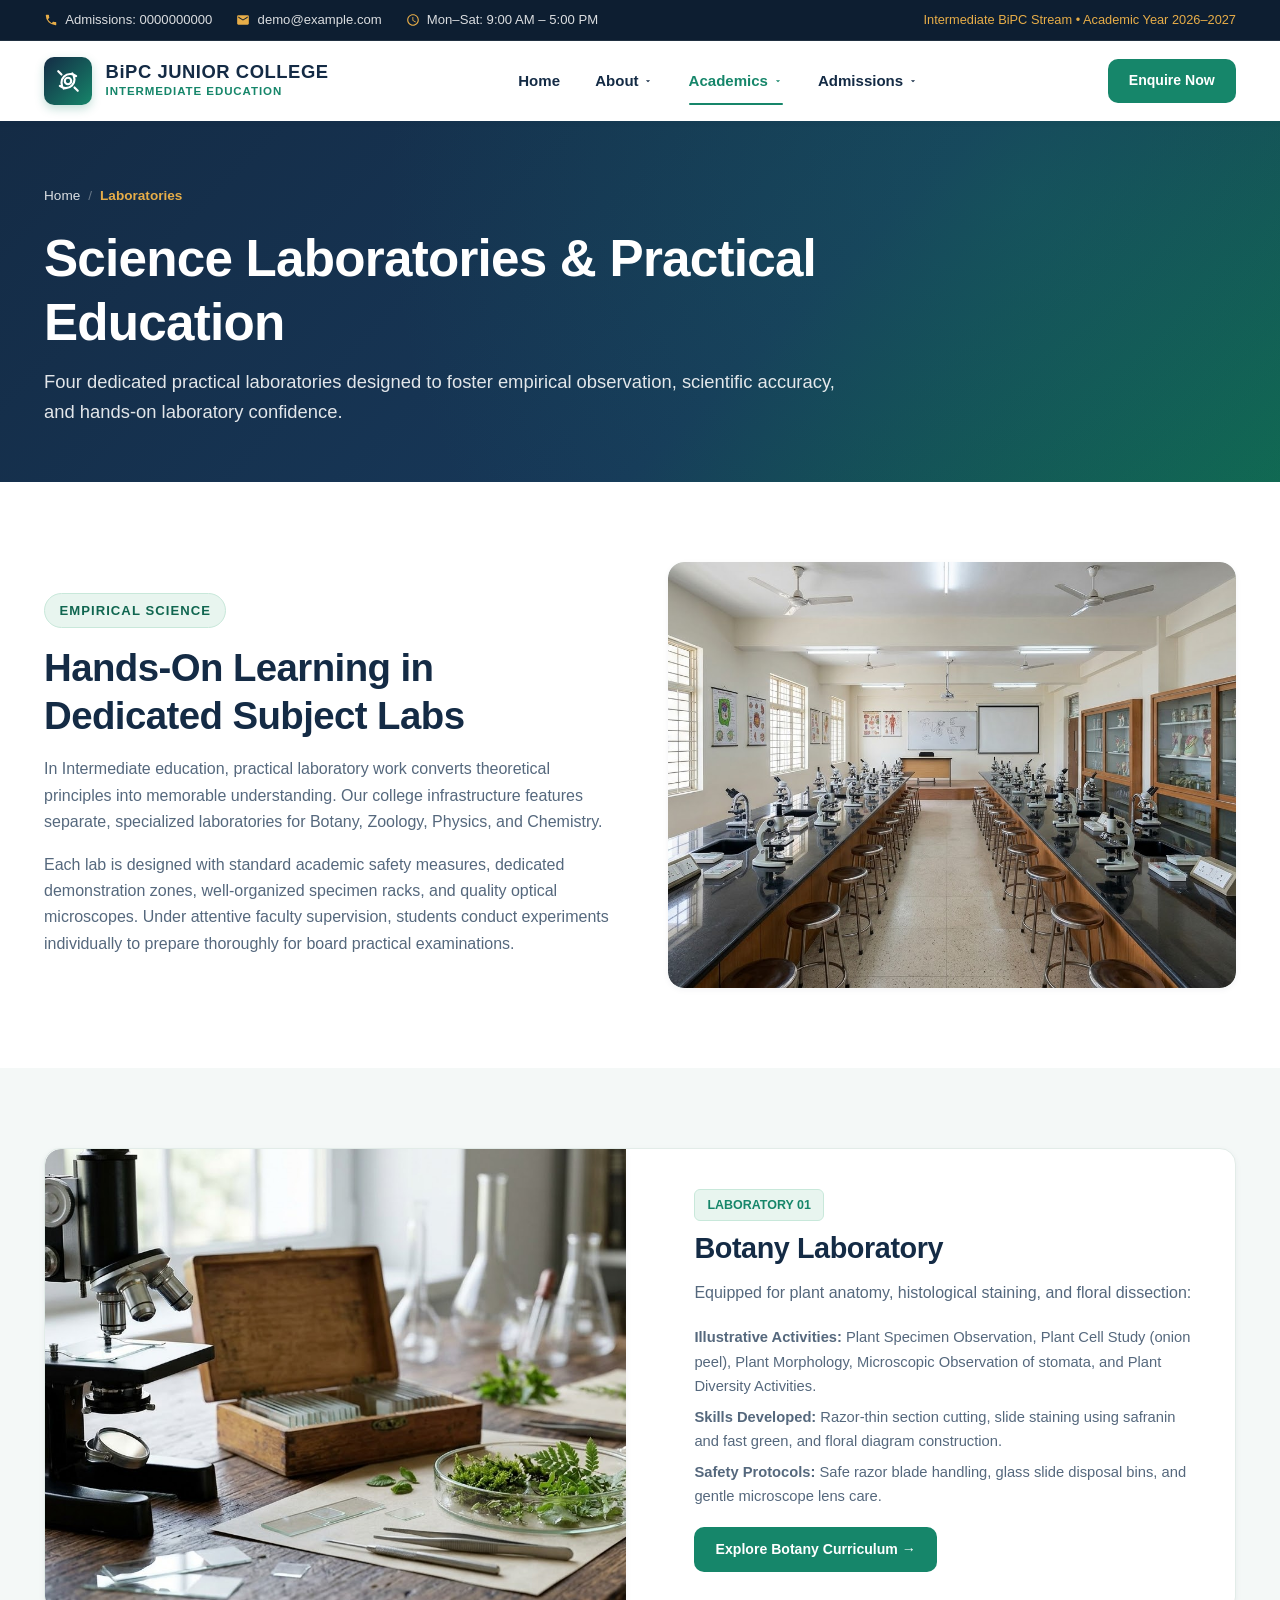
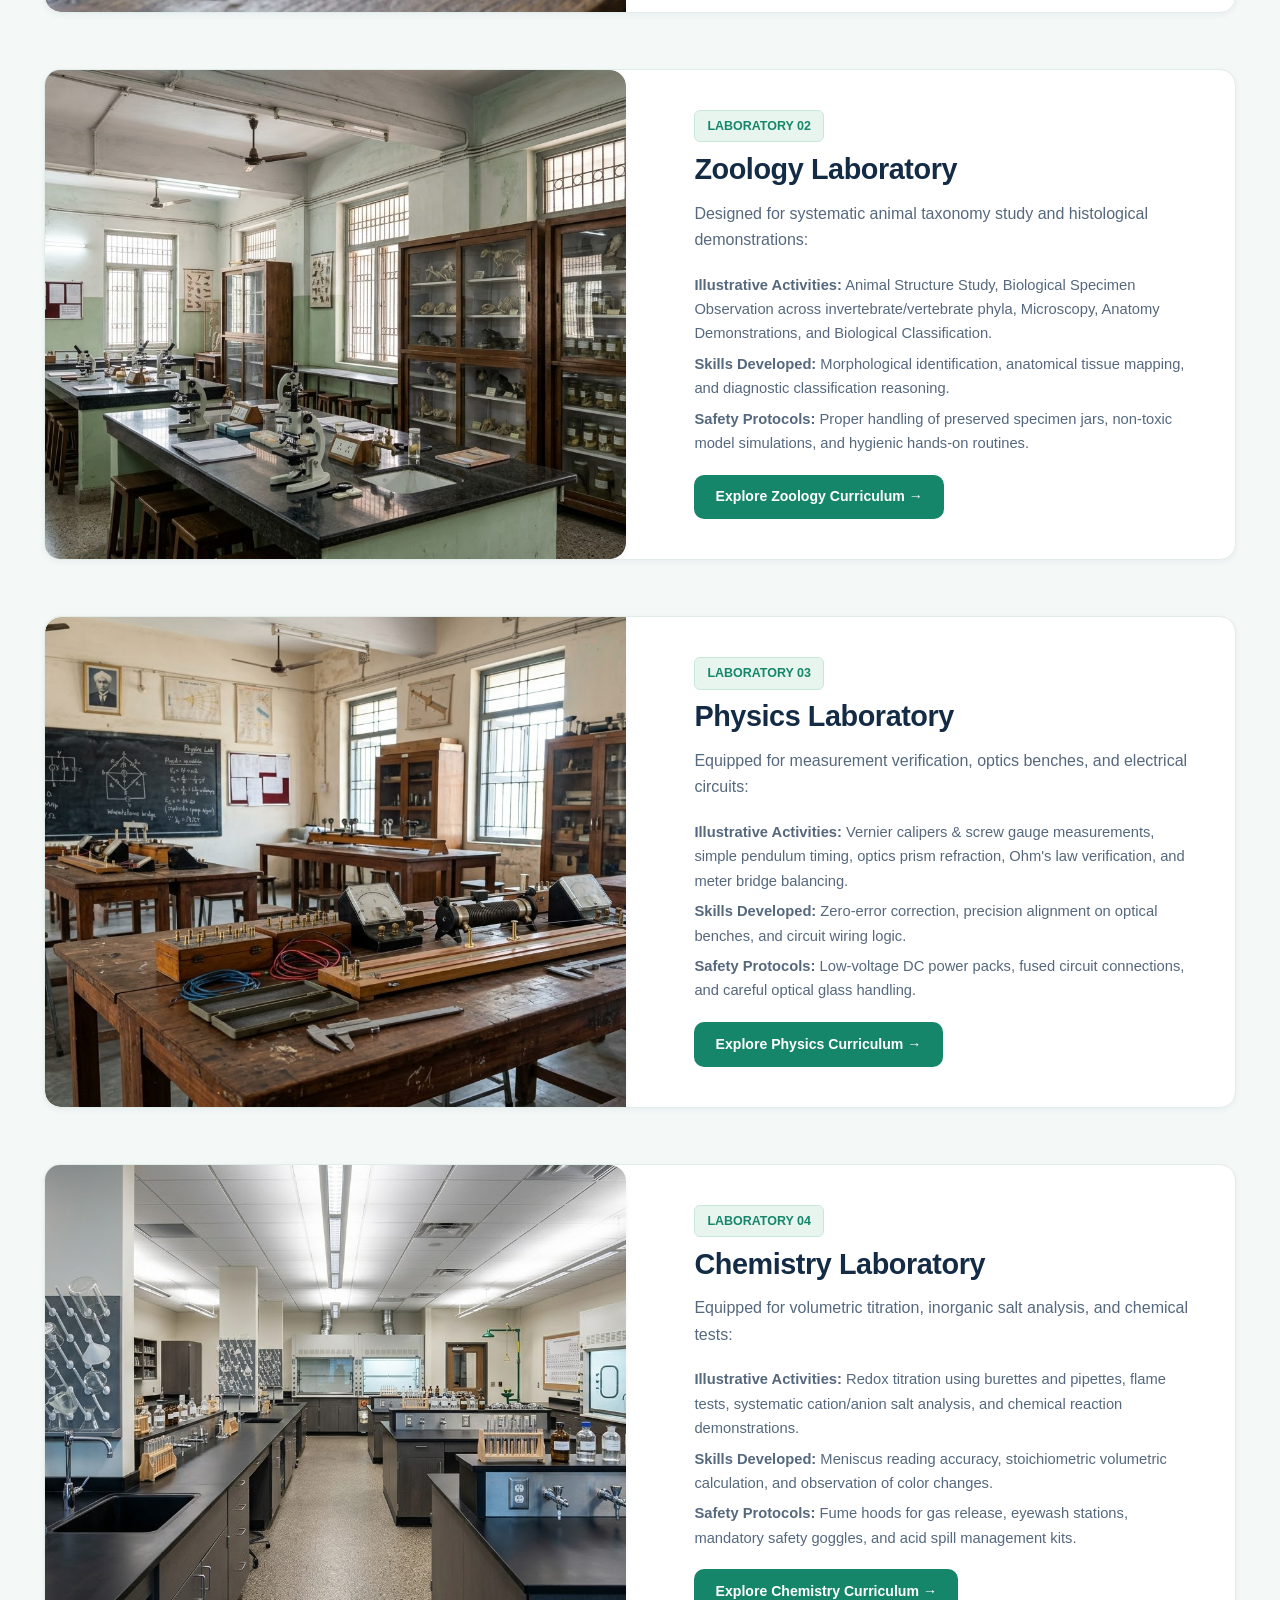
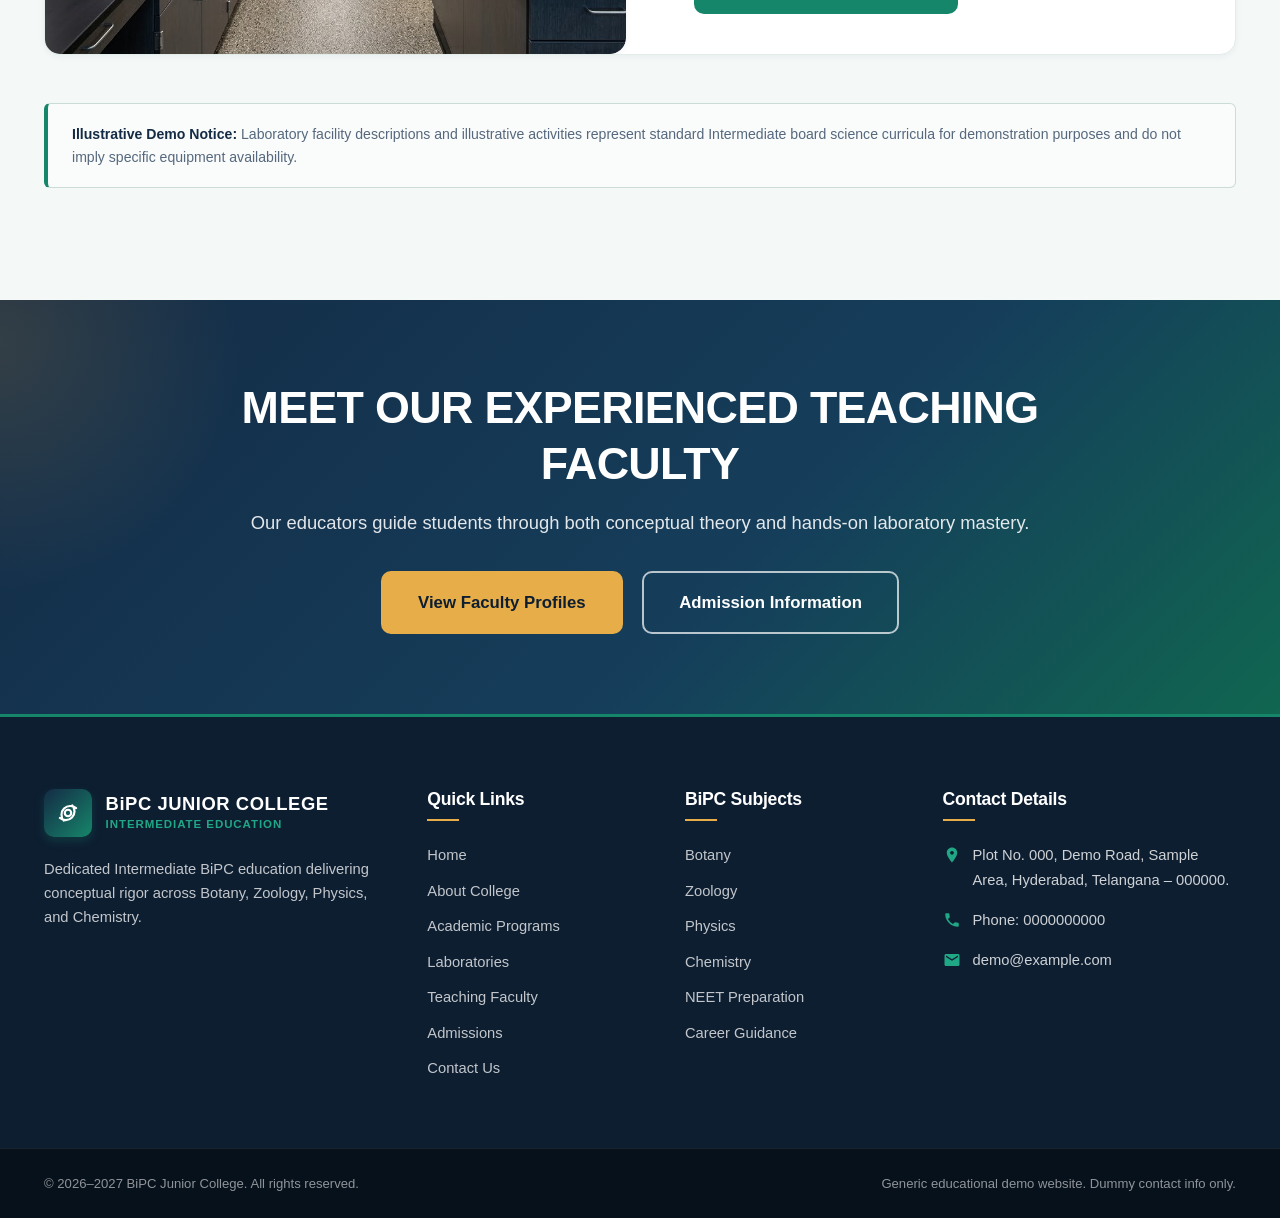
<file: laboratories.html>
﻿<!DOCTYPE html>
<html lang="en">
<head>
  <meta charset="UTF-8">
  <meta name="viewport" content="width=device-width, initial-scale=1.0">
  <title>Laboratories | BiPC Junior College — Science Practical Facilities</title>
  <meta name="description" content="Explore our dedicated intermediate science laboratories: Botany, Zoology, Physics, and Chemistry labs with modern microscopes, optics benches, and titration setups.">
  <link rel="stylesheet" href="assets/css/style.css">
  <link rel="icon" type="image/svg+xml" href="data:image/svg+xml,<svg xmlns='http://www.w3.org/2000/svg' viewBox='0 0 24 24' fill='%2316866A'><path d='M12 2L1 7l11 5 9-4.09V17h2V7L12 2z'/><path d='M3.5 10.5v5c0 3.5 4 6.5 8.5 6.5s8.5-3 8.5-6.5v-5L12 14.5l-8.5-4z'/></svg>">
</head>
<body>

  <!-- Top Bar -->
  <aside class="top-bar" aria-label="Quick Contact Information">
    <div class="container top-bar-inner">
      <div class="top-bar-info">
        <span class="top-bar-item">
          <svg viewBox="0 0 24 24"><path d="M6.62 10.79a15.05 15.05 0 006.59 6.59l2.2-2.2a1 1 0 011.02-.24 11.4 11.4 0 003.58.57 1 1 0 011 1V20a1 1 0 01-1 1A17 17 0 013 4a1 1 0 011-1h3.5a1 1 0 011 1 11.4 11.4 0 00.57 3.58 1 1 0 01-.24 1.02l-2.21 2.19z"/></svg>
          Admissions: 0000000000
        </span>
        <span class="top-bar-item">
          <svg viewBox="0 0 24 24"><path d="M20 4H4c-1.1 0-1.99.9-1.99 2L2 18c0 1.1.9 2 2 2h16c1.1 0 2-.9 2-2V6c0-1.1-.9-2-2-2zm0 4l-8 5-8-5V6l8 5 8-5v2z"/></svg>
          demo@example.com
        </span>
        <span class="top-bar-item">
          <svg viewBox="0 0 24 24"><path d="M11.99 2C6.47 2 2 6.48 2 12s4.47 10 9.99 10C17.52 22 22 17.52 22 12S17.52 2 11.99 2zM12 20c-4.42 0-8-3.58-8-8s3.58-8 8-8 8 3.58 8 8-3.58 8-8 8zm.5-13H11v6l5.25 3.15.75-1.23-4.5-2.67z"/></svg>
          Mon–Sat: 9:00 AM – 5:00 PM
        </span>
      </div>
      <div class="top-bar-notice">
        <span>Intermediate BiPC Stream • Academic Year 2026–2027</span>
      </div>
    </div>
  </aside>

  <!-- Header -->
  <header class="site-header">
    <div class="container">
      <nav class="navbar" aria-label="Main Navigation">
        <a href="index.html" class="brand-logo" aria-label="BiPC Junior College Homepage">
          <div class="logo-symbol" aria-hidden="true">
            <svg viewBox="0 0 24 24"><path d="M4.5 16.5c1.5 1.26 3.5 2 5.5 2 4.42 0 8-3.58 8-8 0-2-.74-4-2-5.5M19.5 7.5C18 6.24 16 5.5 14 5.5c-4.42 0-8 3.58-8 8 0 2 .74 4 2 5.5"/><circle cx="12" cy="12" r="3"/><line x1="3" y1="3" x2="6" y2="6"/><line x1="18" y1="18" x2="21" y2="21"/></svg>
          </div>
          <div class="brand-text">
            <span class="brand-title">BiPC JUNIOR COLLEGE</span>
            <span class="brand-subtitle">Intermediate Education</span>
          </div>
        </a>

                <ul class="nav-menu">
          <li class="nav-item">
            <a href="index.html" class="nav-link">Home</a>
          </li>

          <li class="nav-item has-dropdown">
            <a href="about.html" class="nav-link" aria-haspopup="true">
              About
              <svg class="arrow" viewBox="0 0 24 24" fill="currentColor"><path d="M7 10l5 5 5-5z"/></svg>
            </a>
            <div class="dropdown-menu">
              <a href="about.html" class="dropdown-item">
                <svg viewBox="0 0 24 24"><path d="M12 2L2 7l10 5 10-5-10-5zM2 17l10 5 10-5M2 12l10 5 10-5"/></svg>
                About College
              </a>
              <a href="faculty.html" class="dropdown-item">
                <svg viewBox="0 0 24 24"><path d="M17 21v-2a4 4 0 00-4-4H5a4 4 0 00-4 4v2"/><circle cx="9" cy="7" r="4"/><path d="M23 21v-2a4 4 0 00-3-3.87M16 3.13a4 4 0 010 7.75"/></svg>
                Faculty &amp; Mentors
              </a>
              <a href="campus-life.html" class="dropdown-item">
                <svg viewBox="0 0 24 24"><path d="M12 2l3.09 6.26L22 9.27l-5 4.87 1.18 6.88L12 17.77l-6.18 3.25L7 14.14 2 9.27l6.91-1.01L12 2z"/></svg>
                Campus Life
              </a>
            </div>
          </li>

          <li class="nav-item has-dropdown">
            <a href="academics.html" class="nav-link active" aria-haspopup="true">
              Academics
              <svg class="arrow" viewBox="0 0 24 24" fill="currentColor"><path d="M7 10l5 5 5-5z"/></svg>
            </a>
            <div class="dropdown-menu dropdown-academics">
              <a href="academics.html" class="dropdown-item">
                <svg viewBox="0 0 24 24"><path d="M2 3h6a4 4 0 014 4v14a3 3 0 00-3-3H2z"/><path d="M22 3h-6a4 4 0 00-4 4v14a3 3 0 013-3h7z"/></svg>
                Academic Programs
              </a>
              <a href="subjects.html" class="dropdown-item">
                <svg viewBox="0 0 24 24"><rect x="3" y="3" width="7" height="7"/><rect x="14" y="3" width="7" height="7"/><rect x="14" y="14" width="7" height="7"/><rect x="3" y="14" width="7" height="7"/></svg>
                BiPC Subjects Overview
              </a>
              <div class="dropdown-divider"></div>
              <div class="dropdown-header">BiPC Core Subjects</div>
              <a href="botany.html" class="dropdown-item">
                <svg viewBox="0 0 24 24"><path d="M12 22V12M12 12C9 12 5 10 5 4c6 0 7 6 7 8zm0 0c3 0 7-2 7-8-6 0-7 6-7 8z"/></svg>
                Botany
              </a>
              <a href="zoology.html" class="dropdown-item">
                <svg viewBox="0 0 24 24"><path d="M12 2a5 5 0 015 5c0 4-5 9-5 9s-5-5-5-9a5 5 0 015-5z"/><circle cx="12" cy="7" r="1.5"/></svg>
                Zoology
              </a>
              <a href="physics.html" class="dropdown-item">
                <svg viewBox="0 0 24 24"><circle cx="12" cy="12" r="4"/><path d="M3 12h3M18 12h3M12 3v3M12 18v3"/></svg>
                Physics
              </a>
              <a href="chemistry.html" class="dropdown-item">
                <svg viewBox="0 0 24 24"><path d="M9 3h6v3l4 8v5a2 2 0 01-2 2H7a2 2 0 01-2-2v-5l4-8V3z"/></svg>
                Chemistry
              </a>
              <div class="dropdown-divider"></div>
              <a href="laboratories.html" class="dropdown-item active">
                <svg viewBox="0 0 24 24"><path d="M10 2v7.31L4.2 19.46A2 2 0 005.9 22h12.2a2 2 0 001.7-2.54L14 9.31V2"/></svg>
                Laboratories
              </a>
              <a href="neet-preparation.html" class="dropdown-item">
                <svg viewBox="0 0 24 24"><circle cx="12" cy="12" r="10"/><circle cx="12" cy="12" r="6"/><circle cx="12" cy="12" r="2"/></svg>
                NEET Preparation
              </a>
            </div>
          </li>

          <li class="nav-item has-dropdown">
            <a href="admissions.html" class="nav-link" aria-haspopup="true">
              Admissions
              <svg class="arrow" viewBox="0 0 24 24" fill="currentColor"><path d="M7 10l5 5 5-5z"/></svg>
            </a>
            <div class="dropdown-menu">
              <a href="admissions.html" class="dropdown-item">
                <svg viewBox="0 0 24 24"><path d="M9 11l3 3L22 4"/><path d="M21 12v7a2 2 0 01-2 2H5a2 2 0 01-2-2V5a2 2 0 012-2h11"/></svg>
                Admissions Process
              </a>
              <a href="career-guidance.html" class="dropdown-item">
                <svg viewBox="0 0 24 24"><circle cx="12" cy="12" r="10"/><polygon points="16.24 7.76 14.12 14.12 7.76 16.24 9.88 9.88 16.24 7.76"/></svg>
                Career Opportunities
              </a>
              <a href="contact.html" class="dropdown-item">
                <svg viewBox="0 0 24 24"><path d="M22 16.92v3a2 2 0 01-2.18 2 19.79 19.79 0 01-8.63-3.07 19.5 19.5 0 01-6-6 19.79 19.79 0 01-3.07-8.67A2 2 0 014.11 2h3a2 2 0 012 1.72 12.84 12.84 0 00.7 2.81 2 2 0 01-.45 2.11L8.09 9.91a16 16 0 006 6l1.27-1.27a2 2 0 012.11-.45 12.84 12.84 0 002.81.7A2 2 0 0122 16.92z"/></svg>
                Contact Us
              </a>
            </div>
          </li>
        </ul>

        <div class="header-cta">
          <a href="contact.html" class="btn btn-primary btn-sm">Enquire Now</a>
        </div>

        <button class="mobile-toggle" aria-label="Toggle navigation menu" aria-expanded="false">
          <svg viewBox="0 0 24 24"><path d="M3 18h18v-2H3v2zm0-5h18v-2H3v2zm0-7v2h18V6H3z"/></svg>
        </button>
      </nav>
    </div>
  </header>

  <!-- Page Banner -->
  <section class="page-banner">
    <div class="container">
      <div class="page-banner-content">
        <nav class="breadcrumb-nav" aria-label="Breadcrumb">
          <div class="breadcrumb">
            <a href="index.html">Home</a>
            <span class="breadcrumb-sep">/</span>
            <span class="breadcrumb-current">Laboratories</span>
          </div>
        </nav>
        <h1>Science Laboratories &amp; Practical Education</h1>
        <p>Four dedicated practical laboratories designed to foster empirical observation, scientific accuracy, and hands-on laboratory confidence.</p>
      </div>
    </div>
  </section>

  <main>
    <!-- Section 1: Overview -->
    <section class="section bg-white">
      <div class="container">
        <div class="grid grid-2" style="align-items: center; gap: 3.5rem;">
          <div>
            <span class="section-tag">Empirical Science</span>
            <h2 class="section-title">Hands-On Learning in Dedicated Subject Labs</h2>
            <p>
              In Intermediate education, practical laboratory work converts theoretical principles into memorable understanding. Our college infrastructure features separate, specialized laboratories for Botany, Zoology, Physics, and Chemistry.
            </p>
            <p>
              Each lab is designed with standard academic safety measures, dedicated demonstration zones, well-organized specimen racks, and quality optical microscopes. Under attentive faculty supervision, students conduct experiments individually to prepare thoroughly for board practical examinations.
            </p>
          </div>

          <div>
            <div class="img-frame ratio-4-3" style="min-height: 320px;">
              <img src="images/biology-laboratory.jpeg" alt="Integrated Biology and Science Laboratory" class="site-img" loading="lazy">
            </div>
          </div>
        </div>
      </div>
    </section>

    <!-- Section 2: Four Laboratories -->
    <section class="section bg-light">
      <div class="container">
        <div style="display: flex; flex-direction: column; gap: 3.5rem;">

          <!-- 1. Botany Lab -->
          <div class="card" style="padding: 0;">
            <div class="grid grid-2" style="align-items: center;">
              <div class="img-frame" style="min-height: 360px; height: 100%; border-radius: var(--radius-lg) 0 0 var(--radius-lg);">
                <img src="images/botany-laboratory.jpeg" alt="Botany Laboratory and Plant Specimens" class="site-img" loading="lazy">
              </div>
              <div style="padding: 2.5rem;">
                <span class="badge" style="margin-bottom: 0.6rem;">Laboratory 01</span>
                <h3 style="font-size: 1.8rem; margin-bottom: 0.8rem;">Botany Laboratory</h3>
                <p>Equipped for plant anatomy, histological staining, and floral dissection:</p>
                <div style="margin: 1.2rem 0; font-size: 0.92rem;">
                  <p style="margin-bottom: 0.4rem;"><strong>Illustrative Activities:</strong> Plant Specimen Observation, Plant Cell Study (onion peel), Plant Morphology, Microscopic Observation of stomata, and Plant Diversity Activities.</p>
                  <p style="margin-bottom: 0.4rem;"><strong>Skills Developed:</strong> Razor-thin section cutting, slide staining using safranin and fast green, and floral diagram construction.</p>
                  <p style="margin-bottom: 0;"><strong>Safety Protocols:</strong> Safe razor blade handling, glass slide disposal bins, and gentle microscope lens care.</p>
                </div>
                <a href="botany.html" class="btn btn-primary btn-sm">Explore Botany Curriculum →</a>
              </div>
            </div>
          </div>

          <!-- 2. Zoology Lab -->
          <div class="card" style="padding: 0;">
            <div class="grid grid-2" style="align-items: center;">
              <div style="padding: 2.5rem; order: 2;">
                <span class="badge" style="margin-bottom: 0.6rem;">Laboratory 02</span>
                <h3 style="font-size: 1.8rem; margin-bottom: 0.8rem;">Zoology Laboratory</h3>
                <p>Designed for systematic animal taxonomy study and histological demonstrations:</p>
                <div style="margin: 1.2rem 0; font-size: 0.92rem;">
                  <p style="margin-bottom: 0.4rem;"><strong>Illustrative Activities:</strong> Animal Structure Study, Biological Specimen Observation across invertebrate/vertebrate phyla, Microscopy, Anatomy Demonstrations, and Biological Classification.</p>
                  <p style="margin-bottom: 0.4rem;"><strong>Skills Developed:</strong> Morphological identification, anatomical tissue mapping, and diagnostic classification reasoning.</p>
                  <p style="margin-bottom: 0;"><strong>Safety Protocols:</strong> Proper handling of preserved specimen jars, non-toxic model simulations, and hygienic hands-on routines.</p>
                </div>
                <a href="zoology.html" class="btn btn-primary btn-sm">Explore Zoology Curriculum →</a>
              </div>
              <div class="img-frame" style="min-height: 360px; height: 100%; border-radius: 0 var(--radius-lg) var(--radius-lg) 0; order: 1;">
                <img src="images/zoology-laboratory.jpeg" alt="Zoology Museum Specimens and Microscopes" class="site-img" loading="lazy">
              </div>
            </div>
          </div>

          <!-- 3. Physics Lab -->
          <div class="card" style="padding: 0;">
            <div class="grid grid-2" style="align-items: center;">
              <div class="img-frame" style="min-height: 360px; height: 100%; border-radius: var(--radius-lg) 0 0 var(--radius-lg);">
                <img src="images/physics-laboratory.jpeg" alt="Physics Optics and Electrical Benches" class="site-img" loading="lazy">
              </div>
              <div style="padding: 2.5rem;">
                <span class="badge" style="margin-bottom: 0.6rem;">Laboratory 03</span>
                <h3 style="font-size: 1.8rem; margin-bottom: 0.8rem;">Physics Laboratory</h3>
                <p>Equipped for measurement verification, optics benches, and electrical circuits:</p>
                <div style="margin: 1.2rem 0; font-size: 0.92rem;">
                  <p style="margin-bottom: 0.4rem;"><strong>Illustrative Activities:</strong> Vernier calipers &amp; screw gauge measurements, simple pendulum timing, optics prism refraction, Ohm's law verification, and meter bridge balancing.</p>
                  <p style="margin-bottom: 0.4rem;"><strong>Skills Developed:</strong> Zero-error correction, precision alignment on optical benches, and circuit wiring logic.</p>
                  <p style="margin-bottom: 0;"><strong>Safety Protocols:</strong> Low-voltage DC power packs, fused circuit connections, and careful optical glass handling.</p>
                </div>
                <a href="physics.html" class="btn btn-primary btn-sm">Explore Physics Curriculum →</a>
              </div>
            </div>
          </div>

          <!-- 4. Chemistry Lab -->
          <div class="card" style="padding: 0;">
            <div class="grid grid-2" style="align-items: center;">
              <div style="padding: 2.5rem; order: 2;">
                <span class="badge" style="margin-bottom: 0.6rem;">Laboratory 04</span>
                <h3 style="font-size: 1.8rem; margin-bottom: 0.8rem;">Chemistry Laboratory</h3>
                <p>Equipped for volumetric titration, inorganic salt analysis, and chemical tests:</p>
                <div style="margin: 1.2rem 0; font-size: 0.92rem;">
                  <p style="margin-bottom: 0.4rem;"><strong>Illustrative Activities:</strong> Redox titration using burettes and pipettes, flame tests, systematic cation/anion salt analysis, and chemical reaction demonstrations.</p>
                  <p style="margin-bottom: 0.4rem;"><strong>Skills Developed:</strong> Meniscus reading accuracy, stoichiometric volumetric calculation, and observation of color changes.</p>
                  <p style="margin-bottom: 0;"><strong>Safety Protocols:</strong> Fume hoods for gas release, eyewash stations, mandatory safety goggles, and acid spill management kits.</p>
                </div>
                <a href="chemistry.html" class="btn btn-primary btn-sm">Explore Chemistry Curriculum →</a>
              </div>
              <div class="img-frame" style="min-height: 360px; height: 100%; border-radius: 0 var(--radius-lg) var(--radius-lg) 0; order: 1;">
                <img src="images/chemistry-laboratory.jpeg" alt="Chemistry Titration and Salt Analysis Laboratory" class="site-img" loading="lazy">
              </div>
            </div>
          </div>

        </div>

        <div class="disclaimer-box" style="margin-top: 3rem;">
          <strong>Illustrative Demo Notice:</strong> Laboratory facility descriptions and illustrative activities represent standard Intermediate board science curricula for demonstration purposes and do not imply specific equipment availability.
        </div>
      </div>
    </section>

    <!-- CTA -->
    <section class="cta-banner">
      <div class="container">
        <div class="cta-banner-content">
          <h2>MEET OUR EXPERIENCED TEACHING FACULTY</h2>
          <p>Our educators guide students through both conceptual theory and hands-on laboratory mastery.</p>
          <div class="cta-actions">
            <a href="faculty.html" class="btn btn-gold btn-lg">View Faculty Profiles</a>
            <a href="admissions.html" class="btn btn-outline-white btn-lg">Admission Information</a>
          </div>
        </div>
      </div>
    </section>
  </main>

  <!-- Footer -->
  <footer class="site-footer" aria-label="Site Footer">
    <div class="footer-top">
      <div class="container">
        <div class="footer-grid">
          <div class="footer-col footer-about">
            <div class="brand-logo" style="margin-bottom: 1.2rem;">
              <div class="logo-symbol" aria-hidden="true"><svg viewBox="0 0 24 24"><path d="M4.5 16.5c1.5 1.26 3.5 2 5.5 2 4.42 0 8-3.58 8-8 0-2-.74-4-2-5.5M19.5 7.5C18 6.24 16 5.5 14 5.5c-4.42 0-8 3.58-8 8 0 2 .74 4 2 5.5"/><circle cx="12" cy="12" r="3"/></svg></div>
              <div class="brand-text">
                <span class="brand-title" style="color: var(--white);">BiPC JUNIOR COLLEGE</span>
                <span class="brand-subtitle" style="color: var(--medical-green-light);">Intermediate Education</span>
              </div>
            </div>
            <p>Dedicated Intermediate BiPC education delivering conceptual rigor across Botany, Zoology, Physics, and Chemistry.</p>
          </div>

          <div class="footer-col">
            <h4>Quick Links</h4>
            <ul class="footer-links">
              <li><a href="index.html">Home</a></li>
              <li><a href="about.html">About College</a></li>
              <li><a href="academics.html">Academic Programs</a></li>
              <li><a href="laboratories.html">Laboratories</a></li>
              <li><a href="faculty.html">Teaching Faculty</a></li>
              <li><a href="admissions.html">Admissions</a></li>
              <li><a href="contact.html">Contact Us</a></li>
            </ul>
          </div>

          <div class="footer-col">
            <h4>BiPC Subjects</h4>
            <ul class="footer-links">
              <li><a href="botany.html">Botany</a></li>
              <li><a href="zoology.html">Zoology</a></li>
              <li><a href="physics.html">Physics</a></li>
              <li><a href="chemistry.html">Chemistry</a></li>
              <li><a href="neet-preparation.html">NEET Preparation</a></li>
              <li><a href="career-guidance.html">Career Guidance</a></li>
            </ul>
          </div>

          <div class="footer-col footer-contact">
            <h4>Contact Details</h4>
            <ul>
              <li>
                <svg viewBox="0 0 24 24"><path d="M12 2C8.13 2 5 5.13 5 9c0 5.25 7 13 7 13s7-7.75 7-13c0-3.87-3.13-7-7-7zm0 9.5c-1.38 0-2.5-1.12-2.5-2.5s1.12-2.5 2.5-2.5 2.5 1.12 2.5 2.5-1.12 2.5-2.5 2.5z"/></svg>
                <span>Plot No. 000, Demo Road, Sample Area, Hyderabad, Telangana – 000000.</span>
              </li>
              <li>
                <svg viewBox="0 0 24 24"><path d="M6.62 10.79a15.05 15.05 0 006.59 6.59l2.2-2.2a1 1 0 011.02-.24 11.4 11.4 0 003.58.57 1 1 0 011 1V20a1 1 0 01-1 1A17 17 0 013 4a1 1 0 011-1h3.5a1 1 0 011 1 11.4 11.4 0 00.57 3.58 1 1 0 01-.24 1.02l-2.21 2.19z"/></svg>
                <span>Phone: 0000000000</span>
              </li>
              <li>
                <svg viewBox="0 0 24 24"><path d="M20 4H4c-1.1 0-1.99.9-1.99 2L2 18c0 1.1.9 2 2 2h16c1.1 0 2-.9 2-2V6c0-1.1-.9-2-2-2zm0 4l-8 5-8-5V6l8 5 8-5v2z"/></svg>
                <span>demo@example.com</span>
              </li>
            </ul>
          </div>
        </div>
      </div>
    </div>

    <div class="footer-bottom">
      <div class="container footer-bottom-inner">
        <div>© 2026–2027 BiPC Junior College. All rights reserved.</div>
        <div>Generic educational demo website. Dummy contact info only.</div>
      </div>
    </div>
  </footer>

  <button class="scroll-top-btn" aria-label="Scroll to top of page">
    <svg viewBox="0 0 24 24"><path d="M18 15l-6-6-6 6"/></svg>
  </button>

  <script src="assets/js/script.js"></script>
</body>
</html>
</file>
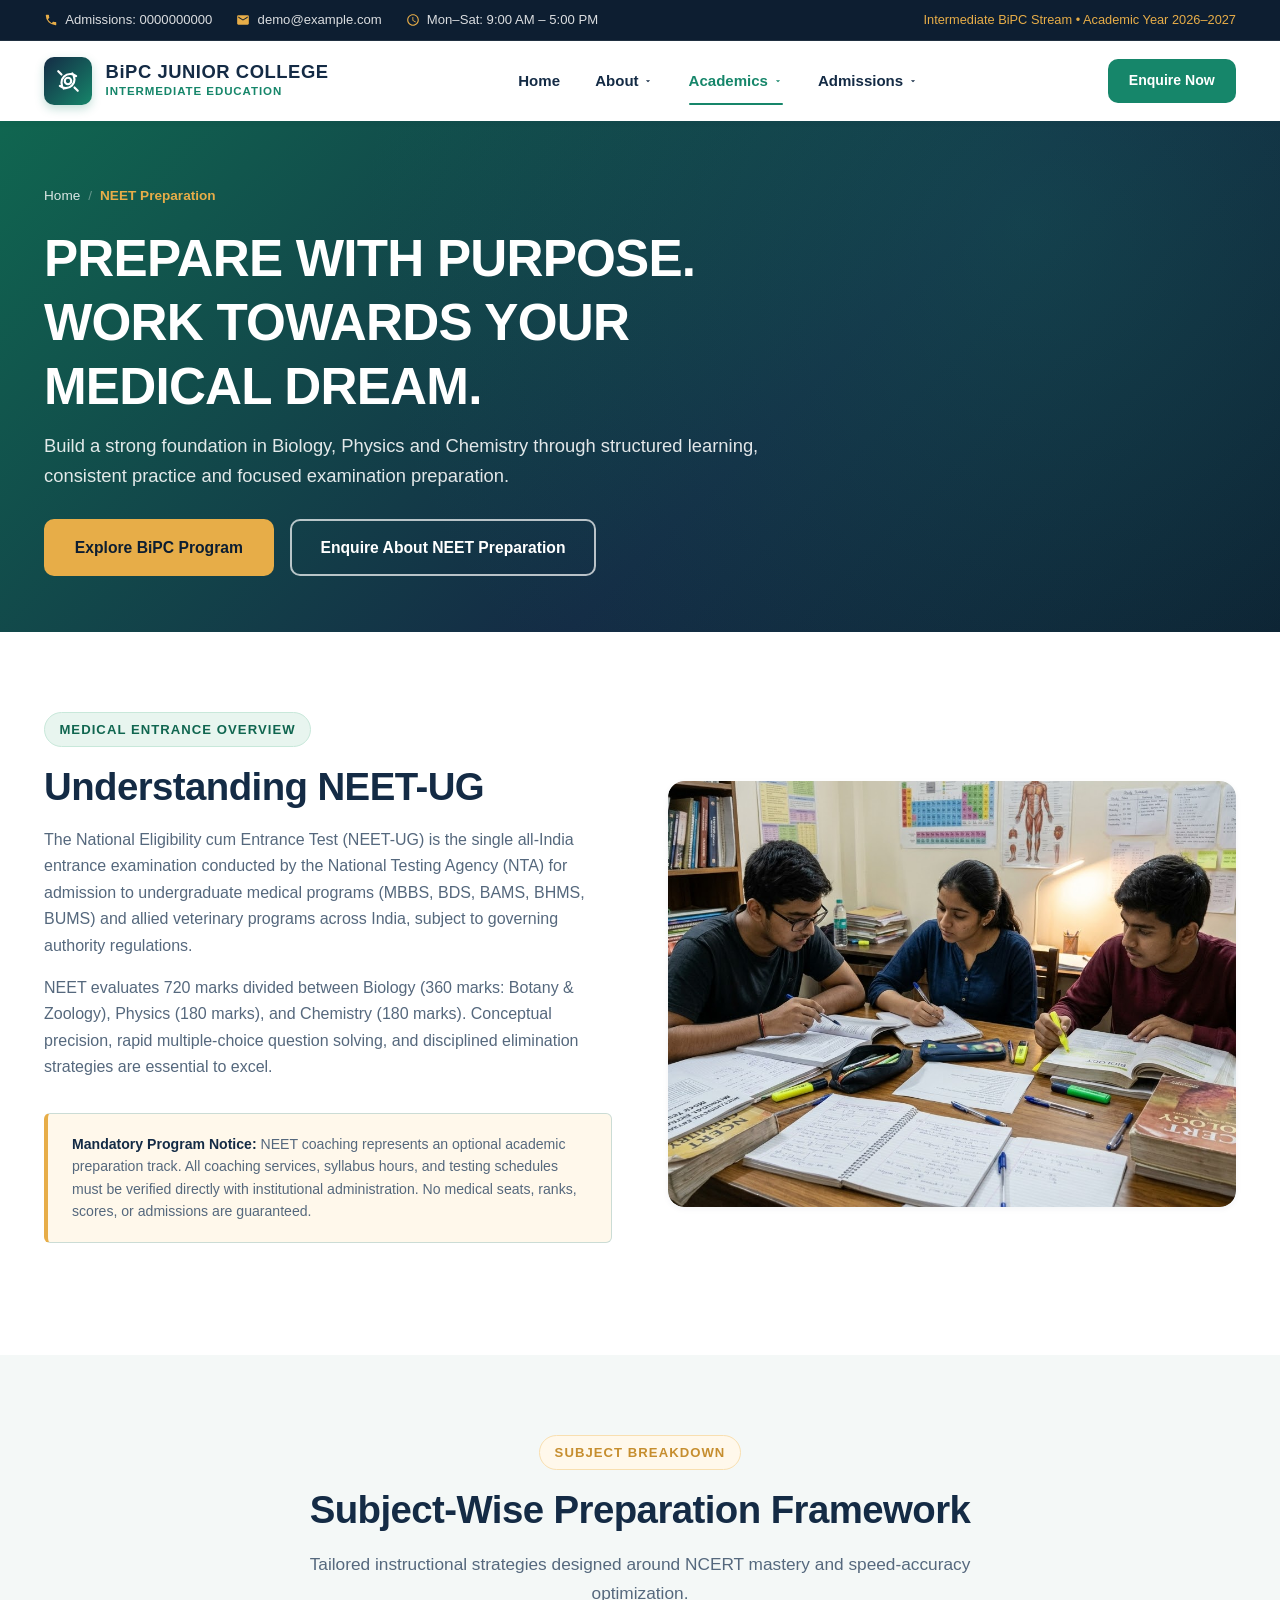
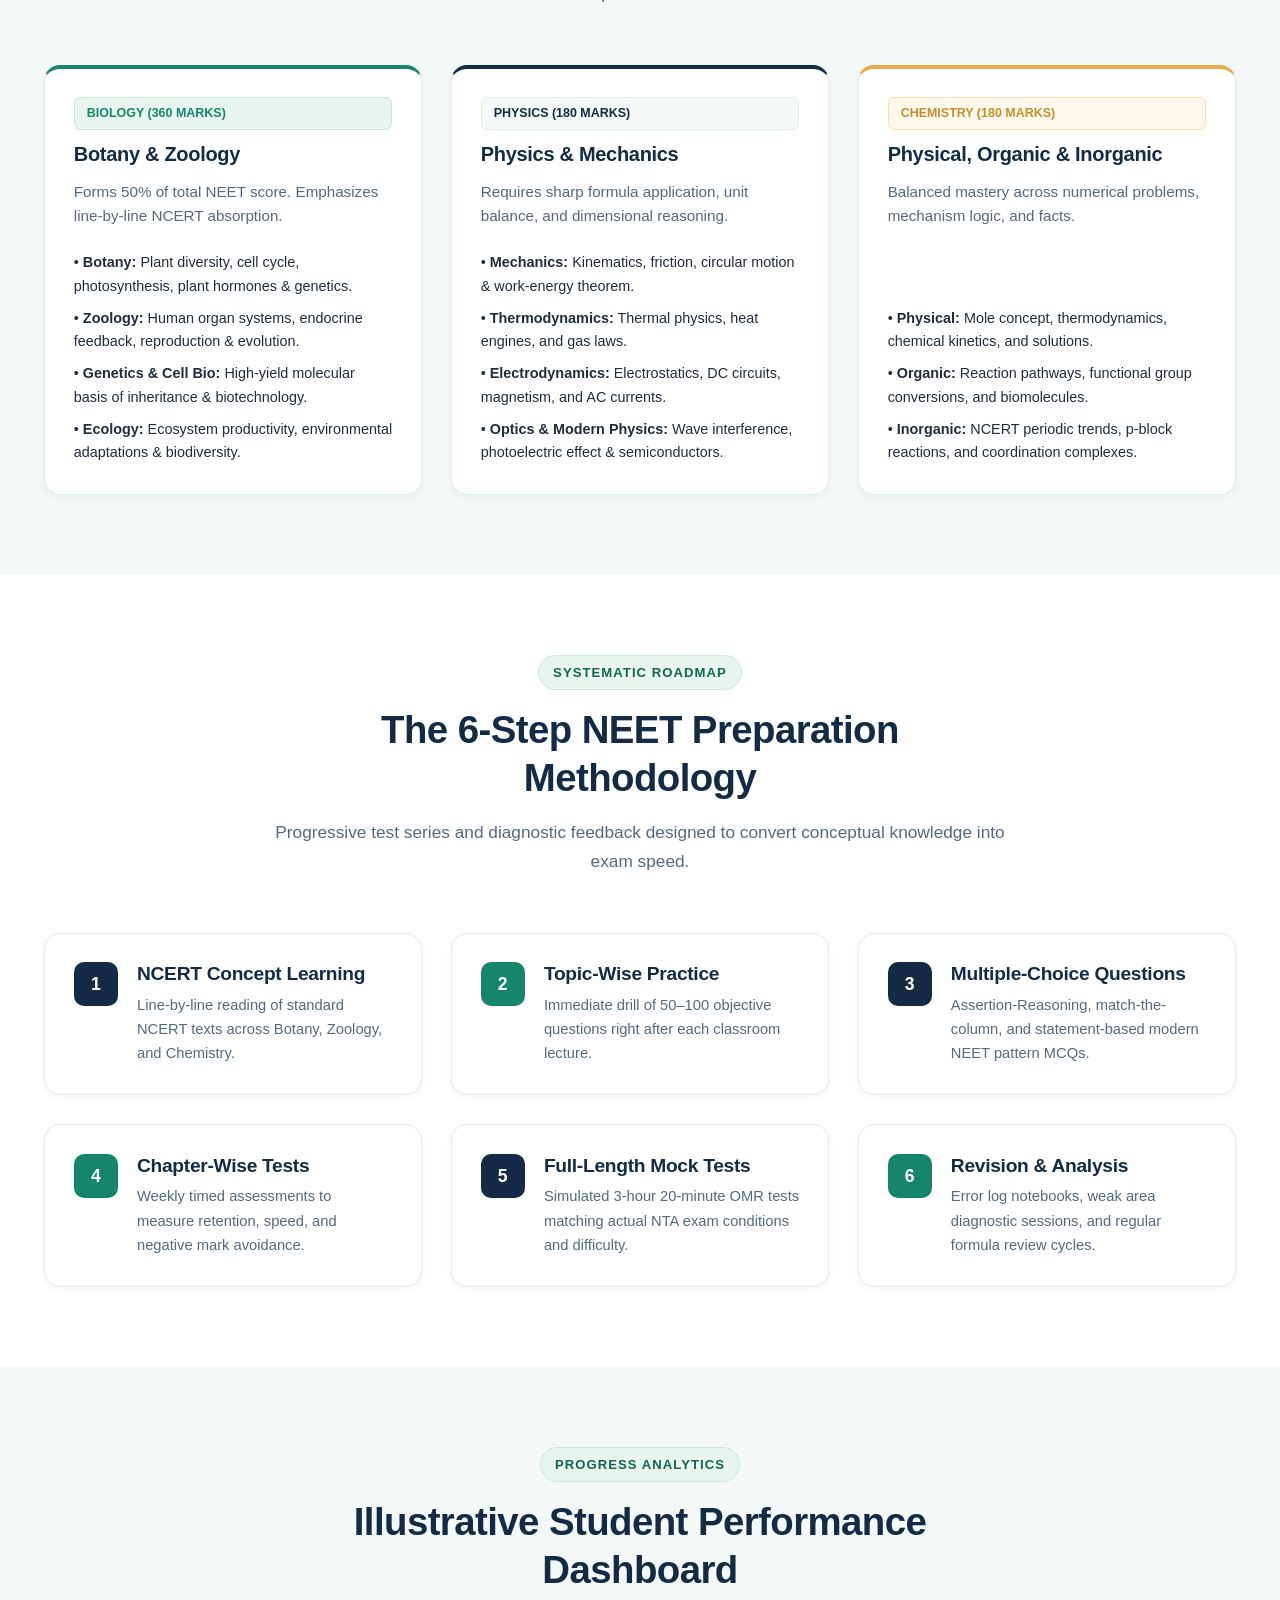
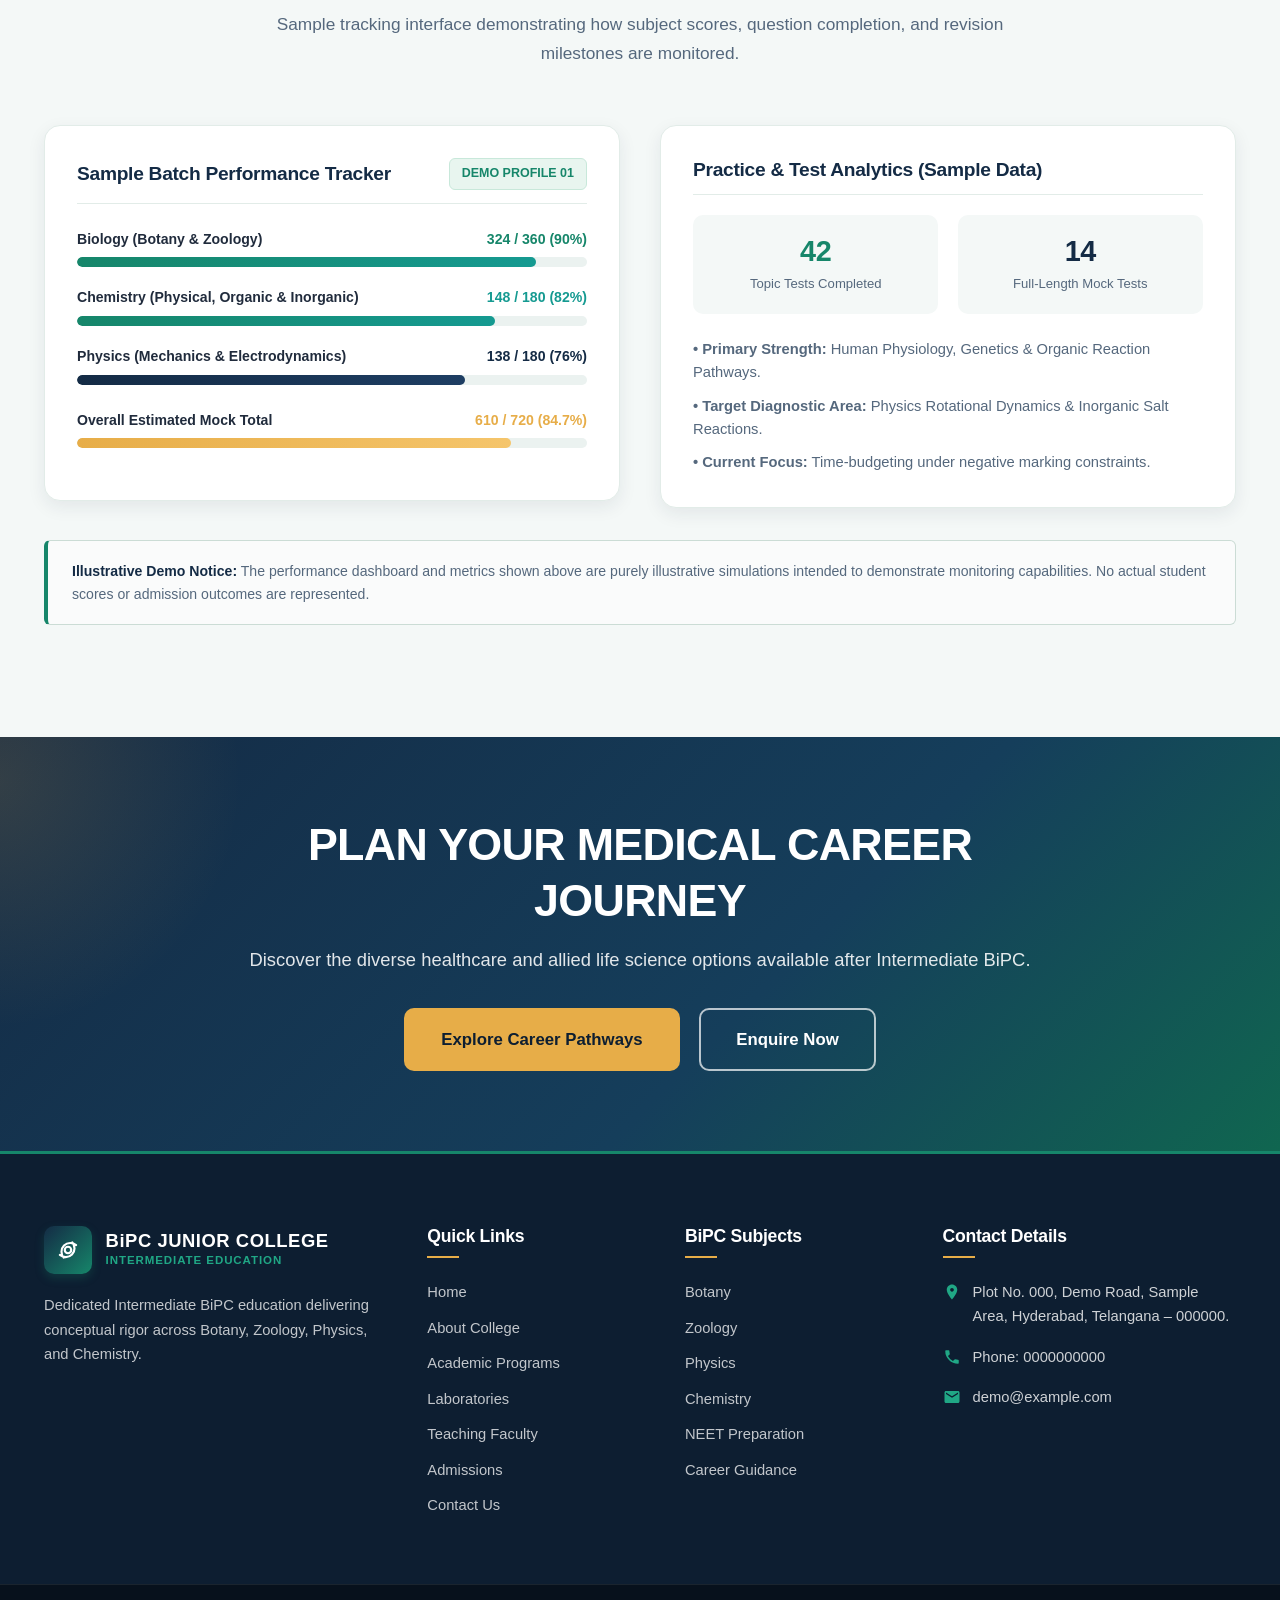
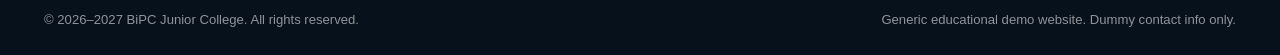
<file: neet-preparation.html>
﻿<!DOCTYPE html>
<html lang="en">
<head>
  <meta charset="UTF-8">
  <meta name="viewport" content="width=device-width, initial-scale=1.0">
  <title>NEET Preparation | BiPC Junior College — Medical Entrance Guidance</title>
  <meta name="description" content="Structured NEET-UG medical entrance preparation: NCERT-based Biology, Physics numerical practice, Chemistry problem-solving, and diagnostic performance tracking.">
  <link rel="stylesheet" href="assets/css/style.css">
  <link rel="icon" type="image/svg+xml" href="data:image/svg+xml,<svg xmlns='http://www.w3.org/2000/svg' viewBox='0 0 24 24' fill='%2316866A'><path d='M12 2L1 7l11 5 9-4.09V17h2V7L12 2z'/><path d='M3.5 10.5v5c0 3.5 4 6.5 8.5 6.5s8.5-3 8.5-6.5v-5L12 14.5l-8.5-4z'/></svg>">
</head>
<body>

  <!-- Top Bar -->
  <aside class="top-bar" aria-label="Quick Contact Information">
    <div class="container top-bar-inner">
      <div class="top-bar-info">
        <span class="top-bar-item">
          <svg viewBox="0 0 24 24"><path d="M6.62 10.79a15.05 15.05 0 006.59 6.59l2.2-2.2a1 1 0 011.02-.24 11.4 11.4 0 003.58.57 1 1 0 011 1V20a1 1 0 01-1 1A17 17 0 013 4a1 1 0 011-1h3.5a1 1 0 011 1 11.4 11.4 0 00.57 3.58 1 1 0 01-.24 1.02l-2.21 2.19z"/></svg>
          Admissions: 0000000000
        </span>
        <span class="top-bar-item">
          <svg viewBox="0 0 24 24"><path d="M20 4H4c-1.1 0-1.99.9-1.99 2L2 18c0 1.1.9 2 2 2h16c1.1 0 2-.9 2-2V6c0-1.1-.9-2-2-2zm0 4l-8 5-8-5V6l8 5 8-5v2z"/></svg>
          demo@example.com
        </span>
        <span class="top-bar-item">
          <svg viewBox="0 0 24 24"><path d="M11.99 2C6.47 2 2 6.48 2 12s4.47 10 9.99 10C17.52 22 22 17.52 22 12S17.52 2 11.99 2zM12 20c-4.42 0-8-3.58-8-8s3.58-8 8-8 8 3.58 8 8-3.58 8-8 8zm.5-13H11v6l5.25 3.15.75-1.23-4.5-2.67z"/></svg>
          Mon–Sat: 9:00 AM – 5:00 PM
        </span>
      </div>
      <div class="top-bar-notice">
        <span>Intermediate BiPC Stream • Academic Year 2026–2027</span>
      </div>
    </div>
  </aside>

  <!-- Header -->
  <header class="site-header">
    <div class="container">
      <nav class="navbar" aria-label="Main Navigation">
        <a href="index.html" class="brand-logo" aria-label="BiPC Junior College Homepage">
          <div class="logo-symbol" aria-hidden="true">
            <svg viewBox="0 0 24 24"><path d="M4.5 16.5c1.5 1.26 3.5 2 5.5 2 4.42 0 8-3.58 8-8 0-2-.74-4-2-5.5M19.5 7.5C18 6.24 16 5.5 14 5.5c-4.42 0-8 3.58-8 8 0 2 .74 4 2 5.5"/><circle cx="12" cy="12" r="3"/><line x1="3" y1="3" x2="6" y2="6"/><line x1="18" y1="18" x2="21" y2="21"/></svg>
          </div>
          <div class="brand-text">
            <span class="brand-title">BiPC JUNIOR COLLEGE</span>
            <span class="brand-subtitle">Intermediate Education</span>
          </div>
        </a>

                <ul class="nav-menu">
          <li class="nav-item">
            <a href="index.html" class="nav-link">Home</a>
          </li>

          <li class="nav-item has-dropdown">
            <a href="about.html" class="nav-link" aria-haspopup="true">
              About
              <svg class="arrow" viewBox="0 0 24 24" fill="currentColor"><path d="M7 10l5 5 5-5z"/></svg>
            </a>
            <div class="dropdown-menu">
              <a href="about.html" class="dropdown-item">
                <svg viewBox="0 0 24 24"><path d="M12 2L2 7l10 5 10-5-10-5zM2 17l10 5 10-5M2 12l10 5 10-5"/></svg>
                About College
              </a>
              <a href="faculty.html" class="dropdown-item">
                <svg viewBox="0 0 24 24"><path d="M17 21v-2a4 4 0 00-4-4H5a4 4 0 00-4 4v2"/><circle cx="9" cy="7" r="4"/><path d="M23 21v-2a4 4 0 00-3-3.87M16 3.13a4 4 0 010 7.75"/></svg>
                Faculty &amp; Mentors
              </a>
              <a href="campus-life.html" class="dropdown-item">
                <svg viewBox="0 0 24 24"><path d="M12 2l3.09 6.26L22 9.27l-5 4.87 1.18 6.88L12 17.77l-6.18 3.25L7 14.14 2 9.27l6.91-1.01L12 2z"/></svg>
                Campus Life
              </a>
            </div>
          </li>

          <li class="nav-item has-dropdown">
            <a href="academics.html" class="nav-link active" aria-haspopup="true">
              Academics
              <svg class="arrow" viewBox="0 0 24 24" fill="currentColor"><path d="M7 10l5 5 5-5z"/></svg>
            </a>
            <div class="dropdown-menu dropdown-academics">
              <a href="academics.html" class="dropdown-item">
                <svg viewBox="0 0 24 24"><path d="M2 3h6a4 4 0 014 4v14a3 3 0 00-3-3H2z"/><path d="M22 3h-6a4 4 0 00-4 4v14a3 3 0 013-3h7z"/></svg>
                Academic Programs
              </a>
              <a href="subjects.html" class="dropdown-item">
                <svg viewBox="0 0 24 24"><rect x="3" y="3" width="7" height="7"/><rect x="14" y="3" width="7" height="7"/><rect x="14" y="14" width="7" height="7"/><rect x="3" y="14" width="7" height="7"/></svg>
                BiPC Subjects Overview
              </a>
              <div class="dropdown-divider"></div>
              <div class="dropdown-header">BiPC Core Subjects</div>
              <a href="botany.html" class="dropdown-item">
                <svg viewBox="0 0 24 24"><path d="M12 22V12M12 12C9 12 5 10 5 4c6 0 7 6 7 8zm0 0c3 0 7-2 7-8-6 0-7 6-7 8z"/></svg>
                Botany
              </a>
              <a href="zoology.html" class="dropdown-item">
                <svg viewBox="0 0 24 24"><path d="M12 2a5 5 0 015 5c0 4-5 9-5 9s-5-5-5-9a5 5 0 015-5z"/><circle cx="12" cy="7" r="1.5"/></svg>
                Zoology
              </a>
              <a href="physics.html" class="dropdown-item">
                <svg viewBox="0 0 24 24"><circle cx="12" cy="12" r="4"/><path d="M3 12h3M18 12h3M12 3v3M12 18v3"/></svg>
                Physics
              </a>
              <a href="chemistry.html" class="dropdown-item">
                <svg viewBox="0 0 24 24"><path d="M9 3h6v3l4 8v5a2 2 0 01-2 2H7a2 2 0 01-2-2v-5l4-8V3z"/></svg>
                Chemistry
              </a>
              <div class="dropdown-divider"></div>
              <a href="laboratories.html" class="dropdown-item">
                <svg viewBox="0 0 24 24"><path d="M10 2v7.31L4.2 19.46A2 2 0 005.9 22h12.2a2 2 0 001.7-2.54L14 9.31V2"/></svg>
                Laboratories
              </a>
              <a href="neet-preparation.html" class="dropdown-item active">
                <svg viewBox="0 0 24 24"><circle cx="12" cy="12" r="10"/><circle cx="12" cy="12" r="6"/><circle cx="12" cy="12" r="2"/></svg>
                NEET Preparation
              </a>
            </div>
          </li>

          <li class="nav-item has-dropdown">
            <a href="admissions.html" class="nav-link" aria-haspopup="true">
              Admissions
              <svg class="arrow" viewBox="0 0 24 24" fill="currentColor"><path d="M7 10l5 5 5-5z"/></svg>
            </a>
            <div class="dropdown-menu">
              <a href="admissions.html" class="dropdown-item">
                <svg viewBox="0 0 24 24"><path d="M9 11l3 3L22 4"/><path d="M21 12v7a2 2 0 01-2 2H5a2 2 0 01-2-2V5a2 2 0 012-2h11"/></svg>
                Admissions Process
              </a>
              <a href="career-guidance.html" class="dropdown-item">
                <svg viewBox="0 0 24 24"><circle cx="12" cy="12" r="10"/><polygon points="16.24 7.76 14.12 14.12 7.76 16.24 9.88 9.88 16.24 7.76"/></svg>
                Career Opportunities
              </a>
              <a href="contact.html" class="dropdown-item">
                <svg viewBox="0 0 24 24"><path d="M22 16.92v3a2 2 0 01-2.18 2 19.79 19.79 0 01-8.63-3.07 19.5 19.5 0 01-6-6 19.79 19.79 0 01-3.07-8.67A2 2 0 014.11 2h3a2 2 0 012 1.72 12.84 12.84 0 00.7 2.81 2 2 0 01-.45 2.11L8.09 9.91a16 16 0 006 6l1.27-1.27a2 2 0 012.11-.45 12.84 12.84 0 002.81.7A2 2 0 0122 16.92z"/></svg>
                Contact Us
              </a>
            </div>
          </li>
        </ul>

        <div class="header-cta">
          <a href="contact.html" class="btn btn-primary btn-sm">Enquire Now</a>
        </div>

        <button class="mobile-toggle" aria-label="Toggle navigation menu" aria-expanded="false">
          <svg viewBox="0 0 24 24"><path d="M3 18h18v-2H3v2zm0-5h18v-2H3v2zm0-7v2h18V6H3z"/></svg>
        </button>
      </nav>
    </div>
  </header>

  <!-- Page Banner -->
  <section class="page-banner" style="background: linear-gradient(135deg, var(--medical-green-dark) 0%, var(--primary-navy) 60%, var(--primary-navy-dark) 100%);">
    <div class="container">
      <div class="page-banner-content">
        <nav class="breadcrumb-nav" aria-label="Breadcrumb">
          <div class="breadcrumb">
            <a href="index.html">Home</a>
            <span class="breadcrumb-sep">/</span>
            <span class="breadcrumb-current">NEET Preparation</span>
          </div>
        </nav>
        <h1>PREPARE WITH PURPOSE. WORK TOWARDS YOUR MEDICAL DREAM.</h1>
        <p>Build a strong foundation in Biology, Physics and Chemistry through structured learning, consistent practice and focused examination preparation.</p>
        <div style="margin-top: 1.8rem; display: flex; gap: 1rem; flex-wrap: wrap;">
          <a href="academics.html" class="btn btn-gold">Explore BiPC Program</a>
          <a href="contact.html" class="btn btn-outline-white">Enquire About NEET Preparation</a>
        </div>
      </div>
    </div>
  </section>

  <main>
    <!-- Section A: About NEET Preparation -->
    <section class="section bg-white">
      <div class="container">
        <div class="grid grid-2" style="align-items: center; gap: 3.5rem;">
          <div>
            <span class="section-tag">Medical Entrance Overview</span>
            <h2 class="section-title">Understanding NEET-UG</h2>
            <p>
              The National Eligibility cum Entrance Test (NEET-UG) is the single all-India entrance examination conducted by the National Testing Agency (NTA) for admission to undergraduate medical programs (MBBS, BDS, BAMS, BHMS, BUMS) and allied veterinary programs across India, subject to governing authority regulations.
            </p>
            <p>
              NEET evaluates 720 marks divided between Biology (360 marks: Botany &amp; Zoology), Physics (180 marks), and Chemistry (180 marks). Conceptual precision, rapid multiple-choice question solving, and disciplined elimination strategies are essential to excel.
            </p>
            <div class="disclaimer-box warning">
              <strong>Mandatory Program Notice:</strong> NEET coaching represents an optional academic preparation track. All coaching services, syllabus hours, and testing schedules must be verified directly with institutional administration. No medical seats, ranks, scores, or admissions are guaranteed.
            </div>
          </div>

          <div>
            <div class="img-frame ratio-4-3" style="min-height: 320px;">
              <img src="images/neet-preparation.jpeg" alt="NEET Study Batch and Intensive Question Practice" class="site-img" loading="lazy">
            </div>
          </div>
        </div>
      </div>
    </section>

    <!-- Section B: Subject-Wise Preparation Focus -->
    <section class="section bg-light">
      <div class="container">
        <div class="section-header">
          <span class="section-tag tag-gold">Subject Breakdown</span>
          <h2 class="section-title">Subject-Wise Preparation Framework</h2>
          <p class="section-desc">Tailored instructional strategies designed around NCERT mastery and speed-accuracy optimization.</p>
        </div>

        <div class="grid grid-3">
          <!-- Biology -->
          <div class="card" style="border-top: 4px solid var(--medical-green);">
            <div class="card-body">
              <span class="badge" style="margin-bottom: 0.8rem;">Biology (360 Marks)</span>
              <h3 class="card-title">Botany &amp; Zoology</h3>
              <p class="card-text">Forms 50% of total NEET score. Emphasizes line-by-line NCERT absorption.</p>
              <ul style="display: flex; flex-direction: column; gap: 0.5rem; font-size: 0.9rem;">
                <li>• <strong>Botany:</strong> Plant diversity, cell cycle, photosynthesis, plant hormones &amp; genetics.</li>
                <li>• <strong>Zoology:</strong> Human organ systems, endocrine feedback, reproduction &amp; evolution.</li>
                <li>• <strong>Genetics &amp; Cell Bio:</strong> High-yield molecular basis of inheritance &amp; biotechnology.</li>
                <li>• <strong>Ecology:</strong> Ecosystem productivity, environmental adaptations &amp; biodiversity.</li>
              </ul>
            </div>
          </div>

          <!-- Physics -->
          <div class="card" style="border-top: 4px solid var(--primary-navy);">
            <div class="card-body">
              <span class="badge" style="margin-bottom: 0.8rem; background-color: var(--light-bg); color: var(--primary-navy); border-color: var(--border-color);">Physics (180 Marks)</span>
              <h3 class="card-title">Physics &amp; Mechanics</h3>
              <p class="card-text">Requires sharp formula application, unit balance, and dimensional reasoning.</p>
              <ul style="display: flex; flex-direction: column; gap: 0.5rem; font-size: 0.9rem;">
                <li>• <strong>Mechanics:</strong> Kinematics, friction, circular motion &amp; work-energy theorem.</li>
                <li>• <strong>Thermodynamics:</strong> Thermal physics, heat engines, and gas laws.</li>
                <li>• <strong>Electrodynamics:</strong> Electrostatics, DC circuits, magnetism, and AC currents.</li>
                <li>• <strong>Optics &amp; Modern Physics:</strong> Wave interference, photoelectric effect &amp; semiconductors.</li>
              </ul>
            </div>
          </div>

          <!-- Chemistry -->
          <div class="card" style="border-top: 4px solid var(--accent-gold);">
            <div class="card-body">
              <span class="badge" style="margin-bottom: 0.8rem; background-color: var(--accent-gold-light); color: var(--accent-gold-dark); border-color: #F8DFB0;">Chemistry (180 Marks)</span>
              <h3 class="card-title">Physical, Organic &amp; Inorganic</h3>
              <p class="card-text">Balanced mastery across numerical problems, mechanism logic, and facts.</p>
              <ul style="display: flex; flex-direction: column; gap: 0.5rem; font-size: 0.9rem;">
                <li>• <strong>Physical:</strong> Mole concept, thermodynamics, chemical kinetics, and solutions.</li>
                <li>• <strong>Organic:</strong> Reaction pathways, functional group conversions, and biomolecules.</li>
                <li>• <strong>Inorganic:</strong> NCERT periodic trends, p-block reactions, and coordination complexes.</li>
              </ul>
            </div>
          </div>
        </div>
      </div>
    </section>

    <!-- Section C & D: Preparation Methodology & Test Series -->
    <section class="section bg-white">
      <div class="container">
        <div class="section-header">
          <span class="section-tag">Systematic Roadmap</span>
          <h2 class="section-title">The 6-Step NEET Preparation Methodology</h2>
          <p class="section-desc">Progressive test series and diagnostic feedback designed to convert conceptual knowledge into exam speed.</p>
        </div>

        <div class="grid grid-3">
          <div class="step-card">
            <div class="step-number">1</div>
            <div class="step-content">
              <h4>NCERT Concept Learning</h4>
              <p>Line-by-line reading of standard NCERT texts across Botany, Zoology, and Chemistry.</p>
            </div>
          </div>

          <div class="step-card">
            <div class="step-number">2</div>
            <div class="step-content">
              <h4>Topic-Wise Practice</h4>
              <p>Immediate drill of 50–100 objective questions right after each classroom lecture.</p>
            </div>
          </div>

          <div class="step-card">
            <div class="step-number">3</div>
            <div class="step-content">
              <h4>Multiple-Choice Questions</h4>
              <p>Assertion-Reasoning, match-the-column, and statement-based modern NEET pattern MCQs.</p>
            </div>
          </div>

          <div class="step-card">
            <div class="step-number">4</div>
            <div class="step-content">
              <h4>Chapter-Wise Tests</h4>
              <p>Weekly timed assessments to measure retention, speed, and negative mark avoidance.</p>
            </div>
          </div>

          <div class="step-card">
            <div class="step-number">5</div>
            <div class="step-content">
              <h4>Full-Length Mock Tests</h4>
              <p>Simulated 3-hour 20-minute OMR tests matching actual NTA exam conditions and difficulty.</p>
            </div>
          </div>

          <div class="step-card">
            <div class="step-number">6</div>
            <div class="step-content">
              <h4>Revision &amp; Analysis</h4>
              <p>Error log notebooks, weak area diagnostic sessions, and regular formula review cycles.</p>
            </div>
          </div>
        </div>
      </div>
    </section>

    <!-- Section E: Sample Performance Dashboard (Illustrative Demo Data Only) -->
    <section class="section bg-light">
      <div class="container">
        <div class="section-header">
          <span class="section-tag">Progress Analytics</span>
          <h2 class="section-title">Illustrative Student Performance Dashboard</h2>
          <p class="section-desc">Sample tracking interface demonstrating how subject scores, question completion, and revision milestones are monitored.</p>
        </div>

        <div class="grid grid-2" style="gap: 2.5rem; align-items: start;">
          <!-- Dashboard Column 1 -->
          <div class="dashboard-card">
            <div style="display: flex; justify-content: space-between; align-items: center; margin-bottom: 1.5rem; padding-bottom: 0.8rem; border-bottom: 1px solid var(--border-color);">
              <h3 style="font-size: 1.2rem; margin: 0;">Sample Batch Performance Tracker</h3>
              <span class="badge" style="background-color: var(--soft-mint); color: var(--medical-green);">Demo Profile 01</span>
            </div>

            <!-- Metric 1: Biology -->
            <div class="progress-bar-wrap">
              <div class="progress-header">
                <span>Biology (Botany &amp; Zoology)</span>
                <span class="text-green">324 / 360 (90%)</span>
              </div>
              <div class="progress-track">
                <div class="progress-fill" style="width: 90%;"></div>
              </div>
            </div>

            <!-- Metric 2: Chemistry -->
            <div class="progress-bar-wrap">
              <div class="progress-header">
                <span>Chemistry (Physical, Organic &amp; Inorganic)</span>
                <span class="text-teal">148 / 180 (82%)</span>
              </div>
              <div class="progress-track">
                <div class="progress-fill" style="width: 82%;"></div>
              </div>
            </div>

            <!-- Metric 3: Physics -->
            <div class="progress-bar-wrap">
              <div class="progress-header">
                <span>Physics (Mechanics &amp; Electrodynamics)</span>
                <span class="text-navy">138 / 180 (76%)</span>
              </div>
              <div class="progress-track">
                <div class="progress-fill navy" style="width: 76%;"></div>
              </div>
            </div>

            <!-- Metric 4: Overall Mock Score -->
            <div class="progress-bar-wrap" style="margin-top: 1.5rem;">
              <div class="progress-header">
                <span>Overall Estimated Mock Total</span>
                <span class="text-gold"><strong>610 / 720 (84.7%)</strong></span>
              </div>
              <div class="progress-track">
                <div class="progress-fill gold" style="width: 85%;"></div>
              </div>
            </div>
          </div>

          <!-- Dashboard Column 2 -->
          <div class="dashboard-card">
            <h3 style="font-size: 1.2rem; margin-bottom: 1.2rem; padding-bottom: 0.8rem; border-bottom: 1px solid var(--border-color);">
              Practice &amp; Test Analytics (Sample Data)
            </h3>

            <div style="display: grid; grid-template-columns: 1fr 1fr; gap: 1.2rem; margin-bottom: 1.5rem;">
              <div style="background-color: var(--light-bg); padding: 1.2rem; border-radius: var(--radius-md); text-align: center;">
                <h4 style="font-size: 1.8rem; color: var(--medical-green); margin-bottom: 0.2rem;">42</h4>
                <p style="font-size: 0.82rem; margin: 0;">Topic Tests Completed</p>
              </div>
              <div style="background-color: var(--light-bg); padding: 1.2rem; border-radius: var(--radius-md); text-align: center;">
                <h4 style="font-size: 1.8rem; color: var(--primary-navy); margin-bottom: 0.2rem;">14</h4>
                <p style="font-size: 0.82rem; margin: 0;">Full-Length Mock Tests</p>
              </div>
            </div>

            <div style="font-size: 0.92rem; line-height: 1.6;">
              <p style="margin-bottom: 0.6rem;"><strong>• Primary Strength:</strong> Human Physiology, Genetics &amp; Organic Reaction Pathways.</p>
              <p style="margin-bottom: 0.6rem;"><strong>• Target Diagnostic Area:</strong> Physics Rotational Dynamics &amp; Inorganic Salt Reactions.</p>
              <p style="margin-bottom: 0;"><strong>• Current Focus:</strong> Time-budgeting under negative marking constraints.</p>
            </div>
          </div>
        </div>

        <div class="disclaimer-box" style="margin-top: 2rem;">
          <strong>Illustrative Demo Notice:</strong> The performance dashboard and metrics shown above are purely illustrative simulations intended to demonstrate monitoring capabilities. No actual student scores or admission outcomes are represented.
        </div>
      </div>
    </section>

    <!-- CTA -->
    <section class="cta-banner">
      <div class="container">
        <div class="cta-banner-content">
          <h2>PLAN YOUR MEDICAL CAREER JOURNEY</h2>
          <p>Discover the diverse healthcare and allied life science options available after Intermediate BiPC.</p>
          <div class="cta-actions">
            <a href="career-guidance.html" class="btn btn-gold btn-lg">Explore Career Pathways</a>
            <a href="contact.html" class="btn btn-outline-white btn-lg">Enquire Now</a>
          </div>
        </div>
      </div>
    </section>
  </main>

  <!-- Footer -->
  <footer class="site-footer" aria-label="Site Footer">
    <div class="footer-top">
      <div class="container">
        <div class="footer-grid">
          <div class="footer-col footer-about">
            <div class="brand-logo" style="margin-bottom: 1.2rem;">
              <div class="logo-symbol" aria-hidden="true"><svg viewBox="0 0 24 24"><path d="M4.5 16.5c1.5 1.26 3.5 2 5.5 2 4.42 0 8-3.58 8-8 0-2-.74-4-2-5.5M19.5 7.5C18 6.24 16 5.5 14 5.5c-4.42 0-8 3.58-8 8 0 2 .74 4 2 5.5"/><circle cx="12" cy="12" r="3"/></svg></div>
              <div class="brand-text">
                <span class="brand-title" style="color: var(--white);">BiPC JUNIOR COLLEGE</span>
                <span class="brand-subtitle" style="color: var(--medical-green-light);">Intermediate Education</span>
              </div>
            </div>
            <p>Dedicated Intermediate BiPC education delivering conceptual rigor across Botany, Zoology, Physics, and Chemistry.</p>
          </div>

          <div class="footer-col">
            <h4>Quick Links</h4>
            <ul class="footer-links">
              <li><a href="index.html">Home</a></li>
              <li><a href="about.html">About College</a></li>
              <li><a href="academics.html">Academic Programs</a></li>
              <li><a href="laboratories.html">Laboratories</a></li>
              <li><a href="faculty.html">Teaching Faculty</a></li>
              <li><a href="admissions.html">Admissions</a></li>
              <li><a href="contact.html">Contact Us</a></li>
            </ul>
          </div>

          <div class="footer-col">
            <h4>BiPC Subjects</h4>
            <ul class="footer-links">
              <li><a href="botany.html">Botany</a></li>
              <li><a href="zoology.html">Zoology</a></li>
              <li><a href="physics.html">Physics</a></li>
              <li><a href="chemistry.html">Chemistry</a></li>
              <li><a href="neet-preparation.html">NEET Preparation</a></li>
              <li><a href="career-guidance.html">Career Guidance</a></li>
            </ul>
          </div>

          <div class="footer-col footer-contact">
            <h4>Contact Details</h4>
            <ul>
              <li>
                <svg viewBox="0 0 24 24"><path d="M12 2C8.13 2 5 5.13 5 9c0 5.25 7 13 7 13s7-7.75 7-13c0-3.87-3.13-7-7-7zm0 9.5c-1.38 0-2.5-1.12-2.5-2.5s1.12-2.5 2.5-2.5 2.5 1.12 2.5 2.5-1.12 2.5-2.5 2.5z"/></svg>
                <span>Plot No. 000, Demo Road, Sample Area, Hyderabad, Telangana – 000000.</span>
              </li>
              <li>
                <svg viewBox="0 0 24 24"><path d="M6.62 10.79a15.05 15.05 0 006.59 6.59l2.2-2.2a1 1 0 011.02-.24 11.4 11.4 0 003.58.57 1 1 0 011 1V20a1 1 0 01-1 1A17 17 0 013 4a1 1 0 011-1h3.5a1 1 0 011 1 11.4 11.4 0 00.57 3.58 1 1 0 01-.24 1.02l-2.21 2.19z"/></svg>
                <span>Phone: 0000000000</span>
              </li>
              <li>
                <svg viewBox="0 0 24 24"><path d="M20 4H4c-1.1 0-1.99.9-1.99 2L2 18c0 1.1.9 2 2 2h16c1.1 0 2-.9 2-2V6c0-1.1-.9-2-2-2zm0 4l-8 5-8-5V6l8 5 8-5v2z"/></svg>
                <span>demo@example.com</span>
              </li>
            </ul>
          </div>
        </div>
      </div>
    </div>

    <div class="footer-bottom">
      <div class="container footer-bottom-inner">
        <div>© 2026–2027 BiPC Junior College. All rights reserved.</div>
        <div>Generic educational demo website. Dummy contact info only.</div>
      </div>
    </div>
  </footer>

  <button class="scroll-top-btn" aria-label="Scroll to top of page">
    <svg viewBox="0 0 24 24"><path d="M18 15l-6-6-6 6"/></svg>
  </button>

  <script src="assets/js/script.js"></script>
</body>
</html>
</file>
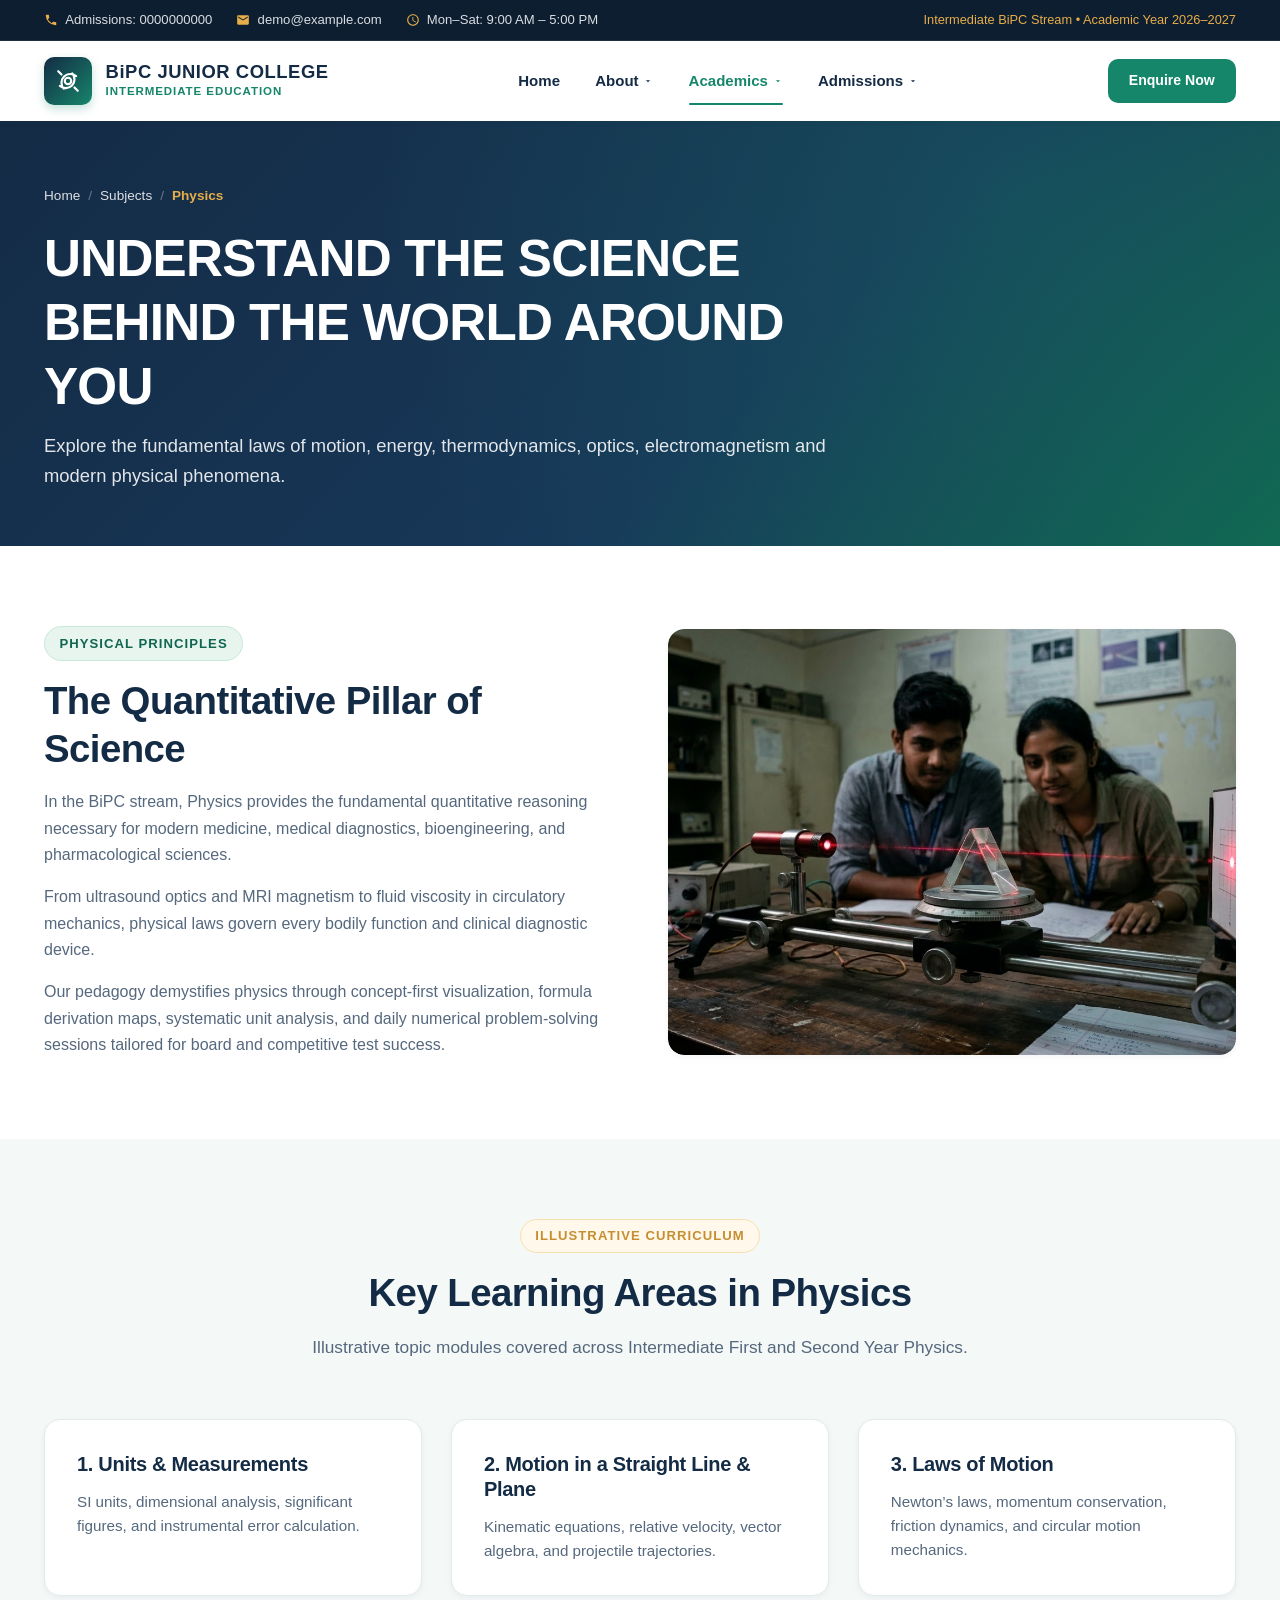
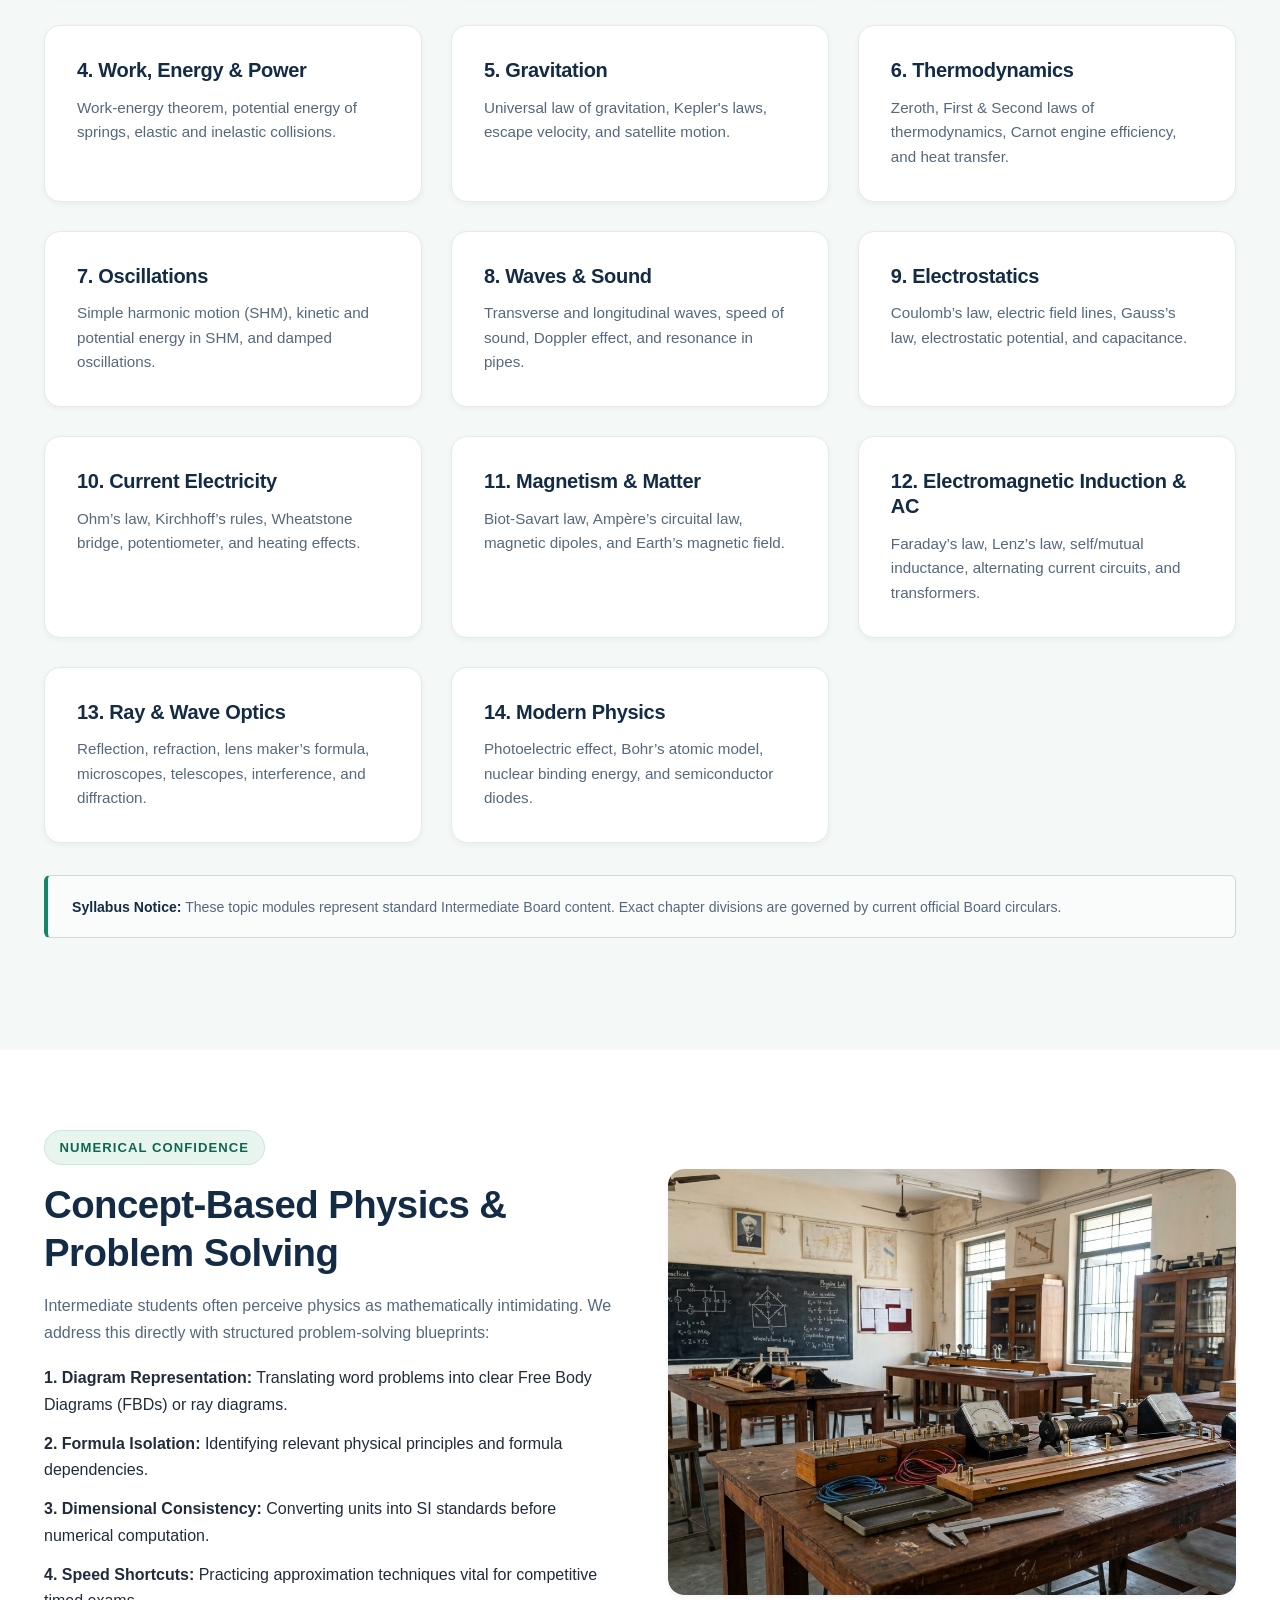
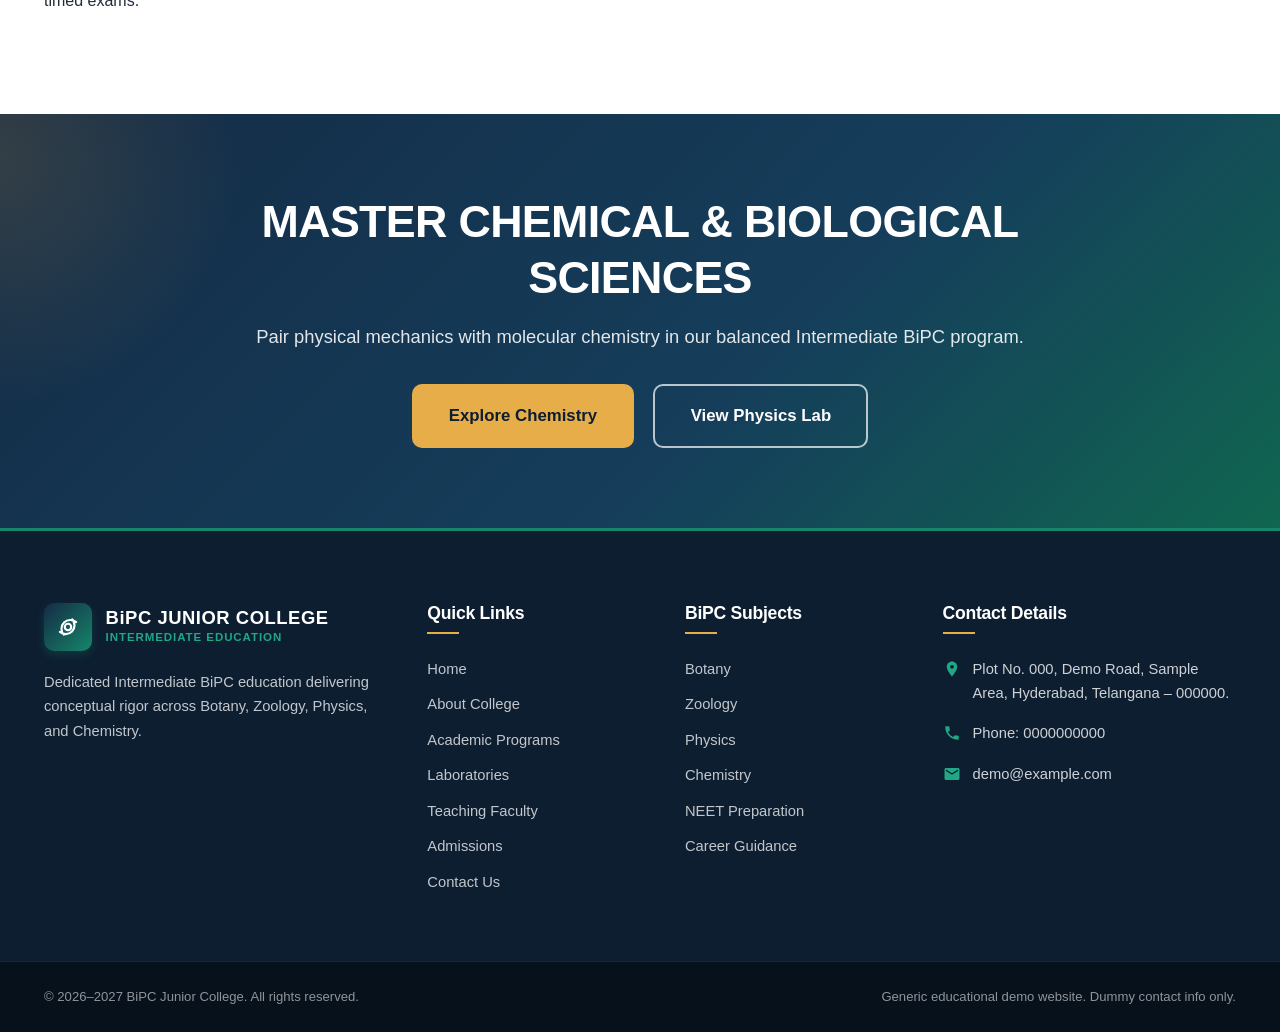
<file: physics.html>
﻿<!DOCTYPE html>
<html lang="en">
<head>
  <meta charset="UTF-8">
  <meta name="viewport" content="width=device-width, initial-scale=1.0">
  <title>Physics | BiPC Junior College — Fundamental Principles &amp; Mechanics</title>
  <meta name="description" content="Explore Intermediate Physics in the BiPC stream: Mechanics, thermodynamics, wave optics, electromagnetism, modern physics, and precision laboratory experiments.">
  <link rel="stylesheet" href="assets/css/style.css">
  <link rel="icon" type="image/svg+xml" href="data:image/svg+xml,<svg xmlns='http://www.w3.org/2000/svg' viewBox='0 0 24 24' fill='%2316866A'><path d='M12 2L1 7l11 5 9-4.09V17h2V7L12 2z'/><path d='M3.5 10.5v5c0 3.5 4 6.5 8.5 6.5s8.5-3 8.5-6.5v-5L12 14.5l-8.5-4z'/></svg>">
</head>
<body>

  <!-- Top Bar -->
  <aside class="top-bar" aria-label="Quick Contact Information">
    <div class="container top-bar-inner">
      <div class="top-bar-info">
        <span class="top-bar-item">
          <svg viewBox="0 0 24 24"><path d="M6.62 10.79a15.05 15.05 0 006.59 6.59l2.2-2.2a1 1 0 011.02-.24 11.4 11.4 0 003.58.57 1 1 0 011 1V20a1 1 0 01-1 1A17 17 0 013 4a1 1 0 011-1h3.5a1 1 0 011 1 11.4 11.4 0 00.57 3.58 1 1 0 01-.24 1.02l-2.21 2.19z"/></svg>
          Admissions: 0000000000
        </span>
        <span class="top-bar-item">
          <svg viewBox="0 0 24 24"><path d="M20 4H4c-1.1 0-1.99.9-1.99 2L2 18c0 1.1.9 2 2 2h16c1.1 0 2-.9 2-2V6c0-1.1-.9-2-2-2zm0 4l-8 5-8-5V6l8 5 8-5v2z"/></svg>
          demo@example.com
        </span>
        <span class="top-bar-item">
          <svg viewBox="0 0 24 24"><path d="M11.99 2C6.47 2 2 6.48 2 12s4.47 10 9.99 10C17.52 22 22 17.52 22 12S17.52 2 11.99 2zM12 20c-4.42 0-8-3.58-8-8s3.58-8 8-8 8 3.58 8 8-3.58 8-8 8zm.5-13H11v6l5.25 3.15.75-1.23-4.5-2.67z"/></svg>
          Mon–Sat: 9:00 AM – 5:00 PM
        </span>
      </div>
      <div class="top-bar-notice">
        <span>Intermediate BiPC Stream • Academic Year 2026–2027</span>
      </div>
    </div>
  </aside>

  <!-- Header -->
  <header class="site-header">
    <div class="container">
      <nav class="navbar" aria-label="Main Navigation">
        <a href="index.html" class="brand-logo" aria-label="BiPC Junior College Homepage">
          <div class="logo-symbol" aria-hidden="true">
            <svg viewBox="0 0 24 24"><path d="M4.5 16.5c1.5 1.26 3.5 2 5.5 2 4.42 0 8-3.58 8-8 0-2-.74-4-2-5.5M19.5 7.5C18 6.24 16 5.5 14 5.5c-4.42 0-8 3.58-8 8 0 2 .74 4 2 5.5"/><circle cx="12" cy="12" r="3"/><line x1="3" y1="3" x2="6" y2="6"/><line x1="18" y1="18" x2="21" y2="21"/></svg>
          </div>
          <div class="brand-text">
            <span class="brand-title">BiPC JUNIOR COLLEGE</span>
            <span class="brand-subtitle">Intermediate Education</span>
          </div>
        </a>

                <ul class="nav-menu">
          <li class="nav-item">
            <a href="index.html" class="nav-link">Home</a>
          </li>

          <li class="nav-item has-dropdown">
            <a href="about.html" class="nav-link" aria-haspopup="true">
              About
              <svg class="arrow" viewBox="0 0 24 24" fill="currentColor"><path d="M7 10l5 5 5-5z"/></svg>
            </a>
            <div class="dropdown-menu">
              <a href="about.html" class="dropdown-item">
                <svg viewBox="0 0 24 24"><path d="M12 2L2 7l10 5 10-5-10-5zM2 17l10 5 10-5M2 12l10 5 10-5"/></svg>
                About College
              </a>
              <a href="faculty.html" class="dropdown-item">
                <svg viewBox="0 0 24 24"><path d="M17 21v-2a4 4 0 00-4-4H5a4 4 0 00-4 4v2"/><circle cx="9" cy="7" r="4"/><path d="M23 21v-2a4 4 0 00-3-3.87M16 3.13a4 4 0 010 7.75"/></svg>
                Faculty &amp; Mentors
              </a>
              <a href="campus-life.html" class="dropdown-item">
                <svg viewBox="0 0 24 24"><path d="M12 2l3.09 6.26L22 9.27l-5 4.87 1.18 6.88L12 17.77l-6.18 3.25L7 14.14 2 9.27l6.91-1.01L12 2z"/></svg>
                Campus Life
              </a>
            </div>
          </li>

          <li class="nav-item has-dropdown">
            <a href="academics.html" class="nav-link active" aria-haspopup="true">
              Academics
              <svg class="arrow" viewBox="0 0 24 24" fill="currentColor"><path d="M7 10l5 5 5-5z"/></svg>
            </a>
            <div class="dropdown-menu dropdown-academics">
              <a href="academics.html" class="dropdown-item">
                <svg viewBox="0 0 24 24"><path d="M2 3h6a4 4 0 014 4v14a3 3 0 00-3-3H2z"/><path d="M22 3h-6a4 4 0 00-4 4v14a3 3 0 013-3h7z"/></svg>
                Academic Programs
              </a>
              <a href="subjects.html" class="dropdown-item">
                <svg viewBox="0 0 24 24"><rect x="3" y="3" width="7" height="7"/><rect x="14" y="3" width="7" height="7"/><rect x="14" y="14" width="7" height="7"/><rect x="3" y="14" width="7" height="7"/></svg>
                BiPC Subjects Overview
              </a>
              <div class="dropdown-divider"></div>
              <div class="dropdown-header">BiPC Core Subjects</div>
              <a href="botany.html" class="dropdown-item">
                <svg viewBox="0 0 24 24"><path d="M12 22V12M12 12C9 12 5 10 5 4c6 0 7 6 7 8zm0 0c3 0 7-2 7-8-6 0-7 6-7 8z"/></svg>
                Botany
              </a>
              <a href="zoology.html" class="dropdown-item">
                <svg viewBox="0 0 24 24"><path d="M12 2a5 5 0 015 5c0 4-5 9-5 9s-5-5-5-9a5 5 0 015-5z"/><circle cx="12" cy="7" r="1.5"/></svg>
                Zoology
              </a>
              <a href="physics.html" class="dropdown-item active">
                <svg viewBox="0 0 24 24"><circle cx="12" cy="12" r="4"/><path d="M3 12h3M18 12h3M12 3v3M12 18v3"/></svg>
                Physics
              </a>
              <a href="chemistry.html" class="dropdown-item">
                <svg viewBox="0 0 24 24"><path d="M9 3h6v3l4 8v5a2 2 0 01-2 2H7a2 2 0 01-2-2v-5l4-8V3z"/></svg>
                Chemistry
              </a>
              <div class="dropdown-divider"></div>
              <a href="laboratories.html" class="dropdown-item">
                <svg viewBox="0 0 24 24"><path d="M10 2v7.31L4.2 19.46A2 2 0 005.9 22h12.2a2 2 0 001.7-2.54L14 9.31V2"/></svg>
                Laboratories
              </a>
              <a href="neet-preparation.html" class="dropdown-item">
                <svg viewBox="0 0 24 24"><circle cx="12" cy="12" r="10"/><circle cx="12" cy="12" r="6"/><circle cx="12" cy="12" r="2"/></svg>
                NEET Preparation
              </a>
            </div>
          </li>

          <li class="nav-item has-dropdown">
            <a href="admissions.html" class="nav-link" aria-haspopup="true">
              Admissions
              <svg class="arrow" viewBox="0 0 24 24" fill="currentColor"><path d="M7 10l5 5 5-5z"/></svg>
            </a>
            <div class="dropdown-menu">
              <a href="admissions.html" class="dropdown-item">
                <svg viewBox="0 0 24 24"><path d="M9 11l3 3L22 4"/><path d="M21 12v7a2 2 0 01-2 2H5a2 2 0 01-2-2V5a2 2 0 012-2h11"/></svg>
                Admissions Process
              </a>
              <a href="career-guidance.html" class="dropdown-item">
                <svg viewBox="0 0 24 24"><circle cx="12" cy="12" r="10"/><polygon points="16.24 7.76 14.12 14.12 7.76 16.24 9.88 9.88 16.24 7.76"/></svg>
                Career Opportunities
              </a>
              <a href="contact.html" class="dropdown-item">
                <svg viewBox="0 0 24 24"><path d="M22 16.92v3a2 2 0 01-2.18 2 19.79 19.79 0 01-8.63-3.07 19.5 19.5 0 01-6-6 19.79 19.79 0 01-3.07-8.67A2 2 0 014.11 2h3a2 2 0 012 1.72 12.84 12.84 0 00.7 2.81 2 2 0 01-.45 2.11L8.09 9.91a16 16 0 006 6l1.27-1.27a2 2 0 012.11-.45 12.84 12.84 0 002.81.7A2 2 0 0122 16.92z"/></svg>
                Contact Us
              </a>
            </div>
          </li>
        </ul>

        <div class="header-cta">
          <a href="contact.html" class="btn btn-primary btn-sm">Enquire Now</a>
        </div>

        <button class="mobile-toggle" aria-label="Toggle navigation menu" aria-expanded="false">
          <svg viewBox="0 0 24 24"><path d="M3 18h18v-2H3v2zm0-5h18v-2H3v2zm0-7v2h18V6H3z"/></svg>
        </button>
      </nav>
    </div>
  </header>

  <!-- Page Banner -->
  <section class="page-banner">
    <div class="container">
      <div class="page-banner-content">
        <nav class="breadcrumb-nav" aria-label="Breadcrumb">
          <div class="breadcrumb">
            <a href="index.html">Home</a>
            <span class="breadcrumb-sep">/</span>
            <a href="subjects.html">Subjects</a>
            <span class="breadcrumb-sep">/</span>
            <span class="breadcrumb-current">Physics</span>
          </div>
        </nav>
        <h1>UNDERSTAND THE SCIENCE BEHIND THE WORLD AROUND YOU</h1>
        <p>Explore the fundamental laws of motion, energy, thermodynamics, optics, electromagnetism and modern physical phenomena.</p>
      </div>
    </div>
  </section>

  <main>
    <!-- Section 1: Intro to Physics in BiPC -->
    <section class="section bg-white">
      <div class="container">
        <div class="grid grid-2" style="align-items: center; gap: 3.5rem;">
          <div>
            <span class="section-tag">Physical Principles</span>
            <h2 class="section-title">The Quantitative Pillar of Science</h2>
            <p>
              In the BiPC stream, Physics provides the fundamental quantitative reasoning necessary for modern medicine, medical diagnostics, bioengineering, and pharmacological sciences.
            </p>
            <p>
              From ultrasound optics and MRI magnetism to fluid viscosity in circulatory mechanics, physical laws govern every bodily function and clinical diagnostic device.
            </p>
            <p>
              Our pedagogy demystifies physics through concept-first visualization, formula derivation maps, systematic unit analysis, and daily numerical problem-solving sessions tailored for board and competitive test success.
            </p>
          </div>

          <div>
            <div class="img-frame ratio-4-3" style="min-height: 320px;">
              <img src="images/physics-classroom.jpeg" alt="Physics Problem Solving and Analytical Lecture" class="site-img" loading="lazy">
            </div>
          </div>
        </div>
      </div>
    </section>

    <!-- Section 2: 14 Illustrative Learning Areas -->
    <section class="section bg-light">
      <div class="container">
        <div class="section-header">
          <span class="section-tag tag-gold">Illustrative Curriculum</span>
          <h2 class="section-title">Key Learning Areas in Physics</h2>
          <p class="section-desc">Illustrative topic modules covered across Intermediate First and Second Year Physics.</p>
        </div>

        <div class="grid grid-3">
          <div class="feature-card">
            <h4 class="card-title">1. Units &amp; Measurements</h4>
            <p class="card-text">SI units, dimensional analysis, significant figures, and instrumental error calculation.</p>
          </div>

          <div class="feature-card">
            <h4 class="card-title">2. Motion in a Straight Line &amp; Plane</h4>
            <p class="card-text">Kinematic equations, relative velocity, vector algebra, and projectile trajectories.</p>
          </div>

          <div class="feature-card">
            <h4 class="card-title">3. Laws of Motion</h4>
            <p class="card-text">Newton’s laws, momentum conservation, friction dynamics, and circular motion mechanics.</p>
          </div>

          <div class="feature-card">
            <h4 class="card-title">4. Work, Energy &amp; Power</h4>
            <p class="card-text">Work-energy theorem, potential energy of springs, elastic and inelastic collisions.</p>
          </div>

          <div class="feature-card">
            <h4 class="card-title">5. Gravitation</h4>
            <p class="card-text">Universal law of gravitation, Kepler's laws, escape velocity, and satellite motion.</p>
          </div>

          <div class="feature-card">
            <h4 class="card-title">6. Thermodynamics</h4>
            <p class="card-text">Zeroth, First &amp; Second laws of thermodynamics, Carnot engine efficiency, and heat transfer.</p>
          </div>

          <div class="feature-card">
            <h4 class="card-title">7. Oscillations</h4>
            <p class="card-text">Simple harmonic motion (SHM), kinetic and potential energy in SHM, and damped oscillations.</p>
          </div>

          <div class="feature-card">
            <h4 class="card-title">8. Waves &amp; Sound</h4>
            <p class="card-text">Transverse and longitudinal waves, speed of sound, Doppler effect, and resonance in pipes.</p>
          </div>

          <div class="feature-card">
            <h4 class="card-title">9. Electrostatics</h4>
            <p class="card-text">Coulomb’s law, electric field lines, Gauss’s law, electrostatic potential, and capacitance.</p>
          </div>

          <div class="feature-card">
            <h4 class="card-title">10. Current Electricity</h4>
            <p class="card-text">Ohm’s law, Kirchhoff’s rules, Wheatstone bridge, potentiometer, and heating effects.</p>
          </div>

          <div class="feature-card">
            <h4 class="card-title">11. Magnetism &amp; Matter</h4>
            <p class="card-text">Biot-Savart law, Ampère’s circuital law, magnetic dipoles, and Earth’s magnetic field.</p>
          </div>

          <div class="feature-card">
            <h4 class="card-title">12. Electromagnetic Induction &amp; AC</h4>
            <p class="card-text">Faraday’s law, Lenz’s law, self/mutual inductance, alternating current circuits, and transformers.</p>
          </div>

          <div class="feature-card">
            <h4 class="card-title">13. Ray &amp; Wave Optics</h4>
            <p class="card-text">Reflection, refraction, lens maker’s formula, microscopes, telescopes, interference, and diffraction.</p>
          </div>

          <div class="feature-card">
            <h4 class="card-title">14. Modern Physics</h4>
            <p class="card-text">Photoelectric effect, Bohr’s atomic model, nuclear binding energy, and semiconductor diodes.</p>
          </div>
        </div>

        <div class="disclaimer-box" style="margin-top: 2rem;">
          <strong>Syllabus Notice:</strong> These topic modules represent standard Intermediate Board content. Exact chapter divisions are governed by current official Board circulars.
        </div>
      </div>
    </section>

    <!-- Section 3: Numerical Problem Solving & Concept Mastery -->
    <section class="section bg-white">
      <div class="container">
        <div class="grid grid-2" style="align-items: center; gap: 3.5rem;">
          <div>
            <span class="section-tag">Numerical Confidence</span>
            <h2 class="section-title">Concept-Based Physics &amp; Problem Solving</h2>
            <p>
              Intermediate students often perceive physics as mathematically intimidating. We address this directly with structured problem-solving blueprints:
            </p>
            <ul style="display: flex; flex-direction: column; gap: 0.8rem; margin: 1.2rem 0;">
              <li><strong>1. Diagram Representation:</strong> Translating word problems into clear Free Body Diagrams (FBDs) or ray diagrams.</li>
              <li><strong>2. Formula Isolation:</strong> Identifying relevant physical principles and formula dependencies.</li>
              <li><strong>3. Dimensional Consistency:</strong> Converting units into SI standards before numerical computation.</li>
              <li><strong>4. Speed Shortcuts:</strong> Practicing approximation techniques vital for competitive timed exams.</li>
            </ul>
          </div>

          <div>
            <div class="img-frame ratio-4-3" style="min-height: 320px;">
              <img src="images/physics-laboratory.jpeg" alt="Optics and Mechanics Laboratory Experiments" class="site-img" loading="lazy">
            </div>
          </div>
        </div>
      </div>
    </section>

    <!-- CTA -->
    <section class="cta-banner">
      <div class="container">
        <div class="cta-banner-content">
          <h2>MASTER CHEMICAL &amp; BIOLOGICAL SCIENCES</h2>
          <p>Pair physical mechanics with molecular chemistry in our balanced Intermediate BiPC program.</p>
          <div class="cta-actions">
            <a href="chemistry.html" class="btn btn-gold btn-lg">Explore Chemistry</a>
            <a href="laboratories.html" class="btn btn-outline-white btn-lg">View Physics Lab</a>
          </div>
        </div>
      </div>
    </section>
  </main>

  <!-- Footer -->
  <footer class="site-footer" aria-label="Site Footer">
    <div class="footer-top">
      <div class="container">
        <div class="footer-grid">
          <div class="footer-col footer-about">
            <div class="brand-logo" style="margin-bottom: 1.2rem;">
              <div class="logo-symbol" aria-hidden="true"><svg viewBox="0 0 24 24"><path d="M4.5 16.5c1.5 1.26 3.5 2 5.5 2 4.42 0 8-3.58 8-8 0-2-.74-4-2-5.5M19.5 7.5C18 6.24 16 5.5 14 5.5c-4.42 0-8 3.58-8 8 0 2 .74 4 2 5.5"/><circle cx="12" cy="12" r="3"/></svg></div>
              <div class="brand-text">
                <span class="brand-title" style="color: var(--white);">BiPC JUNIOR COLLEGE</span>
                <span class="brand-subtitle" style="color: var(--medical-green-light);">Intermediate Education</span>
              </div>
            </div>
            <p>Dedicated Intermediate BiPC education delivering conceptual rigor across Botany, Zoology, Physics, and Chemistry.</p>
          </div>

          <div class="footer-col">
            <h4>Quick Links</h4>
            <ul class="footer-links">
              <li><a href="index.html">Home</a></li>
              <li><a href="about.html">About College</a></li>
              <li><a href="academics.html">Academic Programs</a></li>
              <li><a href="laboratories.html">Laboratories</a></li>
              <li><a href="faculty.html">Teaching Faculty</a></li>
              <li><a href="admissions.html">Admissions</a></li>
              <li><a href="contact.html">Contact Us</a></li>
            </ul>
          </div>

          <div class="footer-col">
            <h4>BiPC Subjects</h4>
            <ul class="footer-links">
              <li><a href="botany.html">Botany</a></li>
              <li><a href="zoology.html">Zoology</a></li>
              <li><a href="physics.html">Physics</a></li>
              <li><a href="chemistry.html">Chemistry</a></li>
              <li><a href="neet-preparation.html">NEET Preparation</a></li>
              <li><a href="career-guidance.html">Career Guidance</a></li>
            </ul>
          </div>

          <div class="footer-col footer-contact">
            <h4>Contact Details</h4>
            <ul>
              <li>
                <svg viewBox="0 0 24 24"><path d="M12 2C8.13 2 5 5.13 5 9c0 5.25 7 13 7 13s7-7.75 7-13c0-3.87-3.13-7-7-7zm0 9.5c-1.38 0-2.5-1.12-2.5-2.5s1.12-2.5 2.5-2.5 2.5 1.12 2.5 2.5-1.12 2.5-2.5 2.5z"/></svg>
                <span>Plot No. 000, Demo Road, Sample Area, Hyderabad, Telangana – 000000.</span>
              </li>
              <li>
                <svg viewBox="0 0 24 24"><path d="M6.62 10.79a15.05 15.05 0 006.59 6.59l2.2-2.2a1 1 0 011.02-.24 11.4 11.4 0 003.58.57 1 1 0 011 1V20a1 1 0 01-1 1A17 17 0 013 4a1 1 0 011-1h3.5a1 1 0 011 1 11.4 11.4 0 00.57 3.58 1 1 0 01-.24 1.02l-2.21 2.19z"/></svg>
                <span>Phone: 0000000000</span>
              </li>
              <li>
                <svg viewBox="0 0 24 24"><path d="M20 4H4c-1.1 0-1.99.9-1.99 2L2 18c0 1.1.9 2 2 2h16c1.1 0 2-.9 2-2V6c0-1.1-.9-2-2-2zm0 4l-8 5-8-5V6l8 5 8-5v2z"/></svg>
                <span>demo@example.com</span>
              </li>
            </ul>
          </div>
        </div>
      </div>
    </div>

    <div class="footer-bottom">
      <div class="container footer-bottom-inner">
        <div>© 2026–2027 BiPC Junior College. All rights reserved.</div>
        <div>Generic educational demo website. Dummy contact info only.</div>
      </div>
    </div>
  </footer>

  <button class="scroll-top-btn" aria-label="Scroll to top of page">
    <svg viewBox="0 0 24 24"><path d="M18 15l-6-6-6 6"/></svg>
  </button>

  <script src="assets/js/script.js"></script>
</body>
</html>
</file>
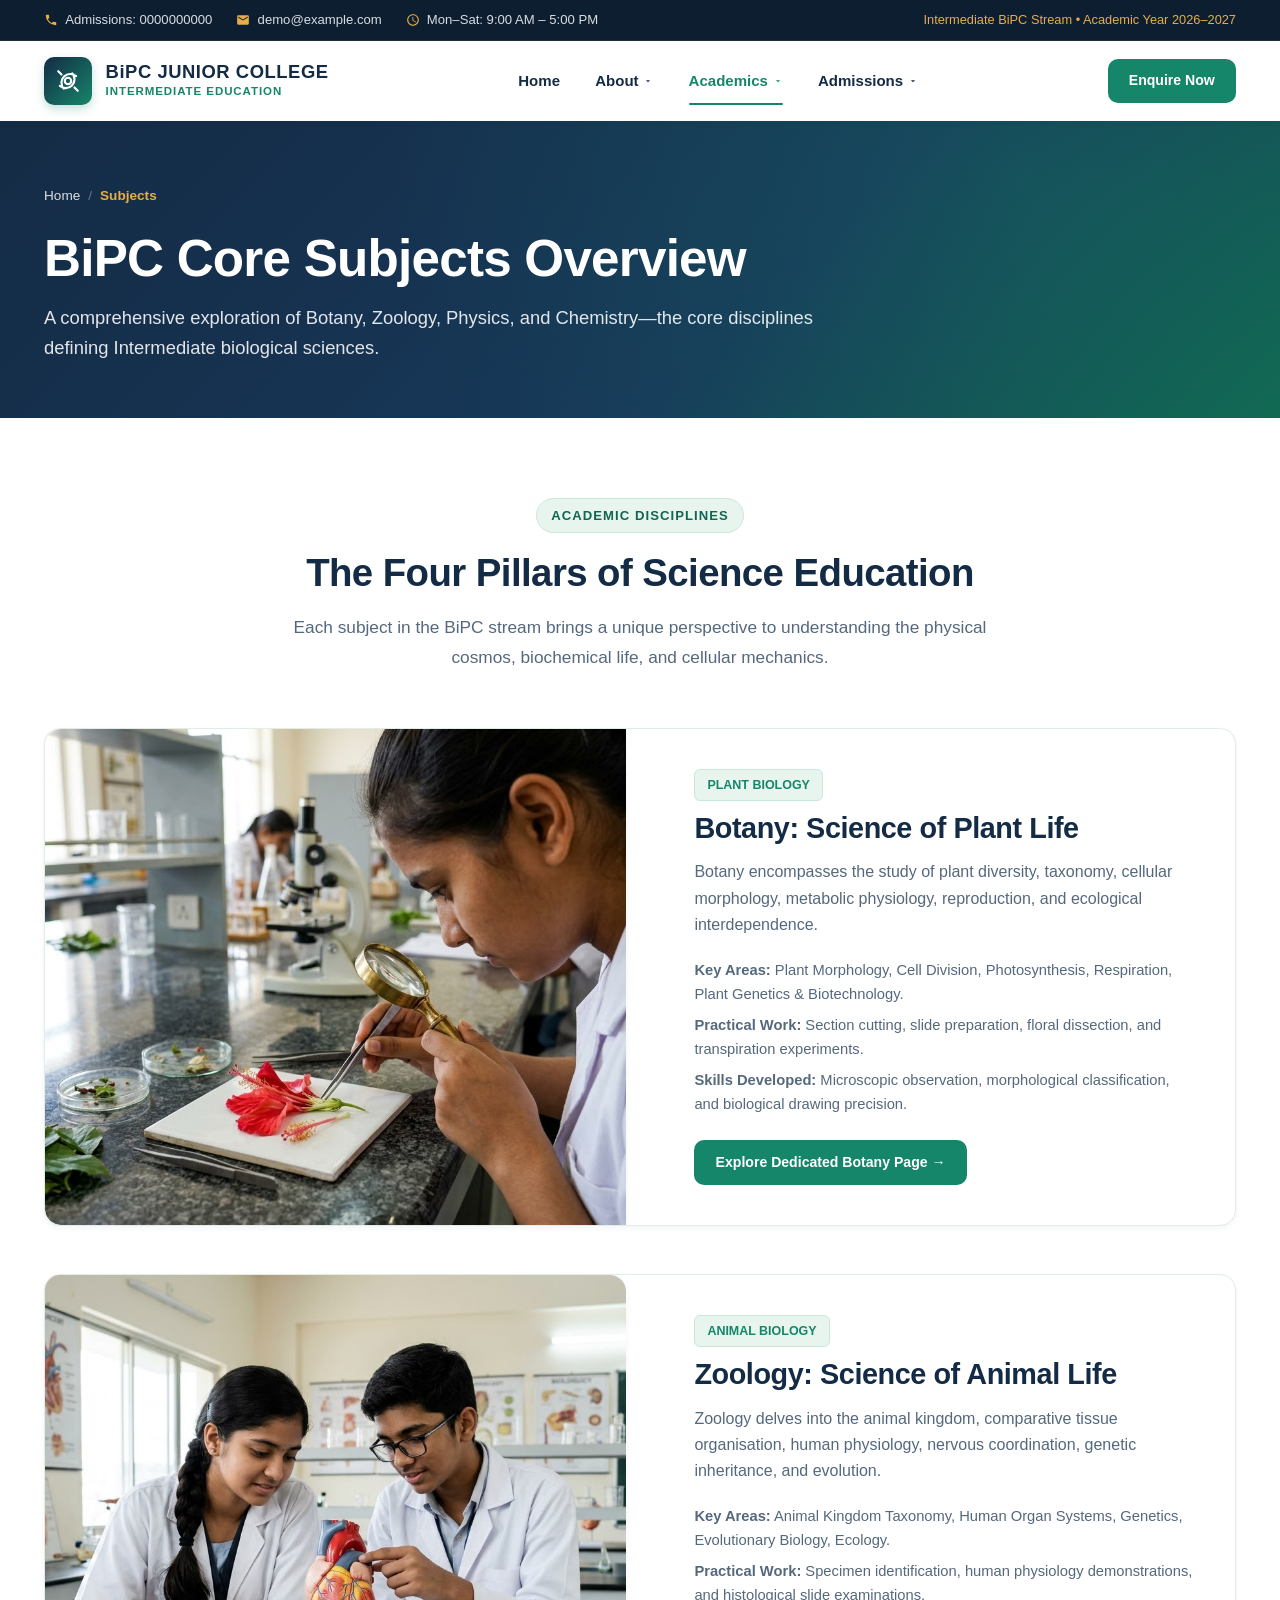
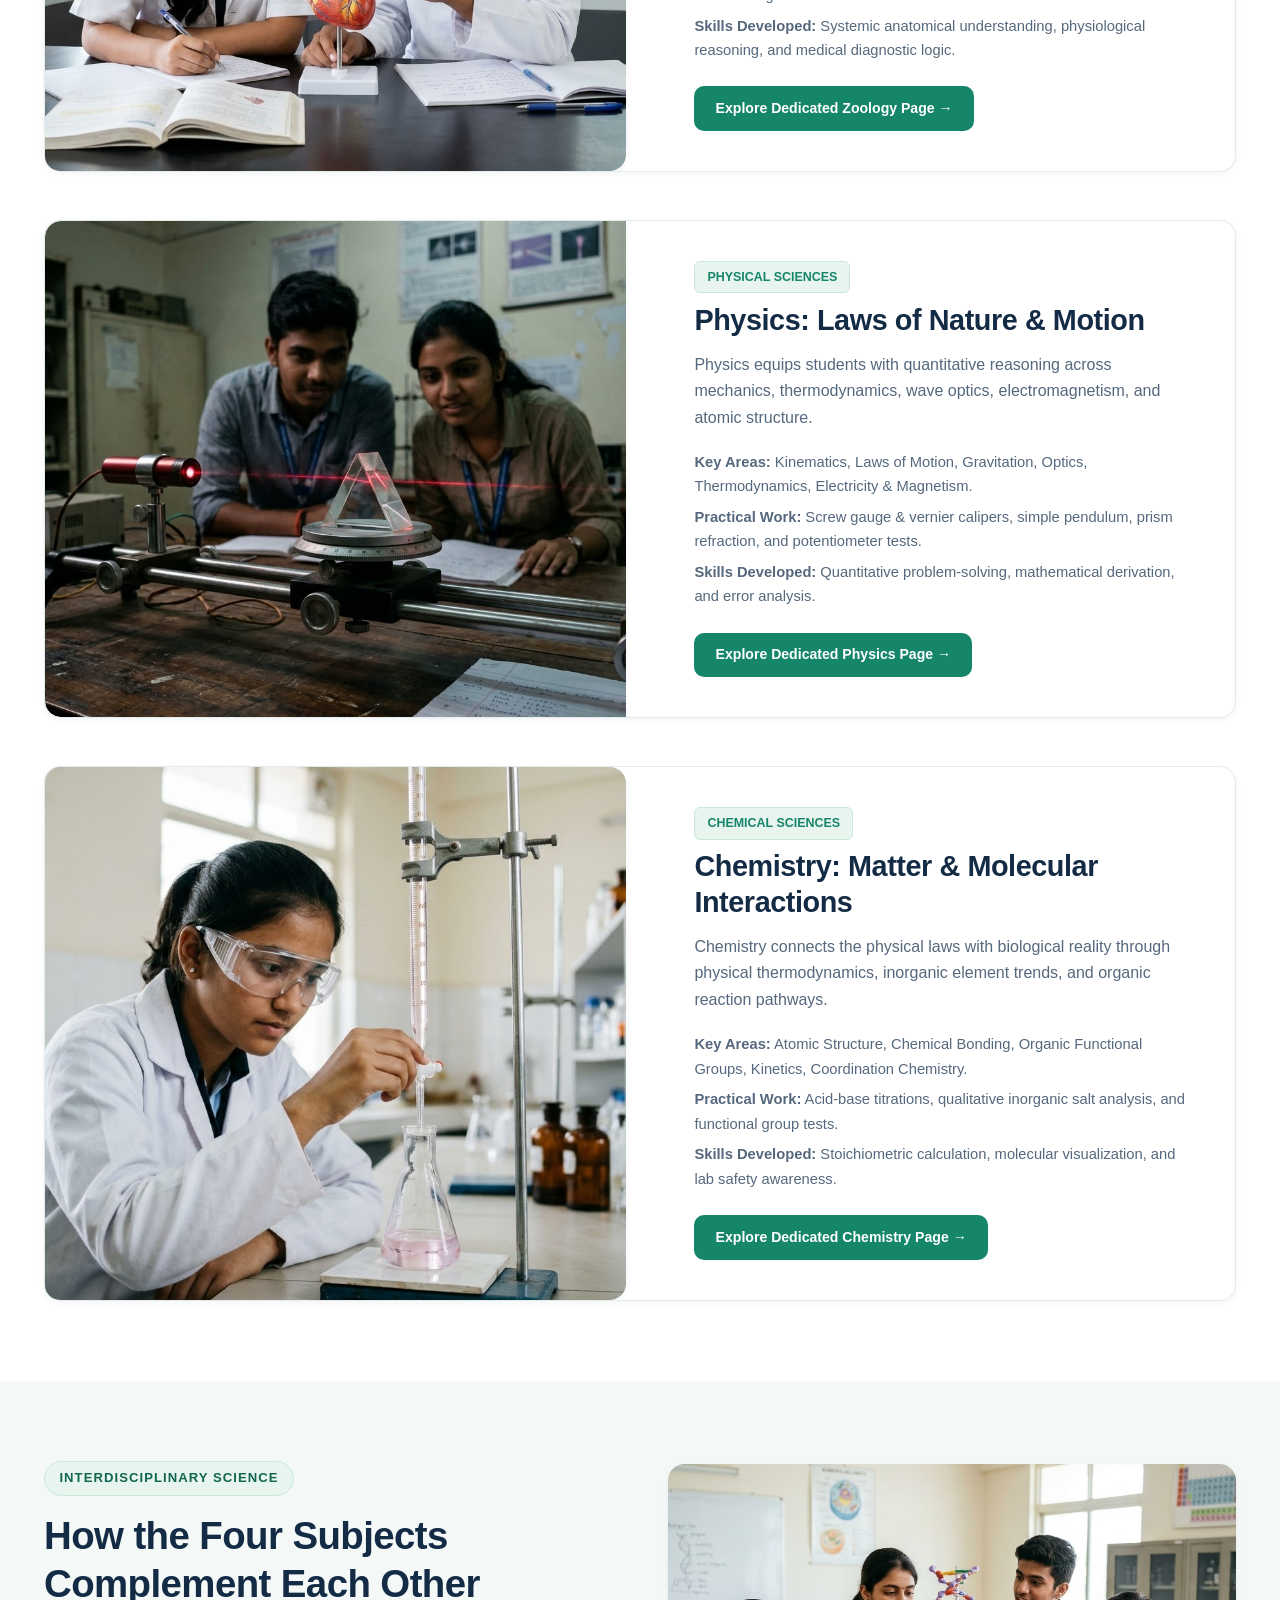
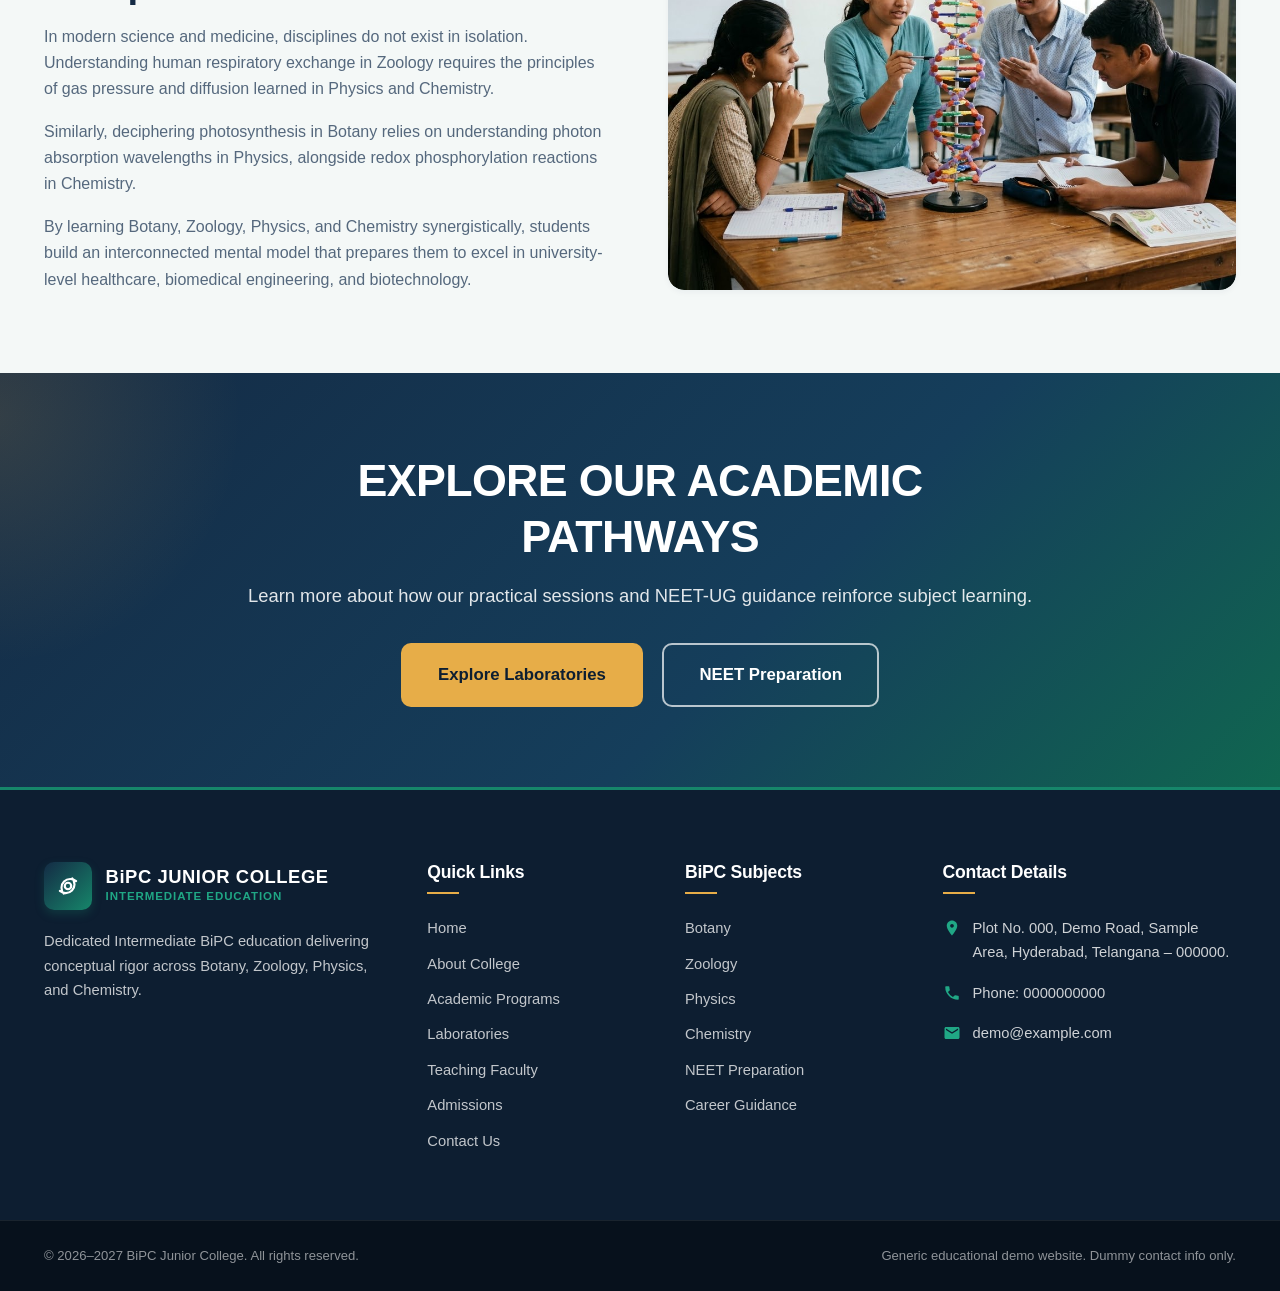
<file: subjects.html>
﻿<!DOCTYPE html>
<html lang="en">
<head>
  <meta charset="UTF-8">
  <meta name="viewport" content="width=device-width, initial-scale=1.0">
  <title>BiPC Subjects Overview | Botany, Zoology, Physics &amp; Chemistry</title>
  <meta name="description" content="Explore the four core academic subjects of Intermediate BiPC: Botany, Zoology, Physics, and Chemistry. Discover syllabus highlights, laboratory skills, and how they complement each other.">
  <link rel="stylesheet" href="assets/css/style.css">
  <link rel="icon" type="image/svg+xml" href="data:image/svg+xml,<svg xmlns='http://www.w3.org/2000/svg' viewBox='0 0 24 24' fill='%2316866A'><path d='M12 2L1 7l11 5 9-4.09V17h2V7L12 2z'/><path d='M3.5 10.5v5c0 3.5 4 6.5 8.5 6.5s8.5-3 8.5-6.5v-5L12 14.5l-8.5-4z'/></svg>">
</head>
<body>

  <!-- Top Bar -->
  <aside class="top-bar" aria-label="Quick Contact Information">
    <div class="container top-bar-inner">
      <div class="top-bar-info">
        <span class="top-bar-item">
          <svg viewBox="0 0 24 24"><path d="M6.62 10.79a15.05 15.05 0 006.59 6.59l2.2-2.2a1 1 0 011.02-.24 11.4 11.4 0 003.58.57 1 1 0 011 1V20a1 1 0 01-1 1A17 17 0 013 4a1 1 0 011-1h3.5a1 1 0 011 1 11.4 11.4 0 00.57 3.58 1 1 0 01-.24 1.02l-2.21 2.19z"/></svg>
          Admissions: 0000000000
        </span>
        <span class="top-bar-item">
          <svg viewBox="0 0 24 24"><path d="M20 4H4c-1.1 0-1.99.9-1.99 2L2 18c0 1.1.9 2 2 2h16c1.1 0 2-.9 2-2V6c0-1.1-.9-2-2-2zm0 4l-8 5-8-5V6l8 5 8-5v2z"/></svg>
          demo@example.com
        </span>
        <span class="top-bar-item">
          <svg viewBox="0 0 24 24"><path d="M11.99 2C6.47 2 2 6.48 2 12s4.47 10 9.99 10C17.52 22 22 17.52 22 12S17.52 2 11.99 2zM12 20c-4.42 0-8-3.58-8-8s3.58-8 8-8 8 3.58 8 8-3.58 8-8 8zm.5-13H11v6l5.25 3.15.75-1.23-4.5-2.67z"/></svg>
          Mon–Sat: 9:00 AM – 5:00 PM
        </span>
      </div>
      <div class="top-bar-notice">
        <span>Intermediate BiPC Stream • Academic Year 2026–2027</span>
      </div>
    </div>
  </aside>

  <!-- Header -->
  <header class="site-header">
    <div class="container">
      <nav class="navbar" aria-label="Main Navigation">
        <a href="index.html" class="brand-logo" aria-label="BiPC Junior College Homepage">
          <div class="logo-symbol" aria-hidden="true">
            <svg viewBox="0 0 24 24"><path d="M4.5 16.5c1.5 1.26 3.5 2 5.5 2 4.42 0 8-3.58 8-8 0-2-.74-4-2-5.5M19.5 7.5C18 6.24 16 5.5 14 5.5c-4.42 0-8 3.58-8 8 0 2 .74 4 2 5.5"/><circle cx="12" cy="12" r="3"/><line x1="3" y1="3" x2="6" y2="6"/><line x1="18" y1="18" x2="21" y2="21"/></svg>
          </div>
          <div class="brand-text">
            <span class="brand-title">BiPC JUNIOR COLLEGE</span>
            <span class="brand-subtitle">Intermediate Education</span>
          </div>
        </a>

                <ul class="nav-menu">
          <li class="nav-item">
            <a href="index.html" class="nav-link">Home</a>
          </li>

          <li class="nav-item has-dropdown">
            <a href="about.html" class="nav-link" aria-haspopup="true">
              About
              <svg class="arrow" viewBox="0 0 24 24" fill="currentColor"><path d="M7 10l5 5 5-5z"/></svg>
            </a>
            <div class="dropdown-menu">
              <a href="about.html" class="dropdown-item">
                <svg viewBox="0 0 24 24"><path d="M12 2L2 7l10 5 10-5-10-5zM2 17l10 5 10-5M2 12l10 5 10-5"/></svg>
                About College
              </a>
              <a href="faculty.html" class="dropdown-item">
                <svg viewBox="0 0 24 24"><path d="M17 21v-2a4 4 0 00-4-4H5a4 4 0 00-4 4v2"/><circle cx="9" cy="7" r="4"/><path d="M23 21v-2a4 4 0 00-3-3.87M16 3.13a4 4 0 010 7.75"/></svg>
                Faculty &amp; Mentors
              </a>
              <a href="campus-life.html" class="dropdown-item">
                <svg viewBox="0 0 24 24"><path d="M12 2l3.09 6.26L22 9.27l-5 4.87 1.18 6.88L12 17.77l-6.18 3.25L7 14.14 2 9.27l6.91-1.01L12 2z"/></svg>
                Campus Life
              </a>
            </div>
          </li>

          <li class="nav-item has-dropdown">
            <a href="academics.html" class="nav-link active" aria-haspopup="true">
              Academics
              <svg class="arrow" viewBox="0 0 24 24" fill="currentColor"><path d="M7 10l5 5 5-5z"/></svg>
            </a>
            <div class="dropdown-menu dropdown-academics">
              <a href="academics.html" class="dropdown-item">
                <svg viewBox="0 0 24 24"><path d="M2 3h6a4 4 0 014 4v14a3 3 0 00-3-3H2z"/><path d="M22 3h-6a4 4 0 00-4 4v14a3 3 0 013-3h7z"/></svg>
                Academic Programs
              </a>
              <a href="subjects.html" class="dropdown-item active">
                <svg viewBox="0 0 24 24"><rect x="3" y="3" width="7" height="7"/><rect x="14" y="3" width="7" height="7"/><rect x="14" y="14" width="7" height="7"/><rect x="3" y="14" width="7" height="7"/></svg>
                BiPC Subjects Overview
              </a>
              <div class="dropdown-divider"></div>
              <div class="dropdown-header">BiPC Core Subjects</div>
              <a href="botany.html" class="dropdown-item">
                <svg viewBox="0 0 24 24"><path d="M12 22V12M12 12C9 12 5 10 5 4c6 0 7 6 7 8zm0 0c3 0 7-2 7-8-6 0-7 6-7 8z"/></svg>
                Botany
              </a>
              <a href="zoology.html" class="dropdown-item">
                <svg viewBox="0 0 24 24"><path d="M12 2a5 5 0 015 5c0 4-5 9-5 9s-5-5-5-9a5 5 0 015-5z"/><circle cx="12" cy="7" r="1.5"/></svg>
                Zoology
              </a>
              <a href="physics.html" class="dropdown-item">
                <svg viewBox="0 0 24 24"><circle cx="12" cy="12" r="4"/><path d="M3 12h3M18 12h3M12 3v3M12 18v3"/></svg>
                Physics
              </a>
              <a href="chemistry.html" class="dropdown-item">
                <svg viewBox="0 0 24 24"><path d="M9 3h6v3l4 8v5a2 2 0 01-2 2H7a2 2 0 01-2-2v-5l4-8V3z"/></svg>
                Chemistry
              </a>
              <div class="dropdown-divider"></div>
              <a href="laboratories.html" class="dropdown-item">
                <svg viewBox="0 0 24 24"><path d="M10 2v7.31L4.2 19.46A2 2 0 005.9 22h12.2a2 2 0 001.7-2.54L14 9.31V2"/></svg>
                Laboratories
              </a>
              <a href="neet-preparation.html" class="dropdown-item">
                <svg viewBox="0 0 24 24"><circle cx="12" cy="12" r="10"/><circle cx="12" cy="12" r="6"/><circle cx="12" cy="12" r="2"/></svg>
                NEET Preparation
              </a>
            </div>
          </li>

          <li class="nav-item has-dropdown">
            <a href="admissions.html" class="nav-link" aria-haspopup="true">
              Admissions
              <svg class="arrow" viewBox="0 0 24 24" fill="currentColor"><path d="M7 10l5 5 5-5z"/></svg>
            </a>
            <div class="dropdown-menu">
              <a href="admissions.html" class="dropdown-item">
                <svg viewBox="0 0 24 24"><path d="M9 11l3 3L22 4"/><path d="M21 12v7a2 2 0 01-2 2H5a2 2 0 01-2-2V5a2 2 0 012-2h11"/></svg>
                Admissions Process
              </a>
              <a href="career-guidance.html" class="dropdown-item">
                <svg viewBox="0 0 24 24"><circle cx="12" cy="12" r="10"/><polygon points="16.24 7.76 14.12 14.12 7.76 16.24 9.88 9.88 16.24 7.76"/></svg>
                Career Opportunities
              </a>
              <a href="contact.html" class="dropdown-item">
                <svg viewBox="0 0 24 24"><path d="M22 16.92v3a2 2 0 01-2.18 2 19.79 19.79 0 01-8.63-3.07 19.5 19.5 0 01-6-6 19.79 19.79 0 01-3.07-8.67A2 2 0 014.11 2h3a2 2 0 012 1.72 12.84 12.84 0 00.7 2.81 2 2 0 01-.45 2.11L8.09 9.91a16 16 0 006 6l1.27-1.27a2 2 0 012.11-.45 12.84 12.84 0 002.81.7A2 2 0 0122 16.92z"/></svg>
                Contact Us
              </a>
            </div>
          </li>
        </ul>

        <div class="header-cta">
          <a href="contact.html" class="btn btn-primary btn-sm">Enquire Now</a>
        </div>

        <button class="mobile-toggle" aria-label="Toggle navigation menu" aria-expanded="false">
          <svg viewBox="0 0 24 24"><path d="M3 18h18v-2H3v2zm0-5h18v-2H3v2zm0-7v2h18V6H3z"/></svg>
        </button>
      </nav>
    </div>
  </header>

  <!-- Page Banner -->
  <section class="page-banner">
    <div class="container">
      <div class="page-banner-content">
        <nav class="breadcrumb-nav" aria-label="Breadcrumb">
          <div class="breadcrumb">
            <a href="index.html">Home</a>
            <span class="breadcrumb-sep">/</span>
            <span class="breadcrumb-current">Subjects</span>
          </div>
        </nav>
        <h1>BiPC Core Subjects Overview</h1>
        <p>A comprehensive exploration of Botany, Zoology, Physics, and Chemistry—the core disciplines defining Intermediate biological sciences.</p>
      </div>
    </div>
  </section>

  <main>
    <!-- Section 1: Intro -->
    <section class="section bg-white">
      <div class="container">
        <div class="section-header">
          <span class="section-tag">Academic Disciplines</span>
          <h2 class="section-title">The Four Pillars of Science Education</h2>
          <p class="section-desc">Each subject in the BiPC stream brings a unique perspective to understanding the physical cosmos, biochemical life, and cellular mechanics.</p>
        </div>

        <!-- 4 Detailed Cards -->
        <div style="display: flex; flex-direction: column; gap: 3rem;">
          
          <!-- Card 1: Botany -->
          <div class="card" style="padding: 0;">
            <div class="grid grid-2" style="align-items: center;">
              <div class="img-frame" style="min-height: 350px; height: 100%; border-radius: var(--radius-lg) 0 0 var(--radius-lg);">
                <img src="images/botany-learning.jpeg" alt="Botany Classroom and Flora" class="site-img" loading="lazy">
              </div>
              <div style="padding: 2.5rem;">
                <span class="badge" style="margin-bottom: 0.6rem;">Plant Biology</span>
                <h3 style="font-size: 1.8rem; margin-bottom: 0.8rem;">Botany: Science of Plant Life</h3>
                <p style="margin-bottom: 1.2rem;">Botany encompasses the study of plant diversity, taxonomy, cellular morphology, metabolic physiology, reproduction, and ecological interdependence.</p>
                
                <div style="margin-bottom: 1.5rem; font-size: 0.92rem;">
                  <p style="margin-bottom: 0.4rem;"><strong>Key Areas:</strong> Plant Morphology, Cell Division, Photosynthesis, Respiration, Plant Genetics &amp; Biotechnology.</p>
                  <p style="margin-bottom: 0.4rem;"><strong>Practical Work:</strong> Section cutting, slide preparation, floral dissection, and transpiration experiments.</p>
                  <p style="margin-bottom: 0;"><strong>Skills Developed:</strong> Microscopic observation, morphological classification, and biological drawing precision.</p>
                </div>

                <a href="botany.html" class="btn btn-primary btn-sm">Explore Dedicated Botany Page →</a>
              </div>
            </div>
          </div>

          <!-- Card 2: Zoology -->
          <div class="card" style="padding: 0;">
            <div class="grid grid-2" style="align-items: center;">
              <div style="padding: 2.5rem; order: 2;">
                <span class="badge" style="margin-bottom: 0.6rem;">Animal Biology</span>
                <h3 style="font-size: 1.8rem; margin-bottom: 0.8rem;">Zoology: Science of Animal Life</h3>
                <p style="margin-bottom: 1.2rem;">Zoology delves into the animal kingdom, comparative tissue organisation, human physiology, nervous coordination, genetic inheritance, and evolution.</p>
                
                <div style="margin-bottom: 1.5rem; font-size: 0.92rem;">
                  <p style="margin-bottom: 0.4rem;"><strong>Key Areas:</strong> Animal Kingdom Taxonomy, Human Organ Systems, Genetics, Evolutionary Biology, Ecology.</p>
                  <p style="margin-bottom: 0.4rem;"><strong>Practical Work:</strong> Specimen identification, human physiology demonstrations, and histological slide examinations.</p>
                  <p style="margin-bottom: 0;"><strong>Skills Developed:</strong> Systemic anatomical understanding, physiological reasoning, and medical diagnostic logic.</p>
                </div>

                <a href="zoology.html" class="btn btn-primary btn-sm">Explore Dedicated Zoology Page →</a>
              </div>
              <div class="img-frame" style="min-height: 350px; height: 100%; border-radius: 0 var(--radius-lg) var(--radius-lg) 0; order: 1;">
                <img src="images/zoology-learning.jpeg" alt="Zoology and Human Anatomy" class="site-img" loading="lazy">
              </div>
            </div>
          </div>

          <!-- Card 3: Physics -->
          <div class="card" style="padding: 0;">
            <div class="grid grid-2" style="align-items: center;">
              <div class="img-frame" style="min-height: 350px; height: 100%; border-radius: var(--radius-lg) 0 0 var(--radius-lg);">
                <img src="images/physics-classroom.jpeg" alt="Physics Mechanics and Optics" class="site-img" loading="lazy">
              </div>
              <div style="padding: 2.5rem;">
                <span class="badge" style="margin-bottom: 0.6rem;">Physical Sciences</span>
                <h3 style="font-size: 1.8rem; margin-bottom: 0.8rem;">Physics: Laws of Nature &amp; Motion</h3>
                <p style="margin-bottom: 1.2rem;">Physics equips students with quantitative reasoning across mechanics, thermodynamics, wave optics, electromagnetism, and atomic structure.</p>
                
                <div style="margin-bottom: 1.5rem; font-size: 0.92rem;">
                  <p style="margin-bottom: 0.4rem;"><strong>Key Areas:</strong> Kinematics, Laws of Motion, Gravitation, Optics, Thermodynamics, Electricity &amp; Magnetism.</p>
                  <p style="margin-bottom: 0.4rem;"><strong>Practical Work:</strong> Screw gauge &amp; vernier calipers, simple pendulum, prism refraction, and potentiometer tests.</p>
                  <p style="margin-bottom: 0;"><strong>Skills Developed:</strong> Quantitative problem-solving, mathematical derivation, and error analysis.</p>
                </div>

                <a href="physics.html" class="btn btn-primary btn-sm">Explore Dedicated Physics Page →</a>
              </div>
            </div>
          </div>

          <!-- Card 4: Chemistry -->
          <div class="card" style="padding: 0;">
            <div class="grid grid-2" style="align-items: center;">
              <div style="padding: 2.5rem; order: 2;">
                <span class="badge" style="margin-bottom: 0.6rem;">Chemical Sciences</span>
                <h3 style="font-size: 1.8rem; margin-bottom: 0.8rem;">Chemistry: Matter &amp; Molecular Interactions</h3>
                <p style="margin-bottom: 1.2rem;">Chemistry connects the physical laws with biological reality through physical thermodynamics, inorganic element trends, and organic reaction pathways.</p>
                
                <div style="margin-bottom: 1.5rem; font-size: 0.92rem;">
                  <p style="margin-bottom: 0.4rem;"><strong>Key Areas:</strong> Atomic Structure, Chemical Bonding, Organic Functional Groups, Kinetics, Coordination Chemistry.</p>
                  <p style="margin-bottom: 0.4rem;"><strong>Practical Work:</strong> Acid-base titrations, qualitative inorganic salt analysis, and functional group tests.</p>
                  <p style="margin-bottom: 0;"><strong>Skills Developed:</strong> Stoichiometric calculation, molecular visualization, and lab safety awareness.</p>
                </div>

                <a href="chemistry.html" class="btn btn-primary btn-sm">Explore Dedicated Chemistry Page →</a>
              </div>
              <div class="img-frame" style="min-height: 350px; height: 100%; border-radius: 0 var(--radius-lg) var(--radius-lg) 0; order: 1;">
                <img src="images/chemistry-classroom.jpeg" alt="Chemistry Reactions and Laboratory" class="site-img" loading="lazy">
              </div>
            </div>
          </div>

        </div>
      </div>
    </section>

    <!-- Section 2: How All Four Subjects Complement Each Other -->
    <section class="section bg-light">
      <div class="container">
        <div class="grid grid-2" style="align-items: center; gap: 3.5rem;">
          <div>
            <span class="section-tag">Interdisciplinary Science</span>
            <h2 class="section-title">How the Four Subjects Complement Each Other</h2>
            <p>
              In modern science and medicine, disciplines do not exist in isolation. Understanding human respiratory exchange in Zoology requires the principles of gas pressure and diffusion learned in Physics and Chemistry.
            </p>
            <p>
              Similarly, deciphering photosynthesis in Botany relies on understanding photon absorption wavelengths in Physics, alongside redox phosphorylation reactions in Chemistry.
            </p>
            <p>
              By learning Botany, Zoology, Physics, and Chemistry synergistically, students build an interconnected mental model that prepares them to excel in university-level healthcare, biomedical engineering, and biotechnology.
            </p>
          </div>

          <div>
            <div class="img-frame ratio-4-3" style="min-height: 320px;">
              <img src="images/biology-classroom.jpeg" alt="Interdisciplinary Science Discussion" class="site-img" loading="lazy">
            </div>
          </div>
        </div>
      </div>
    </section>

    <!-- CTA -->
    <section class="cta-banner">
      <div class="container">
        <div class="cta-banner-content">
          <h2>EXPLORE OUR ACADEMIC PATHWAYS</h2>
          <p>Learn more about how our practical sessions and NEET-UG guidance reinforce subject learning.</p>
          <div class="cta-actions">
            <a href="laboratories.html" class="btn btn-gold btn-lg">Explore Laboratories</a>
            <a href="neet-preparation.html" class="btn btn-outline-white btn-lg">NEET Preparation</a>
          </div>
        </div>
      </div>
    </section>
  </main>

  <!-- Footer -->
  <footer class="site-footer" aria-label="Site Footer">
    <div class="footer-top">
      <div class="container">
        <div class="footer-grid">
          <div class="footer-col footer-about">
            <div class="brand-logo" style="margin-bottom: 1.2rem;">
              <div class="logo-symbol" aria-hidden="true"><svg viewBox="0 0 24 24"><path d="M4.5 16.5c1.5 1.26 3.5 2 5.5 2 4.42 0 8-3.58 8-8 0-2-.74-4-2-5.5M19.5 7.5C18 6.24 16 5.5 14 5.5c-4.42 0-8 3.58-8 8 0 2 .74 4 2 5.5"/><circle cx="12" cy="12" r="3"/></svg></div>
              <div class="brand-text">
                <span class="brand-title" style="color: var(--white);">BiPC JUNIOR COLLEGE</span>
                <span class="brand-subtitle" style="color: var(--medical-green-light);">Intermediate Education</span>
              </div>
            </div>
            <p>Dedicated Intermediate BiPC education delivering conceptual rigor across Botany, Zoology, Physics, and Chemistry.</p>
          </div>

          <div class="footer-col">
            <h4>Quick Links</h4>
            <ul class="footer-links">
              <li><a href="index.html">Home</a></li>
              <li><a href="about.html">About College</a></li>
              <li><a href="academics.html">Academic Programs</a></li>
              <li><a href="laboratories.html">Laboratories</a></li>
              <li><a href="faculty.html">Teaching Faculty</a></li>
              <li><a href="admissions.html">Admissions</a></li>
              <li><a href="contact.html">Contact Us</a></li>
            </ul>
          </div>

          <div class="footer-col">
            <h4>BiPC Subjects</h4>
            <ul class="footer-links">
              <li><a href="botany.html">Botany</a></li>
              <li><a href="zoology.html">Zoology</a></li>
              <li><a href="physics.html">Physics</a></li>
              <li><a href="chemistry.html">Chemistry</a></li>
              <li><a href="neet-preparation.html">NEET Preparation</a></li>
              <li><a href="career-guidance.html">Career Guidance</a></li>
            </ul>
          </div>

          <div class="footer-col footer-contact">
            <h4>Contact Details</h4>
            <ul>
              <li>
                <svg viewBox="0 0 24 24"><path d="M12 2C8.13 2 5 5.13 5 9c0 5.25 7 13 7 13s7-7.75 7-13c0-3.87-3.13-7-7-7zm0 9.5c-1.38 0-2.5-1.12-2.5-2.5s1.12-2.5 2.5-2.5 2.5 1.12 2.5 2.5-1.12 2.5-2.5 2.5z"/></svg>
                <span>Plot No. 000, Demo Road, Sample Area, Hyderabad, Telangana – 000000.</span>
              </li>
              <li>
                <svg viewBox="0 0 24 24"><path d="M6.62 10.79a15.05 15.05 0 006.59 6.59l2.2-2.2a1 1 0 011.02-.24 11.4 11.4 0 003.58.57 1 1 0 011 1V20a1 1 0 01-1 1A17 17 0 013 4a1 1 0 011-1h3.5a1 1 0 011 1 11.4 11.4 0 00.57 3.58 1 1 0 01-.24 1.02l-2.21 2.19z"/></svg>
                <span>Phone: 0000000000</span>
              </li>
              <li>
                <svg viewBox="0 0 24 24"><path d="M20 4H4c-1.1 0-1.99.9-1.99 2L2 18c0 1.1.9 2 2 2h16c1.1 0 2-.9 2-2V6c0-1.1-.9-2-2-2zm0 4l-8 5-8-5V6l8 5 8-5v2z"/></svg>
                <span>demo@example.com</span>
              </li>
            </ul>
          </div>
        </div>
      </div>
    </div>

    <div class="footer-bottom">
      <div class="container footer-bottom-inner">
        <div>© 2026–2027 BiPC Junior College. All rights reserved.</div>
        <div>Generic educational demo website. Dummy contact info only.</div>
      </div>
    </div>
  </footer>

  <button class="scroll-top-btn" aria-label="Scroll to top of page">
    <svg viewBox="0 0 24 24"><path d="M18 15l-6-6-6 6"/></svg>
  </button>

  <script src="assets/js/script.js"></script>
</body>
</html>
</file>
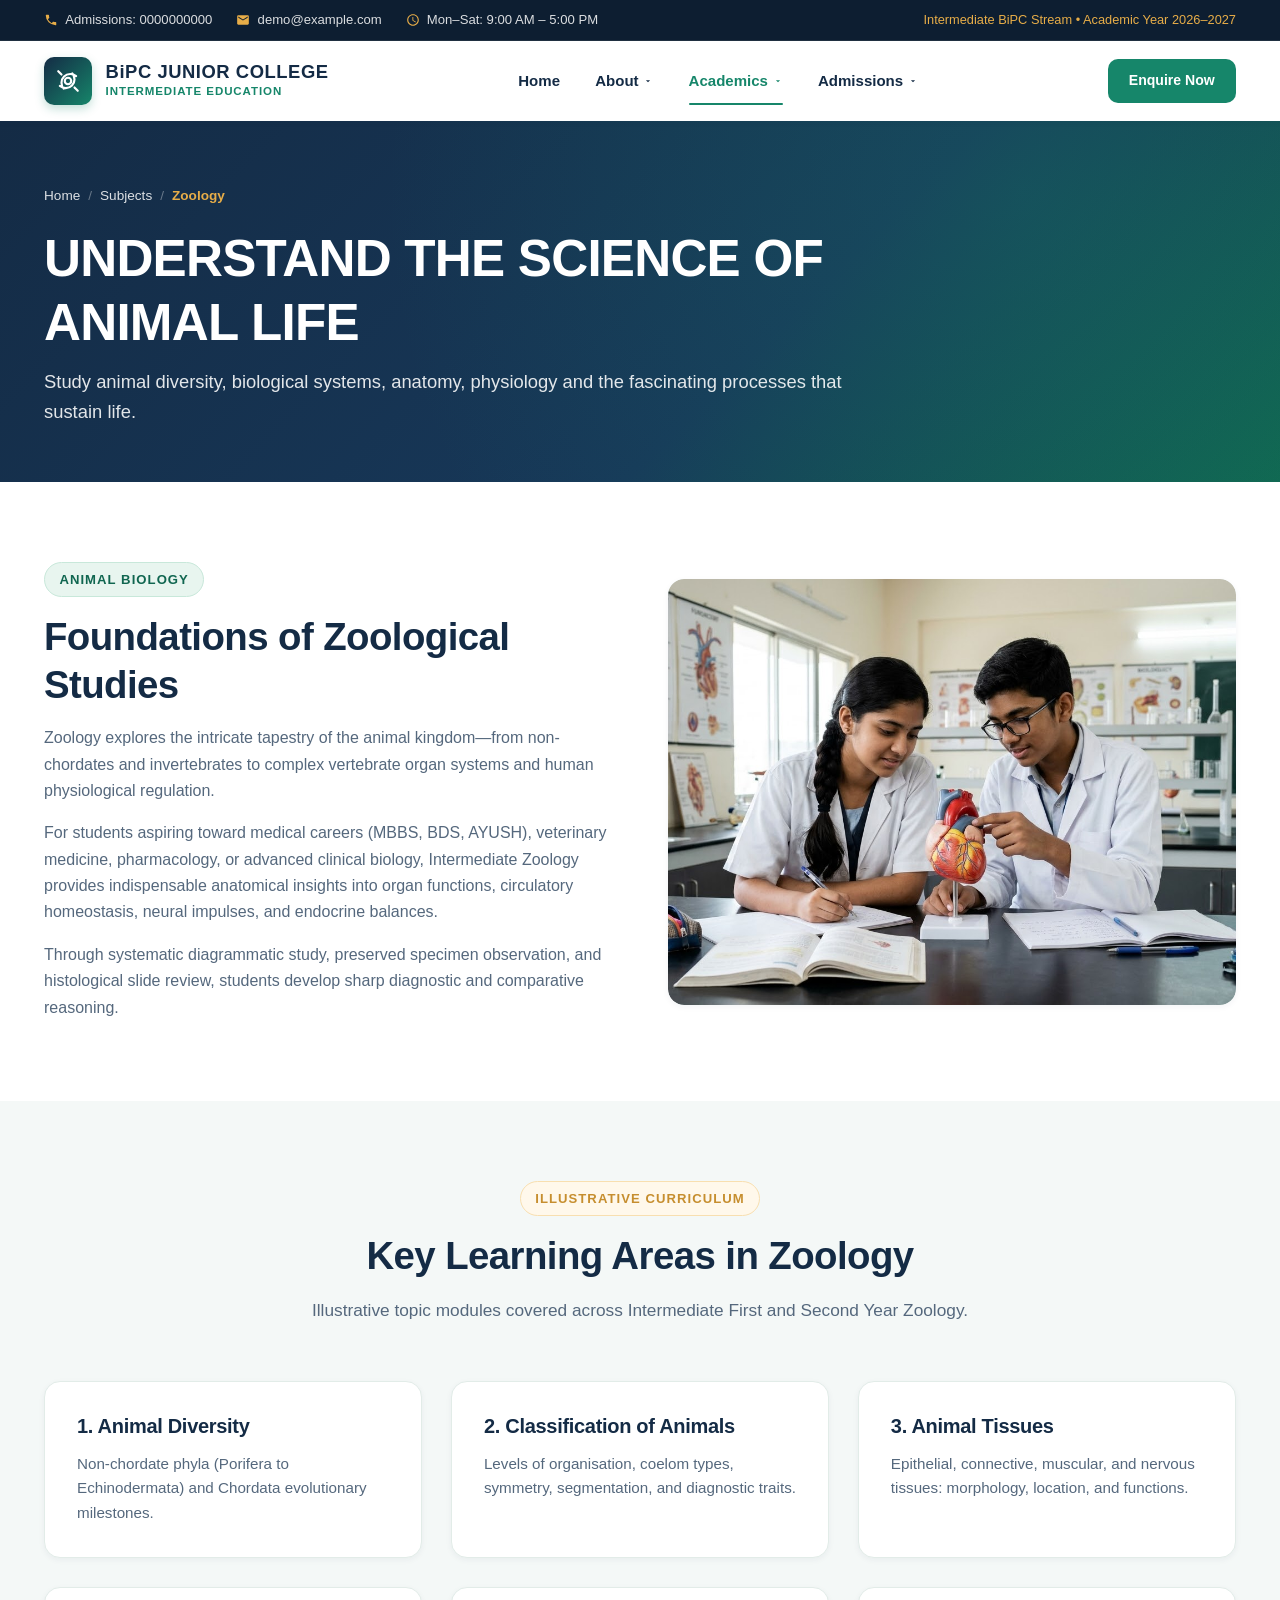
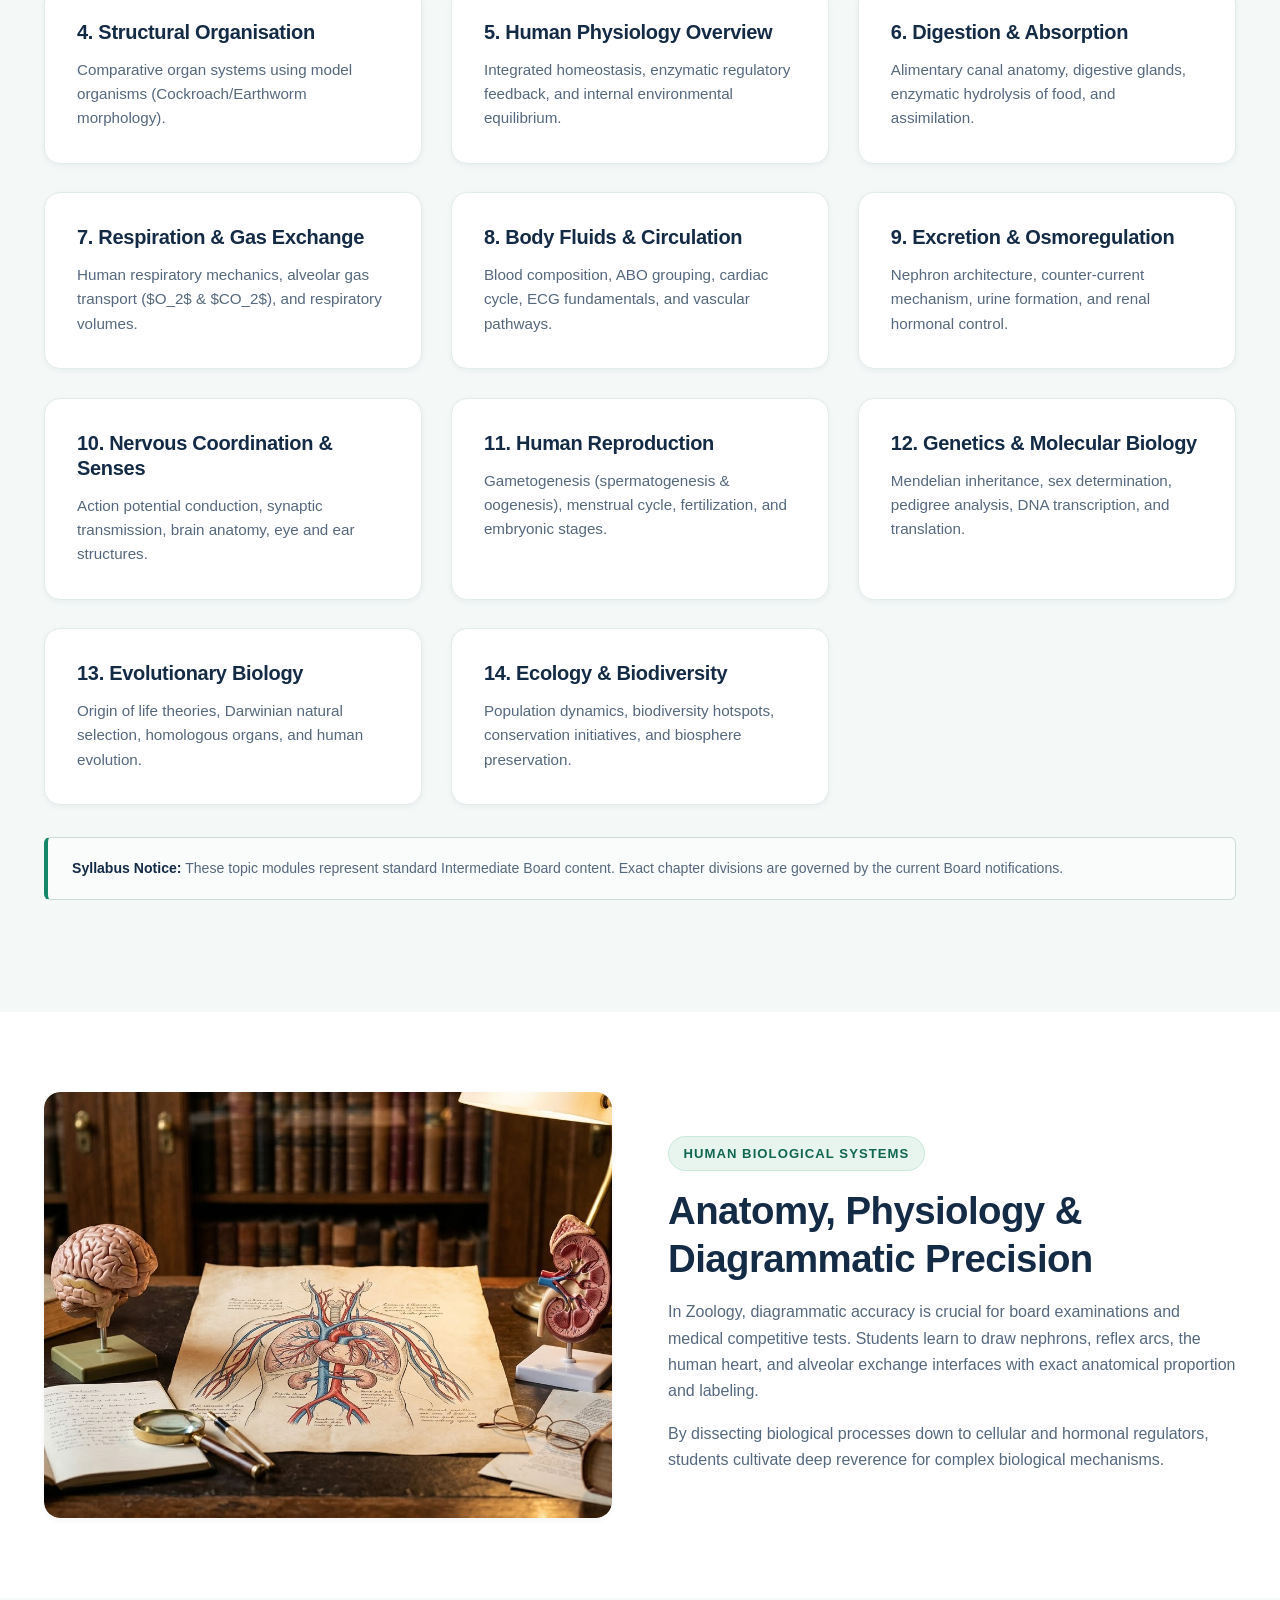
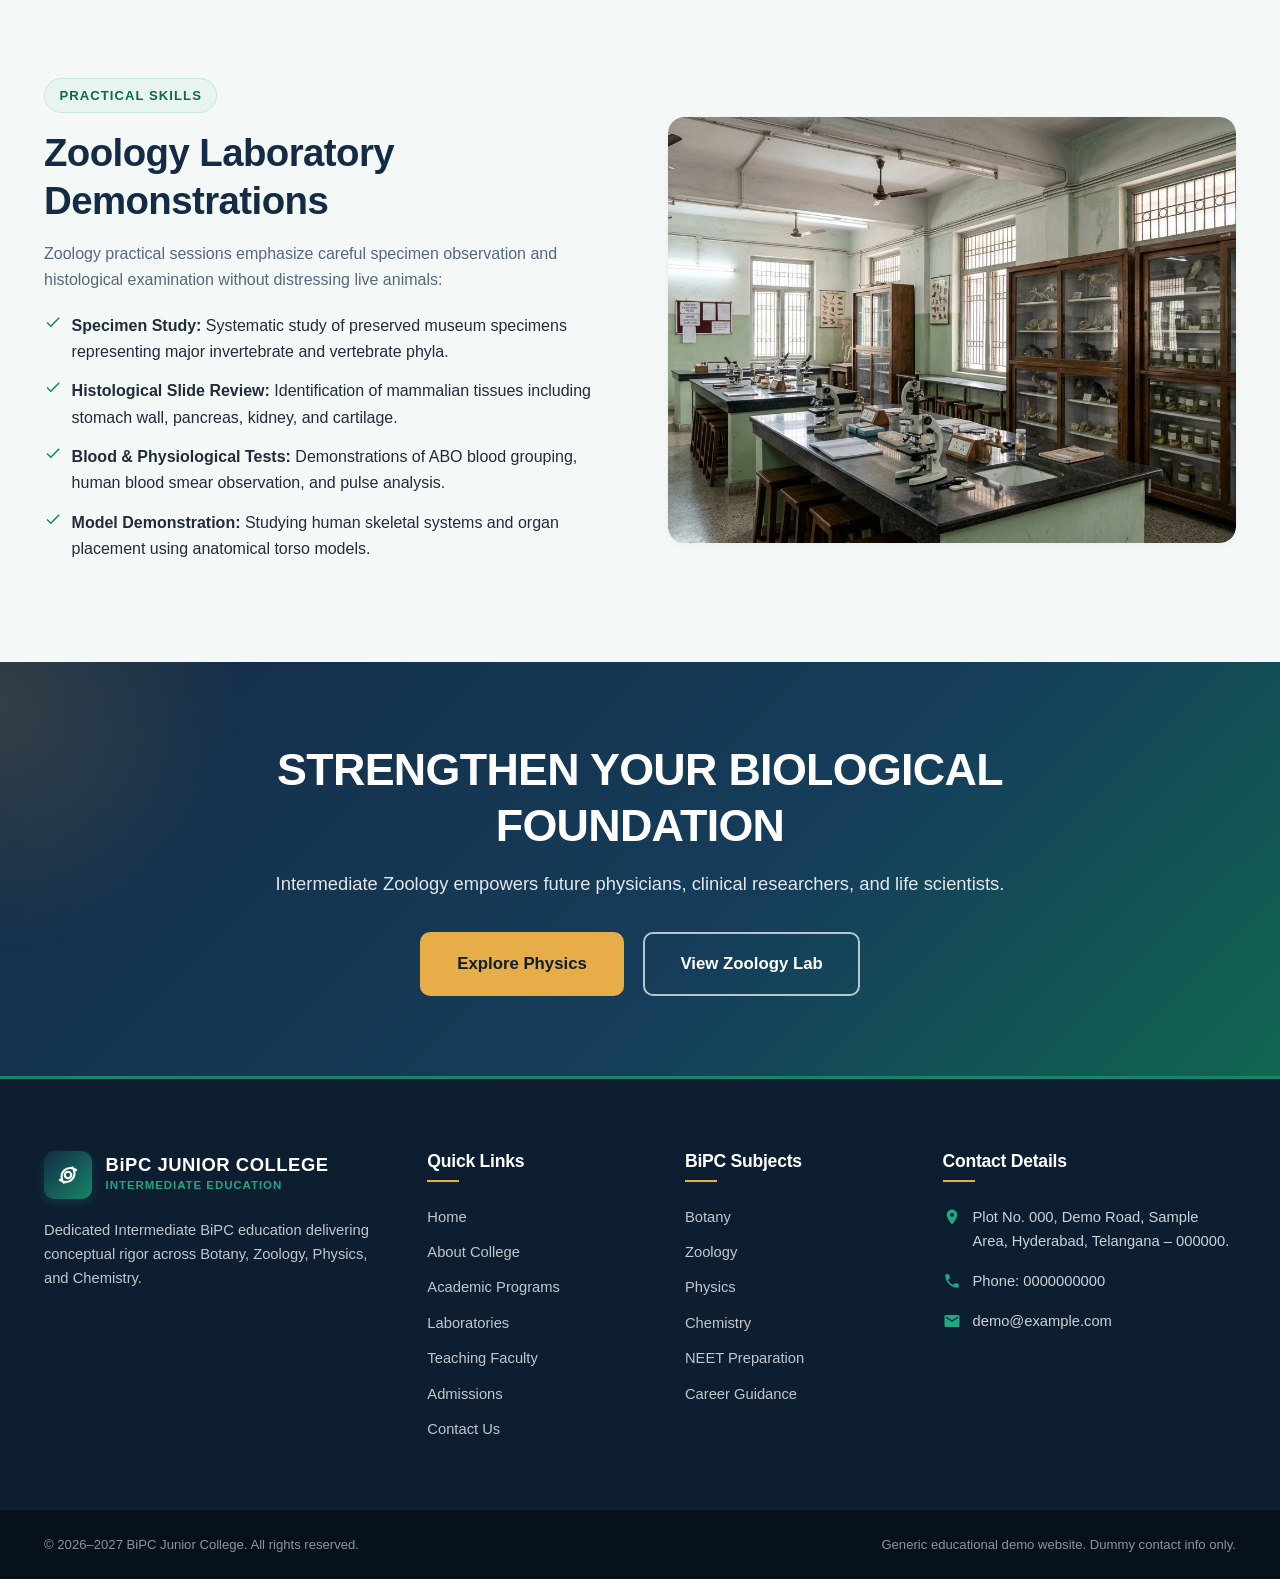
<file: zoology.html>
﻿<!DOCTYPE html>
<html lang="en">
<head>
  <meta charset="UTF-8">
  <meta name="viewport" content="width=device-width, initial-scale=1.0">
  <title>Zoology | BiPC Junior College — Animal Biology &amp; Human Physiology</title>
  <meta name="description" content="Study Intermediate Zoology: Animal taxonomy, animal tissues, comprehensive human physiology, genetics, evolution, and practical biological microscopy.">
  <link rel="stylesheet" href="assets/css/style.css">
  <link rel="icon" type="image/svg+xml" href="data:image/svg+xml,<svg xmlns='http://www.w3.org/2000/svg' viewBox='0 0 24 24' fill='%2316866A'><path d='M12 2L1 7l11 5 9-4.09V17h2V7L12 2z'/><path d='M3.5 10.5v5c0 3.5 4 6.5 8.5 6.5s8.5-3 8.5-6.5v-5L12 14.5l-8.5-4z'/></svg>">
</head>
<body>

  <!-- Top Bar -->
  <aside class="top-bar" aria-label="Quick Contact Information">
    <div class="container top-bar-inner">
      <div class="top-bar-info">
        <span class="top-bar-item">
          <svg viewBox="0 0 24 24"><path d="M6.62 10.79a15.05 15.05 0 006.59 6.59l2.2-2.2a1 1 0 011.02-.24 11.4 11.4 0 003.58.57 1 1 0 011 1V20a1 1 0 01-1 1A17 17 0 013 4a1 1 0 011-1h3.5a1 1 0 011 1 11.4 11.4 0 00.57 3.58 1 1 0 01-.24 1.02l-2.21 2.19z"/></svg>
          Admissions: 0000000000
        </span>
        <span class="top-bar-item">
          <svg viewBox="0 0 24 24"><path d="M20 4H4c-1.1 0-1.99.9-1.99 2L2 18c0 1.1.9 2 2 2h16c1.1 0 2-.9 2-2V6c0-1.1-.9-2-2-2zm0 4l-8 5-8-5V6l8 5 8-5v2z"/></svg>
          demo@example.com
        </span>
        <span class="top-bar-item">
          <svg viewBox="0 0 24 24"><path d="M11.99 2C6.47 2 2 6.48 2 12s4.47 10 9.99 10C17.52 22 22 17.52 22 12S17.52 2 11.99 2zM12 20c-4.42 0-8-3.58-8-8s3.58-8 8-8 8 3.58 8 8-3.58 8-8 8zm.5-13H11v6l5.25 3.15.75-1.23-4.5-2.67z"/></svg>
          Mon–Sat: 9:00 AM – 5:00 PM
        </span>
      </div>
      <div class="top-bar-notice">
        <span>Intermediate BiPC Stream • Academic Year 2026–2027</span>
      </div>
    </div>
  </aside>

  <!-- Header -->
  <header class="site-header">
    <div class="container">
      <nav class="navbar" aria-label="Main Navigation">
        <a href="index.html" class="brand-logo" aria-label="BiPC Junior College Homepage">
          <div class="logo-symbol" aria-hidden="true">
            <svg viewBox="0 0 24 24"><path d="M4.5 16.5c1.5 1.26 3.5 2 5.5 2 4.42 0 8-3.58 8-8 0-2-.74-4-2-5.5M19.5 7.5C18 6.24 16 5.5 14 5.5c-4.42 0-8 3.58-8 8 0 2 .74 4 2 5.5"/><circle cx="12" cy="12" r="3"/><line x1="3" y1="3" x2="6" y2="6"/><line x1="18" y1="18" x2="21" y2="21"/></svg>
          </div>
          <div class="brand-text">
            <span class="brand-title">BiPC JUNIOR COLLEGE</span>
            <span class="brand-subtitle">Intermediate Education</span>
          </div>
        </a>

                <ul class="nav-menu">
          <li class="nav-item">
            <a href="index.html" class="nav-link">Home</a>
          </li>

          <li class="nav-item has-dropdown">
            <a href="about.html" class="nav-link" aria-haspopup="true">
              About
              <svg class="arrow" viewBox="0 0 24 24" fill="currentColor"><path d="M7 10l5 5 5-5z"/></svg>
            </a>
            <div class="dropdown-menu">
              <a href="about.html" class="dropdown-item">
                <svg viewBox="0 0 24 24"><path d="M12 2L2 7l10 5 10-5-10-5zM2 17l10 5 10-5M2 12l10 5 10-5"/></svg>
                About College
              </a>
              <a href="faculty.html" class="dropdown-item">
                <svg viewBox="0 0 24 24"><path d="M17 21v-2a4 4 0 00-4-4H5a4 4 0 00-4 4v2"/><circle cx="9" cy="7" r="4"/><path d="M23 21v-2a4 4 0 00-3-3.87M16 3.13a4 4 0 010 7.75"/></svg>
                Faculty &amp; Mentors
              </a>
              <a href="campus-life.html" class="dropdown-item">
                <svg viewBox="0 0 24 24"><path d="M12 2l3.09 6.26L22 9.27l-5 4.87 1.18 6.88L12 17.77l-6.18 3.25L7 14.14 2 9.27l6.91-1.01L12 2z"/></svg>
                Campus Life
              </a>
            </div>
          </li>

          <li class="nav-item has-dropdown">
            <a href="academics.html" class="nav-link active" aria-haspopup="true">
              Academics
              <svg class="arrow" viewBox="0 0 24 24" fill="currentColor"><path d="M7 10l5 5 5-5z"/></svg>
            </a>
            <div class="dropdown-menu dropdown-academics">
              <a href="academics.html" class="dropdown-item">
                <svg viewBox="0 0 24 24"><path d="M2 3h6a4 4 0 014 4v14a3 3 0 00-3-3H2z"/><path d="M22 3h-6a4 4 0 00-4 4v14a3 3 0 013-3h7z"/></svg>
                Academic Programs
              </a>
              <a href="subjects.html" class="dropdown-item">
                <svg viewBox="0 0 24 24"><rect x="3" y="3" width="7" height="7"/><rect x="14" y="3" width="7" height="7"/><rect x="14" y="14" width="7" height="7"/><rect x="3" y="14" width="7" height="7"/></svg>
                BiPC Subjects Overview
              </a>
              <div class="dropdown-divider"></div>
              <div class="dropdown-header">BiPC Core Subjects</div>
              <a href="botany.html" class="dropdown-item">
                <svg viewBox="0 0 24 24"><path d="M12 22V12M12 12C9 12 5 10 5 4c6 0 7 6 7 8zm0 0c3 0 7-2 7-8-6 0-7 6-7 8z"/></svg>
                Botany
              </a>
              <a href="zoology.html" class="dropdown-item active">
                <svg viewBox="0 0 24 24"><path d="M12 2a5 5 0 015 5c0 4-5 9-5 9s-5-5-5-9a5 5 0 015-5z"/><circle cx="12" cy="7" r="1.5"/></svg>
                Zoology
              </a>
              <a href="physics.html" class="dropdown-item">
                <svg viewBox="0 0 24 24"><circle cx="12" cy="12" r="4"/><path d="M3 12h3M18 12h3M12 3v3M12 18v3"/></svg>
                Physics
              </a>
              <a href="chemistry.html" class="dropdown-item">
                <svg viewBox="0 0 24 24"><path d="M9 3h6v3l4 8v5a2 2 0 01-2 2H7a2 2 0 01-2-2v-5l4-8V3z"/></svg>
                Chemistry
              </a>
              <div class="dropdown-divider"></div>
              <a href="laboratories.html" class="dropdown-item">
                <svg viewBox="0 0 24 24"><path d="M10 2v7.31L4.2 19.46A2 2 0 005.9 22h12.2a2 2 0 001.7-2.54L14 9.31V2"/></svg>
                Laboratories
              </a>
              <a href="neet-preparation.html" class="dropdown-item">
                <svg viewBox="0 0 24 24"><circle cx="12" cy="12" r="10"/><circle cx="12" cy="12" r="6"/><circle cx="12" cy="12" r="2"/></svg>
                NEET Preparation
              </a>
            </div>
          </li>

          <li class="nav-item has-dropdown">
            <a href="admissions.html" class="nav-link" aria-haspopup="true">
              Admissions
              <svg class="arrow" viewBox="0 0 24 24" fill="currentColor"><path d="M7 10l5 5 5-5z"/></svg>
            </a>
            <div class="dropdown-menu">
              <a href="admissions.html" class="dropdown-item">
                <svg viewBox="0 0 24 24"><path d="M9 11l3 3L22 4"/><path d="M21 12v7a2 2 0 01-2 2H5a2 2 0 01-2-2V5a2 2 0 012-2h11"/></svg>
                Admissions Process
              </a>
              <a href="career-guidance.html" class="dropdown-item">
                <svg viewBox="0 0 24 24"><circle cx="12" cy="12" r="10"/><polygon points="16.24 7.76 14.12 14.12 7.76 16.24 9.88 9.88 16.24 7.76"/></svg>
                Career Opportunities
              </a>
              <a href="contact.html" class="dropdown-item">
                <svg viewBox="0 0 24 24"><path d="M22 16.92v3a2 2 0 01-2.18 2 19.79 19.79 0 01-8.63-3.07 19.5 19.5 0 01-6-6 19.79 19.79 0 01-3.07-8.67A2 2 0 014.11 2h3a2 2 0 012 1.72 12.84 12.84 0 00.7 2.81 2 2 0 01-.45 2.11L8.09 9.91a16 16 0 006 6l1.27-1.27a2 2 0 012.11-.45 12.84 12.84 0 002.81.7A2 2 0 0122 16.92z"/></svg>
                Contact Us
              </a>
            </div>
          </li>
        </ul>

        <div class="header-cta">
          <a href="contact.html" class="btn btn-primary btn-sm">Enquire Now</a>
        </div>

        <button class="mobile-toggle" aria-label="Toggle navigation menu" aria-expanded="false">
          <svg viewBox="0 0 24 24"><path d="M3 18h18v-2H3v2zm0-5h18v-2H3v2zm0-7v2h18V6H3z"/></svg>
        </button>
      </nav>
    </div>
  </header>

  <!-- Page Banner -->
  <section class="page-banner">
    <div class="container">
      <div class="page-banner-content">
        <nav class="breadcrumb-nav" aria-label="Breadcrumb">
          <div class="breadcrumb">
            <a href="index.html">Home</a>
            <span class="breadcrumb-sep">/</span>
            <a href="subjects.html">Subjects</a>
            <span class="breadcrumb-sep">/</span>
            <span class="breadcrumb-current">Zoology</span>
          </div>
        </nav>
        <h1>UNDERSTAND THE SCIENCE OF ANIMAL LIFE</h1>
        <p>Study animal diversity, biological systems, anatomy, physiology and the fascinating processes that sustain life.</p>
      </div>
    </div>
  </section>

  <main>
    <!-- Section 1: Intro to Zoology -->
    <section class="section bg-white">
      <div class="container">
        <div class="grid grid-2" style="align-items: center; gap: 3.5rem;">
          <div>
            <span class="section-tag">Animal Biology</span>
            <h2 class="section-title">Foundations of Zoological Studies</h2>
            <p>
              Zoology explores the intricate tapestry of the animal kingdom—from non-chordates and invertebrates to complex vertebrate organ systems and human physiological regulation.
            </p>
            <p>
              For students aspiring toward medical careers (MBBS, BDS, AYUSH), veterinary medicine, pharmacology, or advanced clinical biology, Intermediate Zoology provides indispensable anatomical insights into organ functions, circulatory homeostasis, neural impulses, and endocrine balances.
            </p>
            <p>
              Through systematic diagrammatic study, preserved specimen observation, and histological slide review, students develop sharp diagnostic and comparative reasoning.
            </p>
          </div>

          <div>
            <div class="img-frame ratio-4-3" style="min-height: 320px;">
              <img src="images/zoology-learning.jpeg" alt="Zoology Learning and Organismal Study" class="site-img" loading="lazy">
            </div>
          </div>
        </div>
      </div>
    </section>

    <!-- Section 2: 14 Illustrative Learning Areas -->
    <section class="section bg-light">
      <div class="container">
        <div class="section-header">
          <span class="section-tag tag-gold">Illustrative Curriculum</span>
          <h2 class="section-title">Key Learning Areas in Zoology</h2>
          <p class="section-desc">Illustrative topic modules covered across Intermediate First and Second Year Zoology.</p>
        </div>

        <div class="grid grid-3">
          <div class="feature-card">
            <h4 class="card-title">1. Animal Diversity</h4>
            <p class="card-text">Non-chordate phyla (Porifera to Echinodermata) and Chordata evolutionary milestones.</p>
          </div>

          <div class="feature-card">
            <h4 class="card-title">2. Classification of Animals</h4>
            <p class="card-text">Levels of organisation, coelom types, symmetry, segmentation, and diagnostic traits.</p>
          </div>

          <div class="feature-card">
            <h4 class="card-title">3. Animal Tissues</h4>
            <p class="card-text">Epithelial, connective, muscular, and nervous tissues: morphology, location, and functions.</p>
          </div>

          <div class="feature-card">
            <h4 class="card-title">4. Structural Organisation</h4>
            <p class="card-text">Comparative organ systems using model organisms (Cockroach/Earthworm morphology).</p>
          </div>

          <div class="feature-card">
            <h4 class="card-title">5. Human Physiology Overview</h4>
            <p class="card-text">Integrated homeostasis, enzymatic regulatory feedback, and internal environmental equilibrium.</p>
          </div>

          <div class="feature-card">
            <h4 class="card-title">6. Digestion &amp; Absorption</h4>
            <p class="card-text">Alimentary canal anatomy, digestive glands, enzymatic hydrolysis of food, and assimilation.</p>
          </div>

          <div class="feature-card">
            <h4 class="card-title">7. Respiration &amp; Gas Exchange</h4>
            <p class="card-text">Human respiratory mechanics, alveolar gas transport ($O_2$ &amp; $CO_2$), and respiratory volumes.</p>
          </div>

          <div class="feature-card">
            <h4 class="card-title">8. Body Fluids &amp; Circulation</h4>
            <p class="card-text">Blood composition, ABO grouping, cardiac cycle, ECG fundamentals, and vascular pathways.</p>
          </div>

          <div class="feature-card">
            <h4 class="card-title">9. Excretion &amp; Osmoregulation</h4>
            <p class="card-text">Nephron architecture, counter-current mechanism, urine formation, and renal hormonal control.</p>
          </div>

          <div class="feature-card">
            <h4 class="card-title">10. Nervous Coordination &amp; Senses</h4>
            <p class="card-text">Action potential conduction, synaptic transmission, brain anatomy, eye and ear structures.</p>
          </div>

          <div class="feature-card">
            <h4 class="card-title">11. Human Reproduction</h4>
            <p class="card-text">Gametogenesis (spermatogenesis &amp; oogenesis), menstrual cycle, fertilization, and embryonic stages.</p>
          </div>

          <div class="feature-card">
            <h4 class="card-title">12. Genetics &amp; Molecular Biology</h4>
            <p class="card-text">Mendelian inheritance, sex determination, pedigree analysis, DNA transcription, and translation.</p>
          </div>

          <div class="feature-card">
            <h4 class="card-title">13. Evolutionary Biology</h4>
            <p class="card-text">Origin of life theories, Darwinian natural selection, homologous organs, and human evolution.</p>
          </div>

          <div class="feature-card">
            <h4 class="card-title">14. Ecology &amp; Biodiversity</h4>
            <p class="card-text">Population dynamics, biodiversity hotspots, conservation initiatives, and biosphere preservation.</p>
          </div>
        </div>

        <div class="disclaimer-box" style="margin-top: 2rem;">
          <strong>Syllabus Notice:</strong> These topic modules represent standard Intermediate Board content. Exact chapter divisions are governed by the current Board notifications.
        </div>
      </div>
    </section>

    <!-- Section 3: Anatomy Learning & Human Biological Systems -->
    <section class="section bg-white">
      <div class="container">
        <div class="grid grid-2" style="align-items: center; gap: 3.5rem;">
          <div>
            <div class="img-frame ratio-4-3" style="min-height: 320px;">
              <img src="images/anatomy-learning.jpeg" alt="Diagrammatic Anatomy and Physiology Study" class="site-img" loading="lazy">
            </div>
          </div>

          <div>
            <span class="section-tag">Human Biological Systems</span>
            <h2 class="section-title">Anatomy, Physiology &amp; Diagrammatic Precision</h2>
            <p>
              In Zoology, diagrammatic accuracy is crucial for board examinations and medical competitive tests. Students learn to draw nephrons, reflex arcs, the human heart, and alveolar exchange interfaces with exact anatomical proportion and labeling.
            </p>
            <p>
              By dissecting biological processes down to cellular and hormonal regulators, students cultivate deep reverence for complex biological mechanisms.
            </p>
          </div>
        </div>
      </div>
    </section>

    <!-- Section 4: Practical Zoology & Laboratory Observation -->
    <section class="section bg-light">
      <div class="container">
        <div class="grid grid-2" style="align-items: center; gap: 3.5rem;">
          <div>
            <span class="section-tag">Practical Skills</span>
            <h2 class="section-title">Zoology Laboratory Demonstrations</h2>
            <p>
              Zoology practical sessions emphasize careful specimen observation and histological examination without distressing live animals:
            </p>
            <ul style="display: flex; flex-direction: column; gap: 0.8rem; margin: 1.2rem 0;">
              <li style="display: flex; gap: 0.6rem;">
                <svg style="width: 18px; height: 18px; color: var(--medical-green); flex-shrink: 0;" viewBox="0 0 24 24" fill="currentColor"><path d="M9 16.17L4.83 12l-1.42 1.41L9 19 21 7l-1.41-1.41z"/></svg>
                <span><strong>Specimen Study:</strong> Systematic study of preserved museum specimens representing major invertebrate and vertebrate phyla.</span>
              </li>
              <li style="display: flex; gap: 0.6rem;">
                <svg style="width: 18px; height: 18px; color: var(--medical-green); flex-shrink: 0;" viewBox="0 0 24 24" fill="currentColor"><path d="M9 16.17L4.83 12l-1.42 1.41L9 19 21 7l-1.41-1.41z"/></svg>
                <span><strong>Histological Slide Review:</strong> Identification of mammalian tissues including stomach wall, pancreas, kidney, and cartilage.</span>
              </li>
              <li style="display: flex; gap: 0.6rem;">
                <svg style="width: 18px; height: 18px; color: var(--medical-green); flex-shrink: 0;" viewBox="0 0 24 24" fill="currentColor"><path d="M9 16.17L4.83 12l-1.42 1.41L9 19 21 7l-1.41-1.41z"/></svg>
                <span><strong>Blood &amp; Physiological Tests:</strong> Demonstrations of ABO blood grouping, human blood smear observation, and pulse analysis.</span>
              </li>
              <li style="display: flex; gap: 0.6rem;">
                <svg style="width: 18px; height: 18px; color: var(--medical-green); flex-shrink: 0;" viewBox="0 0 24 24" fill="currentColor"><path d="M9 16.17L4.83 12l-1.42 1.41L9 19 21 7l-1.41-1.41z"/></svg>
                <span><strong>Model Demonstration:</strong> Studying human skeletal systems and organ placement using anatomical torso models.</span>
              </li>
            </ul>
          </div>

          <div>
            <div class="img-frame ratio-4-3" style="min-height: 320px;">
              <img src="images/zoology-laboratory.jpeg" alt="Zoology Laboratory Museum and Demonstration Setup" class="site-img" loading="lazy">
            </div>
          </div>
        </div>
      </div>
    </section>

    <!-- CTA -->
    <section class="cta-banner">
      <div class="container">
        <div class="cta-banner-content">
          <h2>STRENGTHEN YOUR BIOLOGICAL FOUNDATION</h2>
          <p>Intermediate Zoology empowers future physicians, clinical researchers, and life scientists.</p>
          <div class="cta-actions">
            <a href="physics.html" class="btn btn-gold btn-lg">Explore Physics</a>
            <a href="laboratories.html" class="btn btn-outline-white btn-lg">View Zoology Lab</a>
          </div>
        </div>
      </div>
    </section>
  </main>

  <!-- Footer -->
  <footer class="site-footer" aria-label="Site Footer">
    <div class="footer-top">
      <div class="container">
        <div class="footer-grid">
          <div class="footer-col footer-about">
            <div class="brand-logo" style="margin-bottom: 1.2rem;">
              <div class="logo-symbol" aria-hidden="true"><svg viewBox="0 0 24 24"><path d="M4.5 16.5c1.5 1.26 3.5 2 5.5 2 4.42 0 8-3.58 8-8 0-2-.74-4-2-5.5M19.5 7.5C18 6.24 16 5.5 14 5.5c-4.42 0-8 3.58-8 8 0 2 .74 4 2 5.5"/><circle cx="12" cy="12" r="3"/></svg></div>
              <div class="brand-text">
                <span class="brand-title" style="color: var(--white);">BiPC JUNIOR COLLEGE</span>
                <span class="brand-subtitle" style="color: var(--medical-green-light);">Intermediate Education</span>
              </div>
            </div>
            <p>Dedicated Intermediate BiPC education delivering conceptual rigor across Botany, Zoology, Physics, and Chemistry.</p>
          </div>

          <div class="footer-col">
            <h4>Quick Links</h4>
            <ul class="footer-links">
              <li><a href="index.html">Home</a></li>
              <li><a href="about.html">About College</a></li>
              <li><a href="academics.html">Academic Programs</a></li>
              <li><a href="laboratories.html">Laboratories</a></li>
              <li><a href="faculty.html">Teaching Faculty</a></li>
              <li><a href="admissions.html">Admissions</a></li>
              <li><a href="contact.html">Contact Us</a></li>
            </ul>
          </div>

          <div class="footer-col">
            <h4>BiPC Subjects</h4>
            <ul class="footer-links">
              <li><a href="botany.html">Botany</a></li>
              <li><a href="zoology.html">Zoology</a></li>
              <li><a href="physics.html">Physics</a></li>
              <li><a href="chemistry.html">Chemistry</a></li>
              <li><a href="neet-preparation.html">NEET Preparation</a></li>
              <li><a href="career-guidance.html">Career Guidance</a></li>
            </ul>
          </div>

          <div class="footer-col footer-contact">
            <h4>Contact Details</h4>
            <ul>
              <li>
                <svg viewBox="0 0 24 24"><path d="M12 2C8.13 2 5 5.13 5 9c0 5.25 7 13 7 13s7-7.75 7-13c0-3.87-3.13-7-7-7zm0 9.5c-1.38 0-2.5-1.12-2.5-2.5s1.12-2.5 2.5-2.5 2.5 1.12 2.5 2.5-1.12 2.5-2.5 2.5z"/></svg>
                <span>Plot No. 000, Demo Road, Sample Area, Hyderabad, Telangana – 000000.</span>
              </li>
              <li>
                <svg viewBox="0 0 24 24"><path d="M6.62 10.79a15.05 15.05 0 006.59 6.59l2.2-2.2a1 1 0 011.02-.24 11.4 11.4 0 003.58.57 1 1 0 011 1V20a1 1 0 01-1 1A17 17 0 013 4a1 1 0 011-1h3.5a1 1 0 011 1 11.4 11.4 0 00.57 3.58 1 1 0 01-.24 1.02l-2.21 2.19z"/></svg>
                <span>Phone: 0000000000</span>
              </li>
              <li>
                <svg viewBox="0 0 24 24"><path d="M20 4H4c-1.1 0-1.99.9-1.99 2L2 18c0 1.1.9 2 2 2h16c1.1 0 2-.9 2-2V6c0-1.1-.9-2-2-2zm0 4l-8 5-8-5V6l8 5 8-5v2z"/></svg>
                <span>demo@example.com</span>
              </li>
            </ul>
          </div>
        </div>
      </div>
    </div>

    <div class="footer-bottom">
      <div class="container footer-bottom-inner">
        <div>© 2026–2027 BiPC Junior College. All rights reserved.</div>
        <div>Generic educational demo website. Dummy contact info only.</div>
      </div>
    </div>
  </footer>

  <button class="scroll-top-btn" aria-label="Scroll to top of page">
    <svg viewBox="0 0 24 24"><path d="M18 15l-6-6-6 6"/></svg>
  </button>

  <script src="assets/js/script.js"></script>
</body>
</html>
</file>
<file: assets/css/style.css>
/* ==========================================================================
   BiPC JUNIOR COLLEGE — PREMIUM STYLESHEET
   Pure Vanilla CSS3 (No External Frameworks)
   Designed for High Performance, Clean Aesthetics & Static Hosting
   ========================================================================== */

/* --------------------------------------------------------------------------
   1. CSS VARIABLES & DESIGN SYSTEM
   -------------------------------------------------------------------------- */
:root {
  /* Brand Color Palette */
  --primary-navy: #142B45;
  --primary-navy-dark: #0D1E31;
  --primary-navy-light: #1E3E63;
  --medical-green: #16866A;
  --medical-green-dark: #106650;
  --medical-green-light: #20A785;
  --teal: #159A91;
  --teal-light: #23B5AB;
  --soft-mint: #E8F5EF;
  --soft-mint-border: #C8E8DA;
  --soft-mint-hover: #D7ECE3;
  --white: #FFFFFF;
  --light-bg: #F4F8F7;
  --light-bg-alt: #EBF2F0;
  --dark-text: #202B3C;
  --muted-text: #55687D;
  --light-text: #8295AA;
  --accent-gold: #E7AD48;
  --accent-gold-dark: #C68E2F;
  --accent-gold-light: #FFF8EB;

  /* Status & Accents */
  --success: #16866A;
  --warning: #E7AD48;
  --danger: #D94436;
  --border-color: #E2ECE8;
  --border-color-dark: #CBDCD5;

  /* Typography */
  --font-main: -apple-system, BlinkMacSystemFont, "Segoe UI", Roboto, "Helvetica Neue", Arial, sans-serif;
  --font-heading: -apple-system, BlinkMacSystemFont, "Segoe UI", Roboto, "Helvetica Neue", Arial, sans-serif;

  /* Shadows */
  --shadow-sm: 0 2px 6px rgba(20, 43, 69, 0.05);
  --shadow-md: 0 6px 18px rgba(20, 43, 69, 0.08);
  --shadow-lg: 0 12px 30px rgba(20, 43, 69, 0.12);
  --shadow-hover: 0 16px 36px rgba(20, 43, 69, 0.14);

  /* Radius */
  --radius-sm: 6px;
  --radius-md: 10px;
  --radius-lg: 16px;
  --radius-xl: 24px;
  --radius-pill: 9999px;

  /* Transitions */
  --transition-fast: 0.2s ease;
  --transition-normal: 0.3s ease;
  --transition-slow: 0.5s ease;

  /* Layout */
  --container-max: 1240px;
  --header-height: 80px;
  --topbar-height: 40px;
}

/* --------------------------------------------------------------------------
   2. GLOBAL RESET & BASE STYLES
   -------------------------------------------------------------------------- */
*, *::before, *::after {
  box-sizing: border-box;
  margin: 0;
  padding: 0;
}

html {
  font-size: 16px;
  scroll-behavior: smooth;
  -webkit-text-size-adjust: 100%;
}

body {
  font-family: var(--font-main);
  background-color: var(--light-bg);
  color: var(--dark-text);
  line-height: 1.65;
  font-weight: 400;
  overflow-x: hidden;
  display: flex;
  flex-direction: column;
  min-height: 100vh;
}

img, svg {
  display: block;
  max-width: 100%;
}

a {
  color: var(--medical-green);
  text-decoration: none;
  transition: color var(--transition-fast);
}

a:hover {
  color: var(--medical-green-dark);
}

button, input, select, textarea {
  font-family: inherit;
  font-size: 1rem;
}

ul, ol {
  list-style: none;
}

h1, h2, h3, h4, h5, h6 {
  color: var(--primary-navy);
  font-weight: 700;
  line-height: 1.25;
  margin-bottom: 0.8rem;
  letter-spacing: -0.015em;
}

h1 { font-size: clamp(2.2rem, 4vw, 3.2rem); }
h2 { font-size: clamp(1.8rem, 3vw, 2.4rem); }
h3 { font-size: clamp(1.3rem, 2vw, 1.6rem); }
h4 { font-size: 1.2rem; }
h5 { font-size: 1.05rem; }
h6 { font-size: 0.95rem; }

p {
  margin-bottom: 1rem;
  color: var(--muted-text);
}

p:last-child {
  margin-bottom: 0;
}

.text-navy { color: var(--primary-navy) !important; }
.text-green { color: var(--medical-green) !important; }
.text-teal { color: var(--teal) !important; }
.text-gold { color: var(--accent-gold) !important; }
.text-muted { color: var(--muted-text) !important; }
.bg-white { background-color: var(--white) !important; }
.bg-mint { background-color: var(--soft-mint) !important; }
.bg-navy { background-color: var(--primary-navy) !important; }
.bg-light { background-color: var(--light-bg) !important; }

/* --------------------------------------------------------------------------
   3. LAYOUT & CONTAINER
   -------------------------------------------------------------------------- */
.container {
  width: 100%;
  max-width: var(--container-max);
  margin-left: auto;
  margin-right: auto;
  padding-left: 1.5rem;
  padding-right: 1.5rem;
}

.container-narrow {
  max-width: 900px;
}

.section {
  padding-top: 5rem;
  padding-bottom: 5rem;
}

.section-sm {
  padding-top: 3rem;
  padding-bottom: 3rem;
}

.section-header {
  text-align: center;
  max-width: 760px;
  margin: 0 auto 3.5rem auto;
}

.section-tag {
  display: inline-flex;
  align-items: center;
  gap: 0.4rem;
  padding: 0.35rem 0.9rem;
  background-color: var(--soft-mint);
  color: var(--medical-green-dark);
  font-size: 0.82rem;
  font-weight: 700;
  text-transform: uppercase;
  letter-spacing: 0.08em;
  border-radius: var(--radius-pill);
  margin-bottom: 1rem;
  border: 1px solid var(--soft-mint-border);
}

.section-tag.tag-gold {
  background-color: var(--accent-gold-light);
  color: var(--accent-gold-dark);
  border-color: #F8DFB0;
}

.section-title {
  margin-bottom: 1rem;
}

.section-desc {
  font-size: 1.08rem;
  color: var(--muted-text);
  line-height: 1.7;
}

.grid {
  display: grid;
  gap: 1.8rem;
}

.grid-2 { grid-template-columns: repeat(2, minmax(0, 1fr)); }
.grid-3 { grid-template-columns: repeat(3, 1fr); }
.grid-4 { grid-template-columns: repeat(4, 1fr); }

/* --------------------------------------------------------------------------
   4. BUTTONS & UI ELEMENTS
   -------------------------------------------------------------------------- */
.btn {
  display: inline-flex;
  align-items: center;
  justify-content: center;
  gap: 0.6rem;
  padding: 0.85rem 1.8rem;
  font-size: 0.98rem;
  font-weight: 600;
  border-radius: var(--radius-md);
  cursor: pointer;
  border: 2px solid transparent;
  transition: all var(--transition-fast);
  text-align: center;
  white-space: nowrap;
}

.btn-primary {
  background-color: var(--medical-green);
  color: var(--white);
}

.btn-primary:hover {
  background-color: var(--medical-green-dark);
  color: var(--white);
  transform: translateY(-2px);
  box-shadow: 0 8px 18px rgba(22, 134, 106, 0.25);
}

.btn-navy {
  background-color: var(--primary-navy);
  color: var(--white);
}

.btn-navy:hover {
  background-color: var(--primary-navy-dark);
  color: var(--white);
  transform: translateY(-2px);
  box-shadow: 0 8px 18px rgba(20, 43, 69, 0.25);
}

.btn-outline-white {
  background-color: transparent;
  color: var(--white);
  border-color: rgba(255, 255, 255, 0.7);
}

.btn-outline-white:hover {
  background-color: var(--white);
  color: var(--primary-navy);
  border-color: var(--white);
  transform: translateY(-2px);
}

.btn-outline-navy {
  background-color: transparent;
  color: var(--primary-navy);
  border-color: var(--primary-navy);
}

.btn-outline-navy:hover {
  background-color: var(--primary-navy);
  color: var(--white);
  transform: translateY(-2px);
}

.btn-gold {
  background-color: var(--accent-gold);
  color: var(--primary-navy-dark);
  font-weight: 700;
}

.btn-gold:hover {
  background-color: var(--accent-gold-dark);
  color: var(--white);
  transform: translateY(-2px);
  box-shadow: 0 8px 18px rgba(231, 173, 72, 0.3);
}

.btn-sm {
  padding: 0.55rem 1.2rem;
  font-size: 0.88rem;
}

.btn-lg {
  padding: 1rem 2.2rem;
  font-size: 1.05rem;
}

.badge {
  display: inline-block;
  padding: 0.3rem 0.75rem;
  font-size: 0.78rem;
  font-weight: 700;
  text-transform: uppercase;
  border-radius: var(--radius-sm);
  background-color: var(--soft-mint);
  color: var(--medical-green);
  border: 1px solid var(--soft-mint-border);
}

/* --------------------------------------------------------------------------
   5. TOP BAR & HEADER
   -------------------------------------------------------------------------- */
.top-bar {
  background-color: var(--primary-navy-dark);
  color: rgba(255, 255, 255, 0.85);
  font-size: 0.82rem;
  border-bottom: 1px solid rgba(255, 255, 255, 0.08);
  position: relative;
  z-index: 101;
}

.top-bar-inner {
  display: flex;
  justify-content: space-between;
  align-items: center;
  min-height: var(--topbar-height);
  padding-top: 0.35rem;
  padding-bottom: 0.35rem;
  flex-wrap: wrap;
  gap: 0.6rem;
}

.top-bar-info {
  display: flex;
  align-items: center;
  gap: 1.5rem;
  flex-wrap: wrap;
}

.top-bar-item {
  display: inline-flex;
  align-items: center;
  gap: 0.45rem;
  color: rgba(255, 255, 255, 0.85);
}

.top-bar-item svg {
  width: 14px;
  height: 14px;
  fill: var(--accent-gold);
}

.top-bar-notice {
  display: inline-flex;
  align-items: center;
  gap: 0.4rem;
  font-size: 0.8rem;
  color: var(--accent-gold);
  font-weight: 500;
}

.site-header {
  position: sticky;
  top: 0;
  width: 100%;
  background-color: var(--white);
  box-shadow: var(--shadow-sm);
  z-index: 100;
  transition: all var(--transition-fast);
}

.site-header.scrolled {
  box-shadow: var(--shadow-md);
}

.navbar {
  display: flex;
  align-items: center;
  justify-content: space-between;
  height: var(--header-height);
}

/* Logo */
.brand-logo {
  display: flex;
  align-items: center;
  gap: 0.85rem;
  text-decoration: none;
}

.logo-symbol {
  width: 48px;
  height: 48px;
  background: linear-gradient(135deg, var(--primary-navy) 0%, var(--medical-green) 100%);
  border-radius: var(--radius-md);
  display: flex;
  align-items: center;
  justify-content: center;
  color: var(--white);
  box-shadow: 0 4px 10px rgba(22, 134, 106, 0.25);
  flex-shrink: 0;
}

.logo-symbol svg {
  width: 26px;
  height: 26px;
  stroke: var(--white);
  fill: none;
  stroke-width: 2;
  stroke-linecap: round;
  stroke-linejoin: round;
}

.brand-text {
  display: flex;
  flex-direction: column;
}

.brand-title {
  font-size: 1.15rem;
  font-weight: 800;
  color: var(--primary-navy);
  letter-spacing: 0.03em;
  line-height: 1.15;
}

.brand-subtitle {
  font-size: 0.72rem;
  font-weight: 600;
  color: var(--medical-green);
  letter-spacing: 0.08em;
  text-transform: uppercase;
}

/* Nav Menu */
.nav-menu {
  display: flex;
  align-items: center;
  gap: 1.2rem;
}

.nav-item {
  position: relative;
}

.nav-link {
  font-size: 0.94rem;
  font-weight: 600;
  color: var(--primary-navy);
  padding: 0.6rem 0.5rem;
  display: flex;
  align-items: center;
  gap: 0.3rem;
  transition: color var(--transition-fast);
  border-radius: var(--radius-sm);
}

.nav-link:hover, .nav-link.active {
  color: var(--medical-green);
}

.nav-link.active::after {
  content: '';
  position: absolute;
  bottom: -2px;
  left: 0.5rem;
  right: 0.5rem;
  height: 2px;
  background-color: var(--medical-green);
  border-radius: var(--radius-pill);
}

.nav-link svg.arrow {
  width: 10px;
  height: 10px;
  transition: transform var(--transition-fast);
}

/* Dropdown */
.dropdown-menu {
  position: absolute;
  top: 100%;
  left: 0;
  min-width: 240px;
  background-color: var(--white);
  border-radius: var(--radius-md);
  box-shadow: 0 12px 28px rgba(20, 43, 69, 0.12);
  padding: 0.6rem 0;
  margin-top: 0.5rem;
  border: 1px solid var(--border-color);
  opacity: 0;
  visibility: hidden;
  transform: translateY(10px);
  transition: all var(--transition-fast);
  z-index: 110;
}

.dropdown-menu::before {
  content: '';
  position: absolute;
  top: -12px;
  left: 0;
  right: 0;
  height: 12px;
}

.dropdown-academics {
  min-width: 265px;
}

.dropdown-divider {
  height: 1px;
  background-color: var(--border-color);
  margin: 0.4rem 0.8rem;
}

.dropdown-header {
  font-size: 0.72rem;
  text-transform: uppercase;
  letter-spacing: 0.08em;
  font-weight: 700;
  color: var(--teal);
  padding: 0.35rem 1.2rem 0.2rem;
}

.nav-item:hover .dropdown-menu,
.nav-item:focus-within .dropdown-menu {
  opacity: 1;
  visibility: visible;
  transform: translateY(0);
}

.nav-item:hover .nav-link svg.arrow,
.nav-item.is-open .nav-link svg.arrow {
  transform: rotate(180deg);
}

.dropdown-item {
  display: flex;
  align-items: center;
  gap: 0.65rem;
  padding: 0.6rem 1.2rem;
  font-size: 0.9rem;
  font-weight: 500;
  color: var(--dark-text);
  transition: all var(--transition-fast);
}

.dropdown-item:hover,
.dropdown-item.active {
  background-color: var(--soft-mint);
  color: var(--medical-green-dark);
  font-weight: 600;
  padding-left: 1.4rem;
}

.dropdown-item svg {
  width: 15px;
  height: 15px;
  stroke: var(--medical-green);
  fill: none;
  stroke-width: 2;
  stroke-linecap: round;
  stroke-linejoin: round;
  flex-shrink: 0;
  transition: transform var(--transition-fast);
}

.dropdown-item:hover svg,
.dropdown-item.active svg {
  stroke: var(--medical-green-dark);
  transform: scale(1.1);
}

.header-cta {
  display: flex;
  align-items: center;
  gap: 1rem;
}

/* Mobile Toggle */
.mobile-toggle {
  display: none;
  background: none;
  border: none;
  cursor: pointer;
  padding: 0.5rem;
  color: var(--primary-navy);
}

.mobile-toggle svg {
  width: 26px;
  height: 26px;
  fill: currentColor;
}

/* --------------------------------------------------------------------------
   6. BREADCRUMBS & PAGE BANNER
   -------------------------------------------------------------------------- */
.page-banner {
  background: linear-gradient(135deg, var(--primary-navy) 0%, #173859 60%, var(--medical-green-dark) 100%);
  color: var(--white);
  padding: 4rem 0 3.5rem 0;
  position: relative;
  overflow: hidden;
}

.page-banner::before {
  content: '';
  position: absolute;
  top: 0; right: 0; bottom: 0; left: 0;
  background: radial-gradient(circle at 80% 20%, rgba(22, 134, 106, 0.25) 0%, transparent 60%);
  pointer-events: none;
}

.page-banner-content {
  position: relative;
  z-index: 2;
  max-width: 800px;
}

.page-banner h1 {
  color: var(--white);
  margin-bottom: 0.8rem;
}

.page-banner p {
  color: rgba(255, 255, 255, 0.88);
  font-size: 1.15rem;
  line-height: 1.6;
}

.breadcrumb-nav {
  margin-bottom: 1.2rem;
}

.breadcrumb {
  display: flex;
  align-items: center;
  flex-wrap: wrap;
  gap: 0.5rem;
  font-size: 0.85rem;
  color: rgba(255, 255, 255, 0.7);
}

.breadcrumb a {
  color: rgba(255, 255, 255, 0.85);
  transition: color var(--transition-fast);
}

.breadcrumb a:hover {
  color: var(--accent-gold);
}

.breadcrumb-sep {
  opacity: 0.5;
}

.breadcrumb-current {
  color: var(--accent-gold);
  font-weight: 600;
}

/* --------------------------------------------------------------------------
   7. IMAGE PLACEHOLDER SYSTEM (STRICTLY NO EXTERNAL REQUESTS)
   -------------------------------------------------------------------------- */
.img-placeholder {
  display: flex;
  flex-direction: column;
  align-items: center;
  justify-content: center;
  text-align: center;
  background: linear-gradient(135deg, #EBF3F0 0%, #DFECE7 100%);
  border: 2px dashed #B8D6CC;
  border-radius: var(--radius-lg);
  color: #37544C;
  padding: 1.8rem;
  position: relative;
  overflow: hidden;
  transition: all var(--transition-normal);
  user-select: none;
  min-height: 200px;
  box-shadow: inset 0 2px 6px rgba(0, 0, 0, 0.02);
}

.img-placeholder:hover {
  border-color: var(--medical-green);
  background: linear-gradient(135deg, #E3EFEA 0%, #D8E7E1 100%);
}

.img-placeholder::before {
  content: '';
  position: absolute;
  top: 0; left: 0; right: 0; bottom: 0;
  background-image: radial-gradient(#B8D6CC 1px, transparent 1px);
  background-size: 16px 16px;
  opacity: 0.4;
  pointer-events: none;
}

.ph-icon {
  width: 44px;
  height: 44px;
  margin-bottom: 0.8rem;
  color: var(--medical-green);
  opacity: 0.85;
  stroke-width: 1.5;
  position: relative;
  z-index: 2;
}

.ph-badge {
  display: inline-block;
  padding: 0.25rem 0.65rem;
  font-size: 0.72rem;
  font-weight: 700;
  text-transform: uppercase;
  letter-spacing: 0.06em;
  background-color: var(--white);
  color: var(--medical-green-dark);
  border-radius: var(--radius-pill);
  box-shadow: 0 2px 5px rgba(0, 0, 0, 0.05);
  margin-bottom: 0.5rem;
  position: relative;
  z-index: 2;
}

.ph-filename {
  font-family: ui-monospace, SFMono-Regular, Menlo, Monaco, Consolas, monospace;
  font-size: 0.84rem;
  font-weight: 600;
  color: var(--primary-navy);
  margin-bottom: 0.25rem;
  position: relative;
  z-index: 2;
  word-break: break-all;
}

.ph-meta {
  font-size: 0.76rem;
  color: #607971;
  position: relative;
  z-index: 2;
}

/* Aspect Ratio Modifiers */
.ph-16-9 { aspect-ratio: 16 / 9; }
.ph-4-3 { aspect-ratio: 4 / 3; }
.ph-1-1 { aspect-ratio: 1 / 1; }
.ph-hero { min-height: 400px; height: 100%; }
.ph-card { min-height: 220px; }
.ph-banner { min-height: 260px; }

/* Real Image Display Classes */
.site-img {
  width: 100%;
  height: 100%;
  object-fit: cover;
  display: block;
  border-radius: inherit;
  transition: transform var(--transition-normal);
}

.img-frame {
  position: relative;
  overflow: hidden;
  border-radius: var(--radius-lg);
  background-color: var(--light-bg-alt);
  box-shadow: var(--shadow-sm);
  width: 100%;
}

.img-frame.ratio-16-9 { aspect-ratio: 16 / 9; }
.img-frame.ratio-4-3 { aspect-ratio: 4 / 3; }
.img-frame.ratio-1-1 { aspect-ratio: 1 / 1; }
.img-frame.ratio-hero {
  width: 100%;
  aspect-ratio: 16 / 10;
  height: auto;
}
.img-frame.ratio-card {
  min-height: 190px;
  aspect-ratio: 16 / 9;
}
.img-frame.ratio-faculty {
  min-height: 240px;
  aspect-ratio: 1 / 1;
}

.card .img-frame,
.faculty-card .img-frame {
  border-radius: var(--radius-lg) var(--radius-lg) 0 0;
}

.card:hover .site-img,
.faculty-card:hover .site-img {
  transform: scale(1.04);
}


/* --------------------------------------------------------------------------
   8. HERO SECTION (HOMEPAGE)
   -------------------------------------------------------------------------- */
.hero {
  background: linear-gradient(135deg, var(--primary-navy-dark) 0%, var(--primary-navy) 50%, #154546 100%);
  color: var(--white);
  padding: 4.5rem 0 5.5rem 0;
  position: relative;
  overflow: hidden;
}

.hero::after {
  content: '';
  position: absolute;
  bottom: 0; left: 0; right: 0;
  height: 40px;
  background: var(--light-bg);
  clip-path: polygon(0 100%, 100% 100%, 100% 0);
}

.hero-grid {
  display: grid;
  grid-template-columns: minmax(0, 1fr) minmax(0, 1fr);
  gap: 3.5rem;
  align-items: center;
  position: relative;
  z-index: 2;
}

.hero-content {
  width: 100%;
  min-width: 0;
}

.hero-tag {
  display: inline-flex;
  align-items: center;
  gap: 0.5rem;
  padding: 0.4rem 1rem;
  background-color: rgba(22, 134, 106, 0.35);
  border: 1px solid rgba(32, 167, 133, 0.4);
  color: #92E4CE;
  font-size: 0.82rem;
  font-weight: 700;
  letter-spacing: 0.08em;
  text-transform: uppercase;
  border-radius: var(--radius-pill);
  margin-bottom: 1.5rem;
}

.hero-title {
  color: var(--white);
  font-size: clamp(2.4rem, 4.2vw, 3.6rem);
  font-weight: 800;
  line-height: 1.15;
  margin-bottom: 1.4rem;
}

.hero-title span {
  color: var(--accent-gold);
}

.hero-desc {
  font-size: 1.15rem;
  color: rgba(255, 255, 255, 0.88);
  line-height: 1.7;
  margin-bottom: 2.2rem;
  max-width: 100%;
}

.hero-actions {
  display: flex;
  gap: 1rem;
  flex-wrap: wrap;
  margin-bottom: 2.5rem;
}

.hero-stats {
  display: grid;
  grid-template-columns: repeat(3, 1fr);
  gap: 1.5rem;
  padding-top: 1.5rem;
  border-top: 1px solid rgba(255, 255, 255, 0.12);
}

.stat-item h3 {
  font-size: 1.4rem;
  color: var(--white);
  margin-bottom: 0.2rem;
}

.stat-item p {
  font-size: 0.82rem;
  color: rgba(255, 255, 255, 0.7);
  margin-bottom: 0;
}

/* Floating Visuals in Hero */
.hero-visual-wrap {
  position: relative;
  width: 100%;
  min-width: 0;
}

.hero-visual {
  border-radius: var(--radius-xl);
  overflow: hidden;
  box-shadow: 0 20px 45px rgba(0, 0, 0, 0.35);
  border: 3px solid rgba(255, 255, 255, 0.15);
}

.hero-float-card {
  position: absolute;
  background-color: var(--white);
  color: var(--dark-text);
  padding: 1rem 1.2rem;
  border-radius: var(--radius-md);
  box-shadow: var(--shadow-lg);
  display: flex;
  align-items: center;
  gap: 0.8rem;
  z-index: 3;
  animation: float 4s ease-in-out infinite alternate;
}

.hero-float-card.top-right {
  top: -15px;
  right: -15px;
}

.hero-float-card.bottom-left {
  bottom: -20px;
  left: -20px;
  animation-delay: -2s;
}

.float-icon {
  width: 40px;
  height: 40px;
  border-radius: var(--radius-sm);
  background-color: var(--soft-mint);
  color: var(--medical-green);
  display: flex;
  align-items: center;
  justify-content: center;
}

.float-icon svg {
  width: 22px;
  height: 22px;
}

.float-info h5 {
  font-size: 0.9rem;
  margin-bottom: 0.15rem;
}

.float-info p {
  font-size: 0.75rem;
  color: var(--muted-text);
  margin-bottom: 0;
}

@keyframes float {
  0% { transform: translateY(0); }
  100% { transform: translateY(-8px); }
}

/* --------------------------------------------------------------------------
   9. CARDS & GRID COMPONENTS
   -------------------------------------------------------------------------- */
.card {
  background-color: var(--white);
  border-radius: var(--radius-lg);
  border: 1px solid var(--border-color);
  box-shadow: var(--shadow-sm);
  overflow: hidden;
  transition: all var(--transition-normal);
  display: flex;
  flex-direction: column;
}

.card:hover {
  transform: translateY(-5px);
  box-shadow: var(--shadow-hover);
  border-color: var(--soft-mint-border);
}

.card-body {
  padding: 1.8rem;
  flex-grow: 1;
  display: flex;
  flex-direction: column;
}

.card-icon {
  width: 52px;
  height: 52px;
  border-radius: var(--radius-md);
  background-color: var(--soft-mint);
  color: var(--medical-green);
  display: flex;
  align-items: center;
  justify-content: center;
  margin-bottom: 1.2rem;
  transition: all var(--transition-fast);
}

.card-icon svg {
  width: 28px;
  height: 28px;
  stroke: currentColor;
  fill: none;
  stroke-width: 2;
}

.card:hover .card-icon {
  background-color: var(--medical-green);
  color: var(--white);
}

.card-title {
  font-size: 1.25rem;
  margin-bottom: 0.8rem;
  color: var(--primary-navy);
}

.card-text {
  font-size: 0.95rem;
  color: var(--muted-text);
  margin-bottom: 1.4rem;
  line-height: 1.6;
  flex-grow: 1;
}

.card-footer-link {
  display: inline-flex;
  align-items: center;
  gap: 0.4rem;
  font-weight: 700;
  font-size: 0.9rem;
  color: var(--medical-green);
}

.card-footer-link svg {
  width: 14px;
  height: 14px;
  transition: transform var(--transition-fast);
}

.card:hover .card-footer-link svg {
  transform: translateX(4px);
}

/* Feature Cards */
.feature-card {
  background-color: var(--white);
  padding: 2rem;
  border-radius: var(--radius-lg);
  border: 1px solid var(--border-color);
  box-shadow: var(--shadow-sm);
  transition: all var(--transition-normal);
}

.feature-card:hover {
  border-color: var(--medical-green);
  transform: translateY(-4px);
  box-shadow: var(--shadow-md);
}

.feature-number {
  font-size: 0.82rem;
  font-weight: 800;
  color: var(--medical-green);
  background-color: var(--soft-mint);
  width: 32px;
  height: 32px;
  border-radius: 50%;
  display: flex;
  align-items: center;
  justify-content: center;
  margin-bottom: 1rem;
}

/* Learning Journey Steps */
.step-card {
  position: relative;
  background-color: var(--white);
  padding: 1.8rem;
  border-radius: var(--radius-lg);
  border: 1px solid var(--border-color);
  box-shadow: var(--shadow-sm);
  display: flex;
  gap: 1.2rem;
  align-items: flex-start;
}

.step-number {
  width: 44px;
  height: 44px;
  background-color: var(--primary-navy);
  color: var(--white);
  font-weight: 800;
  font-size: 1.1rem;
  border-radius: var(--radius-md);
  display: flex;
  align-items: center;
  justify-content: center;
  flex-shrink: 0;
}

.step-card:nth-child(even) .step-number {
  background-color: var(--medical-green);
}

.step-content h4 {
  margin-bottom: 0.4rem;
}

.step-content p {
  font-size: 0.92rem;
  color: var(--muted-text);
  margin-bottom: 0;
}

/* Faculty Profile Card */
.faculty-card {
  background-color: var(--white);
  border-radius: var(--radius-lg);
  border: 1px solid var(--border-color);
  overflow: hidden;
  box-shadow: var(--shadow-sm);
  transition: all var(--transition-normal);
}

.faculty-card:hover {
  transform: translateY(-5px);
  box-shadow: var(--shadow-md);
}

.faculty-info {
  padding: 1.5rem;
}

.faculty-badge {
  display: inline-block;
  padding: 0.25rem 0.6rem;
  background-color: var(--soft-mint);
  color: var(--medical-green-dark);
  font-size: 0.75rem;
  font-weight: 700;
  border-radius: var(--radius-sm);
  margin-bottom: 0.6rem;
}

/* Testimonial Card */
.testimonial-card {
  background-color: var(--white);
  border-radius: var(--radius-lg);
  padding: 2.2rem;
  border: 1px solid var(--border-color);
  box-shadow: var(--shadow-sm);
  display: flex;
  flex-direction: column;
  position: relative;
}

.quote-icon {
  width: 32px;
  height: 32px;
  color: var(--soft-mint-border);
  margin-bottom: 1rem;
}

.testimonial-text {
  font-size: 1rem;
  font-style: italic;
  color: var(--dark-text);
  line-height: 1.7;
  margin-bottom: 1.5rem;
  flex-grow: 1;
}

.testimonial-author {
  display: flex;
  align-items: center;
  gap: 0.8rem;
  padding-top: 1rem;
  border-top: 1px solid var(--border-color);
}

.author-avatar {
  width: 44px;
  height: 44px;
  border-radius: 50%;
  background: linear-gradient(135deg, var(--primary-navy) 0%, var(--medical-green) 100%);
  color: var(--white);
  display: flex;
  align-items: center;
  justify-content: center;
  font-weight: 700;
  font-size: 0.88rem;
}

.author-info h5 {
  font-size: 0.95rem;
  margin-bottom: 0.15rem;
}

.author-info p {
  font-size: 0.78rem;
  color: var(--muted-text);
  margin-bottom: 0;
}

/* --------------------------------------------------------------------------
   10. TABLES & TIMETABLE
   -------------------------------------------------------------------------- */
.table-responsive {
  width: 100%;
  overflow-x: auto;
  border-radius: var(--radius-md);
  border: 1px solid var(--border-color);
  box-shadow: var(--shadow-sm);
  background-color: var(--white);
}

.data-table {
  width: 100%;
  border-collapse: collapse;
  text-align: left;
}

.data-table th, .data-table td {
  padding: 1.1rem 1.4rem;
  border-bottom: 1px solid var(--border-color);
}

.data-table th {
  background-color: var(--primary-navy);
  color: var(--white);
  font-weight: 700;
  font-size: 0.92rem;
  letter-spacing: 0.02em;
}

.data-table tr:last-child td {
  border-bottom: none;
}

.data-table tr:hover td {
  background-color: var(--light-bg);
}

/* --------------------------------------------------------------------------
   11. ACCORDION (FAQ)
   -------------------------------------------------------------------------- */
.accordion {
  display: flex;
  flex-direction: column;
  gap: 1rem;
}

.accordion-item {
  background-color: var(--white);
  border-radius: var(--radius-md);
  border: 1px solid var(--border-color);
  overflow: hidden;
  transition: border-color var(--transition-fast);
}

.accordion-item.active {
  border-color: var(--medical-green);
}

.accordion-header {
  width: 100%;
  display: flex;
  justify-content: space-between;
  align-items: center;
  padding: 1.3rem 1.6rem;
  background: none;
  border: none;
  text-align: left;
  cursor: pointer;
  font-weight: 700;
  font-size: 1.05rem;
  color: var(--primary-navy);
}

.accordion-icon {
  width: 20px;
  height: 20px;
  color: var(--medical-green);
  transition: transform var(--transition-fast);
  flex-shrink: 0;
}

.accordion-item.active .accordion-icon {
  transform: rotate(180deg);
}

.accordion-body {
  max-height: 0;
  overflow: hidden;
  transition: max-height 0.35s ease-out;
  padding: 0 1.6rem;
}

.accordion-item.active .accordion-body {
  padding-bottom: 1.4rem;
}

.accordion-body p {
  color: var(--muted-text);
  font-size: 0.95rem;
  line-height: 1.65;
}

/* --------------------------------------------------------------------------
   12. FORMS & INPUTS
   -------------------------------------------------------------------------- */
.form-group {
  margin-bottom: 1.4rem;
}

.form-label {
  display: block;
  font-size: 0.88rem;
  font-weight: 600;
  color: var(--primary-navy);
  margin-bottom: 0.45rem;
}

.form-label .required {
  color: var(--danger);
}

.form-control {
  width: 100%;
  padding: 0.85rem 1rem;
  border-radius: var(--radius-md);
  border: 1.5px solid var(--border-color);
  background-color: var(--white);
  color: var(--dark-text);
  font-size: 0.95rem;
  transition: all var(--transition-fast);
}

.form-control:focus {
  outline: none;
  border-color: var(--medical-green);
  box-shadow: 0 0 0 3px rgba(22, 134, 106, 0.15);
}

.form-control.is-invalid {
  border-color: var(--danger);
  background-color: #FFF5F5;
}

.form-error {
  display: none;
  color: var(--danger);
  font-size: 0.8rem;
  margin-top: 0.3rem;
  font-weight: 500;
}

.form-control.is-invalid + .form-error {
  display: block;
}

.form-hint {
  font-size: 0.78rem;
  color: var(--muted-text);
  margin-top: 0.3rem;
}

/* Success Modal */
.modal-overlay {
  position: fixed;
  top: 0; left: 0; right: 0; bottom: 0;
  background-color: rgba(13, 30, 49, 0.65);
  display: flex;
  align-items: center;
  justify-content: center;
  z-index: 999;
  opacity: 0;
  visibility: hidden;
  transition: all var(--transition-fast);
  padding: 1.5rem;
}

.modal-overlay.open {
  opacity: 1;
  visibility: visible;
}

.modal-box {
  background-color: var(--white);
  border-radius: var(--radius-lg);
  max-width: 500px;
  width: 100%;
  padding: 2.5rem;
  text-align: center;
  box-shadow: var(--shadow-lg);
  transform: scale(0.9);
  transition: transform var(--transition-fast);
}

.modal-overlay.open .modal-box {
  transform: scale(1);
}

.modal-icon {
  width: 60px;
  height: 60px;
  border-radius: 50%;
  background-color: var(--soft-mint);
  color: var(--medical-green);
  display: flex;
  align-items: center;
  justify-content: center;
  margin: 0 auto 1.2rem auto;
}

.modal-icon svg {
  width: 32px;
  height: 32px;
  stroke: currentColor;
}

/* --------------------------------------------------------------------------
   13. NEET DASHBOARD SAMPLE (ILLUSTRATIVE)
   -------------------------------------------------------------------------- */
.dashboard-card {
  background-color: var(--white);
  border-radius: var(--radius-lg);
  padding: 2rem;
  border: 1px solid var(--border-color);
  box-shadow: var(--shadow-md);
}

.progress-bar-wrap {
  margin-bottom: 1.2rem;
}

.progress-header {
  display: flex;
  justify-content: space-between;
  font-size: 0.88rem;
  font-weight: 600;
  margin-bottom: 0.4rem;
}

.progress-track {
  width: 100%;
  height: 10px;
  background-color: var(--light-bg-alt);
  border-radius: var(--radius-pill);
  overflow: hidden;
}

.progress-fill {
  height: 100%;
  border-radius: var(--radius-pill);
  background: linear-gradient(90deg, var(--medical-green) 0%, var(--teal) 100%);
}

.progress-fill.gold {
  background: linear-gradient(90deg, var(--accent-gold) 0%, #F5C56B 100%);
}

.progress-fill.navy {
  background: linear-gradient(90deg, var(--primary-navy) 0%, var(--primary-navy-light) 100%);
}

/* --------------------------------------------------------------------------
   14. CALL TO ACTION (CTA) BANNER
   -------------------------------------------------------------------------- */
.cta-banner {
  background: linear-gradient(135deg, var(--primary-navy) 0%, #153E5B 60%, var(--medical-green-dark) 100%);
  color: var(--white);
  padding: 5rem 0;
  text-align: center;
  position: relative;
  overflow: hidden;
}

.cta-banner::before {
  content: '';
  position: absolute;
  top: -50%; left: -20%;
  width: 500px; height: 500px;
  border-radius: 50%;
  background: radial-gradient(circle, rgba(231, 173, 72, 0.15) 0%, transparent 70%);
}

.cta-banner-content {
  position: relative;
  z-index: 2;
  max-width: 800px;
  margin: 0 auto;
}

.cta-banner h2 {
  color: var(--white);
  font-size: clamp(2rem, 3.5vw, 2.8rem);
  margin-bottom: 1rem;
}

.cta-banner p {
  color: rgba(255, 255, 255, 0.88);
  font-size: 1.15rem;
  margin-bottom: 2rem;
  line-height: 1.65;
}

.cta-actions {
  display: flex;
  justify-content: center;
  gap: 1.2rem;
  flex-wrap: wrap;
}

/* --------------------------------------------------------------------------
   15. DISCLAIMER BOX & NOTICES
   -------------------------------------------------------------------------- */
.disclaimer-box {
  background-color: #FAFBFB;
  border: 1px solid var(--border-color-dark);
  border-left: 4px solid var(--medical-green);
  padding: 1.2rem 1.5rem;
  border-radius: var(--radius-sm);
  font-size: 0.88rem;
  color: var(--muted-text);
  line-height: 1.6;
  margin: 2rem 0;
}

.disclaimer-box.warning {
  border-left-color: var(--accent-gold);
  background-color: var(--accent-gold-light);
}

.disclaimer-box strong {
  color: var(--primary-navy);
}

/* --------------------------------------------------------------------------
   16. FOOTER
   -------------------------------------------------------------------------- */
.site-footer {
  background-color: var(--primary-navy-dark);
  color: rgba(255, 255, 255, 0.75);
  margin-top: auto;
  border-top: 3px solid var(--medical-green);
  font-size: 0.92rem;
}

.footer-top {
  padding: 4.5rem 0 3.5rem 0;
}

.footer-grid {
  display: grid;
  grid-template-columns: 1.6fr 1fr 1fr 1.4fr;
  gap: 3rem;
}

.footer-col h4 {
  color: var(--white);
  font-size: 1.1rem;
  margin-bottom: 1.4rem;
  position: relative;
  padding-bottom: 0.6rem;
}

.footer-col h4::after {
  content: '';
  position: absolute;
  bottom: 0;
  left: 0;
  width: 32px;
  height: 2px;
  background-color: var(--accent-gold);
}

.footer-about p {
  color: rgba(255, 255, 255, 0.75);
  margin-bottom: 1.2rem;
  line-height: 1.65;
}

.footer-links li {
  margin-bottom: 0.7rem;
}

.footer-links a {
  color: rgba(255, 255, 255, 0.75);
  transition: all var(--transition-fast);
  display: inline-flex;
  align-items: center;
  gap: 0.4rem;
}

.footer-links a:hover {
  color: var(--accent-gold);
  transform: translateX(4px);
}

.footer-contact li {
  display: flex;
  align-items: flex-start;
  gap: 0.75rem;
  margin-bottom: 1rem;
  color: rgba(255, 255, 255, 0.8);
}

.footer-contact svg {
  width: 18px;
  height: 18px;
  flex-shrink: 0;
  margin-top: 3px;
  fill: var(--medical-green-light);
}

.footer-bottom {
  background-color: #07111C;
  padding: 1.5rem 0;
  border-top: 1px solid rgba(255, 255, 255, 0.08);
  font-size: 0.82rem;
  color: rgba(255, 255, 255, 0.55);
}

.footer-bottom-inner {
  display: flex;
  justify-content: space-between;
  align-items: center;
  flex-wrap: wrap;
  gap: 1rem;
}

/* Scroll To Top Button */
.scroll-top-btn {
  position: fixed;
  bottom: 30px;
  right: 30px;
  width: 46px;
  height: 46px;
  background-color: var(--medical-green);
  color: var(--white);
  border: none;
  border-radius: 50%;
  box-shadow: var(--shadow-lg);
  display: flex;
  align-items: center;
  justify-content: center;
  cursor: pointer;
  z-index: 95;
  opacity: 0;
  visibility: hidden;
  transition: all var(--transition-fast);
}

.scroll-top-btn.visible {
  opacity: 1;
  visibility: visible;
}

.scroll-top-btn:hover {
  background-color: var(--medical-green-dark);
  transform: translateY(-3px);
}

.scroll-top-btn svg {
  width: 20px;
  height: 20px;
  stroke: var(--white);
  stroke-width: 2.5;
  fill: none;
}

/* --------------------------------------------------------------------------
   17. RESPONSIVE DESIGN (MEDIA QUERIES)
   -------------------------------------------------------------------------- */
@media (max-width: 1024px) {
  .hero-grid {
    grid-template-columns: 1fr;
    gap: 2.5rem;
  }
  .grid-4 {
    grid-template-columns: repeat(2, 1fr);
  }
  .footer-grid {
    grid-template-columns: repeat(2, 1fr);
    gap: 2rem;
  }
}

@media (max-width: 768px) {
  .top-bar {
    display: none; /* Clean up on small devices */
  }

  .mobile-toggle {
    display: block;
  }

  .nav-menu {
    position: fixed;
    top: var(--header-height);
    left: 0;
    width: 100%;
    height: calc(100vh - var(--header-height));
    background-color: var(--white);
    flex-direction: column;
    align-items: flex-start;
    padding: 1.5rem;
    overflow-y: auto;
    box-shadow: var(--shadow-lg);
    transform: translateX(-100%);
    transition: transform var(--transition-normal);
    z-index: 99;
  }

  .nav-menu.open {
    transform: translateX(0);
  }

  .nav-item {
    width: 100%;
  }

  .nav-link {
    width: 100%;
    padding: 0.8rem 0.5rem;
    font-size: 1.05rem;
    border-bottom: 1px solid var(--border-color);
    justify-content: space-between;
  }

  .dropdown-menu {
    position: static;
    width: 100%;
    min-width: 0;
    box-shadow: none;
    border: none;
    padding: 0.4rem 0.5rem 0.6rem 0.8rem;
    background-color: var(--light-bg);
    border-radius: var(--radius-sm);
    display: none;
    opacity: 1;
    visibility: visible;
    transform: none;
    margin-top: 0.3rem;
  }

  .dropdown-menu.mobile-open {
    display: block;
  }

  .dropdown-divider {
    margin: 0.35rem 0.4rem;
  }

  .dropdown-header {
    padding: 0.3rem 0.6rem 0.15rem;
  }

  .dropdown-item {
    padding: 0.65rem 0.6rem;
  }

  .header-cta {
    display: none;
  }

  .grid-3, .grid-2 {
    grid-template-columns: 1fr;
  }

  .hero-stats {
    grid-template-columns: 1fr;
    gap: 1rem;
  }

  .footer-grid {
    grid-template-columns: 1fr;
  }

  .section {
    padding-top: 3.5rem;
    padding-bottom: 3.5rem;
  }
}
</file>
